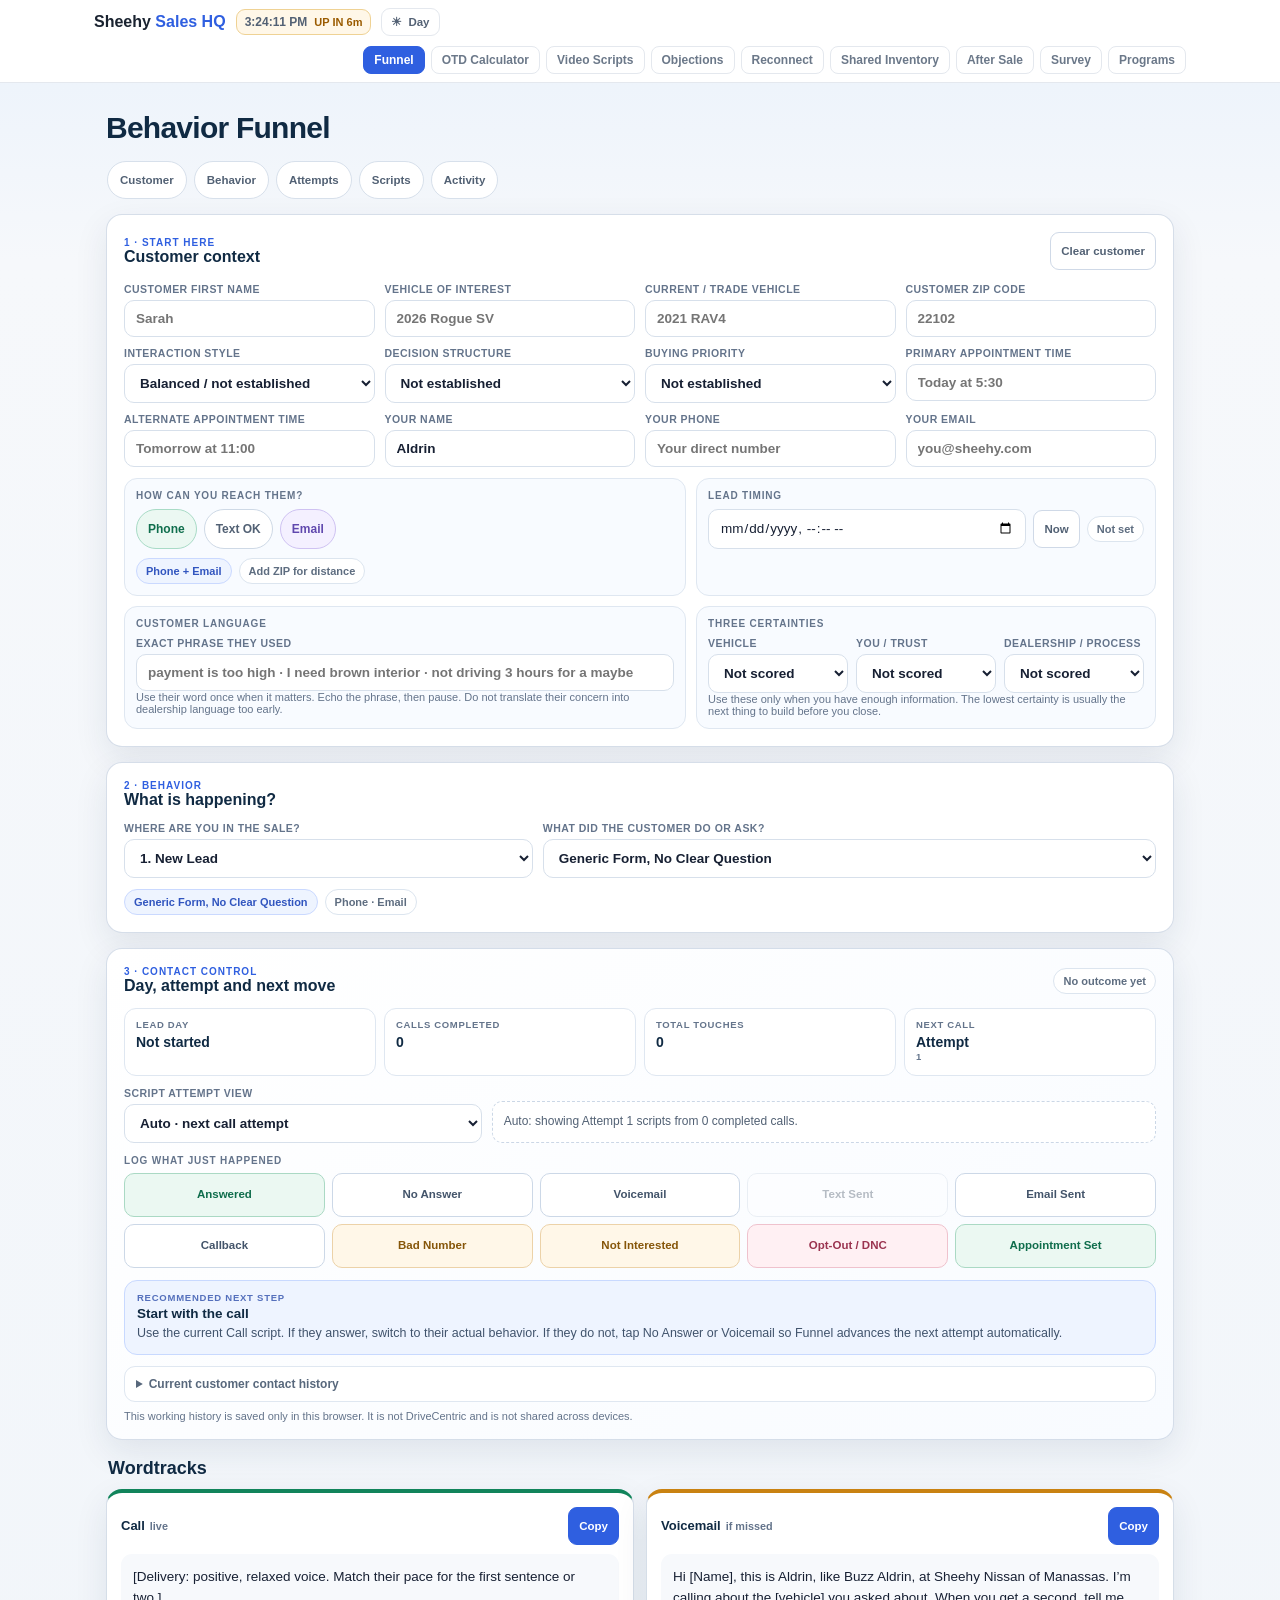
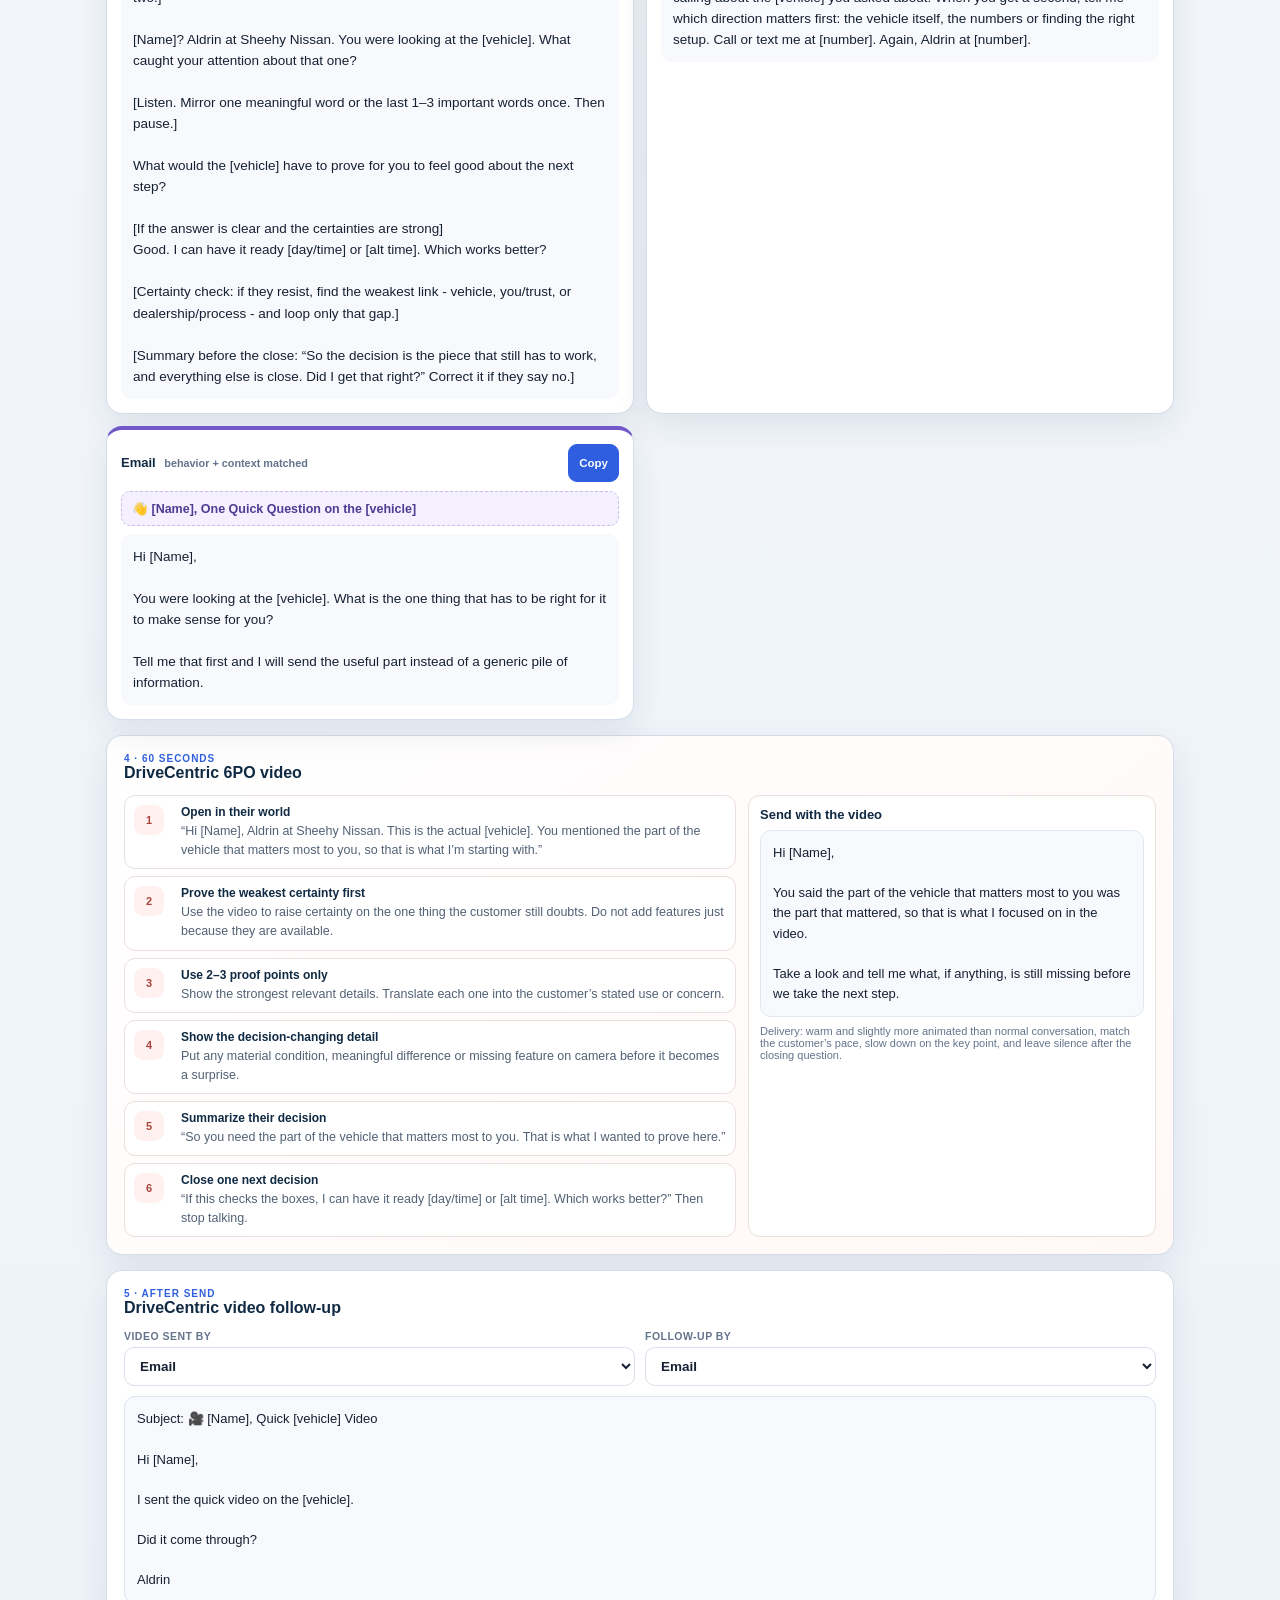
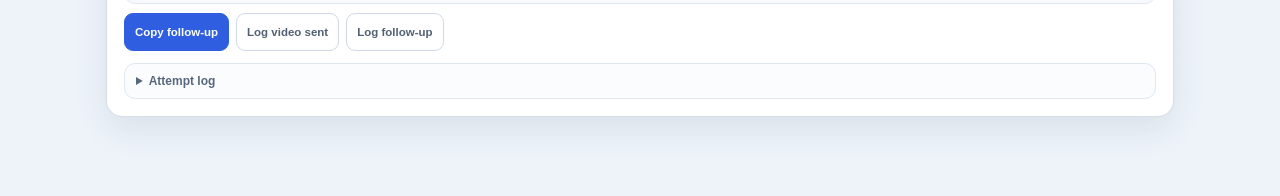
<file: index.html>
<!DOCTYPE html>
<html lang="en">
<head>
<meta charset="utf-8">
<meta name="viewport" content="width=device-width,initial-scale=1">
<title>Sheehy Sales HQ</title>
<meta http-equiv="refresh" content="0; url=funnel.html">
<script>location.replace('funnel.html');</script>
</head>
<body>
<p><a href="funnel.html">Open Funnel</a></p>
</body>
</html>
</file>
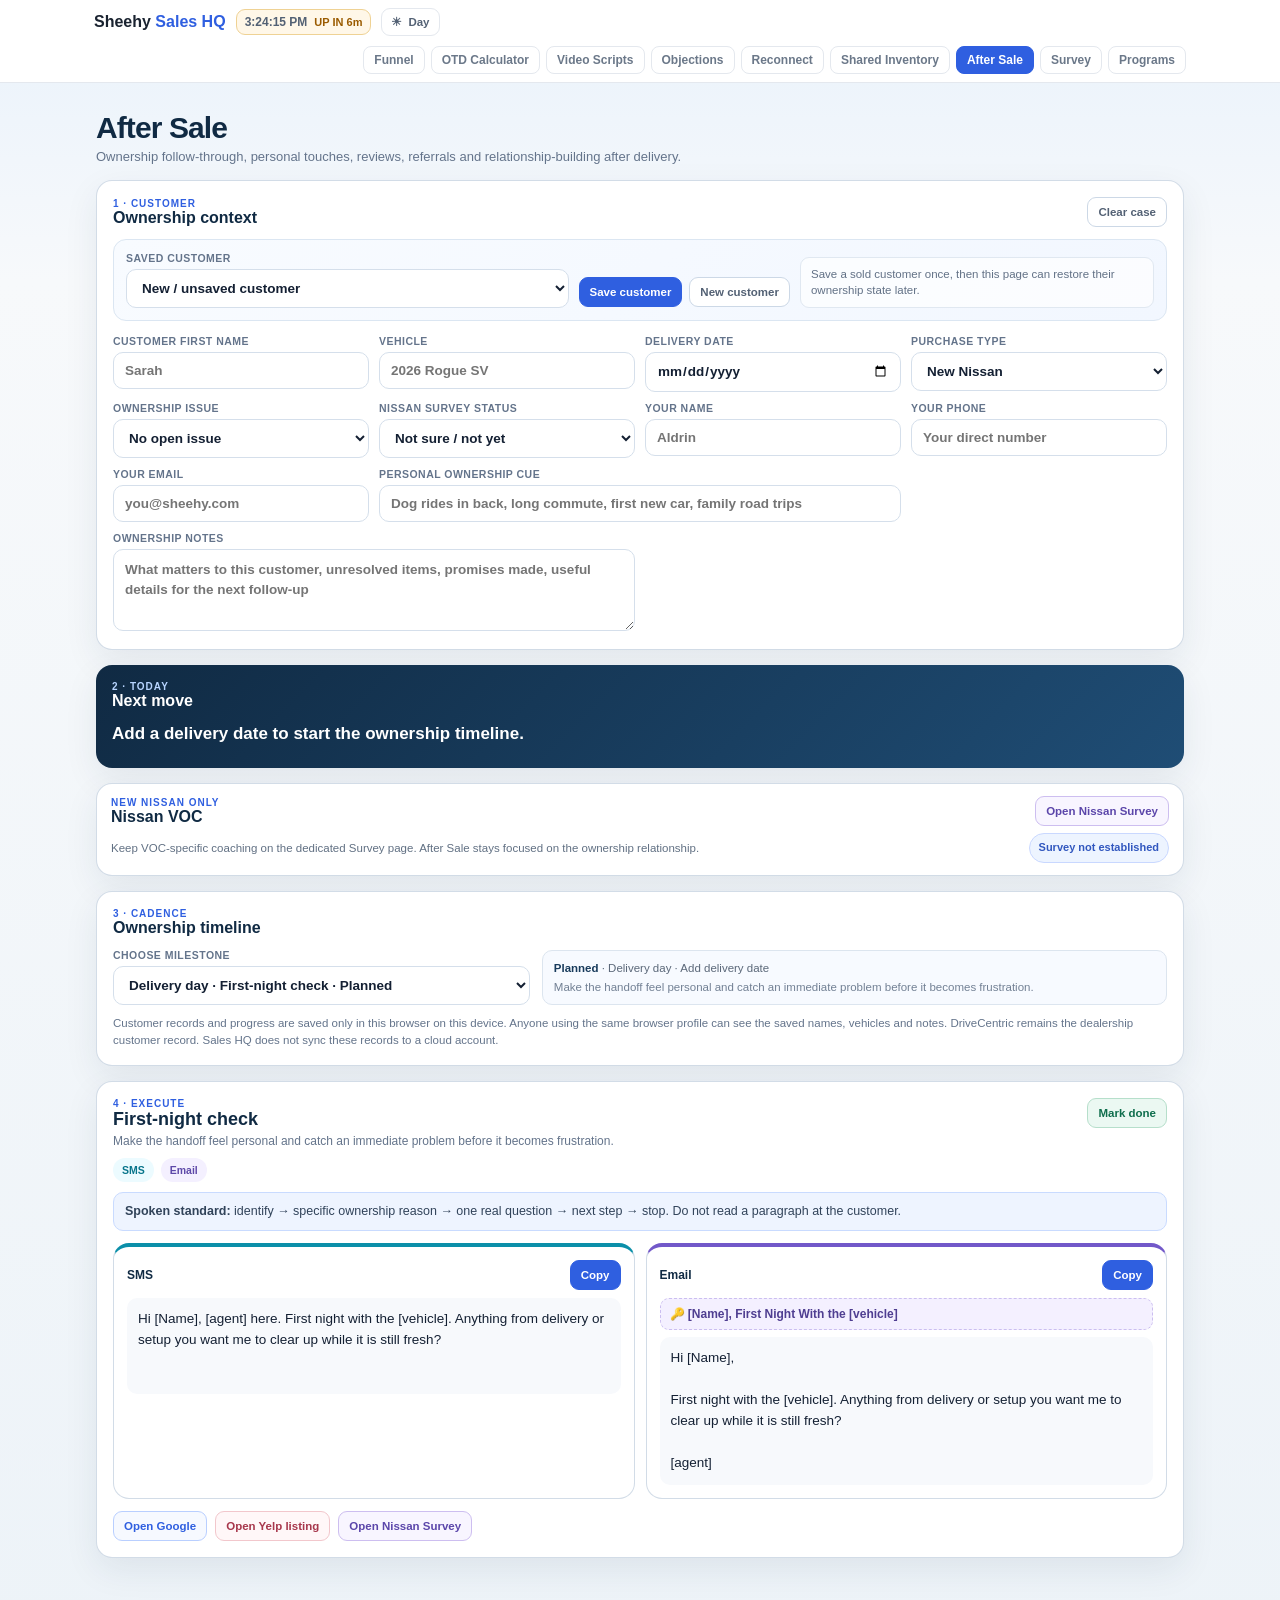
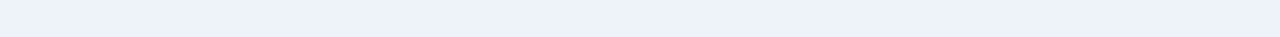
<file: after-sale.html>
<!DOCTYPE html>
<html lang="en">
<head>
<meta charset="utf-8">
<meta name="viewport" content="width=device-width,initial-scale=1">
<title>After Sale | Sheehy Sales HQ</title>
<link rel="stylesheet" href="./after-sale-ui.css">
<link rel="stylesheet" href="./after-sale-memory.css">
<script src="./nav.js" defer></script>
</head>
<body>
<div class="wrap">
  <h1>After Sale</h1>
  <p class="lede">Ownership follow-through, personal touches, reviews, referrals and relationship-building after delivery.</p>

  <section class="panel">
    <div class="panel-title"><div><div class="kicker">1 · Customer</div><h2>Ownership context</h2></div><button class="mini-btn" id="clearCase" type="button">Clear case</button></div>

    <div class="memory-bar">
      <label>Saved customer<select id="savedCustomer"><option value="">New / unsaved customer</option></select></label>
      <div class="memory-actions">
        <button class="mini-btn primary" id="saveCustomerRecord" type="button">Save customer</button>
        <button class="mini-btn" id="newCustomerRecord" type="button">New customer</button>
      </div>
      <div class="memory-status" id="memoryStatus">Save a sold customer once, then this page can restore their ownership state later.</div>
    </div>

    <div class="grid">
      <label>Customer first name<input data-f="name" autocomplete="off" placeholder="Sarah"></label>
      <label>Vehicle<input data-f="vehicle" autocomplete="off" placeholder="2026 Rogue SV"></label>
      <label>Delivery date<input type="date" id="deliveryDate"></label>
      <label>Purchase type<select id="purchaseType"><option value="new-nissan">New Nissan</option><option value="other">Used / non-Nissan</option></select></label>
      <label>Ownership issue<select id="issueState"><option value="clear">No open issue</option><option value="open">Open issue</option><option value="resolved">Issue resolved</option></select></label>
      <label>Nissan survey status<select id="surveyState"><option value="unknown">Not sure / not yet</option><option value="arrived">Survey received</option><option value="completed">Survey completed</option></select></label>
      <label>Your name<input data-f="agent" autocomplete="off" placeholder="Aldrin"></label>
      <label>Your phone<input data-f="number" autocomplete="off" placeholder="Your direct number"></label>
      <label>Your email<input data-f="email" autocomplete="off" placeholder="you@sheehy.com"></label>
      <label style="grid-column:span 2">Personal ownership cue<input id="personalCue" autocomplete="off" placeholder="Dog rides in back, long commute, first new car, family road trips"></label>
      <label style="grid-column:span 2">Ownership notes<textarea id="ownershipNotes" rows="3" placeholder="What matters to this customer, unresolved items, promises made, useful details for the next follow-up"></textarea></label>
    </div>
  </section>

  <section class="panel now-panel">
    <div class="panel-title"><div><div class="kicker">2 · Today</div><h2>Next move</h2></div></div>
    <div class="now-grid">
      <div><div class="now-copy" id="nextMove">Add a delivery date to start the ownership timeline.</div><div class="now-sub" id="nextSub"></div></div>
      <div class="now-meta" id="nowMeta"></div>
    </div>
  </section>

  <section class="panel voc-mini" id="kpiPanel">
    <div class="panel-title"><div><div class="kicker">New Nissan only</div><h2>Nissan VOC</h2></div><a class="link-btn survey" href="survey.html">Open Nissan Survey</a></div>
    <div class="voc-mini-row"><span>Keep VOC-specific coaching on the dedicated Survey page. After Sale stays focused on the ownership relationship.</span><span id="surveyBadge" class="pill blue">Survey not established</span></div>
  </section>

  <section class="panel">
    <div class="panel-title"><div><div class="kicker">3 · Cadence</div><h2>Ownership timeline</h2></div></div>
    <div class="issue-banner" id="issueBanner">There is an open ownership issue. Recovery stays ahead of referral and gift asks. Google review requests remain on the same neutral cadence and are never conditioned on resolution or rating.</div>
    <div class="timeline-select-wrap">
      <label>Choose milestone<select id="milestoneSelect"><option value="">Loading timeline…</option></select></label>
      <div class="timeline-meta" id="milestoneMeta">Add a delivery date to generate the cadence.</div>
    </div>
    <div class="timeline timeline-source" id="timeline" aria-hidden="true"></div>
    <div class="note">Customer records and progress are saved only in this browser on this device. Anyone using the same browser profile can see the saved names, vehicles and notes. DriveCentric remains the dealership customer record. Sales HQ does not sync these records to a cloud account.</div>
  </section>

  <section class="panel" id="workspace">
    <div class="workspace-title"><div><div class="kicker">4 · Execute</div><h2 id="workTitle">Select a milestone</h2><p id="workGoal"></p></div><button class="mini-btn done" id="markDone" type="button">Mark done</button></div>
    <div class="channel-row" id="channelRow"></div>
    <div class="scripts" id="scripts"></div>
    <div class="quick-links" id="quickLinks">
      <a class="link-btn google" href="https://maps.app.goo.gl/5cVXhw1VefmqZtwW6" target="_blank" rel="noopener">Open Google</a>
      <a class="link-btn yelp" href="https://www.yelp.com/biz/sheehy-nissan-of-manassas-manassas-2" target="_blank" rel="noopener">Open Yelp listing</a>
      <a class="link-btn survey" href="survey.html">Open Nissan Survey</a>
    </div>
  </section>
</div>
<script src="./after-sale.js"></script>
<script src="./after-sale-memory.js"></script>
</body>
</html>
</file>
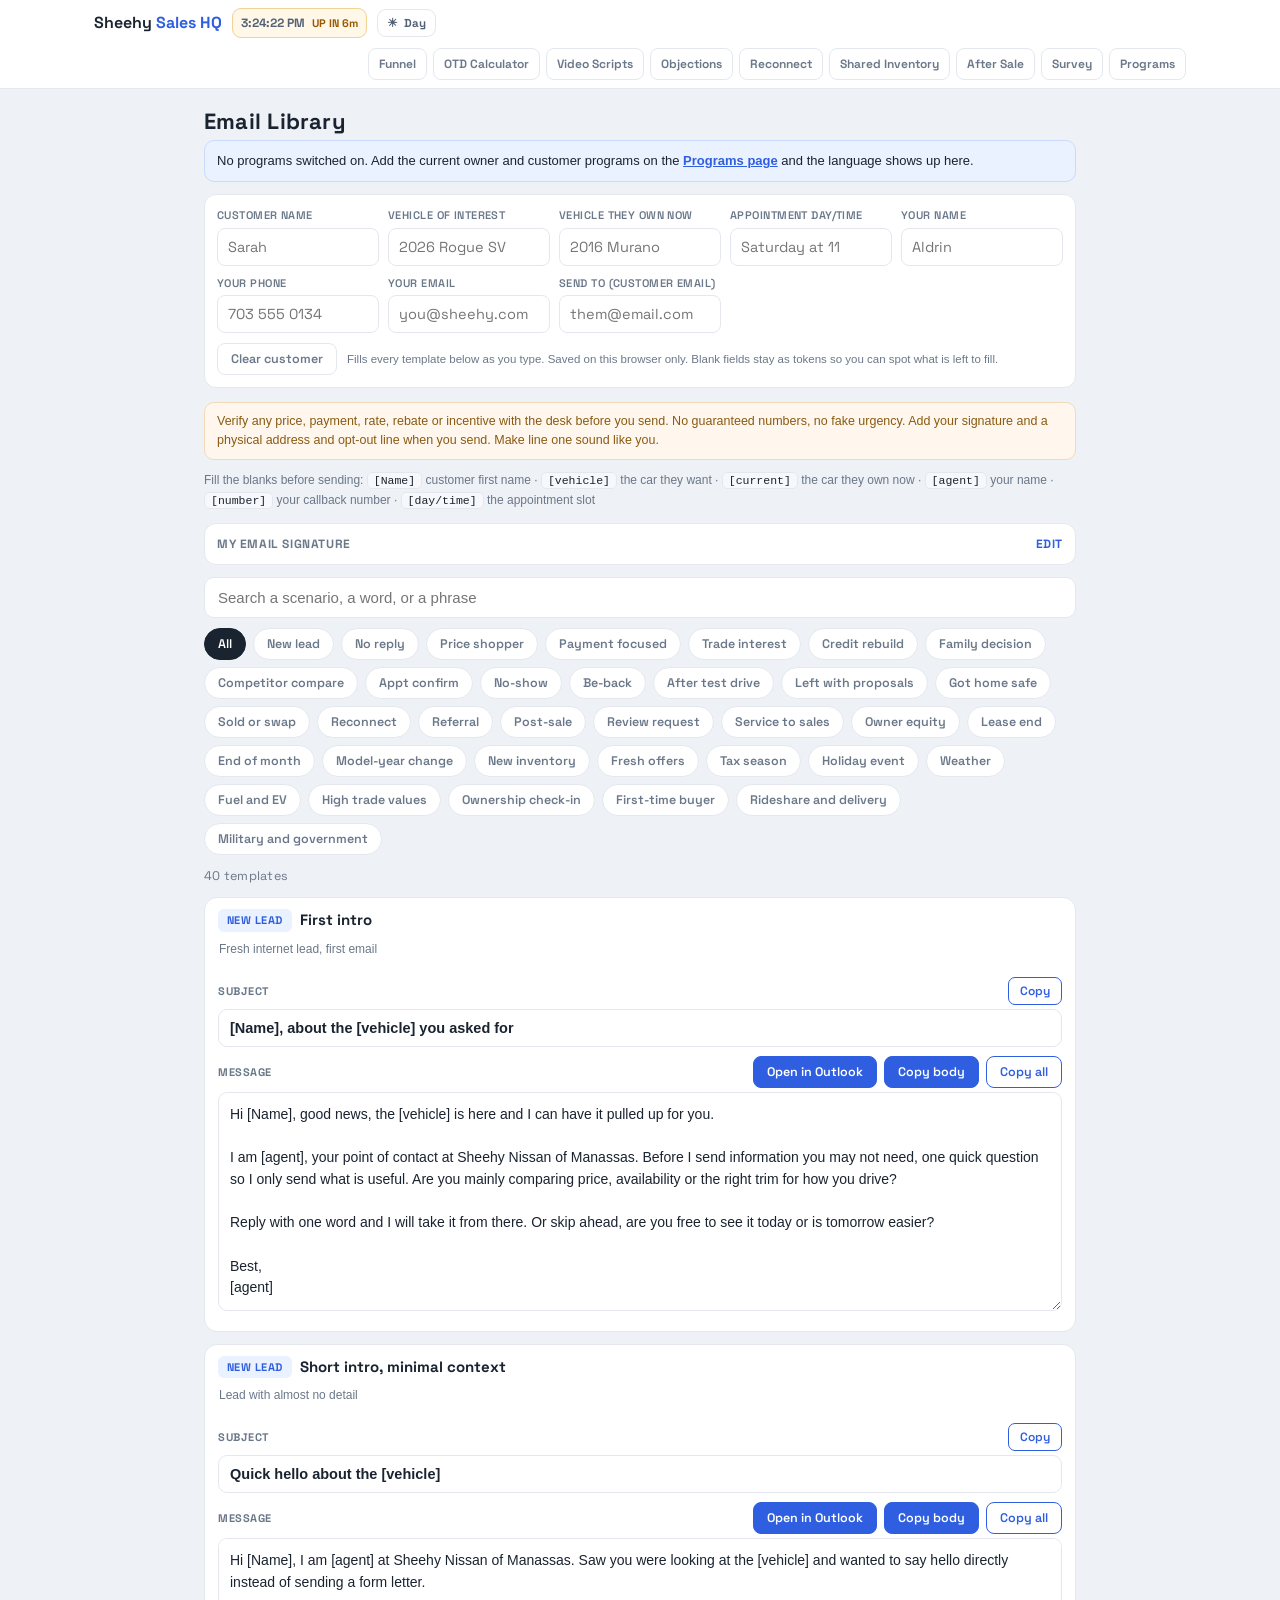
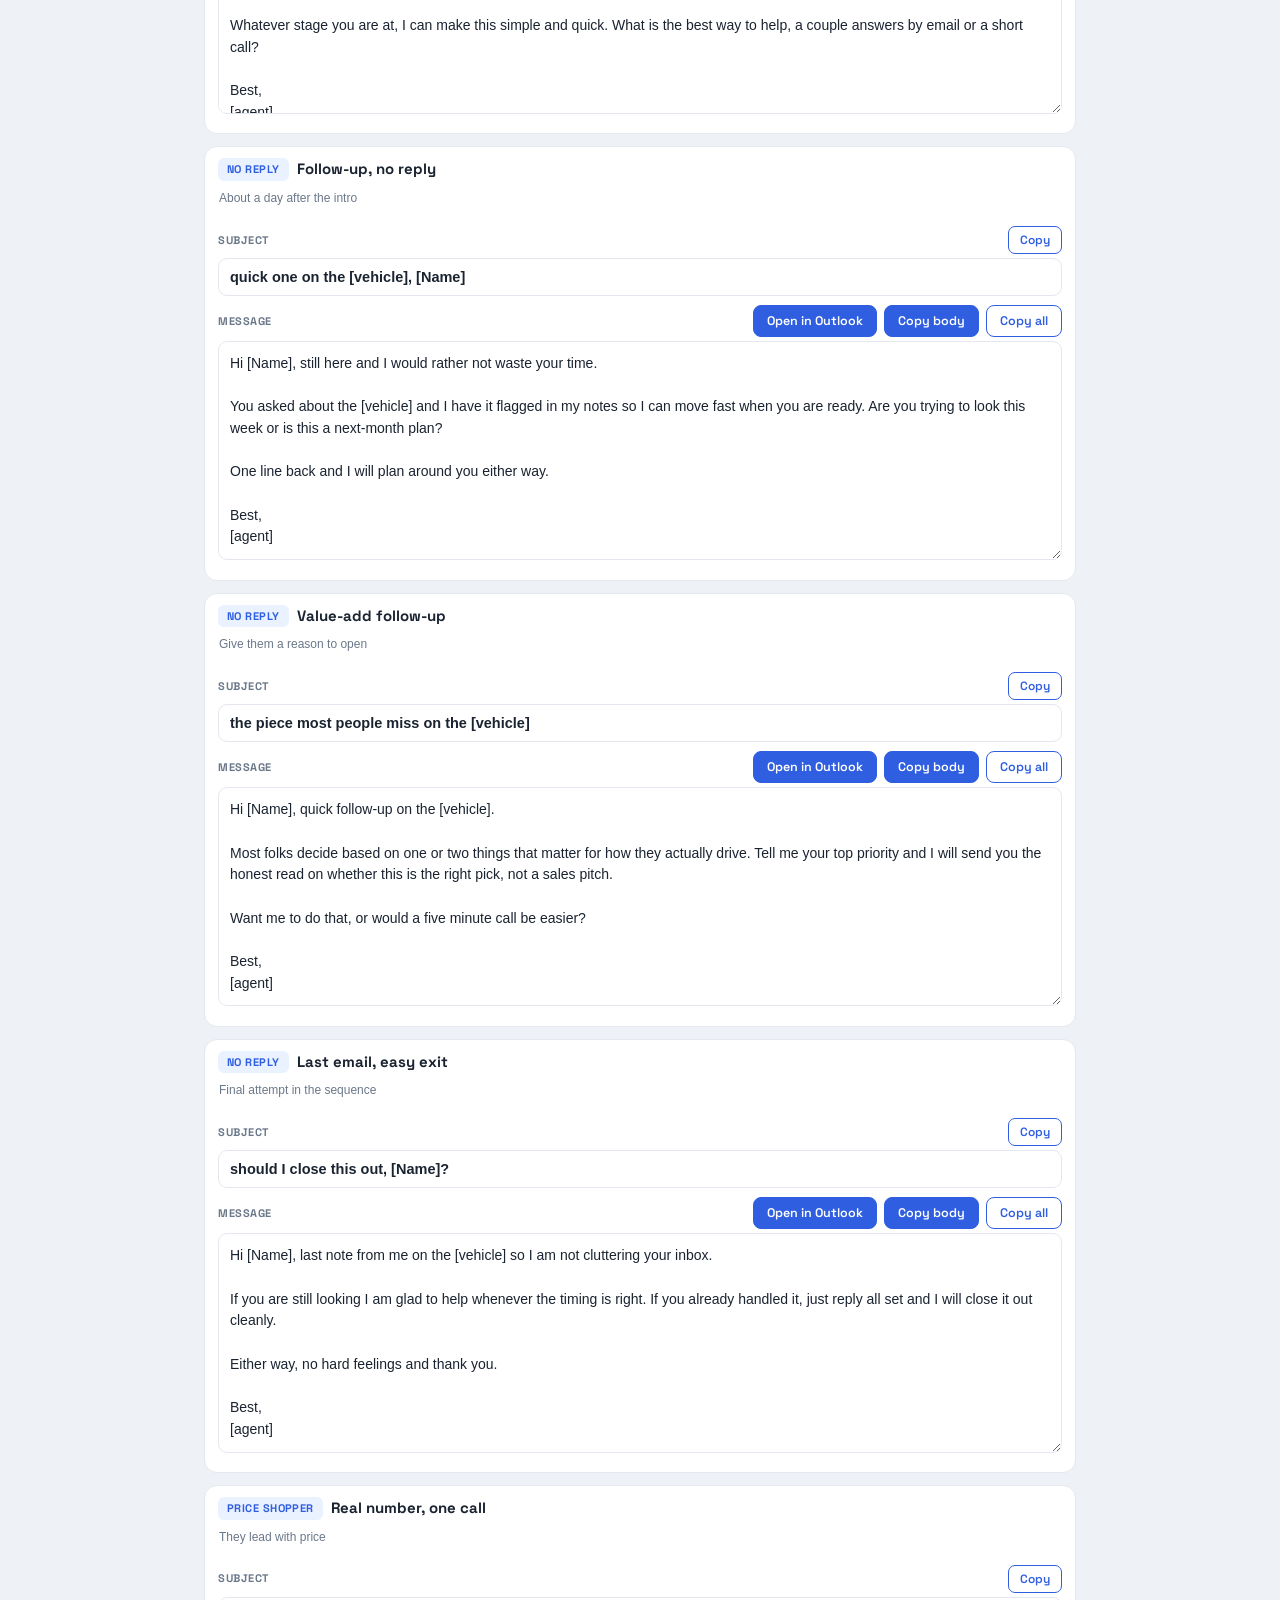
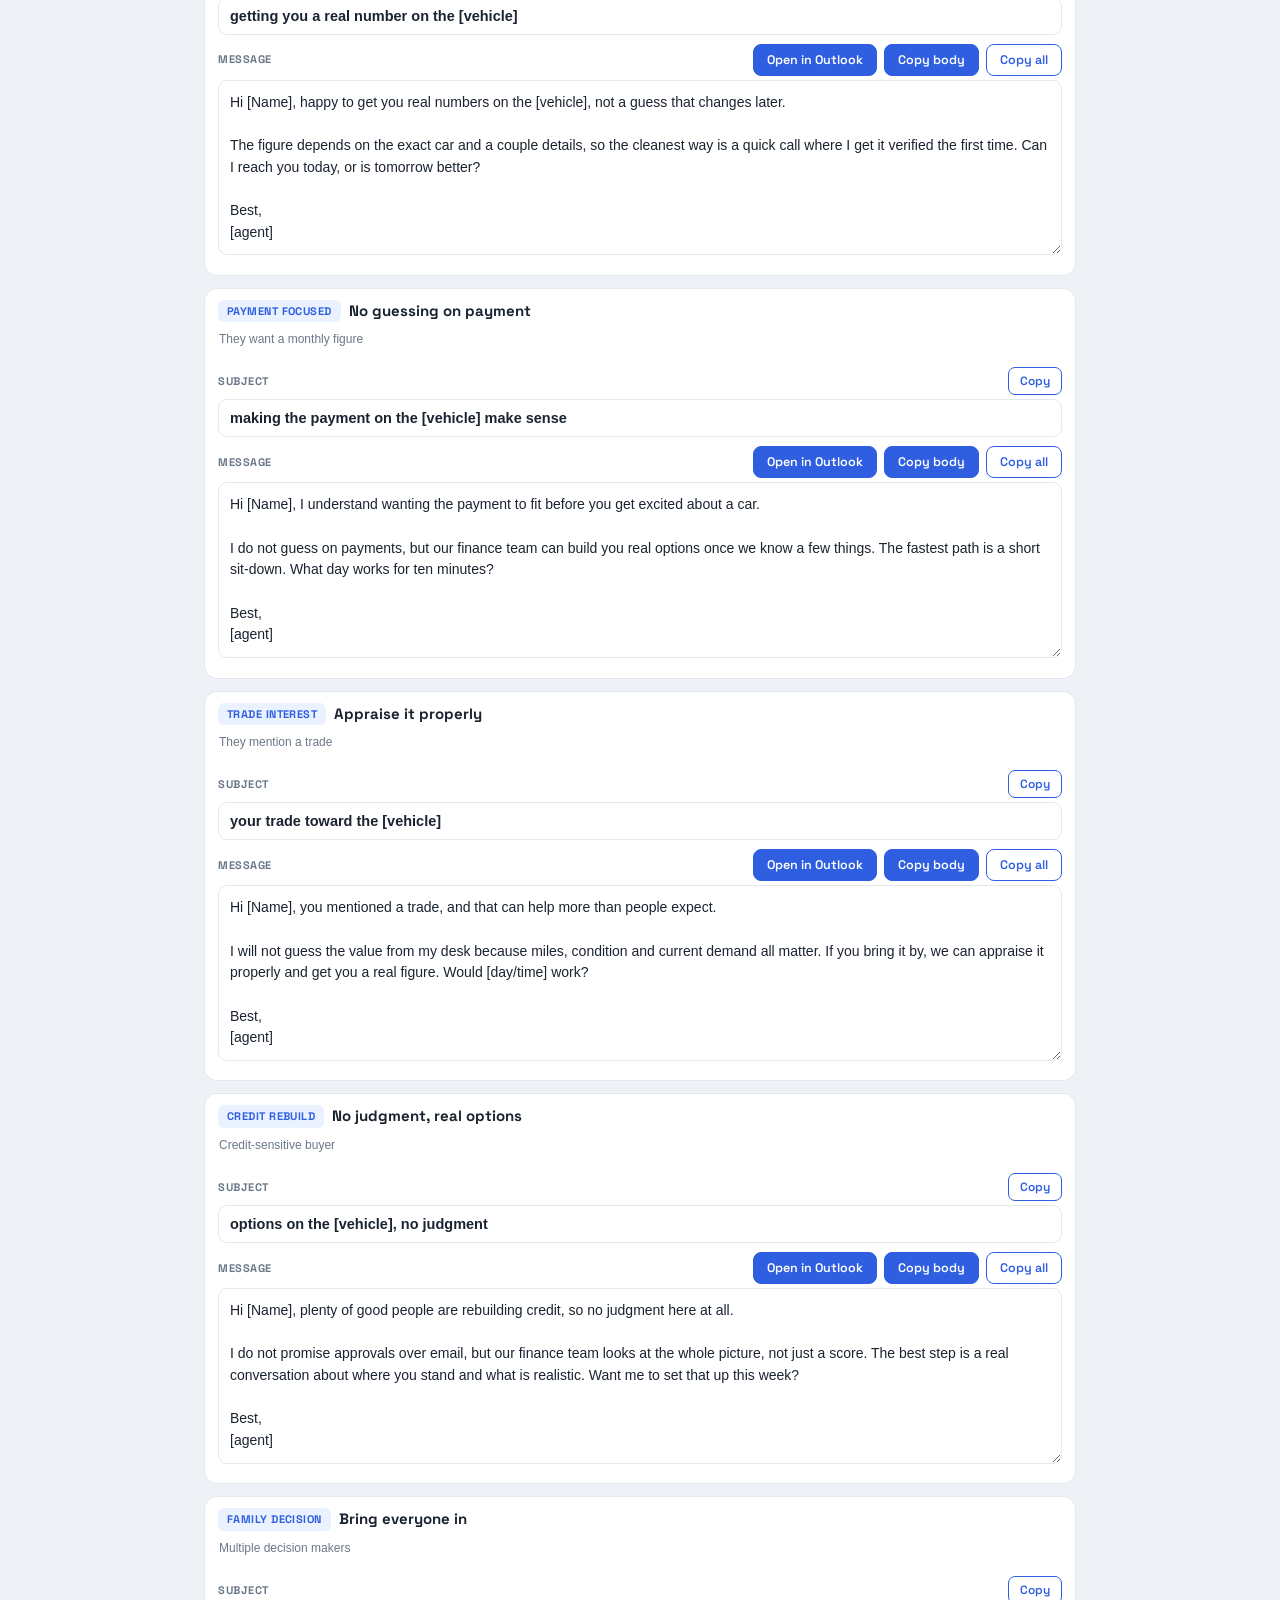
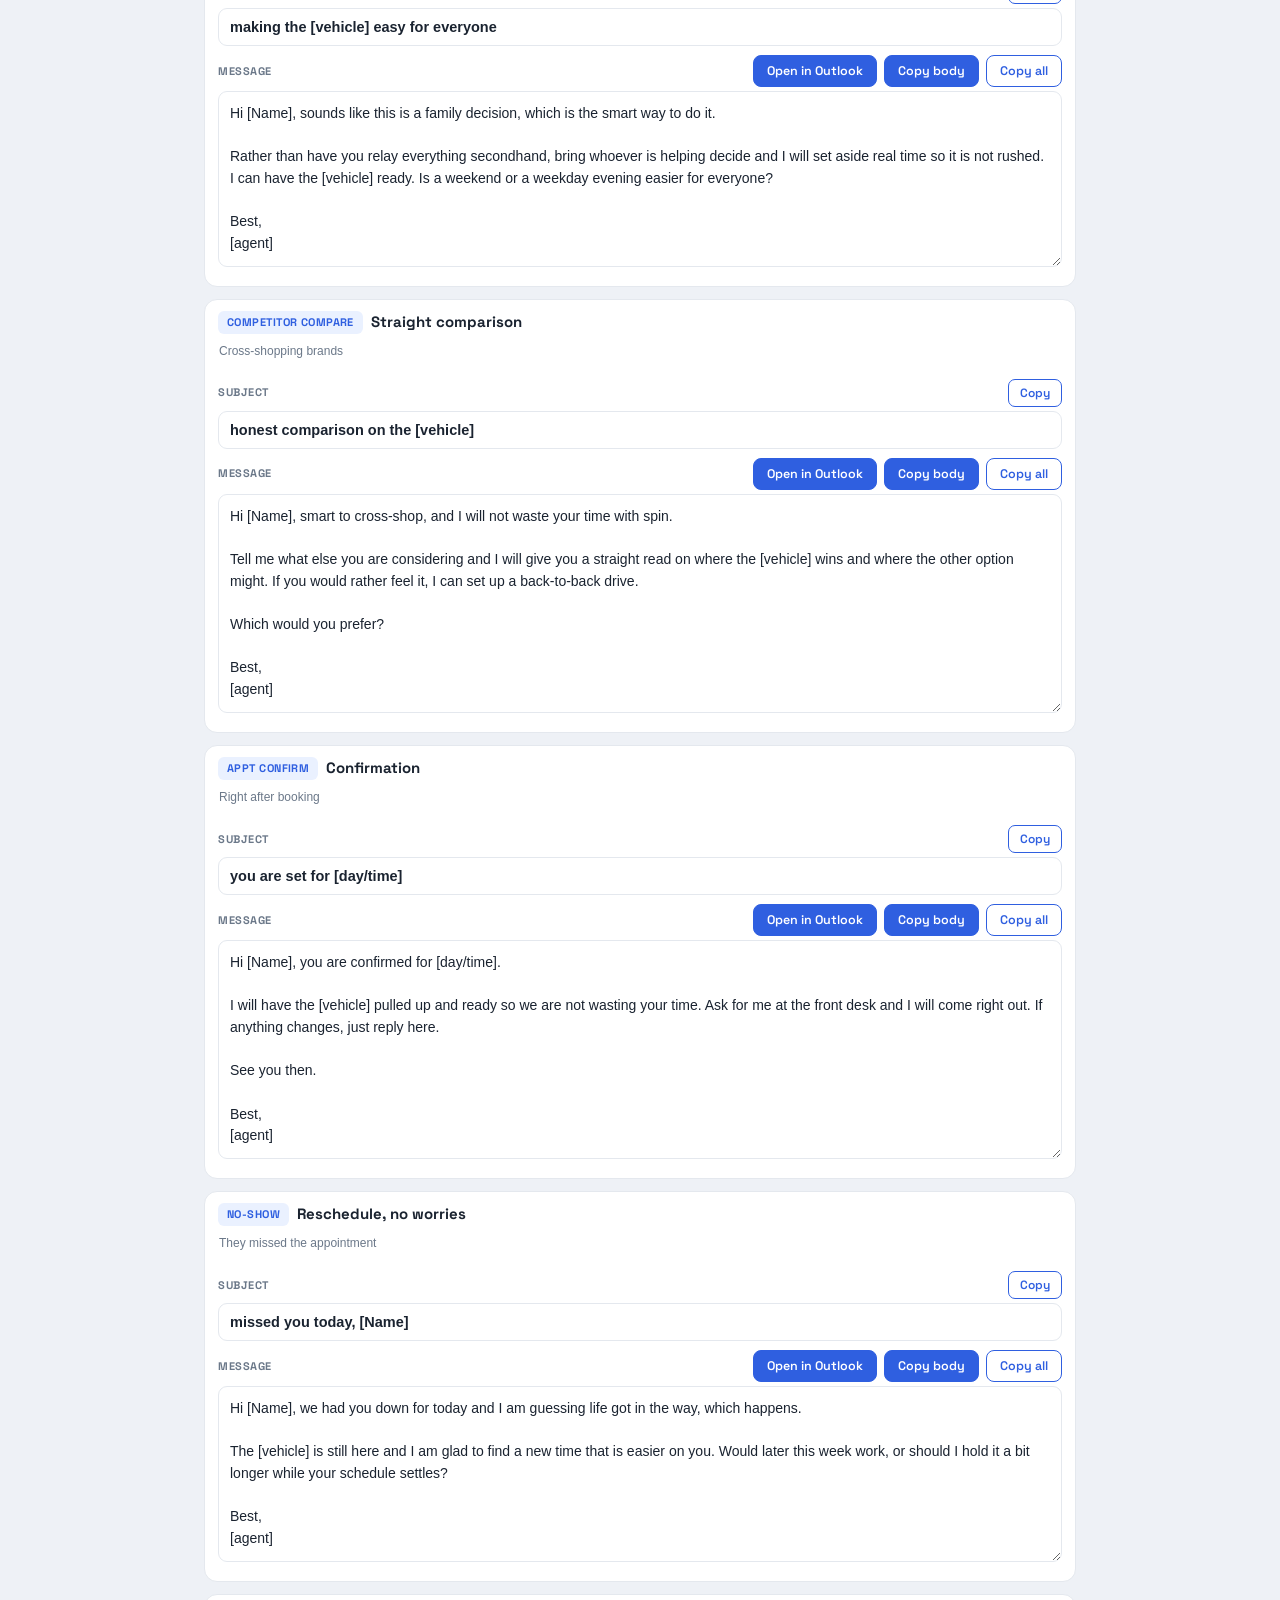
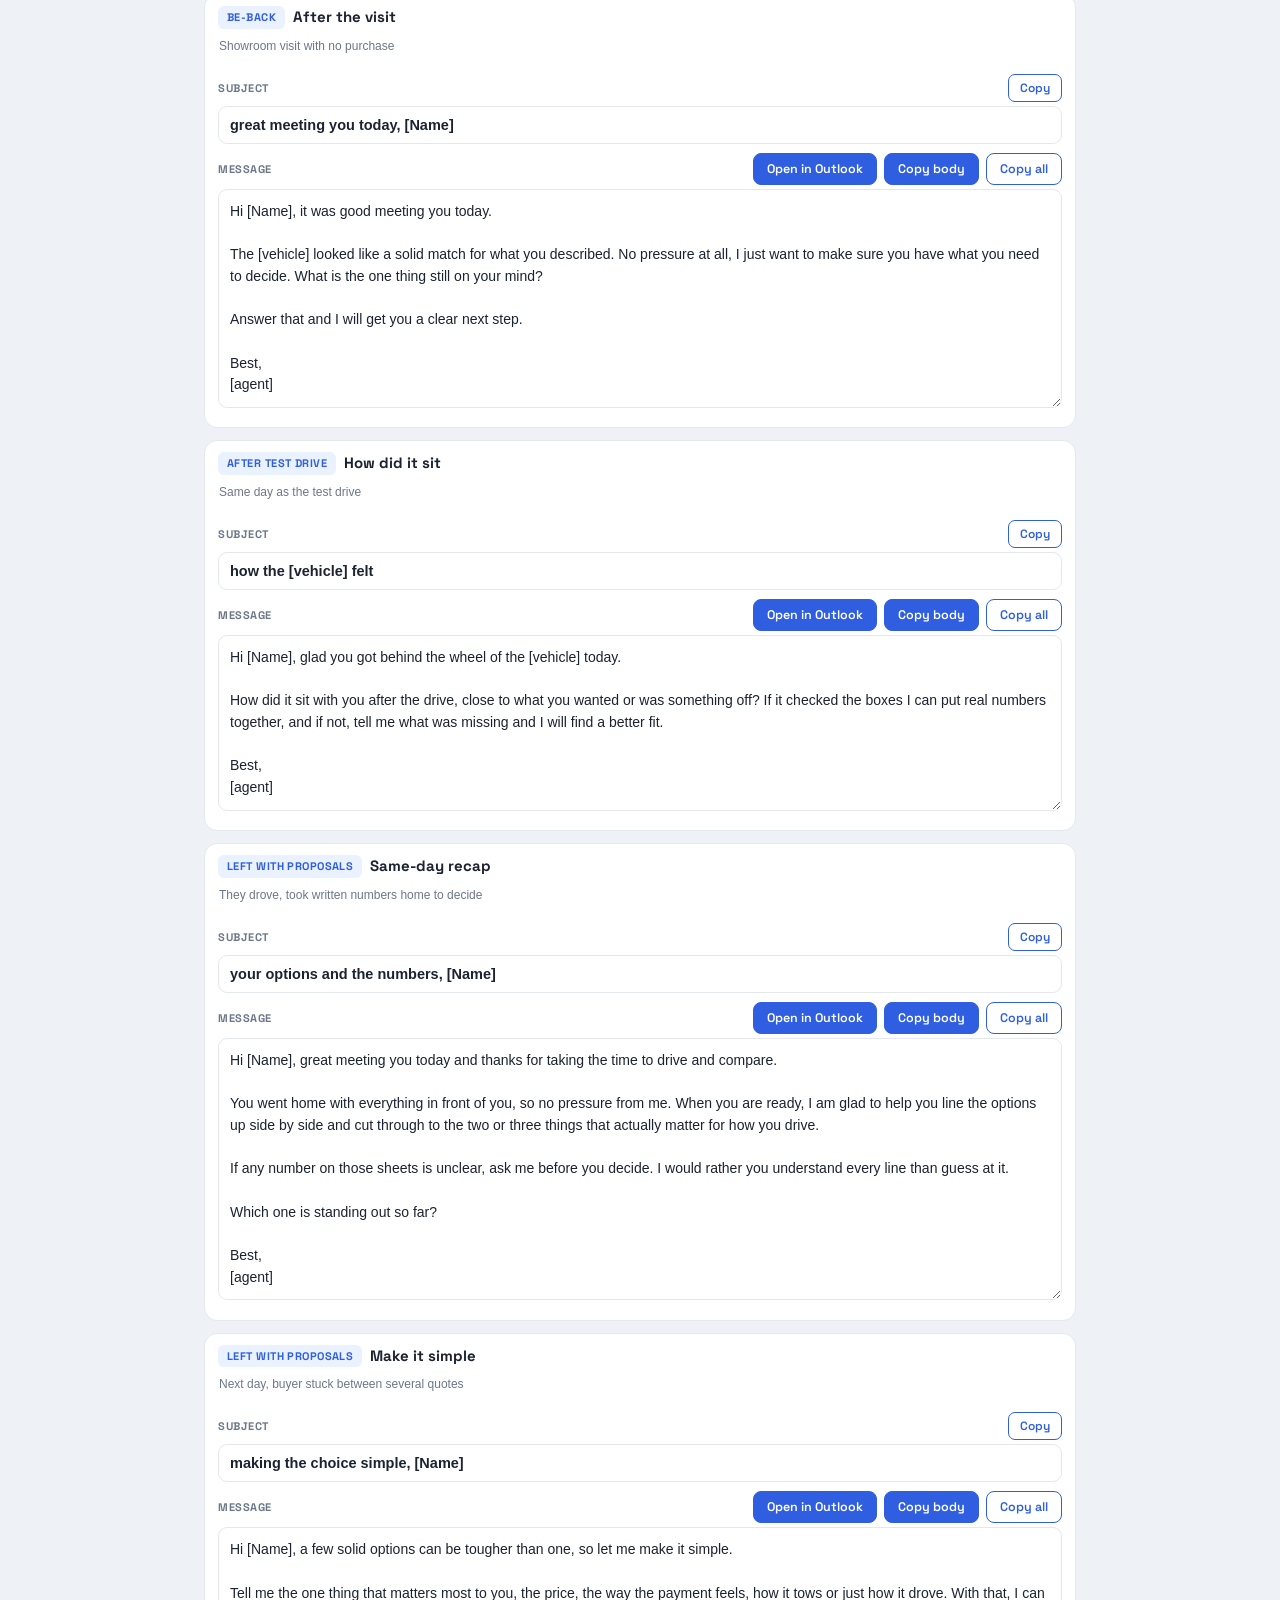
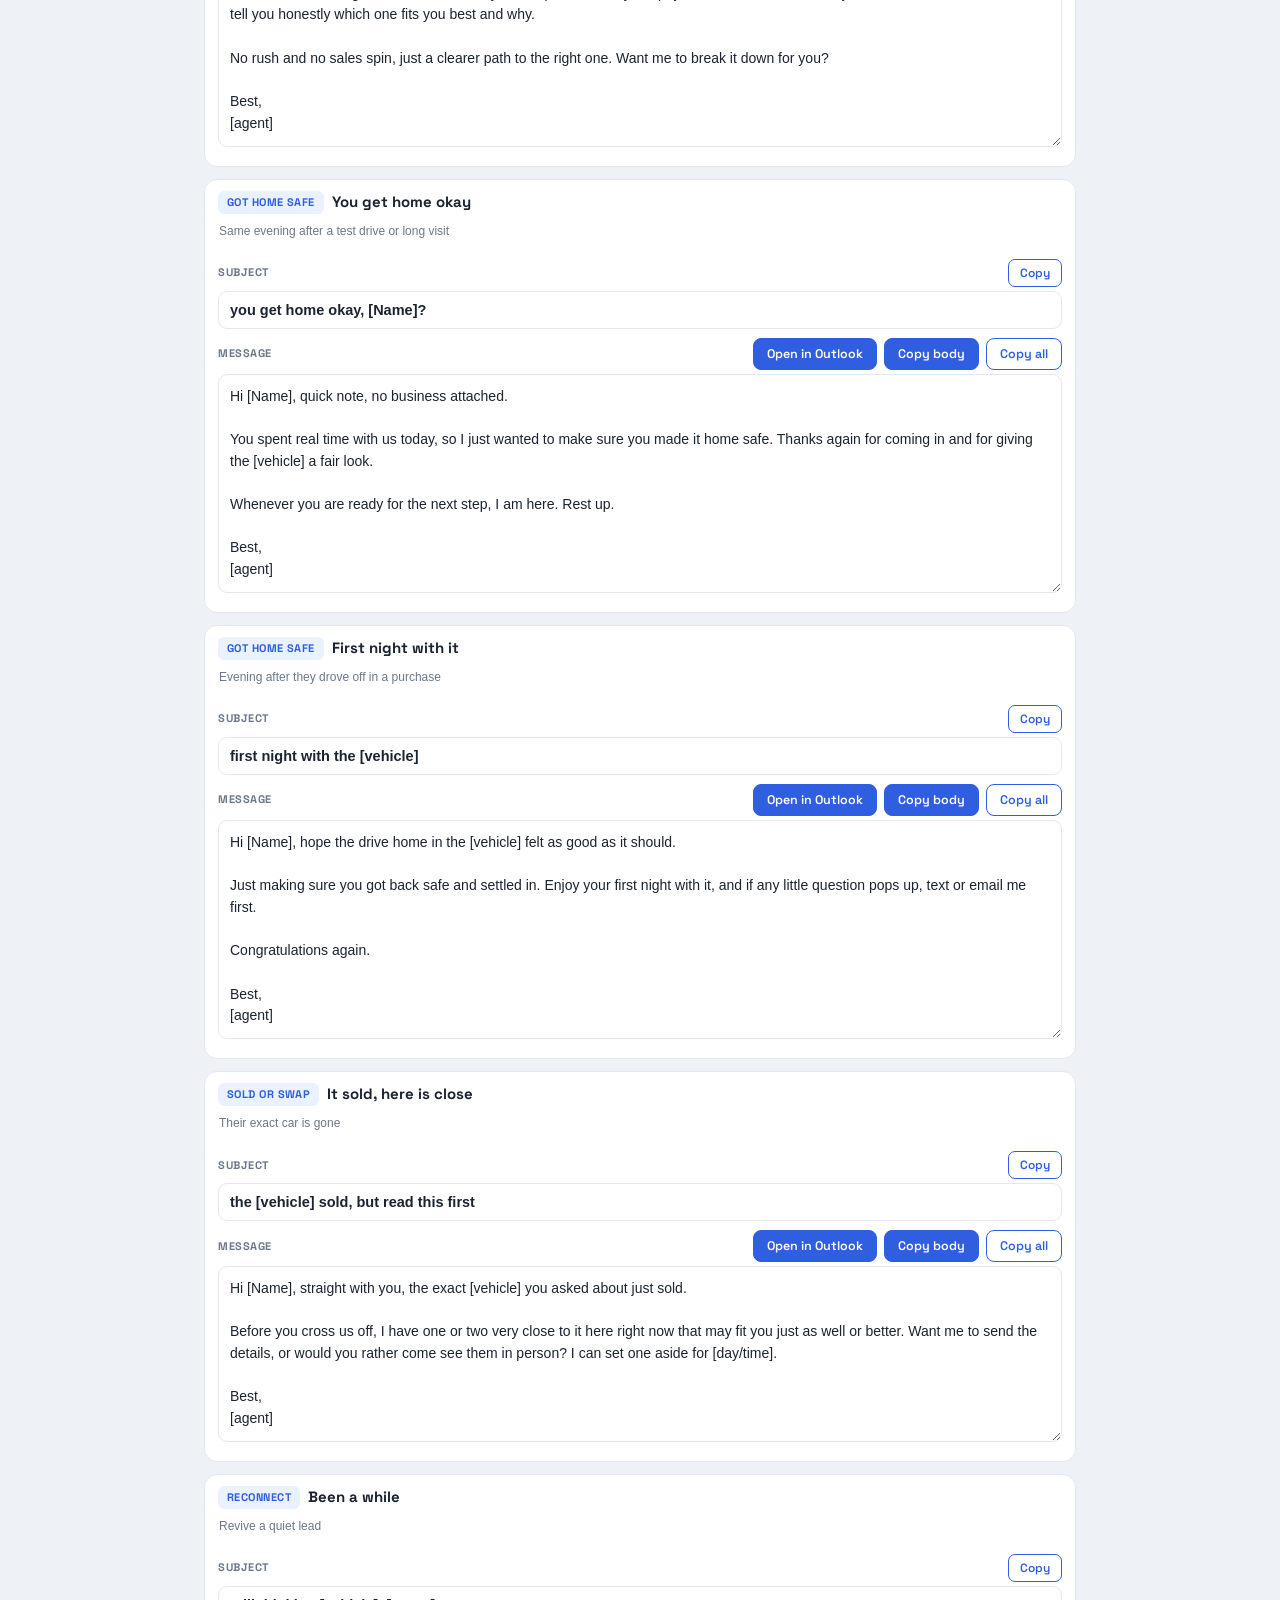
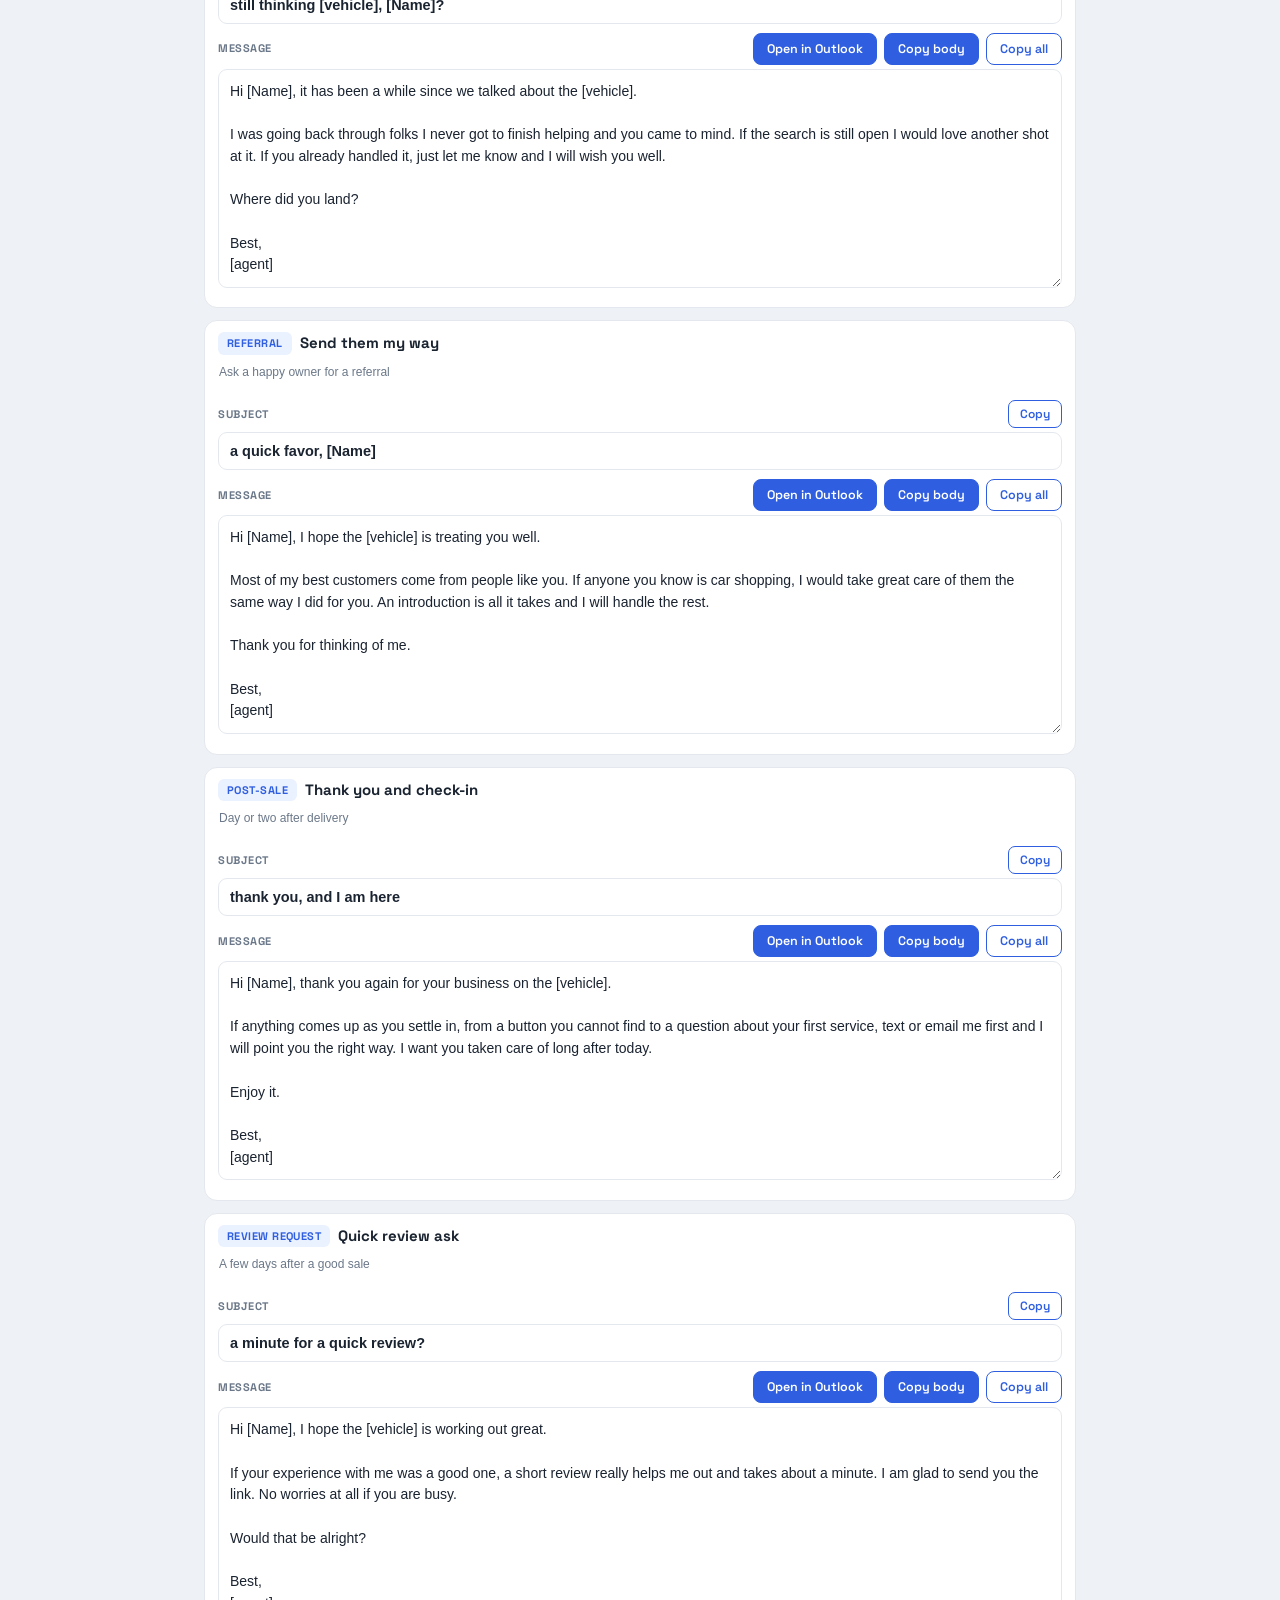
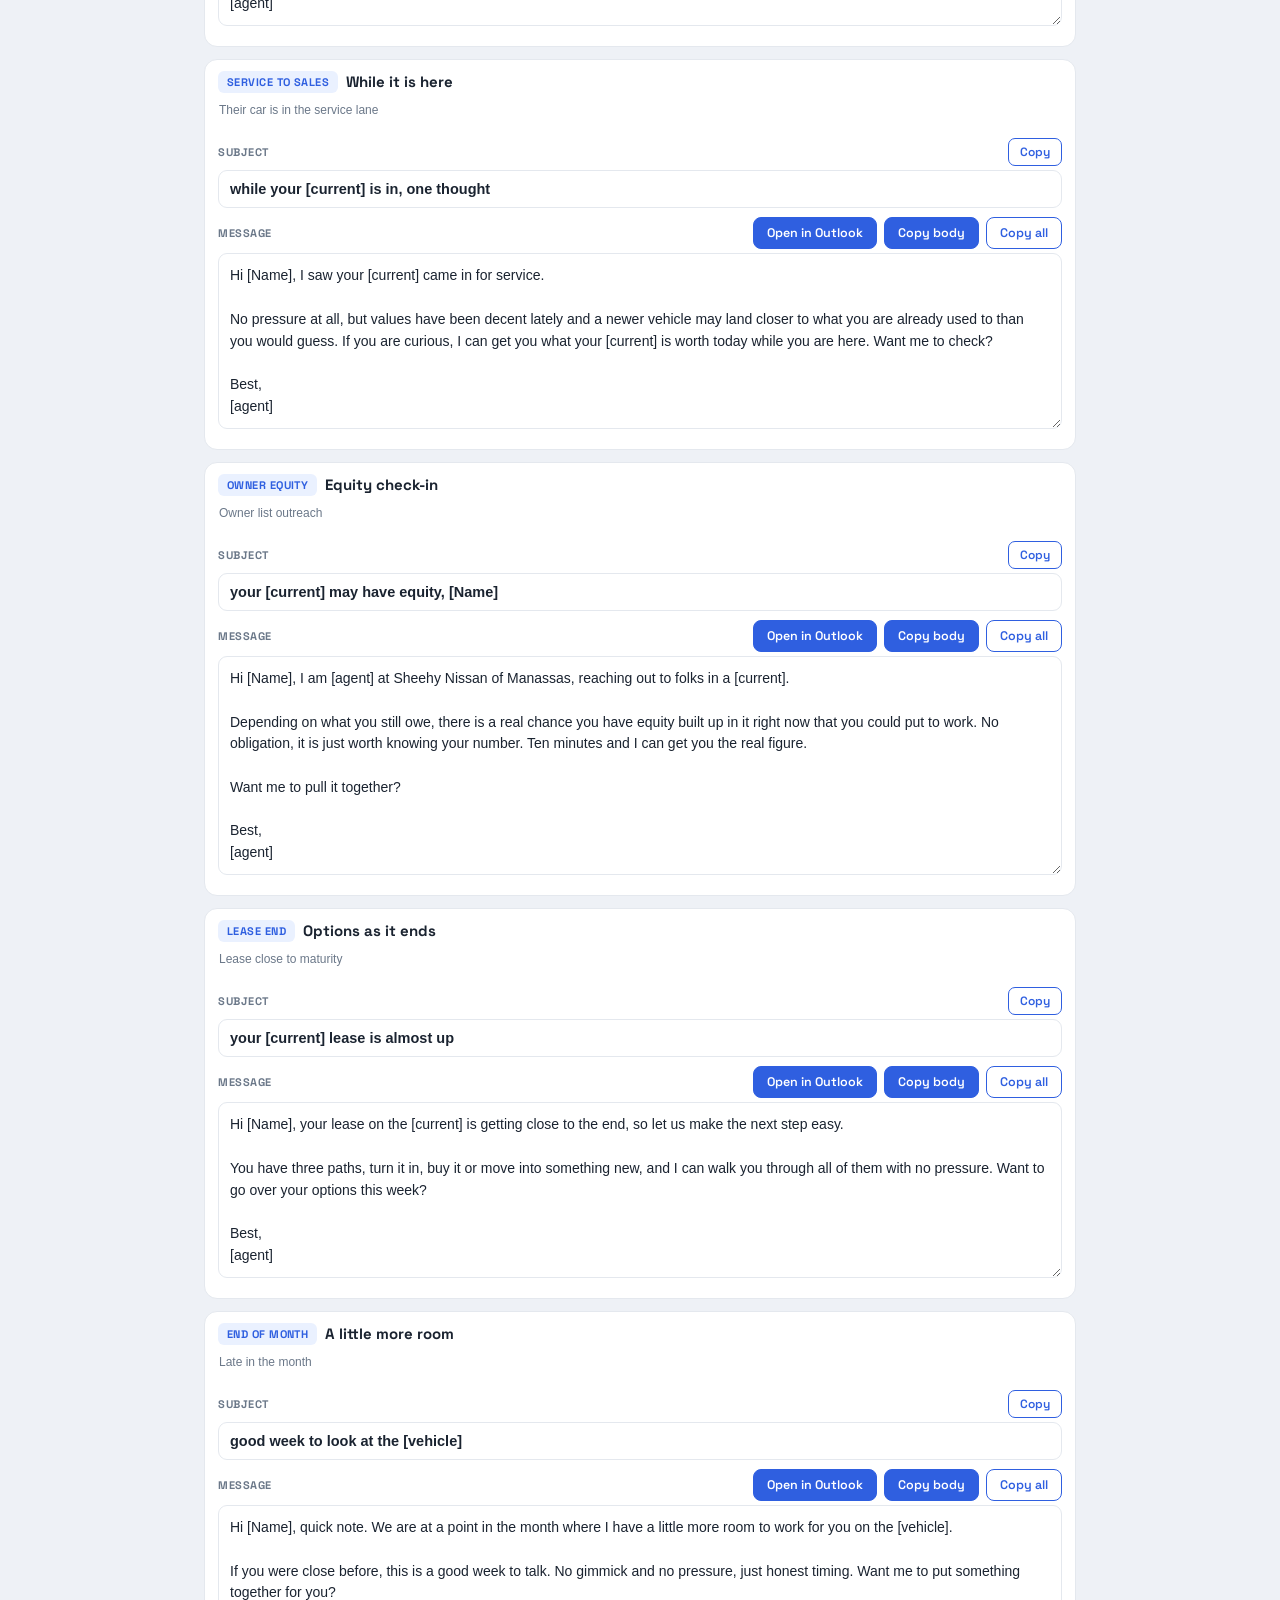
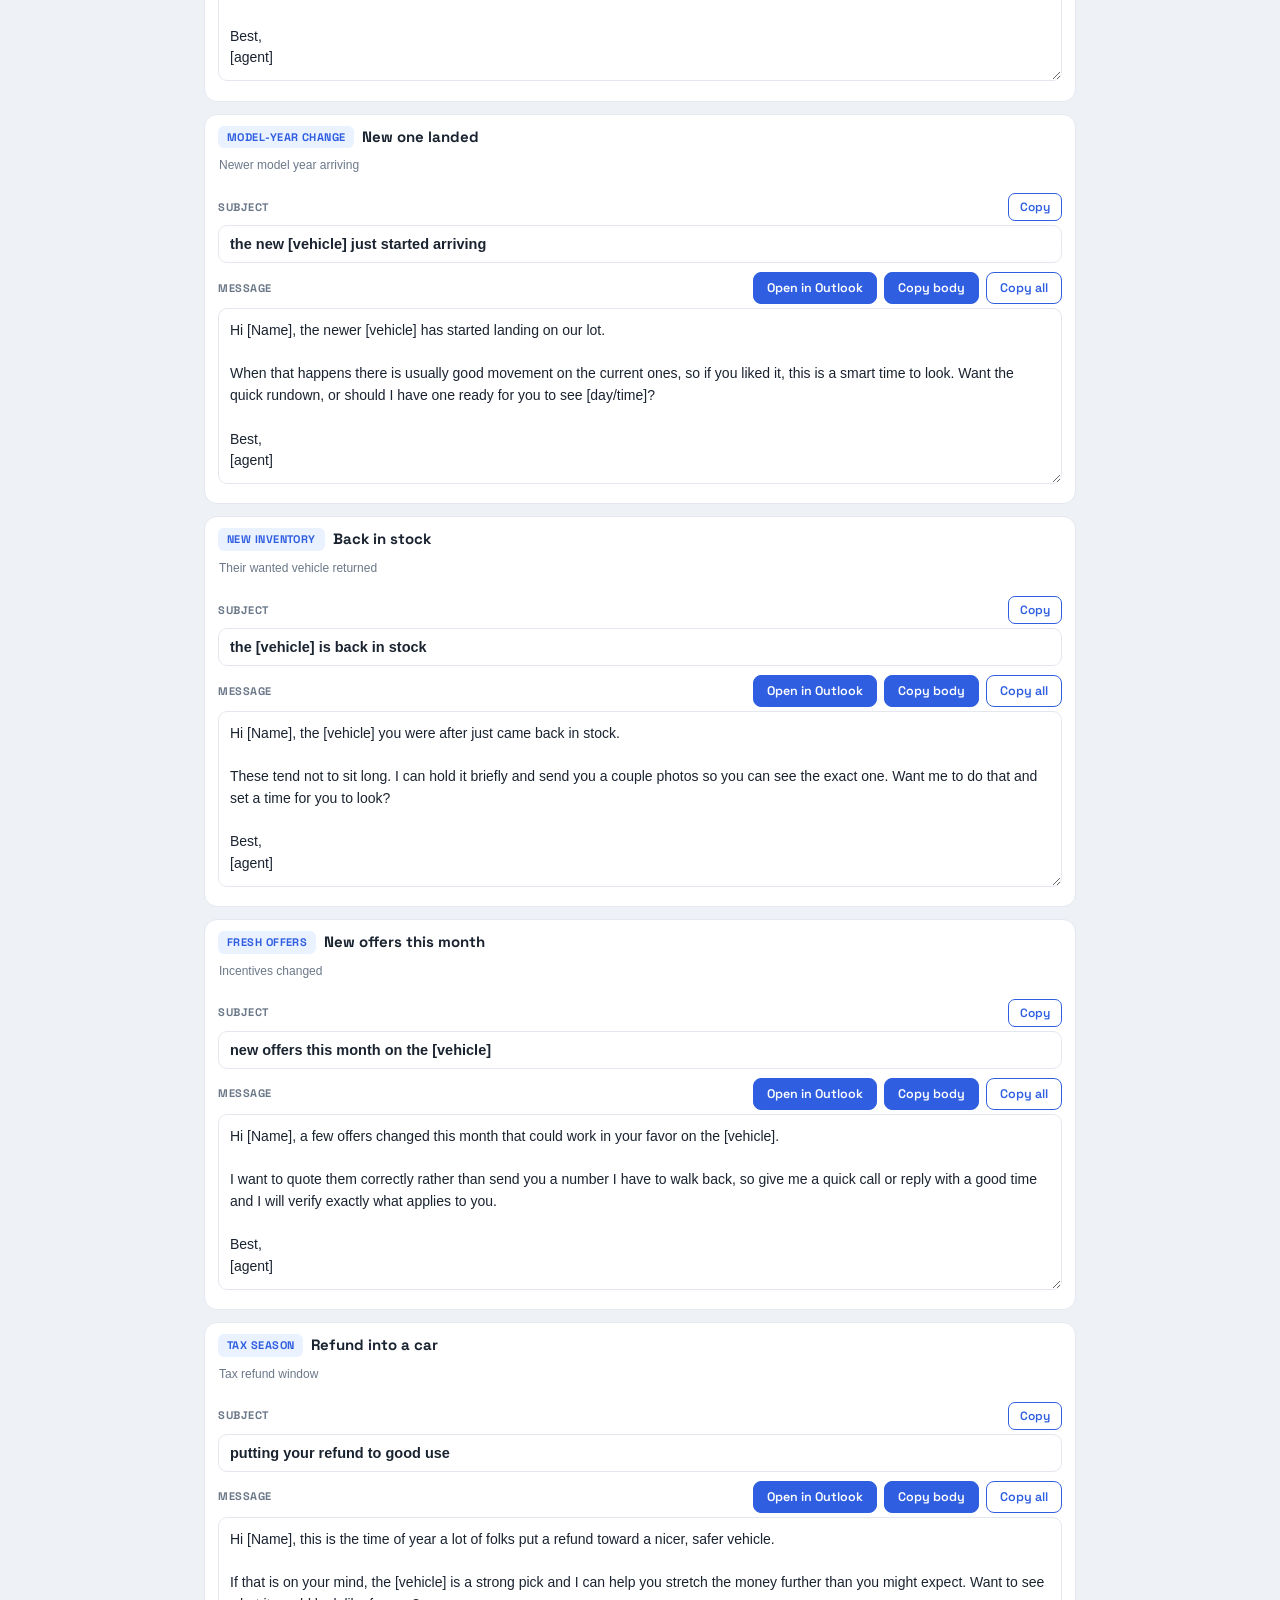
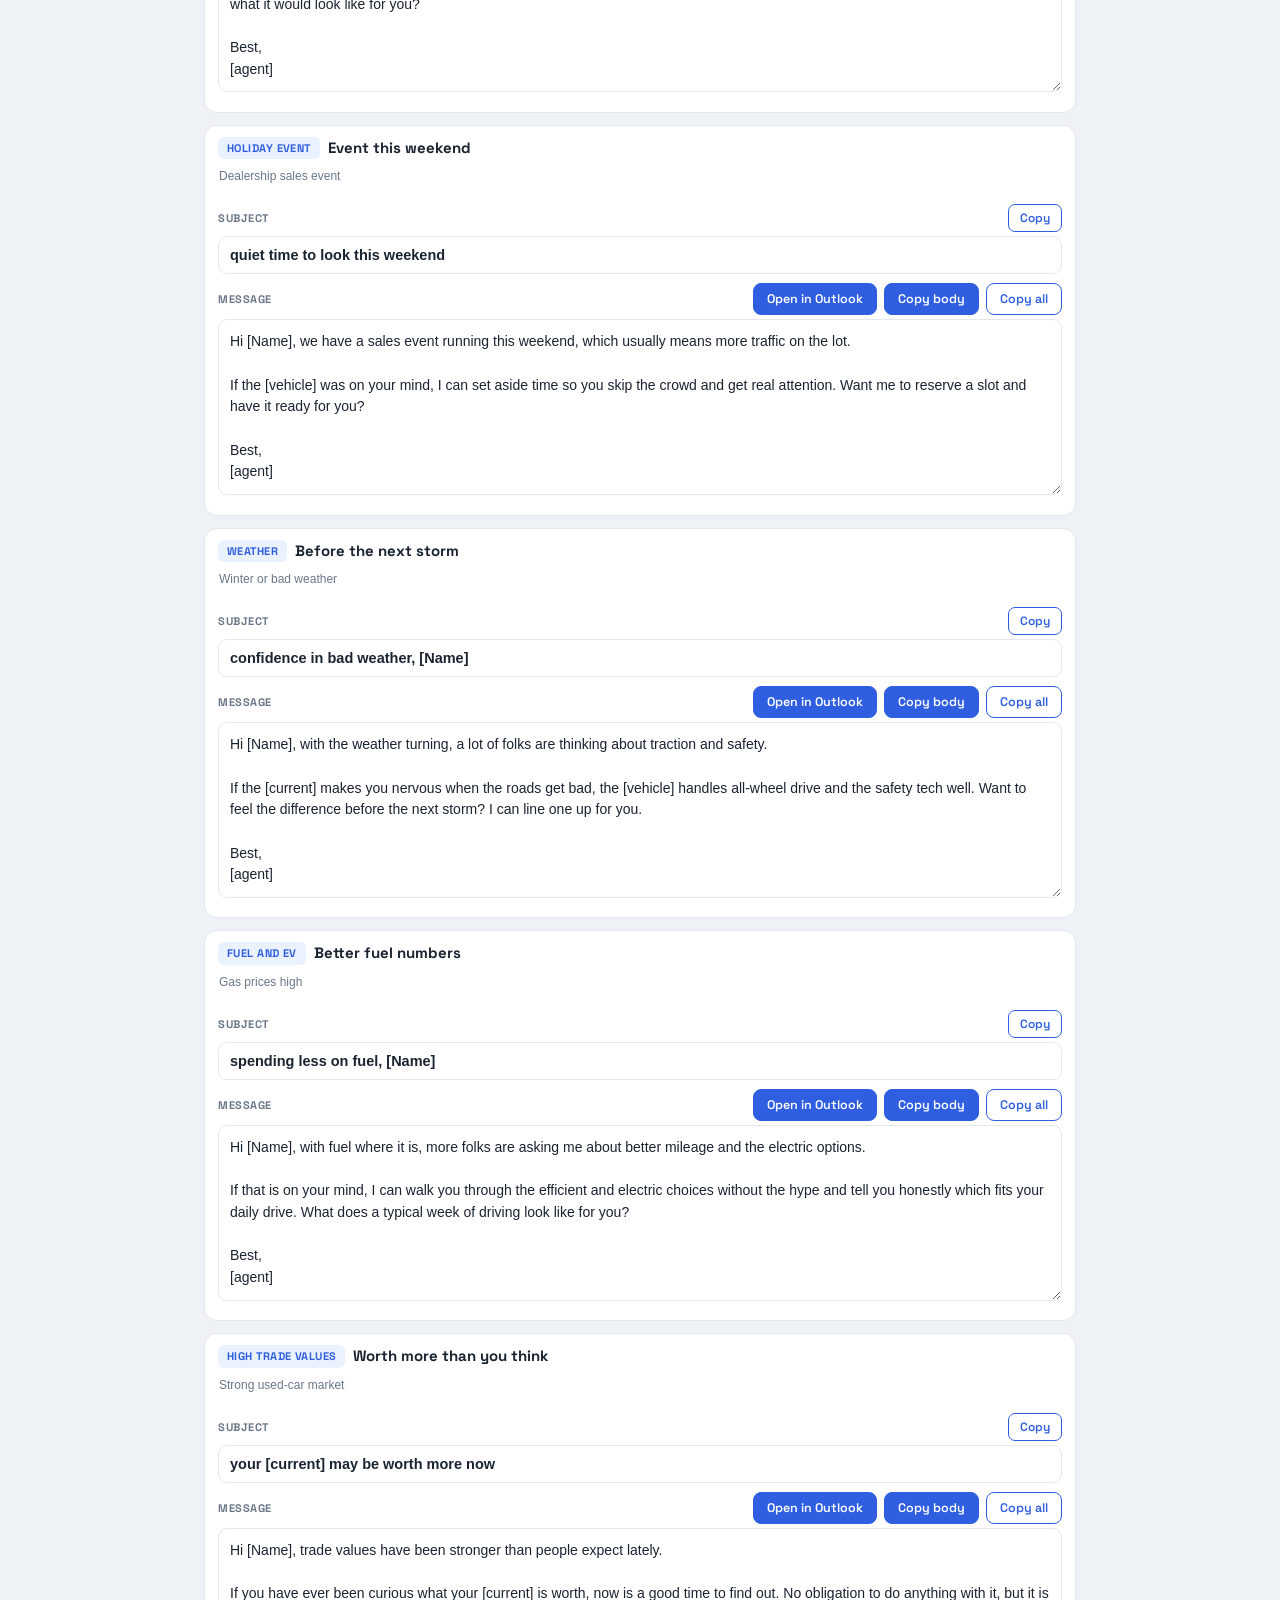
<file: email-library.html>
<!DOCTYPE html>
<html lang="en">
<head>
<meta charset="utf-8">
<meta name="viewport" content="width=device-width, initial-scale=1">
<title>Email Library · Sheehy Sales HQ</title>
<link rel="preconnect" href="https://fonts.googleapis.com">
<link rel="preconnect" href="https://fonts.gstatic.com" crossorigin>
<link href="https://fonts.googleapis.com/css2?family=Space+Grotesk:wght@500;600;700&display=swap" rel="stylesheet">
<style>
  :root{--ink:#1a2330;--muted:#6b7889;--line:#e4e8ee;--line-soft:#eef1f5;--paper:#fff;--card:#f6f8fb;--accent:#2f5fe0;--good:#0f8a4d;--bad:#c0334d;--bg:#eef1f6}
  *{box-sizing:border-box}
  body{margin:0;background:var(--bg);color:var(--ink);font-family:-apple-system,BlinkMacSystemFont,"Segoe UI",Roboto,Helvetica,Arial,sans-serif;font-size:15px;line-height:1.5}
  .wrap{max-width:900px;margin:0 auto;padding:0 14px 60px}
  .page-title{font-family:'Space Grotesk',sans-serif;font-size:22px;font-weight:700;letter-spacing:.01em;margin:16px 0 2px}
  .fillbar{background:var(--paper);border:1px solid var(--line);border-radius:12px;padding:12px;margin:8px 0 14px}
  .fill-grid{display:grid;grid-template-columns:repeat(auto-fit,minmax(150px,1fr));gap:9px}
  .fill-grid label{display:flex;flex-direction:column;gap:4px;font-family:'Space Grotesk',sans-serif;font-size:11px;font-weight:600;text-transform:uppercase;letter-spacing:.04em;color:var(--muted)}
  .fill-grid input{border:1px solid var(--line);border-radius:8px;padding:9px 10px;font-family:inherit;font-size:14.5px;background:#fff;color:var(--ink);text-transform:none;letter-spacing:normal;font-weight:400}
  .fill-actions{display:flex;align-items:center;gap:10px;margin-top:10px;flex-wrap:wrap}
  .clearcust{border:1px solid var(--line);background:transparent;border-radius:8px;padding:7px 13px;font-family:'Space Grotesk',sans-serif;font-size:12.5px;font-weight:600;color:var(--muted);cursor:pointer}
  .clearcust:hover{border-color:var(--bad);color:var(--bad)}
  .fill-note{font-size:11.5px;color:var(--muted);line-height:1.5}
  .sigwrap{background:var(--paper);border:1px solid var(--line);border-radius:12px;padding:0 12px;margin:0 0 12px}
  .sigwrap>summary{cursor:pointer;list-style:none;padding:11px 0;font-family:'Space Grotesk',sans-serif;font-size:12px;font-weight:700;text-transform:uppercase;letter-spacing:.05em;color:var(--muted)}
  .sigwrap>summary::-webkit-details-marker{display:none}
  .sigwrap>summary::after{content:'edit';float:right;color:var(--accent)}
  .sigwrap[open]>summary::after{content:'close'}
  .sigwrap textarea{width:100%;min-height:140px;border:1px solid var(--line);border-radius:8px;padding:10px;font-family:inherit;font-size:14px;line-height:1.5;resize:vertical}
  .sigrow{display:flex;gap:8px;margin:9px 0}
  .signote{font-size:11.5px;color:var(--muted);padding-bottom:11px;line-height:1.5}
  .progbar{background:#eaf1ff;border:1px solid #c9dbff;border-radius:10px;padding:10px 12px;margin:0 0 12px;font-size:13px;line-height:1.55;color:#1a2330}
  .progbar b{font-family:'Space Grotesk',sans-serif}
  .progbar .pl{position:relative;background:#fff;border:1px solid var(--line);border-radius:8px;padding:9px 40px 9px 10px;margin-top:7px;font-size:13.5px}
  .progbar .pc{position:absolute;top:6px;right:6px;border:1px solid var(--line);background:#fff;border-radius:6px;padding:3px 8px;font-family:'Space Grotesk',sans-serif;font-size:11px;font-weight:600;color:var(--muted);cursor:pointer}
  .progbar a{color:var(--accent);font-weight:600}

  header{background:var(--paper);border-bottom:1px solid var(--line);position:sticky;top:0;z-index:10}
  .hd{max-width:900px;margin:0 auto;padding:12px 14px}
  .brand{font-family:'Space Grotesk',sans-serif;font-weight:700;font-size:18px;letter-spacing:.01em}
  .brand small{display:block;font-size:12px;font-weight:500;color:var(--muted);letter-spacing:.02em;margin-top:1px}
  .topnav{display:flex;gap:7px;margin-top:11px;flex-wrap:wrap}
  .topnav a{text-decoration:none;font-family:'Space Grotesk',sans-serif;font-size:13px;font-weight:600;color:var(--muted);border:1px solid var(--line);border-radius:8px;padding:7px 12px;background:var(--paper)}
  .topnav a.on{color:#fff;background:var(--accent);border-color:var(--accent)}
  .banner{background:#fff7ed;border:1px solid #f2d9b8;color:#8a5a12;border-radius:10px;padding:9px 12px;font-size:12.5px;line-height:1.5;margin:14px 0 10px}
  .legend{font-size:12px;color:var(--muted);margin:0 0 12px;line-height:1.7}
  .legend code{background:var(--card);border:1px solid var(--line);border-radius:5px;padding:1px 6px;font-size:11.5px;color:var(--ink)}
  .search{width:100%;border:1px solid var(--line);border-radius:10px;padding:11px 13px;font-size:15px;font-family:inherit;background:var(--paper);margin-bottom:10px}
  .chips{display:flex;gap:7px;flex-wrap:wrap;margin-bottom:12px}
  .chip{border:1px solid var(--line);background:var(--paper);border-radius:20px;padding:7px 13px;font-family:'Space Grotesk',sans-serif;font-size:12.5px;font-weight:600;color:var(--muted);cursor:pointer;white-space:nowrap}
  .chip.on{color:#fff;background:var(--ink);border-color:var(--ink)}
  .count{font-size:12.5px;color:var(--muted);margin-bottom:12px;font-family:'Space Grotesk',sans-serif;letter-spacing:.02em}
  .card{background:var(--paper);border:1px solid var(--line);border-radius:13px;margin-bottom:12px;overflow:hidden}
  .card-head{display:flex;align-items:center;gap:8px;padding:11px 13px 0;flex-wrap:wrap}
  .tag{font-family:'Space Grotesk',sans-serif;font-size:11px;font-weight:700;text-transform:uppercase;letter-spacing:.04em;padding:3px 9px;border-radius:6px;background:#eaf1ff;color:var(--accent)}
  .card-title{font-family:'Space Grotesk',sans-serif;font-weight:700;font-size:15px}
  .use{font-size:12px;color:var(--muted);width:100%;padding:0 1px}
  .card-body{padding:10px 13px 13px}
  .line-label{display:flex;justify-content:space-between;align-items:center;margin:9px 0 4px}
  .line-label span{font-family:'Space Grotesk',sans-serif;font-size:11px;font-weight:700;text-transform:uppercase;letter-spacing:.05em;color:var(--muted)}
  .subject{width:100%;box-sizing:border-box;border:1px solid var(--line);border-radius:9px;padding:10px 11px;font-family:inherit;font-size:14.5px;background:#fff;color:var(--ink);font-weight:600}
  .body{width:100%;box-sizing:border-box;border:1px solid var(--line);border-radius:9px;padding:11px;font-family:inherit;font-size:14px;line-height:1.55;background:#fff;resize:vertical;min-height:150px;color:var(--ink)}
  .mini{border:1px solid var(--accent);background:transparent;color:var(--accent);border-radius:7px;padding:5px 11px;font-family:'Space Grotesk',sans-serif;font-size:12px;font-weight:600;cursor:pointer}
  .btns{display:flex;gap:7px}
  .copy{border:1px solid var(--accent);background:var(--accent);color:#fff;border-radius:8px;padding:7px 13px;font-family:'Space Grotesk',sans-serif;font-size:12.5px;font-weight:600;cursor:pointer}
  .copy.ghost{background:transparent;color:var(--accent)}
  .copy:active,.mini:active{transform:translateY(1px)}
  .empty{text-align:center;color:var(--muted);padding:40px 10px;font-size:14px}
  .foot{text-align:center;color:var(--muted);font-size:11.5px;margin-top:22px;line-height:1.6}
</style>
</head>
<body>
<script src="./nav.js" defer></script>
<script src="./programs.js"></script>

<div class="wrap">
  <h1 class="page-title">Email Library</h1>
  <div id="progBar"></div>
  <div class="fillbar">
    <div class="fill-grid">
      <label>Customer name<input data-f="name" autocomplete="off" placeholder="Sarah"></label>
      <label>Vehicle of interest<input data-f="vehicle" autocomplete="off" placeholder="2026 Rogue SV"></label>
      <label>Vehicle they own now<input data-f="current" autocomplete="off" placeholder="2016 Murano"></label>
      <label>Appointment day/time<input data-f="daytime" autocomplete="off" placeholder="Saturday at 11"></label>
      <label>Your name<input data-f="agent" autocomplete="off" placeholder="Aldrin"></label>
      <label>Your phone<input data-f="number" autocomplete="off" placeholder="703 555 0134"></label>
      <label>Your email<input data-f="email" autocomplete="off" placeholder="you@sheehy.com"></label>
      <label>Send to (customer email)<input data-f="email_to" autocomplete="off" placeholder="them@email.com"></label>
    </div>
    <div class="fill-actions"><button class="clearcust" type="button">Clear customer</button>
      <span class="fill-note">Fills every template below as you type. Saved on this browser only. Blank fields stay as tokens so you can spot what is left to fill.</span></div>
  </div>
  <div class="banner">Verify any price, payment, rate, rebate or incentive with the desk before you send. No guaranteed numbers, no fake urgency. Add your signature and a physical address and opt-out line when you send. Make line one sound like you.</div>
  <div class="legend">Fill the blanks before sending:
    <code>[Name]</code> customer first name ·
    <code>[vehicle]</code> the car they want ·
    <code>[current]</code> the car they own now ·
    <code>[agent]</code> your name ·
    <code>[number]</code> your callback number ·
    <code>[day/time]</code> the appointment slot
  </div>

  <details class="sigwrap"><summary>My email signature</summary>
    <textarea id="sigBox" spellcheck="true"></textarea>
    <div class="sigrow"><button class="copy" id="sigSave">Save signature</button>
      <button class="copy ghost" id="sigReset">Reset to default</button></div>
    <div class="signote">Added to the bottom of every email you open in Outlook. Saved on this browser only.</div>
  </details>

  <input class="search" id="search" placeholder="Search a scenario, a word, or a phrase" autocomplete="off">
  <div class="chips" id="chips"></div>
  <div class="count" id="count"></div>
  <div id="grid"></div>

  <div class="foot">Standalone page. Nothing here connects to or changes your main Sales HQ app.<br>Keep customer data inside dealership systems. This library holds templates only, no customer information.</div>
</div>

<script>
const EMAILS = [
  // ===== LEAD LIFECYCLE =====
  {cat:'New lead', title:'First intro', use:'Fresh internet lead, first email', subject:`[Name], about the [vehicle] you asked for`, body:`Hi [Name], good news, the [vehicle] is here and I can have it pulled up for you.

I am [agent], your point of contact at Sheehy Nissan of Manassas. Before I send information you may not need, one quick question so I only send what is useful. Are you mainly comparing price, availability or the right trim for how you drive?

Reply with one word and I will take it from there. Or skip ahead, are you free to see it today or is tomorrow easier?

Best,
[agent]`},
  {cat:'New lead', title:'Short intro, minimal context', use:'Lead with almost no detail', subject:`Quick hello about the [vehicle]`, body:`Hi [Name], I am [agent] at Sheehy Nissan of Manassas. Saw you were looking at the [vehicle] and wanted to say hello directly instead of sending a form letter.

Whatever stage you are at, I can make this simple and quick. What is the best way to help, a couple answers by email or a short call?

Best,
[agent]`},

  {cat:'No reply', title:'Follow-up, no reply', use:'About a day after the intro', subject:`quick one on the [vehicle], [Name]`, body:`Hi [Name], still here and I would rather not waste your time.

You asked about the [vehicle] and I have it flagged in my notes so I can move fast when you are ready. Are you trying to look this week or is this a next-month plan?

One line back and I will plan around you either way.

Best,
[agent]`},
  {cat:'No reply', title:'Value-add follow-up', use:'Give them a reason to open', subject:`the piece most people miss on the [vehicle]`, body:`Hi [Name], quick follow-up on the [vehicle].

Most folks decide based on one or two things that matter for how they actually drive. Tell me your top priority and I will send you the honest read on whether this is the right pick, not a sales pitch.

Want me to do that, or would a five minute call be easier?

Best,
[agent]`},
  {cat:'No reply', title:'Last email, easy exit', use:'Final attempt in the sequence', subject:`should I close this out, [Name]?`, body:`Hi [Name], last note from me on the [vehicle] so I am not cluttering your inbox.

If you are still looking I am glad to help whenever the timing is right. If you already handled it, just reply all set and I will close it out cleanly.

Either way, no hard feelings and thank you.

Best,
[agent]`},

  {cat:'Price shopper', title:'Real number, one call', use:'They lead with price', subject:`getting you a real number on the [vehicle]`, body:`Hi [Name], happy to get you real numbers on the [vehicle], not a guess that changes later.

The figure depends on the exact car and a couple details, so the cleanest way is a quick call where I get it verified the first time. Can I reach you today, or is tomorrow better?

Best,
[agent]`},

  {cat:'Payment focused', title:'No guessing on payment', use:'They want a monthly figure', subject:`making the payment on the [vehicle] make sense`, body:`Hi [Name], I understand wanting the payment to fit before you get excited about a car.

I do not guess on payments, but our finance team can build you real options once we know a few things. The fastest path is a short sit-down. What day works for ten minutes?

Best,
[agent]`},

  {cat:'Trade interest', title:'Appraise it properly', use:'They mention a trade', subject:`your trade toward the [vehicle]`, body:`Hi [Name], you mentioned a trade, and that can help more than people expect.

I will not guess the value from my desk because miles, condition and current demand all matter. If you bring it by, we can appraise it properly and get you a real figure. Would [day/time] work?

Best,
[agent]`},

  {cat:'Credit rebuild', title:'No judgment, real options', use:'Credit-sensitive buyer', subject:`options on the [vehicle], no judgment`, body:`Hi [Name], plenty of good people are rebuilding credit, so no judgment here at all.

I do not promise approvals over email, but our finance team looks at the whole picture, not just a score. The best step is a real conversation about where you stand and what is realistic. Want me to set that up this week?

Best,
[agent]`},

  {cat:'Family decision', title:'Bring everyone in', use:'Multiple decision makers', subject:`making the [vehicle] easy for everyone`, body:`Hi [Name], sounds like this is a family decision, which is the smart way to do it.

Rather than have you relay everything secondhand, bring whoever is helping decide and I will set aside real time so it is not rushed. I can have the [vehicle] ready. Is a weekend or a weekday evening easier for everyone?

Best,
[agent]`},

  {cat:'Competitor compare', title:'Straight comparison', use:'Cross-shopping brands', subject:`honest comparison on the [vehicle]`, body:`Hi [Name], smart to cross-shop, and I will not waste your time with spin.

Tell me what else you are considering and I will give you a straight read on where the [vehicle] wins and where the other option might. If you would rather feel it, I can set up a back-to-back drive.

Which would you prefer?

Best,
[agent]`},

  {cat:'Appt confirm', title:'Confirmation', use:'Right after booking', subject:`you are set for [day/time]`, body:`Hi [Name], you are confirmed for [day/time].

I will have the [vehicle] pulled up and ready so we are not wasting your time. Ask for me at the front desk and I will come right out. If anything changes, just reply here.

See you then.

Best,
[agent]`},

  {cat:'No-show', title:'Reschedule, no worries', use:'They missed the appointment', subject:`missed you today, [Name]`, body:`Hi [Name], we had you down for today and I am guessing life got in the way, which happens.

The [vehicle] is still here and I am glad to find a new time that is easier on you. Would later this week work, or should I hold it a bit longer while your schedule settles?

Best,
[agent]`},

  {cat:'Be-back', title:'After the visit', use:'Showroom visit with no purchase', subject:`great meeting you today, [Name]`, body:`Hi [Name], it was good meeting you today.

The [vehicle] looked like a solid match for what you described. No pressure at all, I just want to make sure you have what you need to decide. What is the one thing still on your mind?

Answer that and I will get you a clear next step.

Best,
[agent]`},

  {cat:'After test drive', title:'How did it sit', use:'Same day as the test drive', subject:`how the [vehicle] felt`, body:`Hi [Name], glad you got behind the wheel of the [vehicle] today.

How did it sit with you after the drive, close to what you wanted or was something off? If it checked the boxes I can put real numbers together, and if not, tell me what was missing and I will find a better fit.

Best,
[agent]`},

  {cat:'Left with proposals', title:'Same-day recap', use:'They drove, took written numbers home to decide', subject:`your options and the numbers, [Name]`, body:`Hi [Name], great meeting you today and thanks for taking the time to drive and compare.

You went home with everything in front of you, so no pressure from me. When you are ready, I am glad to help you line the options up side by side and cut through to the two or three things that actually matter for how you drive.

If any number on those sheets is unclear, ask me before you decide. I would rather you understand every line than guess at it.

Which one is standing out so far?

Best,
[agent]`},
  {cat:'Left with proposals', title:'Make it simple', use:'Next day, buyer stuck between several quotes', subject:`making the choice simple, [Name]`, body:`Hi [Name], a few solid options can be tougher than one, so let me make it simple.

Tell me the one thing that matters most to you, the price, the way the payment feels, how it tows or just how it drove. With that, I can tell you honestly which one fits you best and why.

No rush and no sales spin, just a clearer path to the right one. Want me to break it down for you?

Best,
[agent]`},

  {cat:'Got home safe', title:'You get home okay', use:'Same evening after a test drive or long visit', subject:`you get home okay, [Name]?`, body:`Hi [Name], quick note, no business attached.

You spent real time with us today, so I just wanted to make sure you made it home safe. Thanks again for coming in and for giving the [vehicle] a fair look.

Whenever you are ready for the next step, I am here. Rest up.

Best,
[agent]`},
  {cat:'Got home safe', title:'First night with it', use:'Evening after they drove off in a purchase', subject:`first night with the [vehicle]`, body:`Hi [Name], hope the drive home in the [vehicle] felt as good as it should.

Just making sure you got back safe and settled in. Enjoy your first night with it, and if any little question pops up, text or email me first.

Congratulations again.

Best,
[agent]`},

  {cat:'Sold or swap', title:'It sold, here is close', use:'Their exact car is gone', subject:`the [vehicle] sold, but read this first`, body:`Hi [Name], straight with you, the exact [vehicle] you asked about just sold.

Before you cross us off, I have one or two very close to it here right now that may fit you just as well or better. Want me to send the details, or would you rather come see them in person? I can set one aside for [day/time].

Best,
[agent]`},

  {cat:'Reconnect', title:'Been a while', use:'Revive a quiet lead', subject:`still thinking [vehicle], [Name]?`, body:`Hi [Name], it has been a while since we talked about the [vehicle].

I was going back through folks I never got to finish helping and you came to mind. If the search is still open I would love another shot at it. If you already handled it, just let me know and I will wish you well.

Where did you land?

Best,
[agent]`},

  {cat:'Referral', title:'Send them my way', use:'Ask a happy owner for a referral', subject:`a quick favor, [Name]`, body:`Hi [Name], I hope the [vehicle] is treating you well.

Most of my best customers come from people like you. If anyone you know is car shopping, I would take great care of them the same way I did for you. An introduction is all it takes and I will handle the rest.

Thank you for thinking of me.

Best,
[agent]`},

  {cat:'Post-sale', title:'Thank you and check-in', use:'Day or two after delivery', subject:`thank you, and I am here`, body:`Hi [Name], thank you again for your business on the [vehicle].

If anything comes up as you settle in, from a button you cannot find to a question about your first service, text or email me first and I will point you the right way. I want you taken care of long after today.

Enjoy it.

Best,
[agent]`},

  {cat:'Review request', title:'Quick review ask', use:'A few days after a good sale', subject:`a minute for a quick review?`, body:`Hi [Name], I hope the [vehicle] is working out great.

If your experience with me was a good one, a short review really helps me out and takes about a minute. I am glad to send you the link. No worries at all if you are busy.

Would that be alright?

Best,
[agent]`},

  {cat:'Service to sales', title:'While it is here', use:'Their car is in the service lane', subject:`while your [current] is in, one thought`, body:`Hi [Name], I saw your [current] came in for service.

No pressure at all, but values have been decent lately and a newer vehicle may land closer to what you are already used to than you would guess. If you are curious, I can get you what your [current] is worth today while you are here. Want me to check?

Best,
[agent]`},

  {cat:'Owner equity', title:'Equity check-in', use:'Owner list outreach', subject:`your [current] may have equity, [Name]`, body:`Hi [Name], I am [agent] at Sheehy Nissan of Manassas, reaching out to folks in a [current].

Depending on what you still owe, there is a real chance you have equity built up in it right now that you could put to work. No obligation, it is just worth knowing your number. Ten minutes and I can get you the real figure.

Want me to pull it together?

Best,
[agent]`},

  {cat:'Lease end', title:'Options as it ends', use:'Lease close to maturity', subject:`your [current] lease is almost up`, body:`Hi [Name], your lease on the [current] is getting close to the end, so let us make the next step easy.

You have three paths, turn it in, buy it or move into something new, and I can walk you through all of them with no pressure. Want to go over your options this week?

Best,
[agent]`},

  // ===== MARKET AND EVENT DRIVEN =====
  {cat:'End of month', title:'A little more room', use:'Late in the month', subject:`good week to look at the [vehicle]`, body:`Hi [Name], quick note. We are at a point in the month where I have a little more room to work for you on the [vehicle].

If you were close before, this is a good week to talk. No gimmick and no pressure, just honest timing. Want me to put something together for you?

Best,
[agent]`},

  {cat:'Model-year change', title:'New one landed', use:'Newer model year arriving', subject:`the new [vehicle] just started arriving`, body:`Hi [Name], the newer [vehicle] has started landing on our lot.

When that happens there is usually good movement on the current ones, so if you liked it, this is a smart time to look. Want the quick rundown, or should I have one ready for you to see [day/time]?

Best,
[agent]`},

  {cat:'New inventory', title:'Back in stock', use:'Their wanted vehicle returned', subject:`the [vehicle] is back in stock`, body:`Hi [Name], the [vehicle] you were after just came back in stock.

These tend not to sit long. I can hold it briefly and send you a couple photos so you can see the exact one. Want me to do that and set a time for you to look?

Best,
[agent]`},

  {cat:'Fresh offers', title:'New offers this month', use:'Incentives changed', subject:`new offers this month on the [vehicle]`, body:`Hi [Name], a few offers changed this month that could work in your favor on the [vehicle].

I want to quote them correctly rather than send you a number I have to walk back, so give me a quick call or reply with a good time and I will verify exactly what applies to you.

Best,
[agent]`},

  {cat:'Tax season', title:'Refund into a car', use:'Tax refund window', subject:`putting your refund to good use`, body:`Hi [Name], this is the time of year a lot of folks put a refund toward a nicer, safer vehicle.

If that is on your mind, the [vehicle] is a strong pick and I can help you stretch the money further than you might expect. Want to see what it would look like for you?

Best,
[agent]`},

  {cat:'Holiday event', title:'Event this weekend', use:'Dealership sales event', subject:`quiet time to look this weekend`, body:`Hi [Name], we have a sales event running this weekend, which usually means more traffic on the lot.

If the [vehicle] was on your mind, I can set aside time so you skip the crowd and get real attention. Want me to reserve a slot and have it ready for you?

Best,
[agent]`},

  {cat:'Weather', title:'Before the next storm', use:'Winter or bad weather', subject:`confidence in bad weather, [Name]`, body:`Hi [Name], with the weather turning, a lot of folks are thinking about traction and safety.

If the [current] makes you nervous when the roads get bad, the [vehicle] handles all-wheel drive and the safety tech well. Want to feel the difference before the next storm? I can line one up for you.

Best,
[agent]`},

  {cat:'Fuel and EV', title:'Better fuel numbers', use:'Gas prices high', subject:`spending less on fuel, [Name]`, body:`Hi [Name], with fuel where it is, more folks are asking me about better mileage and the electric options.

If that is on your mind, I can walk you through the efficient and electric choices without the hype and tell you honestly which fits your daily drive. What does a typical week of driving look like for you?

Best,
[agent]`},

  {cat:'High trade values', title:'Worth more than you think', use:'Strong used-car market', subject:`your [current] may be worth more now`, body:`Hi [Name], trade values have been stronger than people expect lately.

If you have ever been curious what your [current] is worth, now is a good time to find out. No obligation to do anything with it, but it is worth knowing where you stand. Want me to get you a real number?

Best,
[agent]`},

  {cat:'Ownership check-in', title:'One year in', use:'Anniversary of a past sale', subject:`checking in on your [current]`, body:`Hi [Name], hard to believe it has been about a year with the [current].

No pitch today, I just wanted to check in and make sure it is running the way you want and that you are taken care of. If anything ever comes up, you know where to find me.

Best,
[agent]`},

  // ===== LOCAL SEGMENTS =====
  {cat:'First-time buyer', title:'Make it simple', use:'Nervous first purchase', subject:`making your first car easy, [Name]`, body:`Hi [Name], a first car purchase is a big step, and I will make it simple and clear, not stressful.

The [vehicle] is a smart, safe place to start, and I will explain every part in plain language so nothing feels like a trick. Want me to walk you through it step by step, by email or in person?

Best,
[agent]`},

  {cat:'Rideshare and delivery', title:'Built for high miles', use:'Rideshare or delivery driver', subject:`a vehicle that pays for itself, [Name]`, body:`Hi [Name], if you are driving for rideshare or delivery, fuel economy and reliability are everything, since every mile is money.

The [vehicle] is built for the kind of miles you put on it. Tell me what you are running now and I will show you honestly whether switching pays off for your situation.

Best,
[agent]`},

  {cat:'Military and government', title:'Thank you for your service', use:'Military or government-adjacent', subject:`a quick note of thanks, [Name]`, body:`Hi [Name], thank you for your service. We work with a lot of military and government folks in the area, so I know time matters.

There may be a program that applies to you, and I would want to verify the current details before quoting anything. Want me to check what you qualify for and line up the [vehicle] around your schedule?

Best,
[agent]`}
];

/* ============ render engine ============ */

/* ---- active programs banner (fed by programs.html) ---- */
(function(){
  function renderProgBar(channel){
    var host=document.getElementById('progBar'); if(!host||!window.SHQPrograms) return;
    var P=window.SHQPrograms, act=P.active(), stale=P.stale();
    if(!act.length){
      host.innerHTML='<div class="progbar">No programs switched on. Add the current owner and customer programs on the <a href="programs.html">Programs page</a> and the language shows up here.</div>';
      return;
    }
    var names=act.map(function(p){return p.name;}).join(', ');
    var lineTxt=P.line(channel);
    var warn = stale.length ? '<div style="margin-top:6px;color:#8a5a12"><b>Verify first:</b> '+stale.map(function(p){return p.name;}).join(', ')+' is past its end date or has none set.</div>' : '';
    host.innerHTML='<div class="progbar"><b>Live programs:</b> '+names
      +'<div class="pl"><span id="progLineTxt"></span><button class="pc" id="progCopy">Copy</button></div>'+warn+'</div>';
    document.getElementById('progLineTxt').textContent=lineTxt;
    var b=document.getElementById('progCopy');
    b.onclick=function(){ if(navigator.clipboard&&navigator.clipboard.writeText){ navigator.clipboard.writeText(lineTxt).then(function(){ b.textContent='Copied'; setTimeout(function(){b.textContent='Copy';},1000); },function(){}); } };
  }
  window.renderProgBar=renderProgBar;
})();


/* ---- signature + Outlook compose (moved here from the main app) ---- */
const SIG_KEY='sheehy_email_sig_v1', Q_KEY='sheehy_followup_v1';
const DEFAULT_SIG=['Aldrin Malakar','Sales Consultant','Sheehy Nissan of Manassas',
  '9010 Liberia Ave, Manassas, VA 20110','Call or text 703-996-9877','aldrinmalakar@sheehy.com','',
  'If you would rather not hear from me just reply STOP and I will close it out.'].join('\n');
function getSig(){ try{ const v=localStorage.getItem(SIG_KEY); return v==null?DEFAULT_SIG:v; }catch(e){ return DEFAULT_SIG; } }
function setSig(v){ try{ localStorage.setItem(SIG_KEY,v); }catch(e){} }
function ymd(d){ d=d||new Date(); return d.getFullYear()+'-'+String(d.getMonth()+1).padStart(2,'0')+'-'+String(d.getDate()).padStart(2,'0'); }
function addDays(n){ const d=new Date(); d.setDate(d.getDate()+n); return ymd(d); }
function logEmail(email,name,vehicle){
  email=(email||'').trim().toLowerCase(); if(!email) return;
  let q={}; try{ q=JSON.parse(localStorage.getItem(Q_KEY)||'{}'); }catch(e){}
  const prev=q[email]||{};
  q[email]={ email:email, name:name||prev.name||'', vehicle:vehicle||prev.vehicle||'',
    emailedAt:ymd(), callDueAt:addDays(2), calledAt:'' };
  try{ localStorage.setItem(Q_KEY, JSON.stringify(q)); }catch(e){}
}
function openOutlookCompose(subject, body){
  const to=(F.email_to||'').trim();
  const full=(body||'')+'\n\n'+getSig();
  const url='https://outlook.office.com/mail/deeplink/compose?to='+encodeURIComponent(to)
    +'&subject='+encodeURIComponent(subject||'')
    +'&body='+encodeURIComponent(full);
  window.open(url,'_blank','noopener');
  if(to) logEmail(to, F.name, F.current||F.vehicle);
}

const $=id=>document.getElementById(id);
let activeCat='All', q='';

const FILL_KEY='shq_fill_v1';
let F=loadFill();
function loadFill(){ try{return JSON.parse(localStorage.getItem(FILL_KEY)||'{}');}catch(e){return {};} }
function saveFill(){ try{localStorage.setItem(FILL_KEY,JSON.stringify(F));}catch(e){} }
function fillText(s){
  return String(s)
    .replace(/\[Name\]/g, F.name||'[Name]')
    .replace(/\[vehicle\]/g, F.vehicle||'[vehicle]')
    .replace(/\[current\]/g, F.current||'[current]')
    .replace(/\[agent\]/g, F.agent||'[agent]')
    .replace(/\[number\]/g, F.number||'[number]')
    .replace(/\[day\/time\]/g, F.daytime||'[day/time]')
    .replace(/\[email\]/g, F.email||'[email]');
}

function cats(){ return ['All', ...Array.from(new Set(EMAILS.map(t=>t.cat)))]; }
function esc(s){ return String(s==null?'':s).replace(/[&<>"]/g,c=>({'&':'&amp;','<':'&lt;','>':'&gt;','"':'&quot;'}[c])); }

function renderChips(){
  const box=$('chips'); box.innerHTML='';
  cats().forEach(c=>{
    const b=document.createElement('button');
    b.className='chip'+(c===activeCat?' on':'');
    b.textContent=c;
    b.onclick=()=>{activeCat=c;render();};
    box.appendChild(b);
  });
}

function filtered(){
  const s=q.trim().toLowerCase();
  return EMAILS.filter(t=>{
    if(activeCat!=='All' && t.cat!==activeCat) return false;
    if(!s) return true;
    return (t.title+' '+t.use+' '+t.subject+' '+t.body+' '+t.cat).toLowerCase().includes(s);
  });
}

function copyText(text, btn){
  const done=()=>{ const t=btn.textContent; btn.textContent='Copied'; setTimeout(()=>btn.textContent=t,1100); };
  if(navigator.clipboard && navigator.clipboard.writeText){
    navigator.clipboard.writeText(text).then(done, ()=>fallback(text,done));
  } else fallback(text,done);
}
function fallback(text,done){
  const ta=document.createElement('textarea'); ta.value=text; ta.style.position='fixed'; ta.style.opacity='0';
  document.body.appendChild(ta); ta.select();
  try{ document.execCommand('copy'); done(); }catch(e){}
  document.body.removeChild(ta);
}

function render(){
  renderChips();
  const list=filtered();
  $('count').textContent=list.length+(list.length===1?' template':' templates');
  const grid=$('grid'); grid.innerHTML='';
  if(!list.length){ grid.innerHTML='<div class="empty">No templates match that. Try a different word or category.</div>'; return; }
  list.forEach(t=>{
    const card=document.createElement('div'); card.className='card';
    card.innerHTML=`<div class="card-head"><span class="tag">${esc(t.cat)}</span><span class="card-title">${esc(t.title)}</span><span class="use">${esc(t.use)}</span></div>`;
    const body=document.createElement('div'); body.className='card-body';

    const sLab=document.createElement('div'); sLab.className='line-label';
    const sSpan=document.createElement('span'); sSpan.textContent='Subject';
    const sMini=document.createElement('button'); sMini.className='mini'; sMini.textContent='Copy';
    sLab.appendChild(sSpan); sLab.appendChild(sMini);
    const sInput=document.createElement('input'); sInput.className='subject'; sInput.value=fillText(t.subject);
    sMini.onclick=()=>copyText(sInput.value,sMini);

    const bLab=document.createElement('div'); bLab.className='line-label';
    const bSpan=document.createElement('span'); bSpan.textContent='Message';
    const btns=document.createElement('div'); btns.className='btns';
    const bBody=document.createElement('button'); bBody.className='copy'; bBody.textContent='Copy body';
    const bAll=document.createElement('button'); bAll.className='copy ghost'; bAll.textContent='Copy all';
    const bOut=document.createElement('button'); bOut.className='copy'; bOut.textContent='Open in Outlook';
    btns.appendChild(bOut); btns.appendChild(bBody); btns.appendChild(bAll); bLab.appendChild(bSpan); bLab.appendChild(btns);
    const bText=document.createElement('textarea'); bText.className='body'; bText.value=fillText(t.body); bText.rows=Math.max(6,bText.value.split('\n').length+1);
    bBody.onclick=()=>copyText(bText.value,bBody);
    bAll.onclick=()=>copyText('Subject: '+sInput.value+'\n\n'+bText.value,bAll);
    bOut.onclick=()=>openOutlookCompose(sInput.value, bText.value);

    body.appendChild(sLab); body.appendChild(sInput); body.appendChild(bLab); body.appendChild(bText);
    card.appendChild(body); grid.appendChild(card);
  });
}

$('search').addEventListener('input',e=>{q=e.target.value;render();});
document.querySelectorAll('[data-f]').forEach(inp=>{
  if(F[inp.dataset.f]) inp.value=F[inp.dataset.f];
  inp.addEventListener('input',()=>{ F[inp.dataset.f]=inp.value.trim(); saveFill(); render(); });
});
const _cc=document.querySelector('.clearcust');
if(_cc) _cc.onclick=()=>{
  ['name','vehicle','current','daytime'].forEach(k=>F[k]='');
  saveFill();
  document.querySelectorAll('[data-f]').forEach(inp=>{ if(['name','vehicle','current','daytime'].indexOf(inp.dataset.f)>-1) inp.value=''; });
  render();
};
render();
renderProgBar('email');
const _sig=document.getElementById('sigBox');
if(_sig){ _sig.value=getSig();
  document.getElementById('sigSave').onclick=function(){ setSig(_sig.value); const b=this; const t=b.textContent; b.textContent='Saved'; setTimeout(()=>b.textContent=t,1100); };
  document.getElementById('sigReset').onclick=function(){ _sig.value=DEFAULT_SIG; setSig(DEFAULT_SIG); };
}
</script>
</body>
</html>
</file>
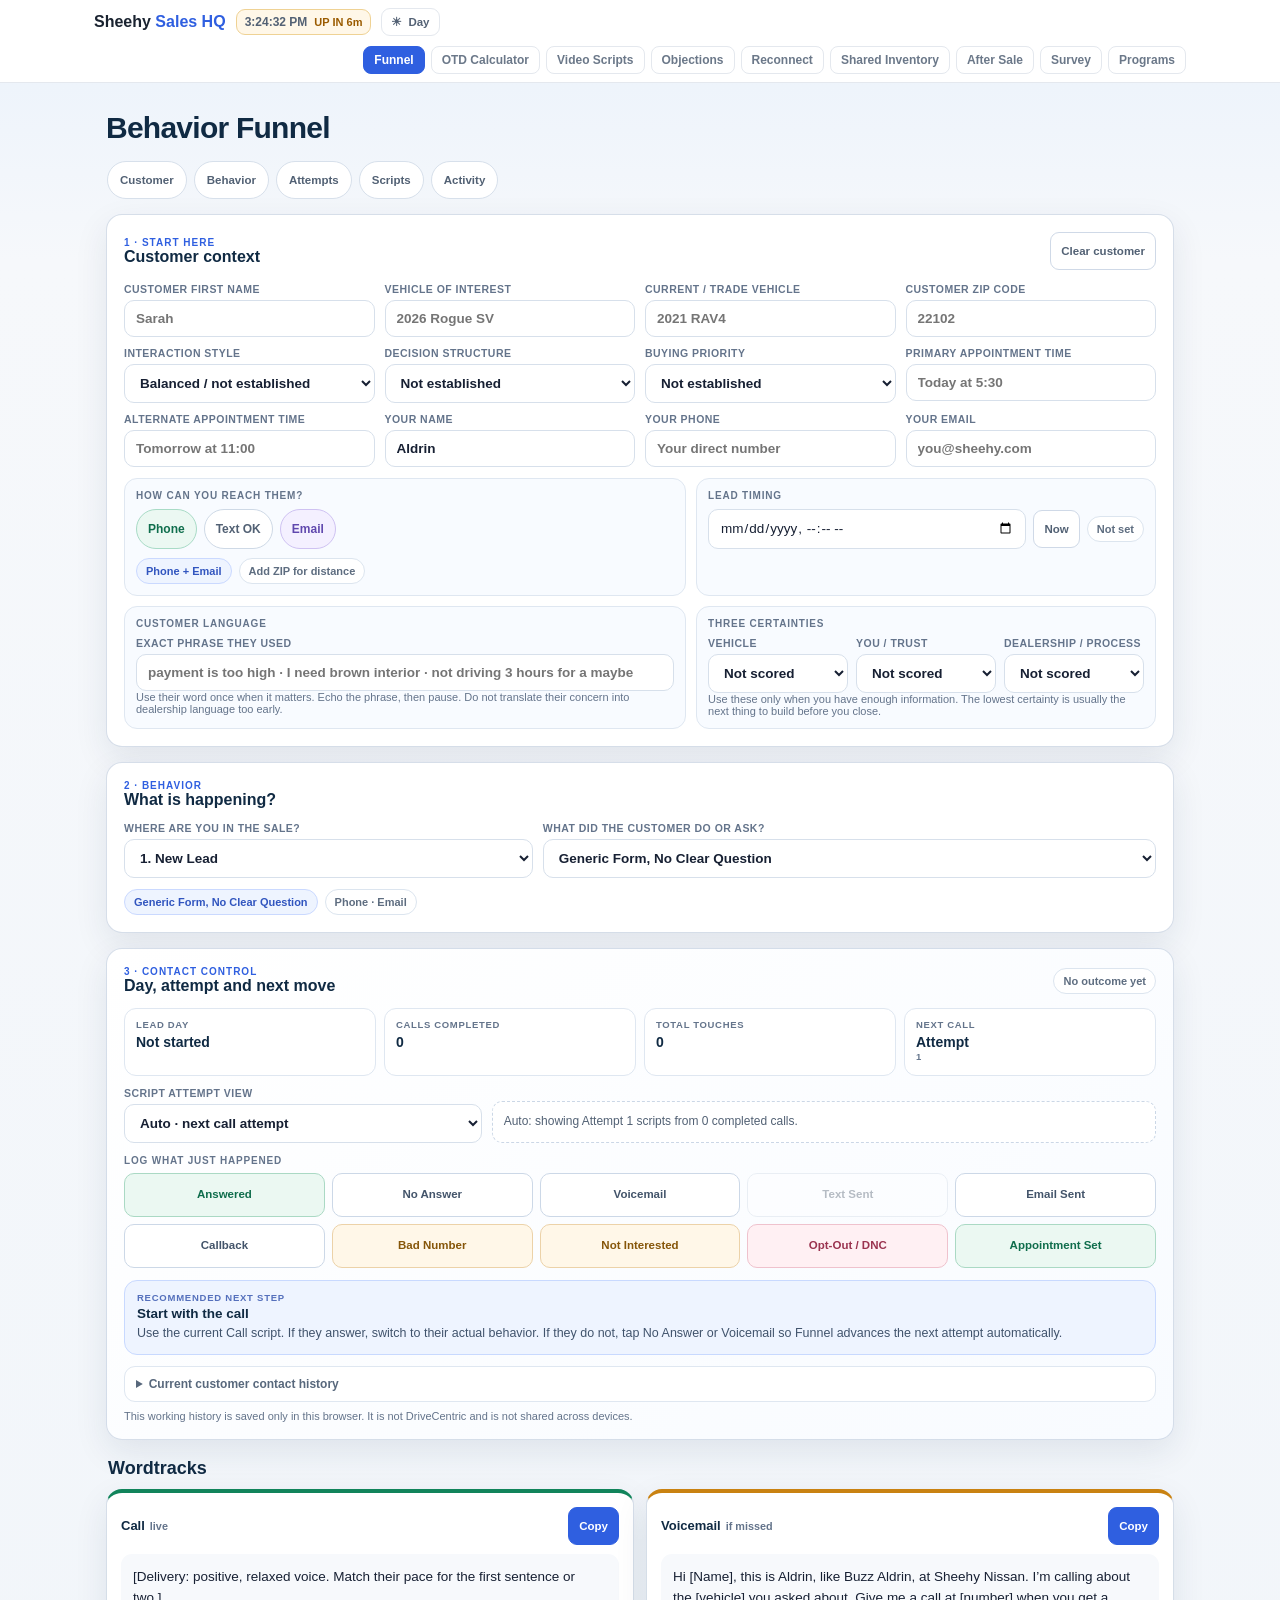
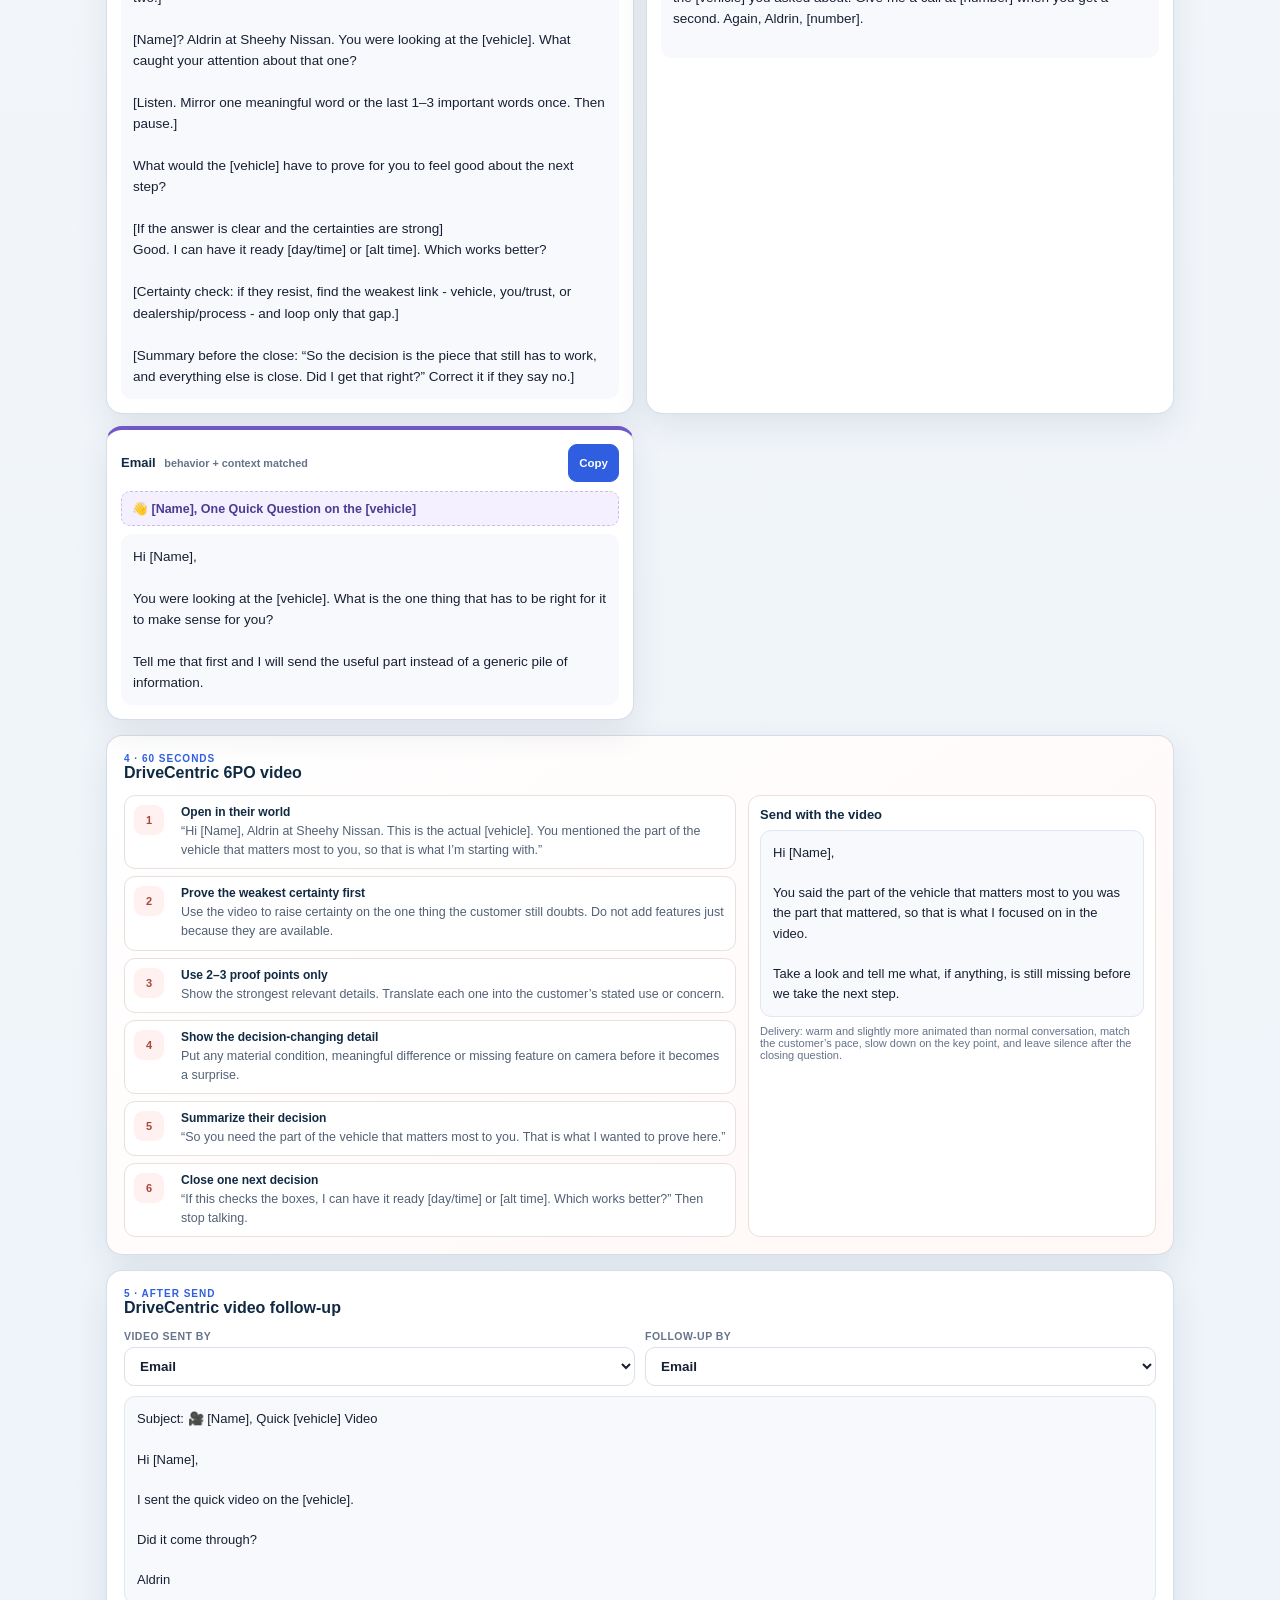
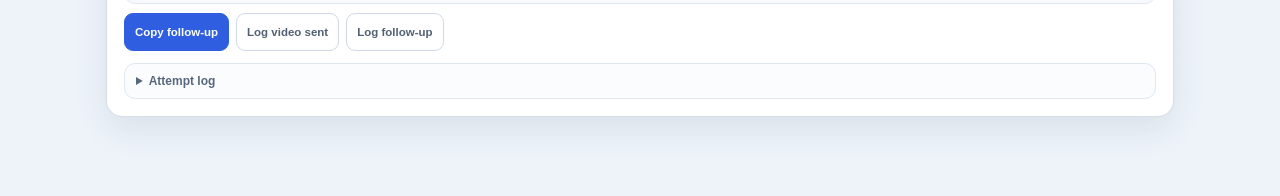
<file: funnel.html>
<!DOCTYPE html>
<html lang="en">
<head>
<meta charset="utf-8">
<meta name="viewport" content="width=device-width,initial-scale=1">
<title>Behavior Funnel | Sheehy Sales HQ</title>
<link rel="stylesheet" href="./funnel-ui.css">
<link rel="stylesheet" href="./funnel-unavailable-options.css">
<script src="./nav.js" defer></script>
<script src="./funnel-data.js"></script>
<script src="./funnel-lead-data.js"></script>
<script src="./funnel-behavior-variants.js"></script>
<script src="./funnel-confidence.js"></script>
<script src="./funnel-context.js"></script>
<script src="./funnel-remote-numbers.js"></script>
<script src="./funnel-unavailable-options.js"></script>
<script src="./funnel-warm-confidence.js"></script>
<script src="./funnel-outbound-programs.js"></script>
<script src="./funnel-contact-control.js"></script>
<script src="./funnel-lead-ops.js" defer></script>
<script src="./funnel-outbound-ui.js" defer></script>
</head>
<body>
<div class="wrap" id="funnelTop">
  <h1>Behavior Funnel</h1>

  <nav class="funnel-jump-nav" aria-label="Funnel sections">
    <a href="#customerContext">Customer</a>
    <a href="#behaviorPanel">Behavior</a>
    <a href="#contactControl">Attempts</a>
    <a href="#scriptsHeading">Scripts</a>
    <a href="#activityPanel">Activity</a>
  </nav>

  <section class="panel" id="customerContext">
    <div class="panel-title"><div><div class="kicker">1 · Start here</div><h2>Customer context</h2></div><button class="mini-btn" id="clearCustomer" type="button">Clear customer</button></div>
    <div class="context-grid">
      <label>Customer first name<input data-f="name" autocomplete="off" placeholder="Sarah"></label>
      <label>Vehicle of interest<input data-f="vehicle" autocomplete="off" placeholder="2026 Rogue SV"></label>
      <label>Current / trade vehicle<input data-f="current" autocomplete="off" placeholder="2021 RAV4"></label>
      <label>Customer ZIP code<input data-f="zipcode" id="customerZip" inputmode="numeric" maxlength="5" autocomplete="postal-code" placeholder="22102"></label>
      <label>Interaction style<select id="interactionStyle">
        <option value="neutral">Balanced / not established</option>
        <option value="direct">Direct / decisive</option>
        <option value="warm">Warm / relationship-first</option>
        <option value="formal">Formal / respectful</option>
        <option value="analytical">Analytical / detail-driven</option>
      </select></label>
      <label>Decision structure<select id="decisionStructure">
        <option value="unknown">Not established</option>
        <option value="solo">Solo decision</option>
        <option value="partner">Partner / spouse involved</option>
        <option value="family">Family / group involved</option>
        <option value="elder">Parent / elder involved</option>
      </select></label>
      <label>Buying priority<select id="buyingPriority">
        <option value="unknown">Not established</option>
        <option value="value">Price / value</option>
        <option value="comfort">Comfort</option>
        <option value="reliability">Reliability</option>
        <option value="safety">Safety</option>
        <option value="technology">Technology</option>
        <option value="space">Space / utility</option>
        <option value="ownership">Ownership cost</option>
      </select></label>
      <label>Primary appointment time<input data-f="daytime" autocomplete="off" placeholder="Today at 5:30"></label>
      <label>Alternate appointment time<input data-f="alttime" autocomplete="off" placeholder="Tomorrow at 11:00"></label>
      <label>Your name<input data-f="agent" autocomplete="off" placeholder="Aldrin"></label>
      <label>Your phone<input data-f="number" autocomplete="off" placeholder="Your direct number"></label>
      <label>Your email<input data-f="email" autocomplete="off" placeholder="you@sheehy.com"></label>
    </div>

    <div class="context-tools">
      <div class="context-box">
        <div class="box-title">How can you reach them?</div>
        <div class="channel-chips" id="channelChips"></div>
        <div class="context-status"><span class="status-pill blue" id="contactMode">Phone + Email</span><span class="status-pill" id="distanceStatus">Add ZIP for distance</span></div>
      </div>
      <div class="context-box" id="leadTimingBox">
        <div class="box-title">Lead timing</div>
        <div class="inline-row"><input type="datetime-local" id="leadAt"><button class="mini-btn" id="leadNow" type="button">Now</button><span class="status-pill" id="leadAge">Not set</span></div>
      </div>
    </div>
  </section>

  <section class="panel" id="behaviorPanel">
    <div class="panel-title"><div><div class="kicker">2 · Behavior</div><h2>What is happening?</h2></div></div>
    <div class="situation-grid">
      <label>Where are you in the sale?<select id="stageSelect"></select></label>
      <label>What did the customer do or ask?<select id="behavior"></select></label>
    </div>

    <div class="unavailable-options" id="unavailableOptions" hidden>
      <div class="unavailable-head">
        <div><b>Original vehicle unavailable</b><span>Name the real difference first. Do not turn one sold unit into a random-inventory dump.</span></div>
        <span class="replacement-summary" id="replacementSummary">Replacement path</span>
      </div>
      <div class="replacement-grid">
        <label>What verified direction do you have?<select id="replacementType">
          <option value="same-color">Same model / trim, different color</option>
          <option value="same-trim">Same model, different trim</option>
          <option value="same-year">Same model / trim, different year</option>
          <option value="same-multiple">Same model, multiple differences</option>
          <option value="similar-nissan">Similar Nissan model</option>
          <option value="new-used">New / used alternative</option>
          <option value="brand">Different-brand comparable</option>
          <option value="sister">Exact / near match at sister store</option>
          <option value="several">Several strong verified alternatives</option>
          <option value="none">Nothing strong enough yet</option>
        </select></label>
        <label id="alternative1Wrap">Best verified alternative<input id="alternativeVehicle" autocomplete="off" placeholder="2026 Rogue SV, Gun Metallic"></label>
        <label id="alternative2Wrap" hidden>Second verified alternative<input id="alternativeVehicle2" autocomplete="off" placeholder="2026 Rogue SL, Pearl White"></label>
        <label>What was the original must-have?<select id="originalMustHave">
          <option value="unknown">Not established, use Buying Priority</option>
          <option value="exact">Exact model / configuration</option>
          <option value="value">Price / value</option>
          <option value="equipment">Specific equipment / trim</option>
          <option value="color">Color</option>
          <option value="miles">Mileage / condition</option>
          <option value="comfort">Comfort / fit</option>
          <option value="reliability">Reliability / ownership confidence</option>
          <option value="safety">Safety equipment</option>
          <option value="technology">Technology</option>
          <option value="space">Space / utility</option>
          <option value="ownership">Ownership cost</option>
        </select></label>
        <div class="replacement-actions">
          <a class="link-btn" id="openSisterStore" href="sister-store.html" hidden>Open Sister Store Comparison</a>
        </div>
      </div>
      <div class="replacement-note">Only select an alternative after its current status is verified. Sister-store inventory is not secured until management confirms it. For long-distance customers, work the actual alternative, differences and verified purchase numbers remotely before asking them to travel.</div>
    </div>

    <div class="behavior-bar"><span class="status-pill blue" id="behaviorTag">Behavior</span><span class="status-pill" id="contextTag">Context</span></div>
  </section>

  <section class="panel contact-control" id="contactControl" aria-labelledby="contactControlTitle">
    <div class="panel-title">
      <div><div class="kicker">3 · Contact control</div><h2 id="contactControlTitle">Day, attempt and next move</h2></div>
      <span class="status-pill" id="contactState" aria-live="polite">No outcome yet</span>
    </div>

    <div class="contact-metrics" aria-label="Contact tracking summary">
      <div class="contact-metric"><span>Lead day</span><b id="metricDay">Not started</b></div>
      <div class="contact-metric"><span>Calls completed</span><b id="metricCalls">0</b></div>
      <div class="contact-metric"><span>Total touches</span><b id="metricTouches">0</b></div>
      <div class="contact-metric"><span>Next call</span><b>Attempt <span id="metricNextCall">1</span></b></div>
    </div>

    <div class="attempt-view-row">
      <label>Script attempt view<select id="attemptScriptView" aria-describedby="attemptScriptStatus">
        <option value="auto">Auto · next call attempt</option>
        <option value="1">Attempt 1</option>
        <option value="2">Attempt 2</option>
        <option value="3">Attempt 3</option>
        <option value="4">Attempt 4</option>
        <option value="5">Attempt 5+</option>
      </select></label>
      <div class="attempt-status" id="attemptScriptStatus" aria-live="polite">Auto: showing Attempt 1 scripts.</div>
    </div>

    <div class="outcome-label">Log what just happened</div>
    <div class="outcome-grid" role="group" aria-label="Quick contact outcomes">
      <button class="outcome-btn success" type="button" data-outcome="answered">Answered</button>
      <button class="outcome-btn" type="button" data-outcome="noanswer">No Answer</button>
      <button class="outcome-btn" type="button" data-outcome="voicemail">Voicemail</button>
      <button class="outcome-btn" type="button" data-outcome="text">Text Sent</button>
      <button class="outcome-btn" type="button" data-outcome="email">Email Sent</button>
      <button class="outcome-btn" type="button" data-outcome="callback">Callback</button>
      <button class="outcome-btn warn" type="button" data-outcome="badnumber">Bad Number</button>
      <button class="outcome-btn warn" type="button" data-outcome="notinterested">Not Interested</button>
      <button class="outcome-btn danger" type="button" data-outcome="optout">Opt-Out / DNC</button>
      <button class="outcome-btn success" type="button" data-outcome="appointment">Appointment Set</button>
    </div>

    <div class="next-action" aria-live="polite" aria-atomic="true">
      <span>Recommended next step</span>
      <b id="nextActionTitle">Start with the call</b>
      <p id="nextActionBody">Use the current Call script. If they answer, switch to their actual behavior.</p>
    </div>

    <details class="contact-history" id="contactHistoryDetails">
      <summary>Current customer contact history</summary>
      <div id="contactHistory"></div>
      <button class="mini-btn reset-tracking" id="resetContactTracking" type="button">Reset this customer tracking</button>
    </details>
    <div class="quiet contact-storage-note">This working history is saved only in this browser. It is not DriveCentric and is not shared across devices.</div>
  </section>

  <h2 class="scripts-title" id="scriptsHeading" tabindex="-1">Wordtracks</h2>
  <div class="scripts-grid" id="scripts"></div>

  <section class="panel video-panel" id="videoPanel" style="margin-top:15px">
    <div class="panel-title"><div><div class="kicker">4 · 60 seconds</div><h2>DriveCentric 6PO video</h2></div></div>
    <div class="video-grid">
      <div class="sixpo" id="sixpo"></div>
      <div class="companion" id="videoCompanion"></div>
    </div>
  </section>

  <section class="panel" id="activityPanel">
    <div class="panel-title"><div><div class="kicker">5 · After send</div><h2>DriveCentric video follow-up</h2></div></div>
    <div id="videoDeliveryControls"></div>
    <div class="notice" id="videoNotice"></div>
    <div class="delivery-actions"><button class="mini-btn primary" id="copyNotice" type="button">Copy follow-up</button><button class="mini-btn" id="logVideo" type="button">Log video sent</button><button class="mini-btn" id="logNotice" type="button">Log follow-up</button></div>
    <details class="attempts" id="attemptDetails"><summary id="attemptSummary">Attempt log</summary><div class="attempt-body"><div class="attempt-grid"><label>Activity<select id="logWhat"><option>Called, connected</option><option>Called, left voicemail</option><option>Called, no answer</option><option>Texted</option><option>Emailed</option><option>Sent video by email</option><option>Sent video by SMS</option><option>Video follow-up by email</option><option>Video follow-up by SMS</option></select></label><label>Result<select id="logResult"><option>No response yet</option><option>Replied</option><option>Appointment set</option><option>Callback scheduled</option><option>Not interested</option><option>Bad contact info</option></select></label><button class="mini-btn primary" id="logAdd" type="button">Log attempt</button></div><div id="leadLog"></div></div></details>
  </section>
</div>
<script src="./funnel-ui.js"></script>
</body>
</html>
</file>
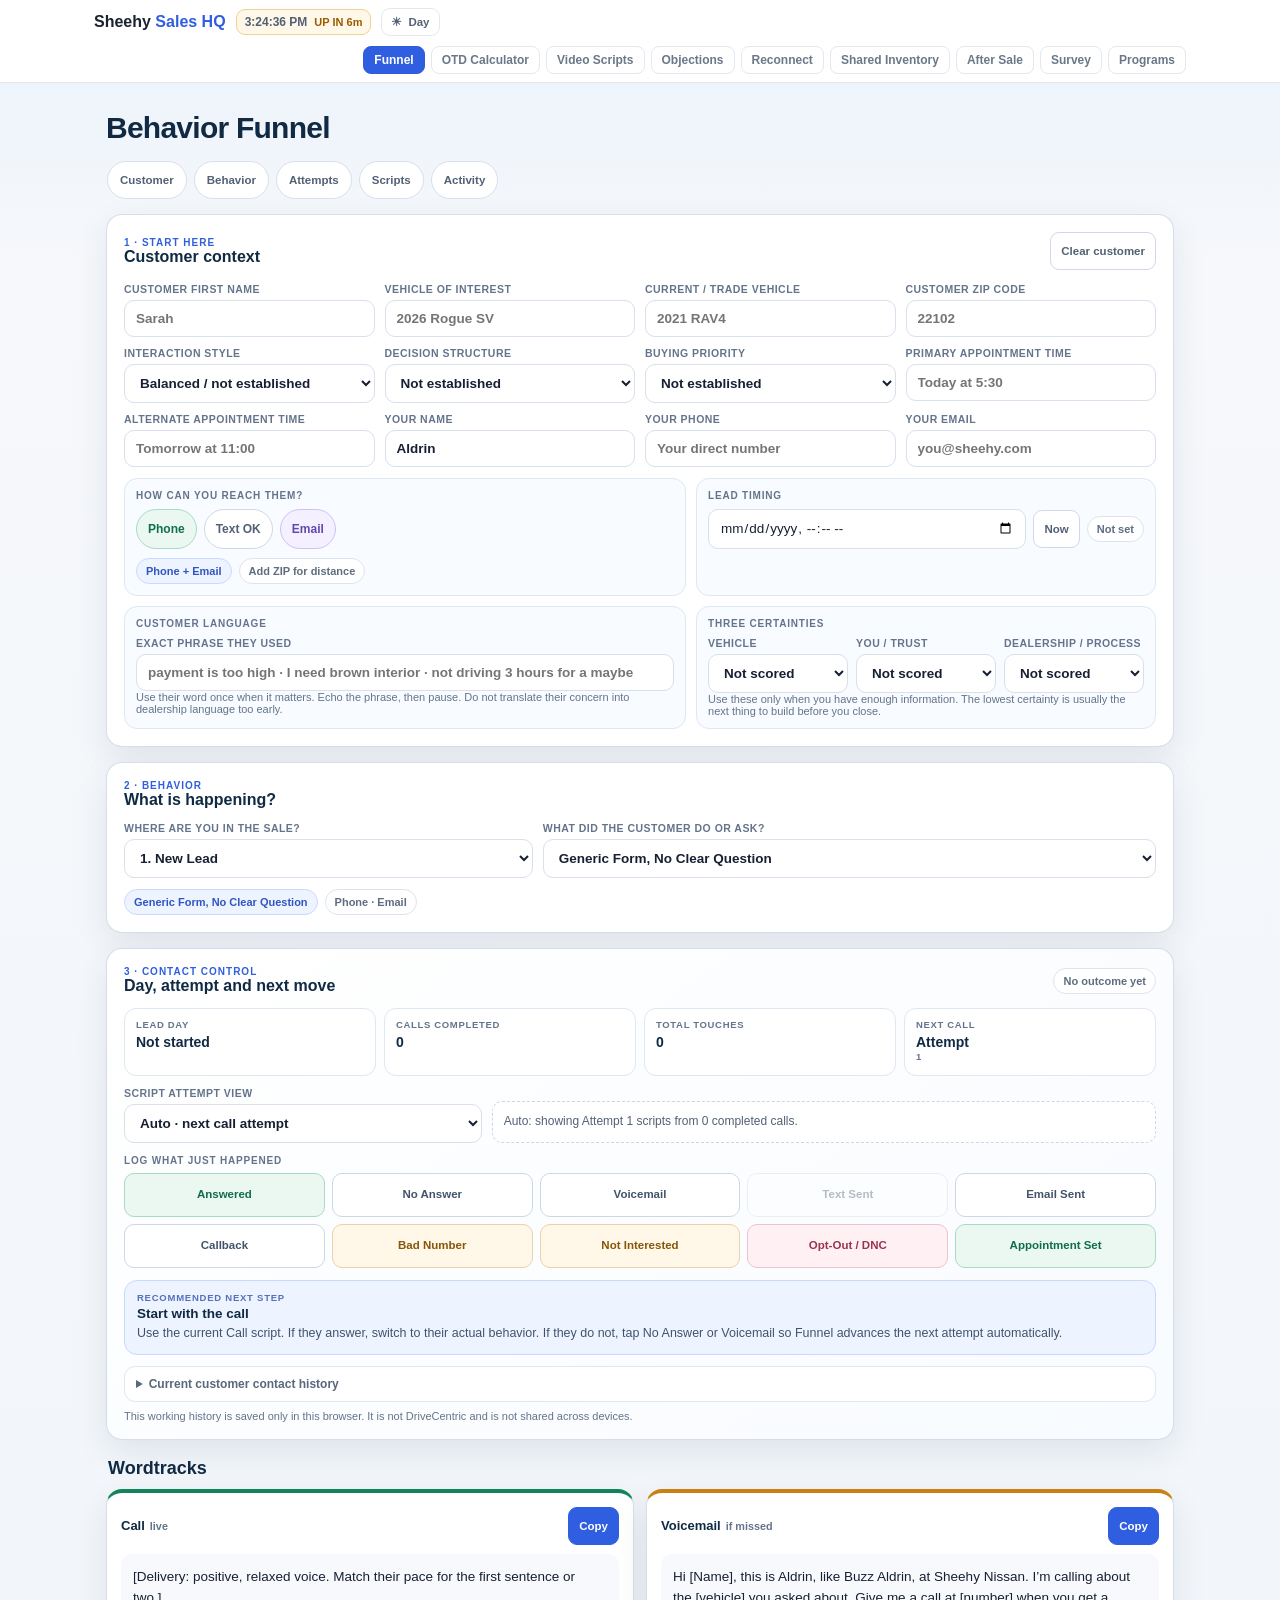
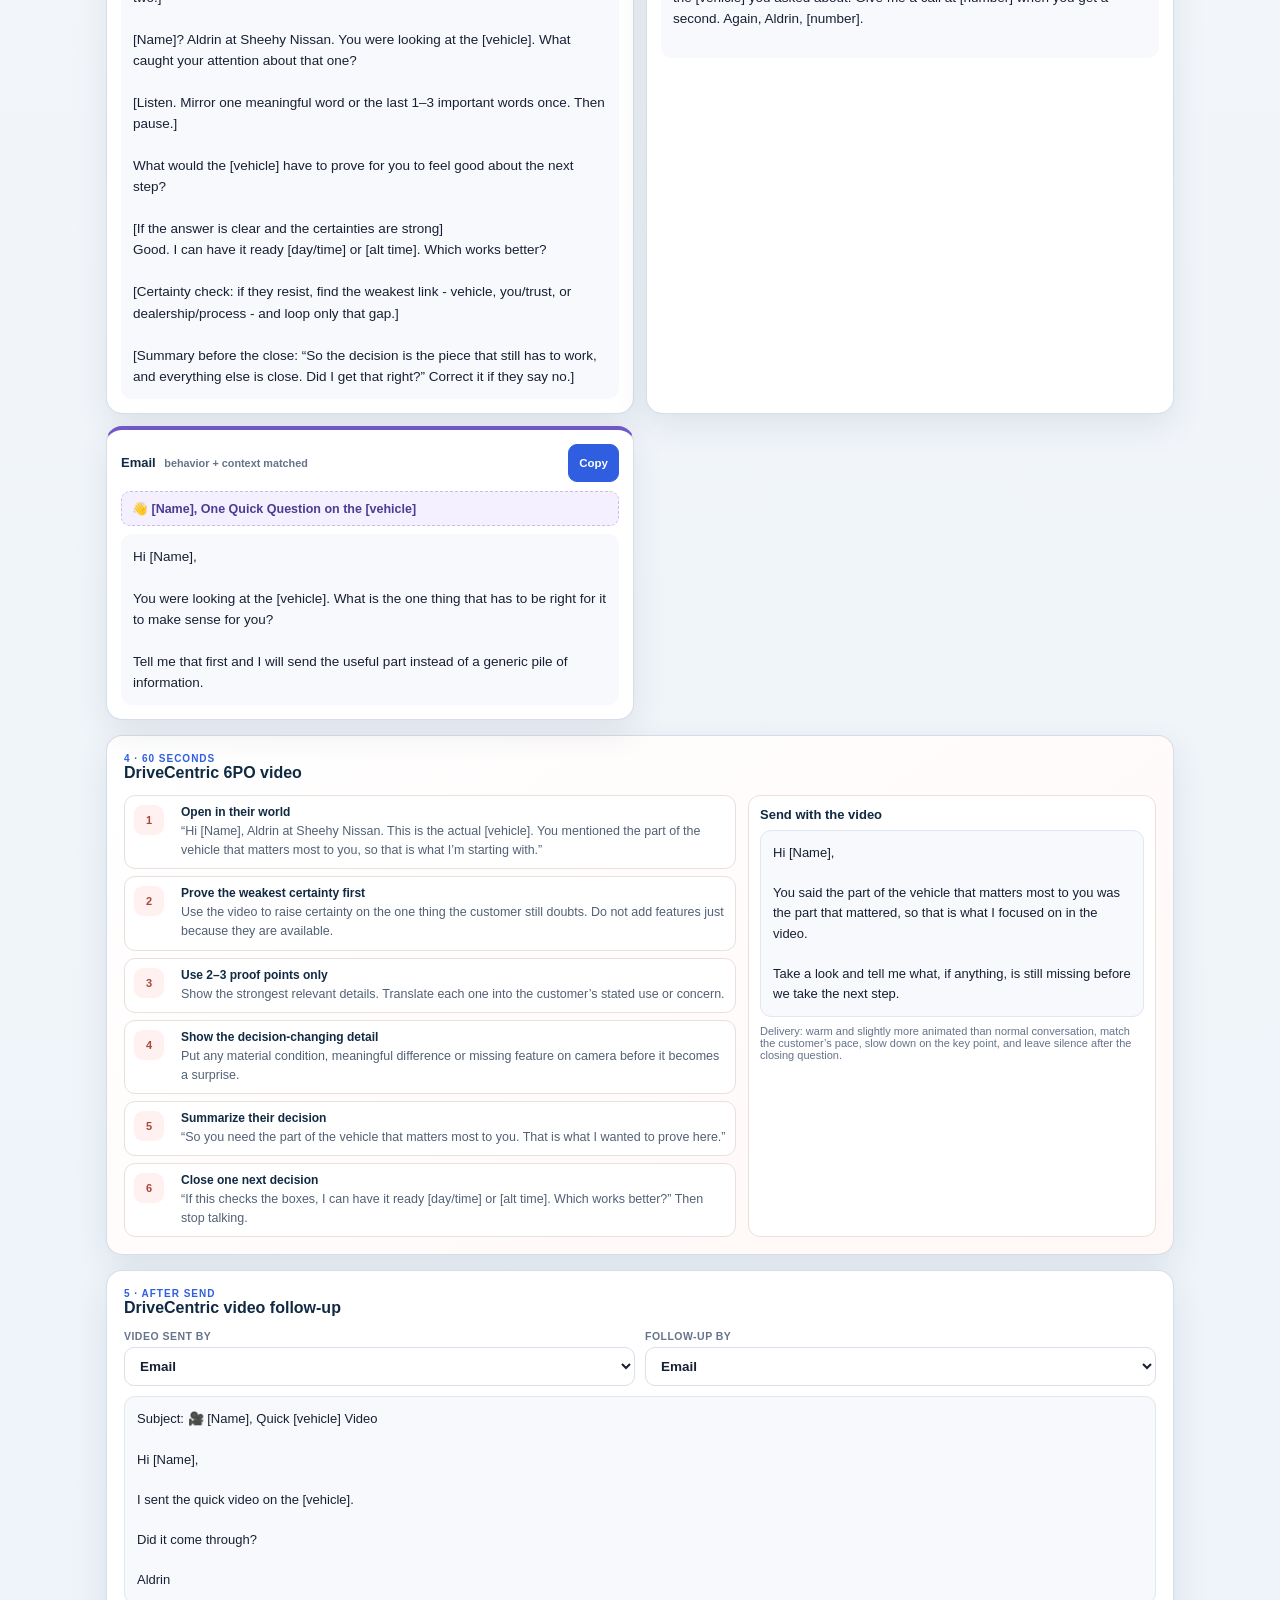
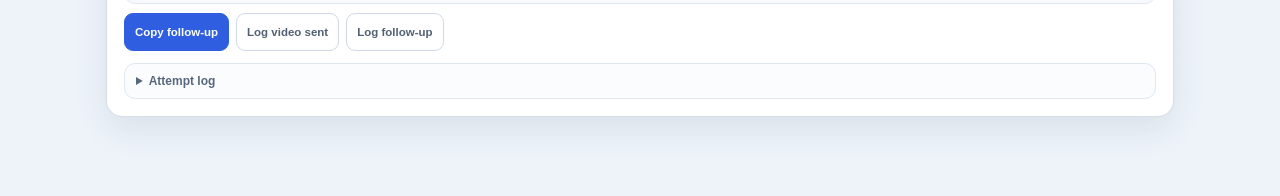
<file: leads.html>
<!DOCTYPE html>
<html lang="en">
<head>
<meta charset="utf-8">
<meta name="viewport" content="width=device-width,initial-scale=1">
<meta http-equiv="refresh" content="0;url=funnel.html?stage=new&scenario=fresh-standard">
<title>Leads Moved to Funnel | Sheehy Sales HQ</title>
<style>
body{margin:0;background:#f4f6f9;color:#1a2330;font-family:-apple-system,BlinkMacSystemFont,"Segoe UI",Roboto,Helvetica,Arial,sans-serif}.box{max-width:620px;margin:80px auto;padding:24px;background:#fff;border:1px solid #e4e8ee;border-radius:14px}h1{margin:0 0 8px;font-size:24px}p{color:#6b7889;line-height:1.55}a{display:inline-block;margin-top:8px;background:#2f5fe0;color:#fff;text-decoration:none;border-radius:9px;padding:9px 13px;font-weight:700}
</style>
<script>location.replace('funnel.html?stage=new&scenario=fresh-standard');</script>
</head>
<body>
<div class="box"><h1>Leads now live in Funnel</h1><p>The fresh-lead workflow, contact-channel controls, DriveCentric video delivery follow-up and attempt log have been consolidated into the Behavior Funnel.</p><a href="funnel.html?stage=new&scenario=fresh-standard">Open Funnel</a></div>
</body>
</html>
</file>
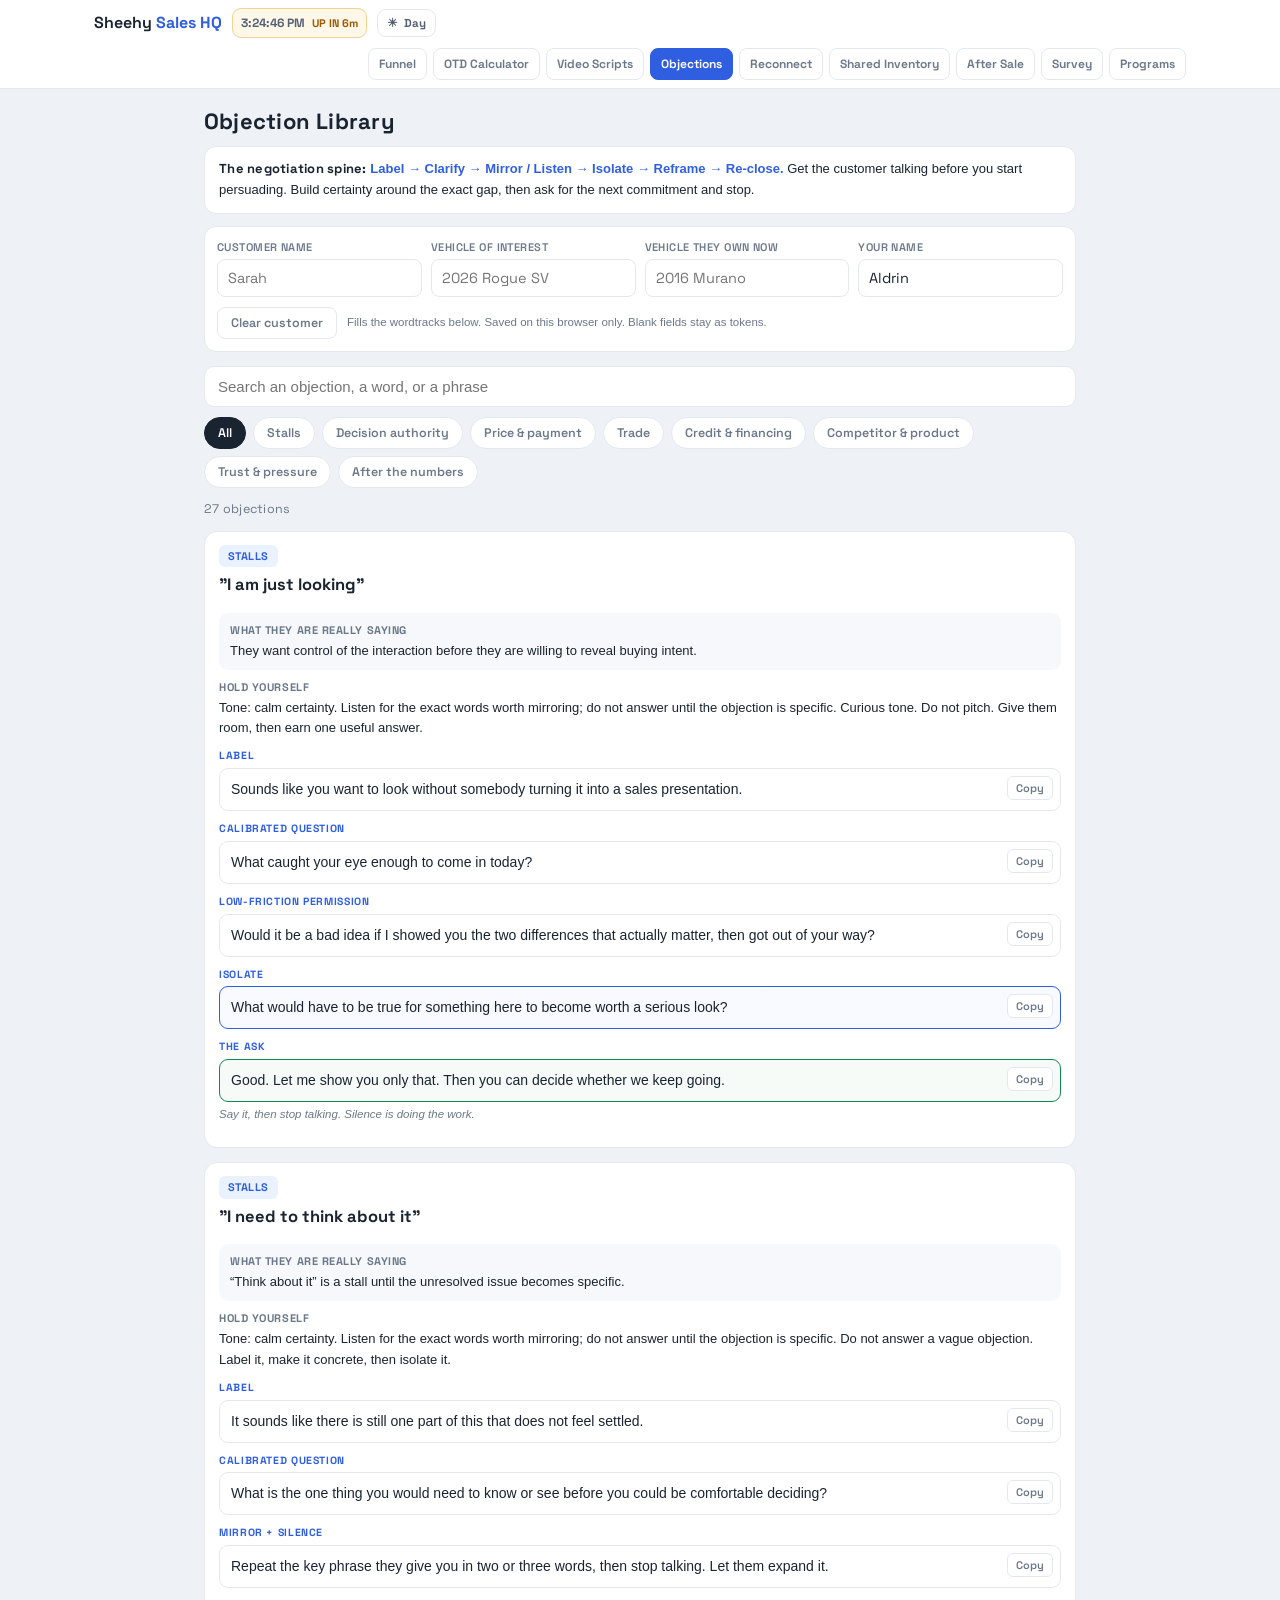
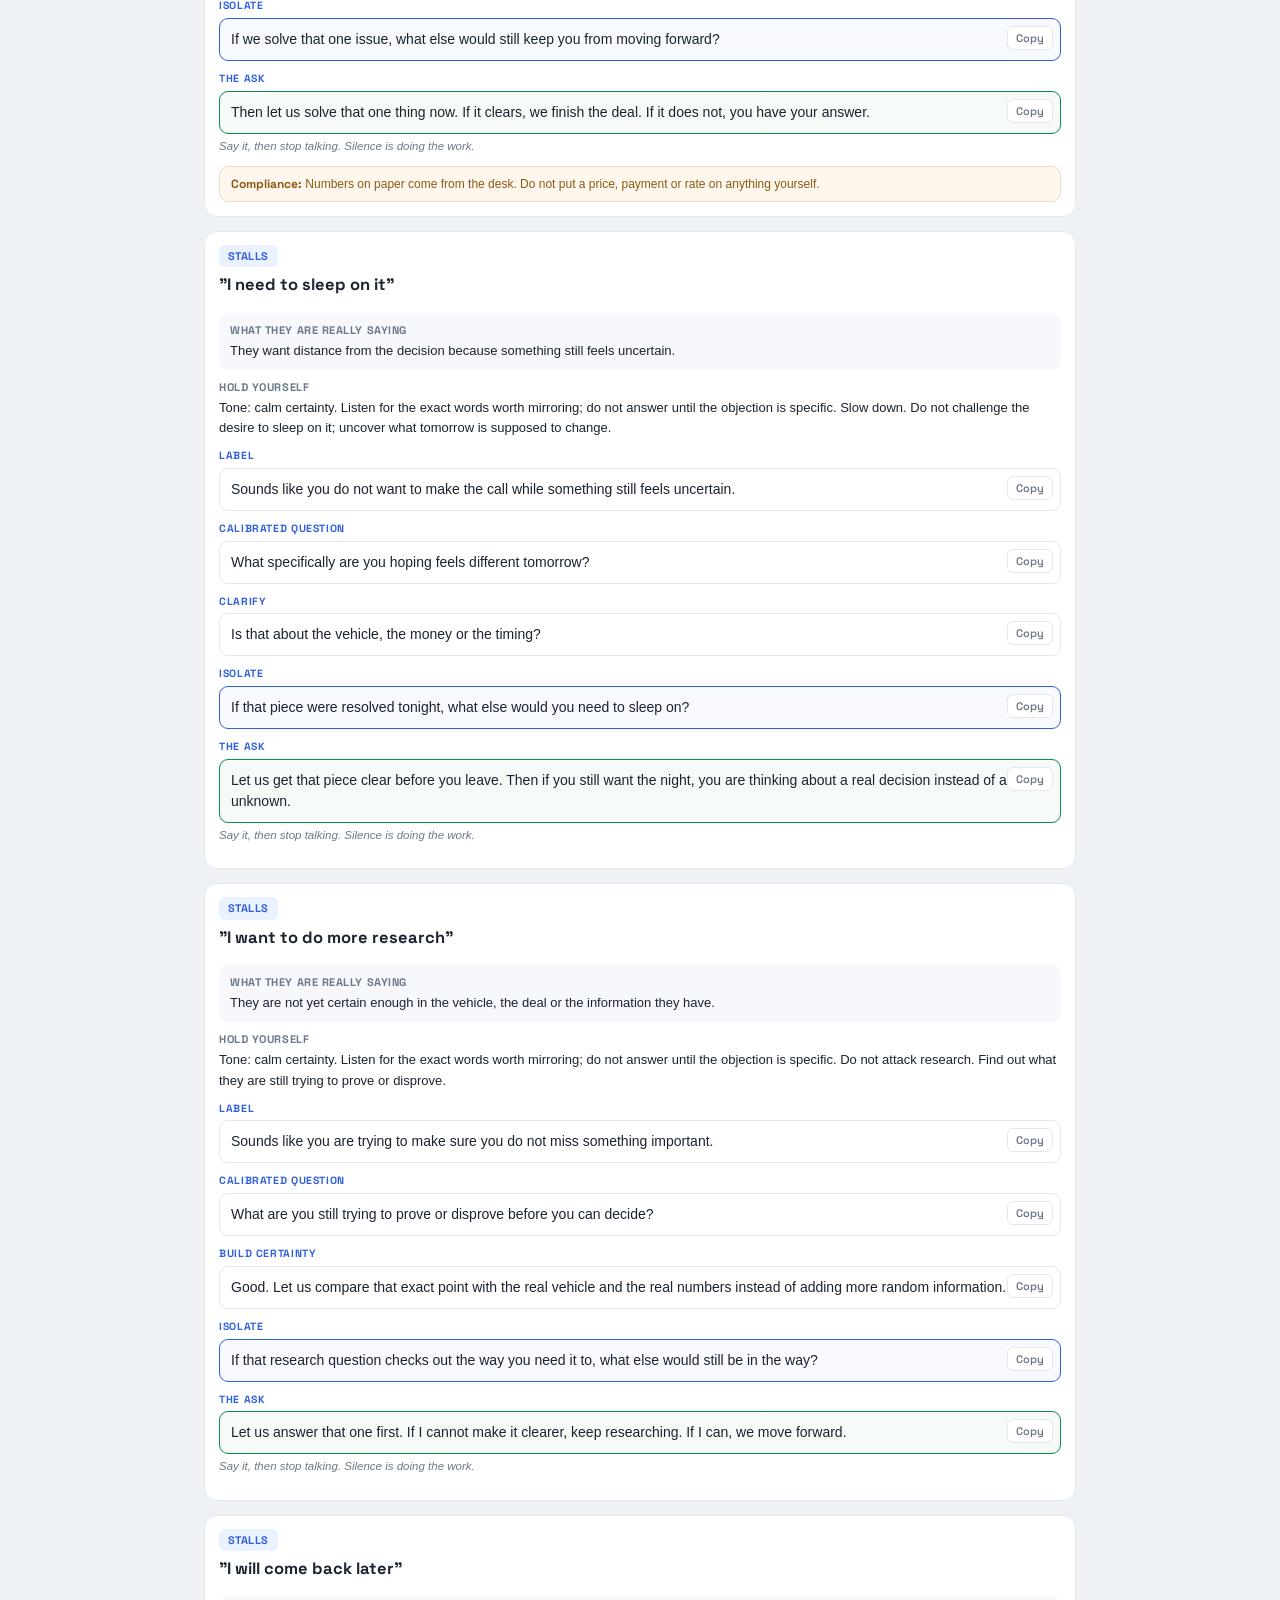
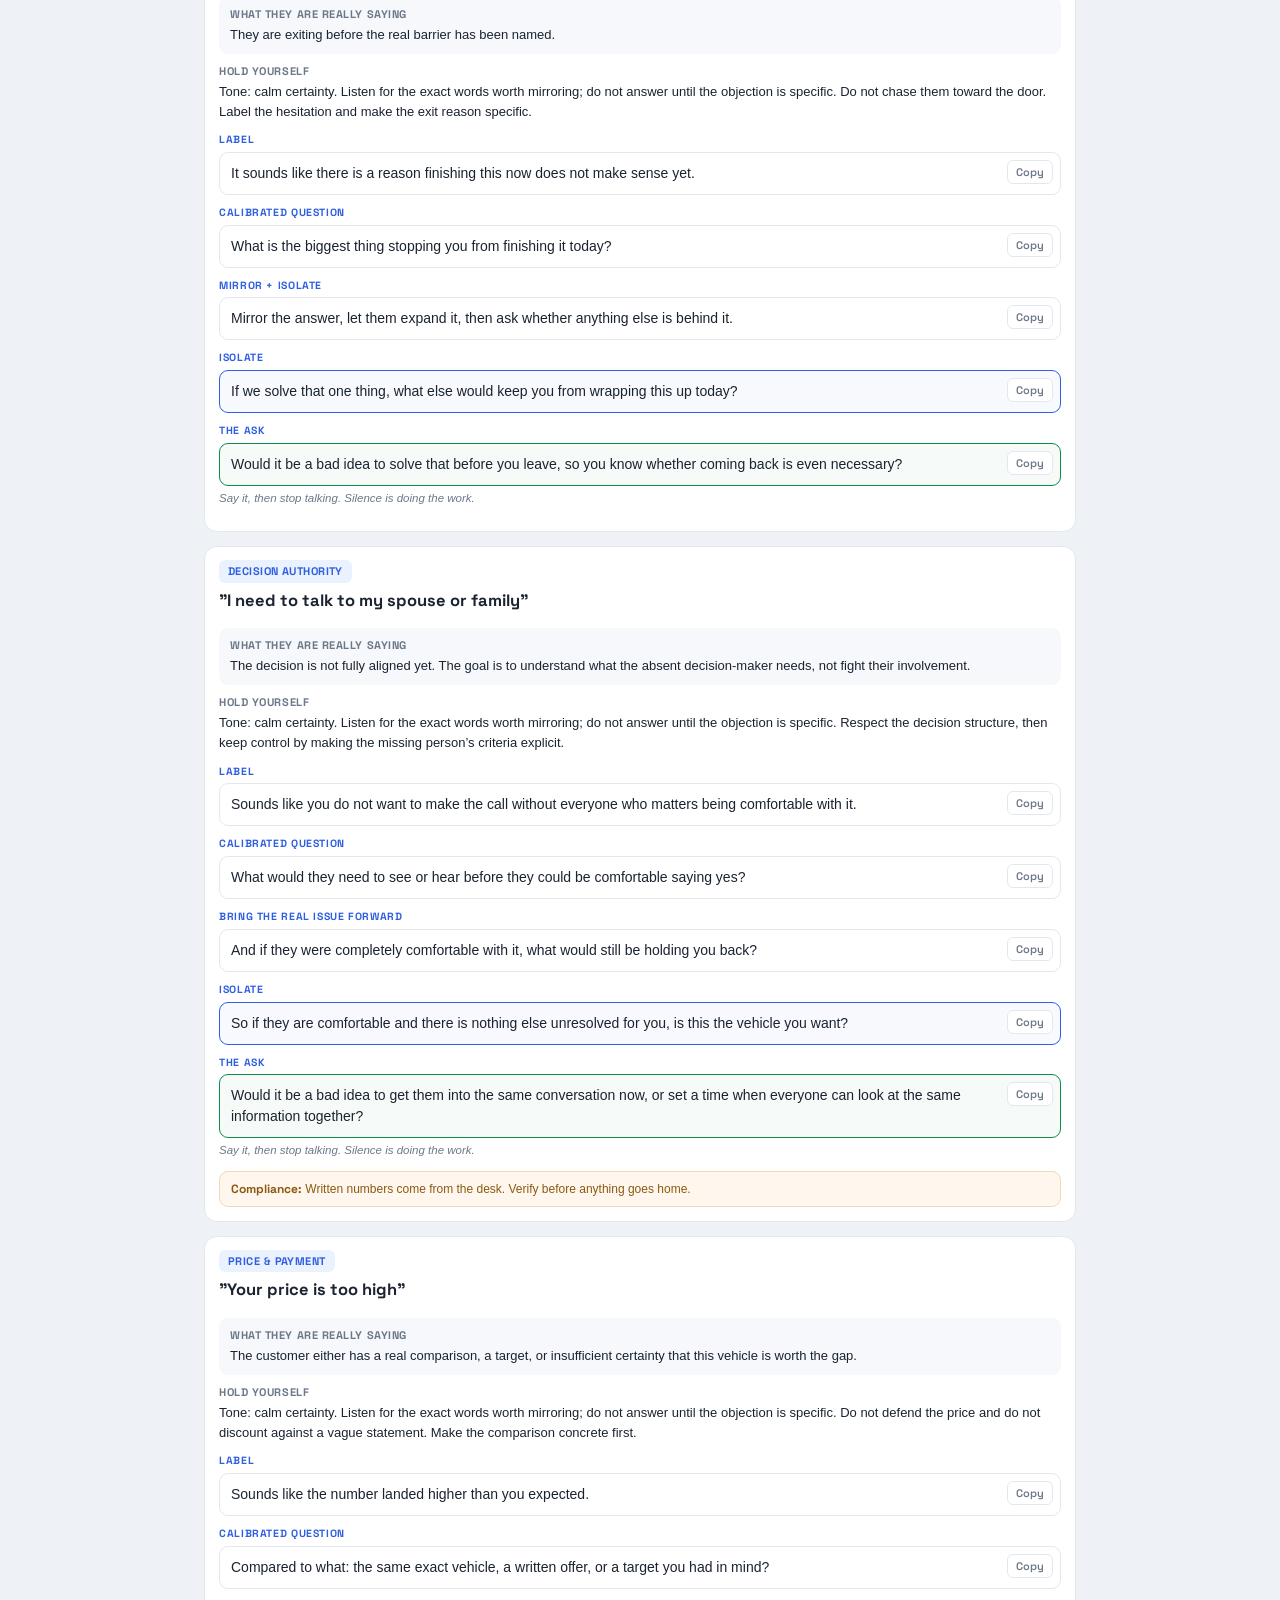
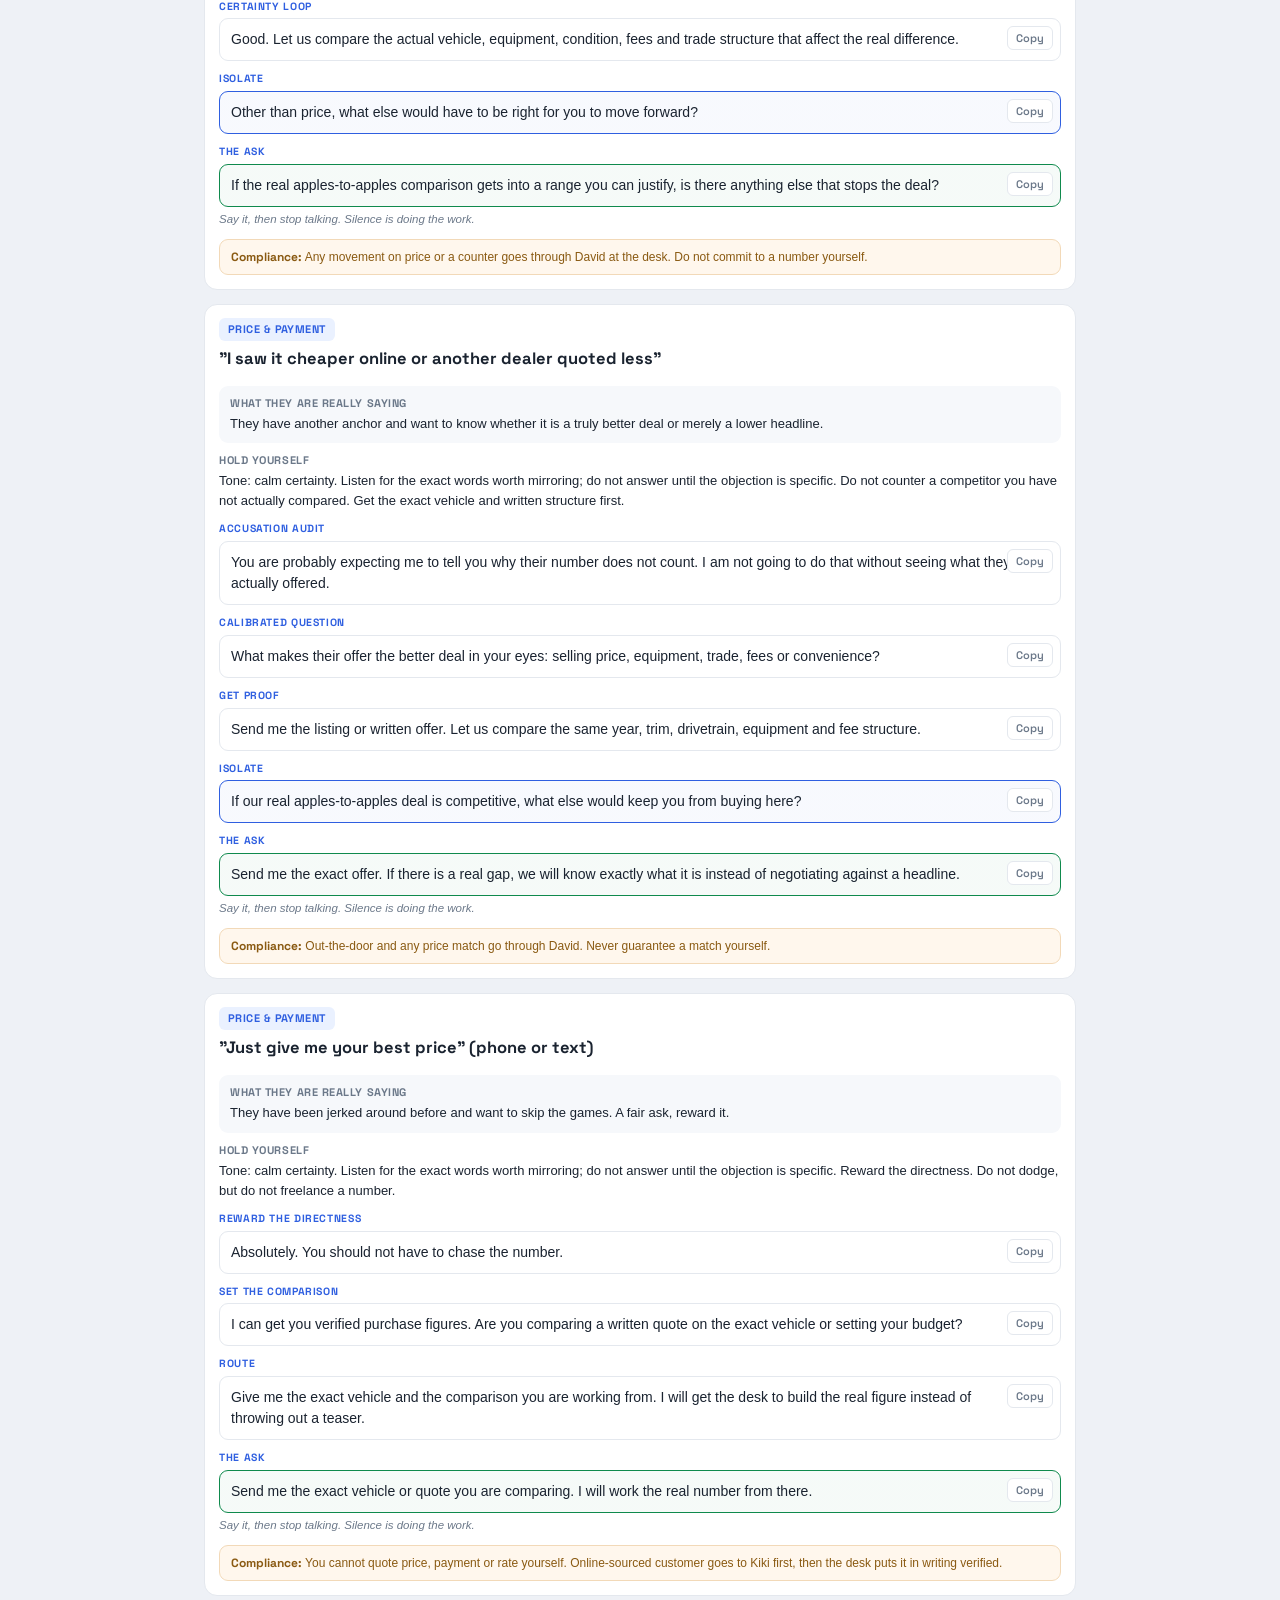
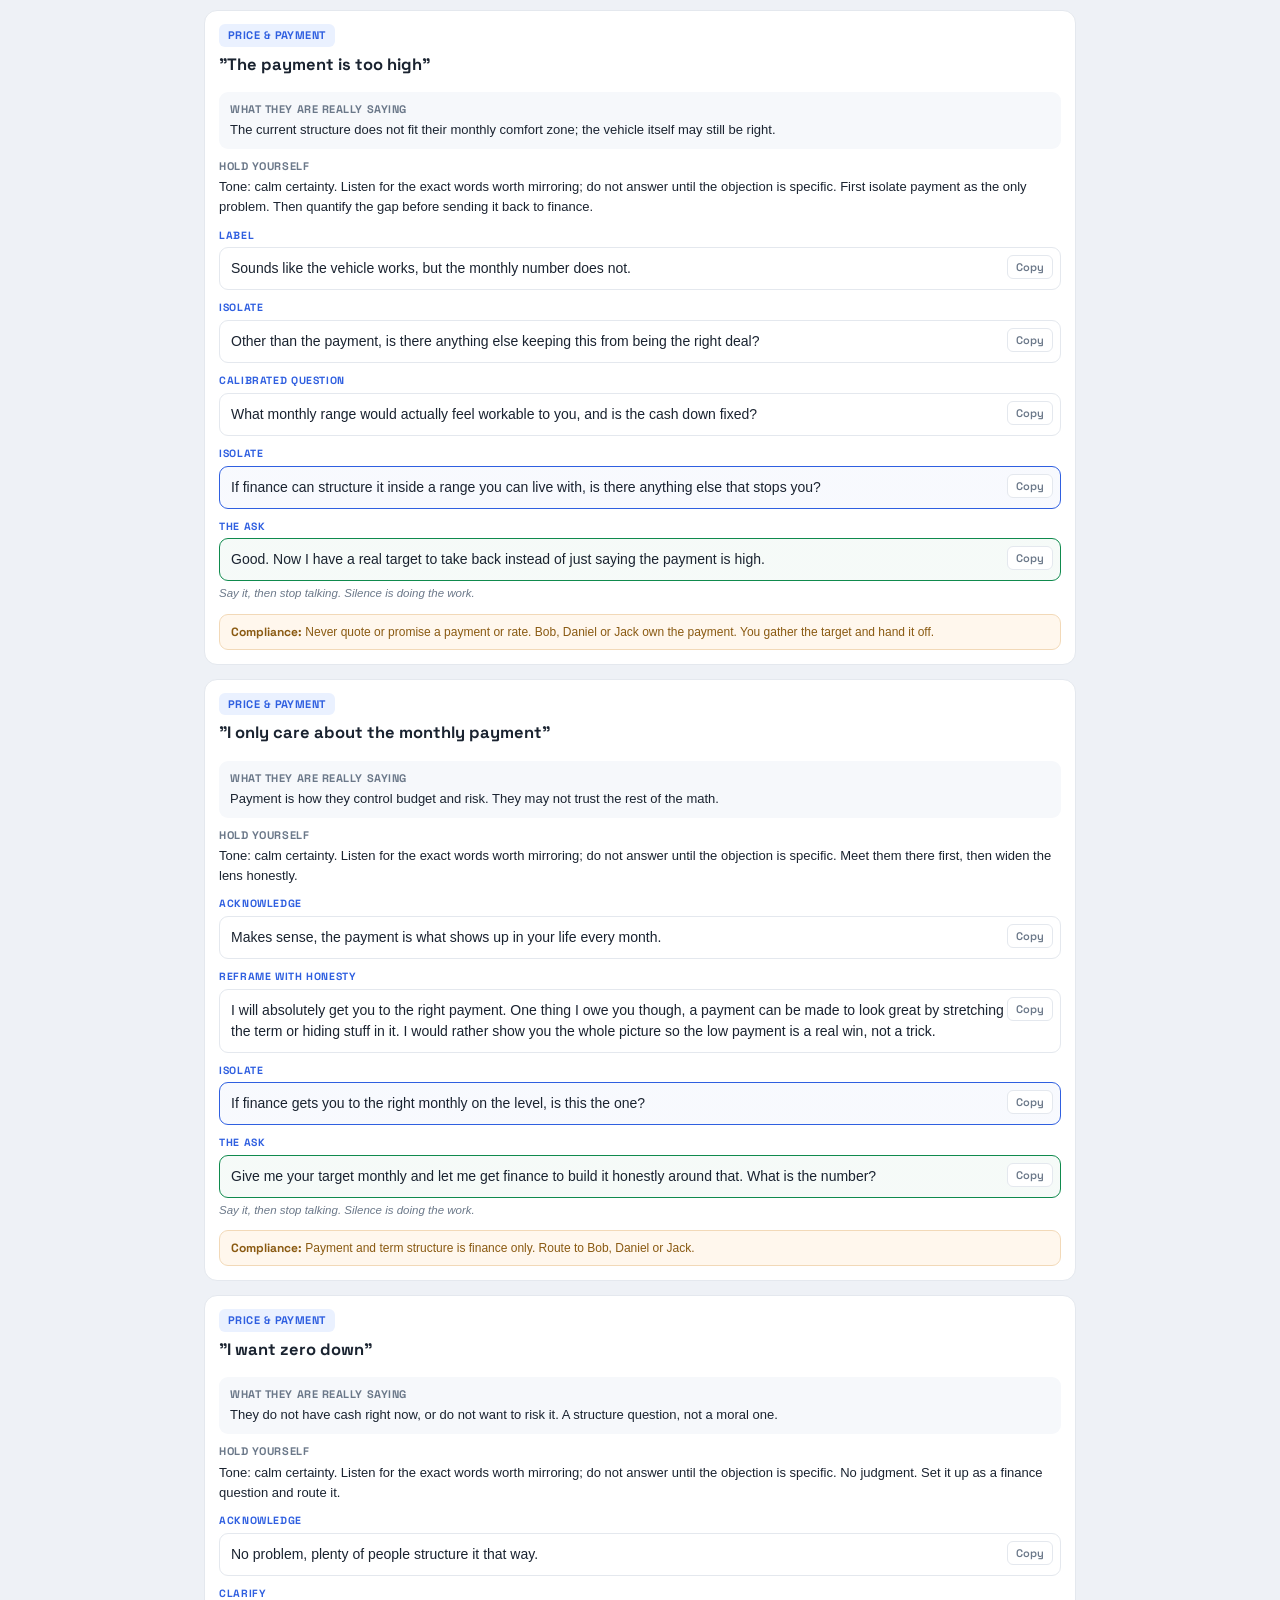
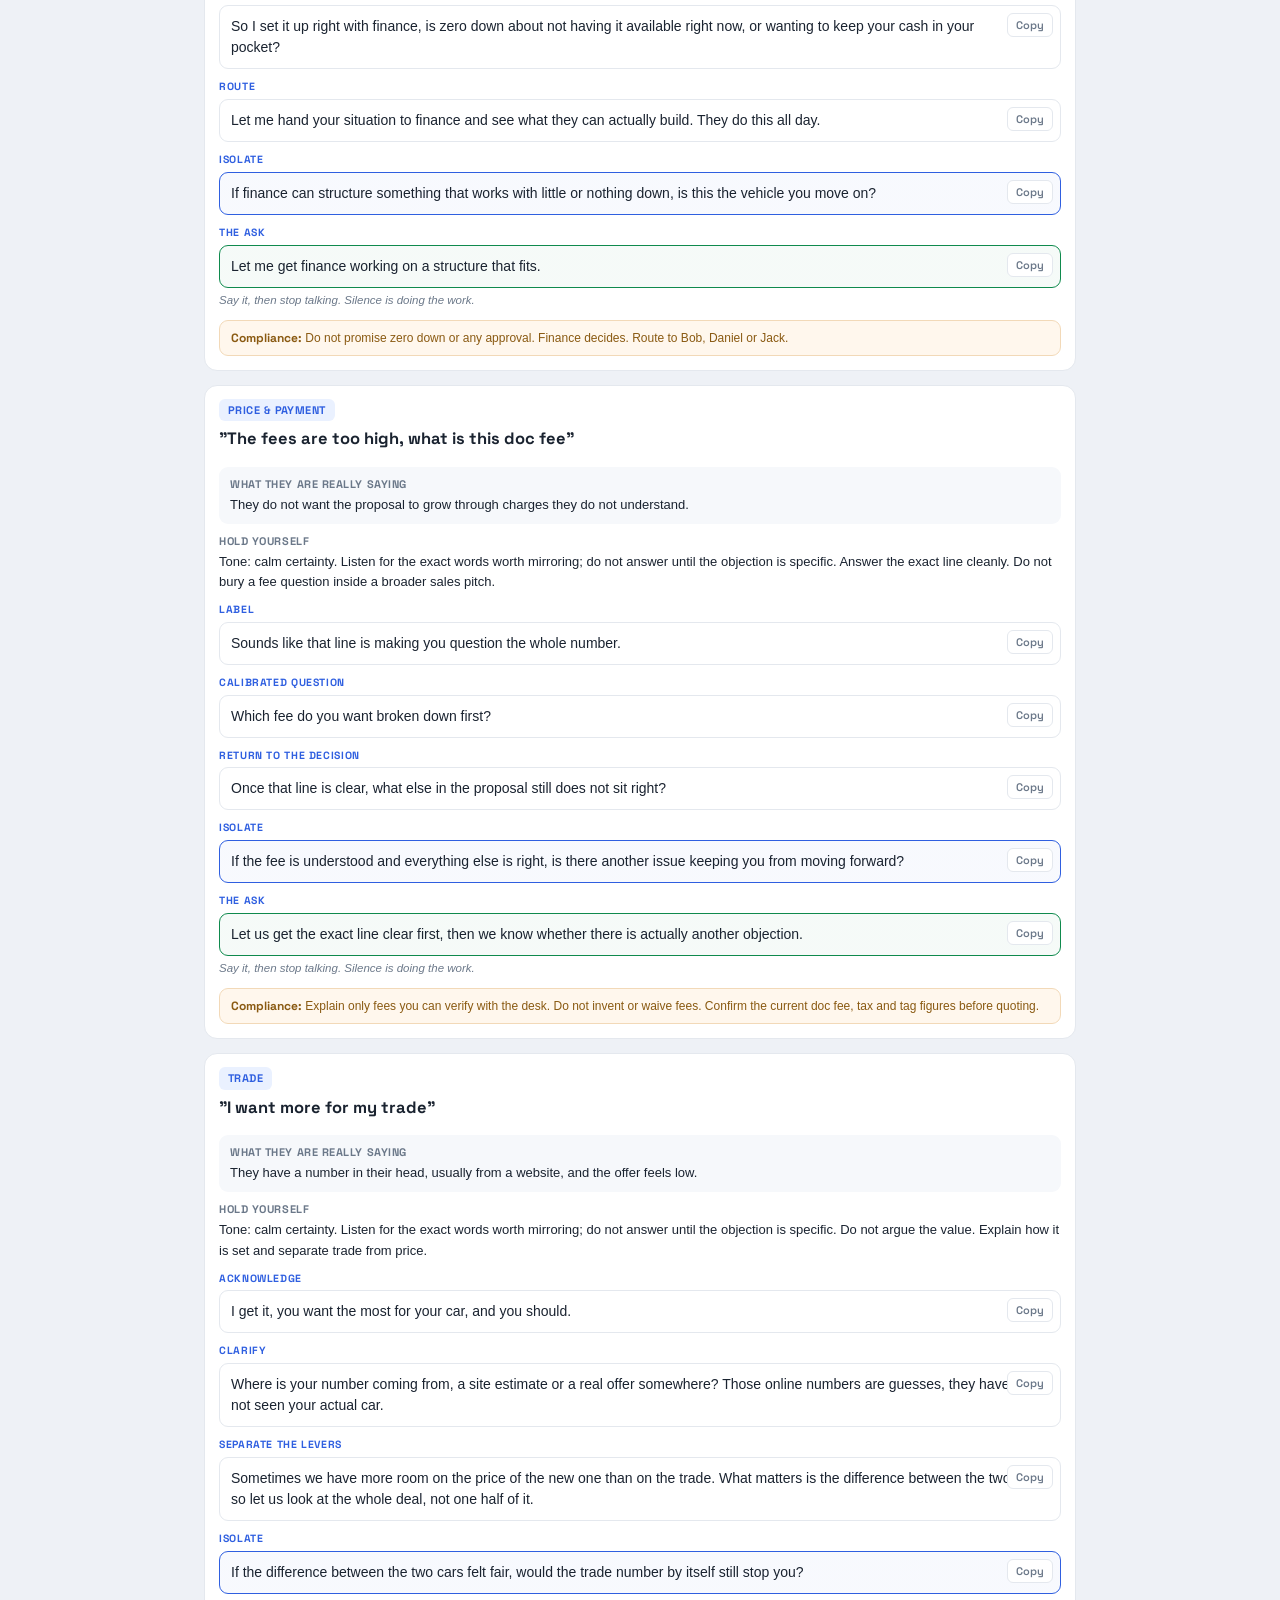
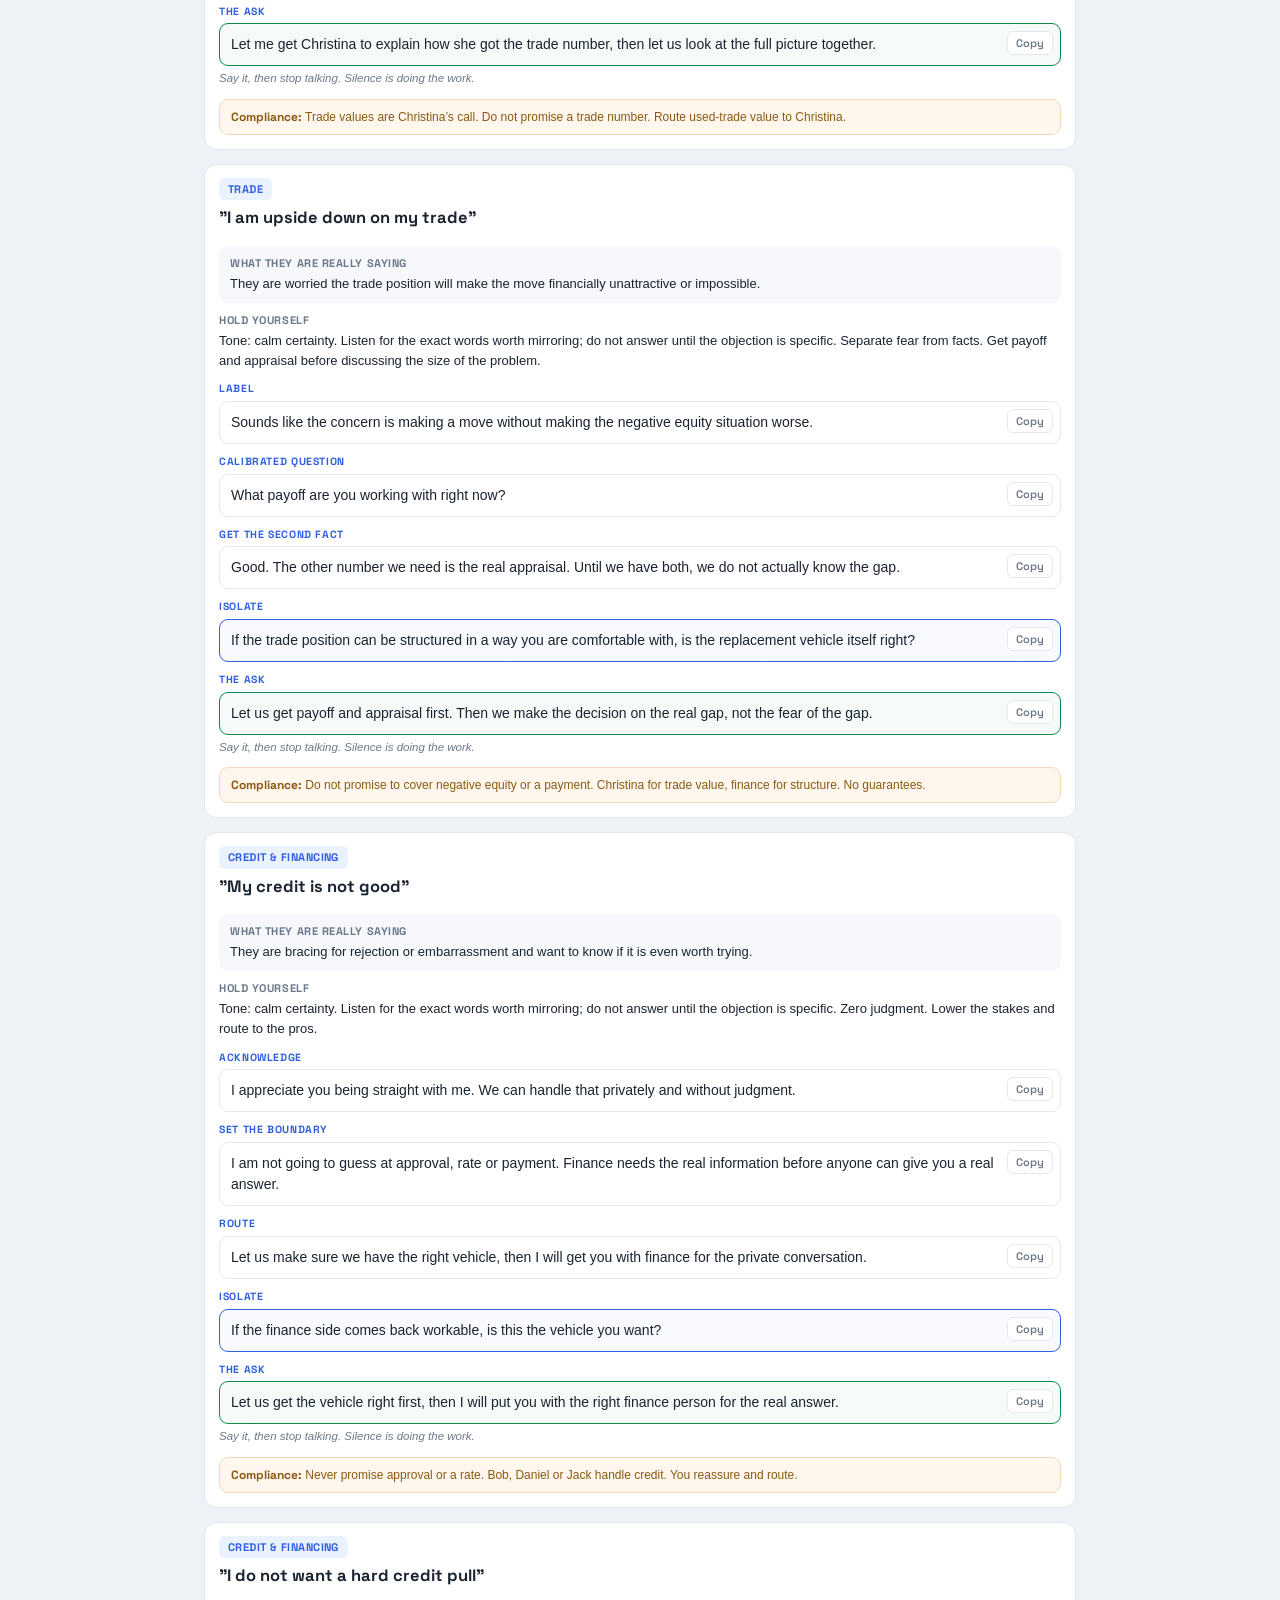
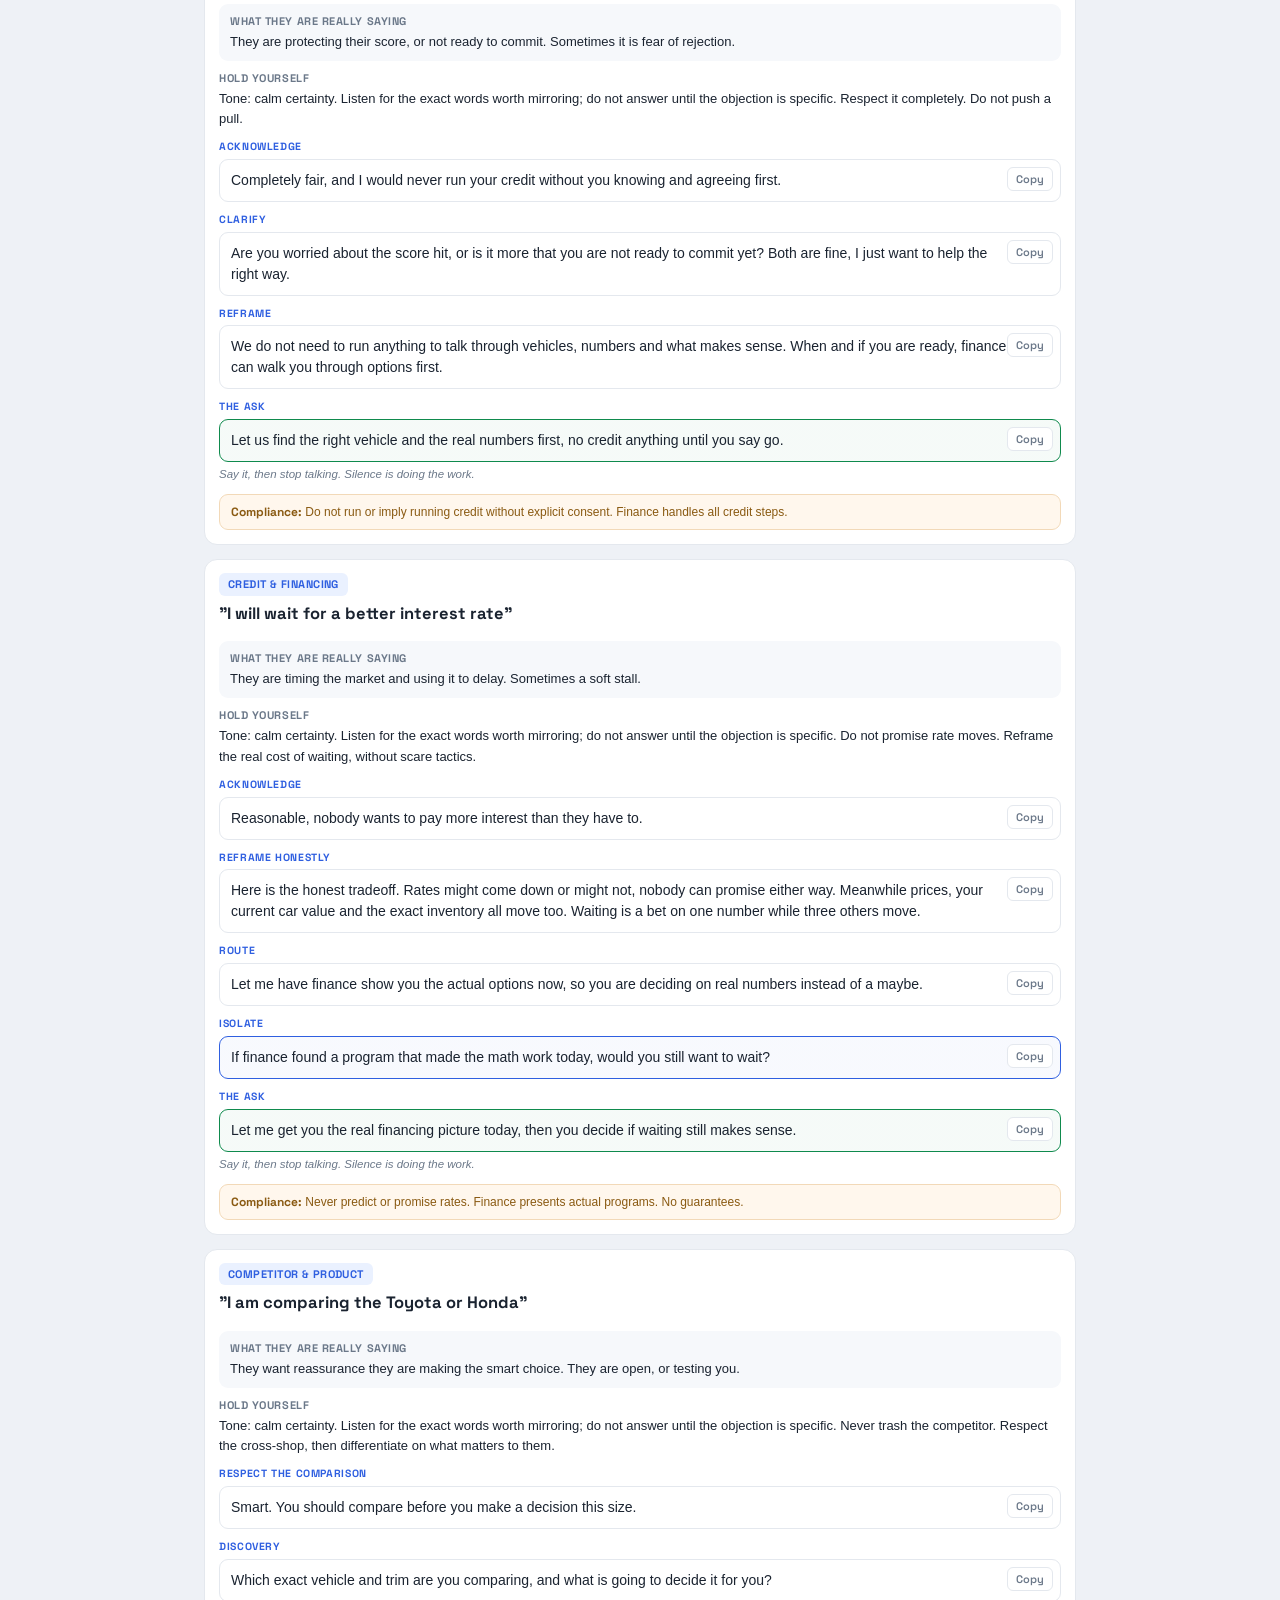
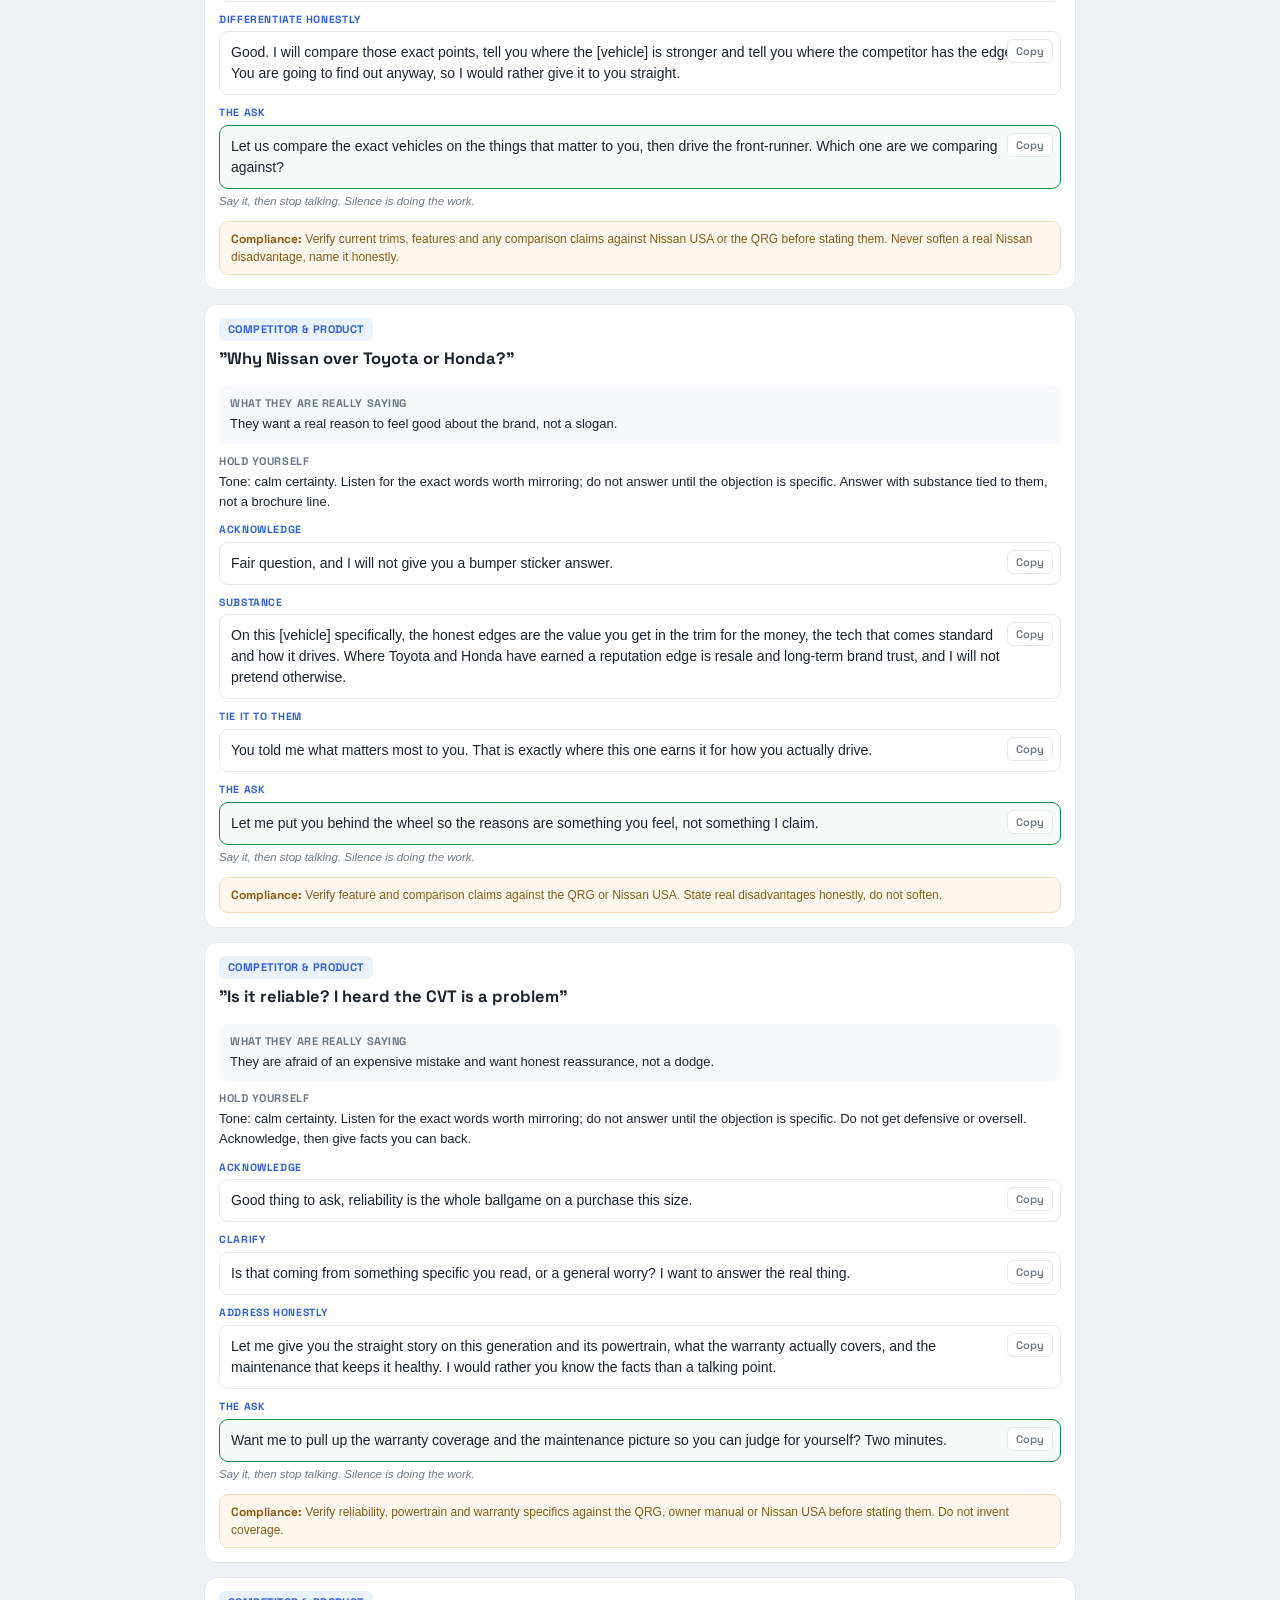
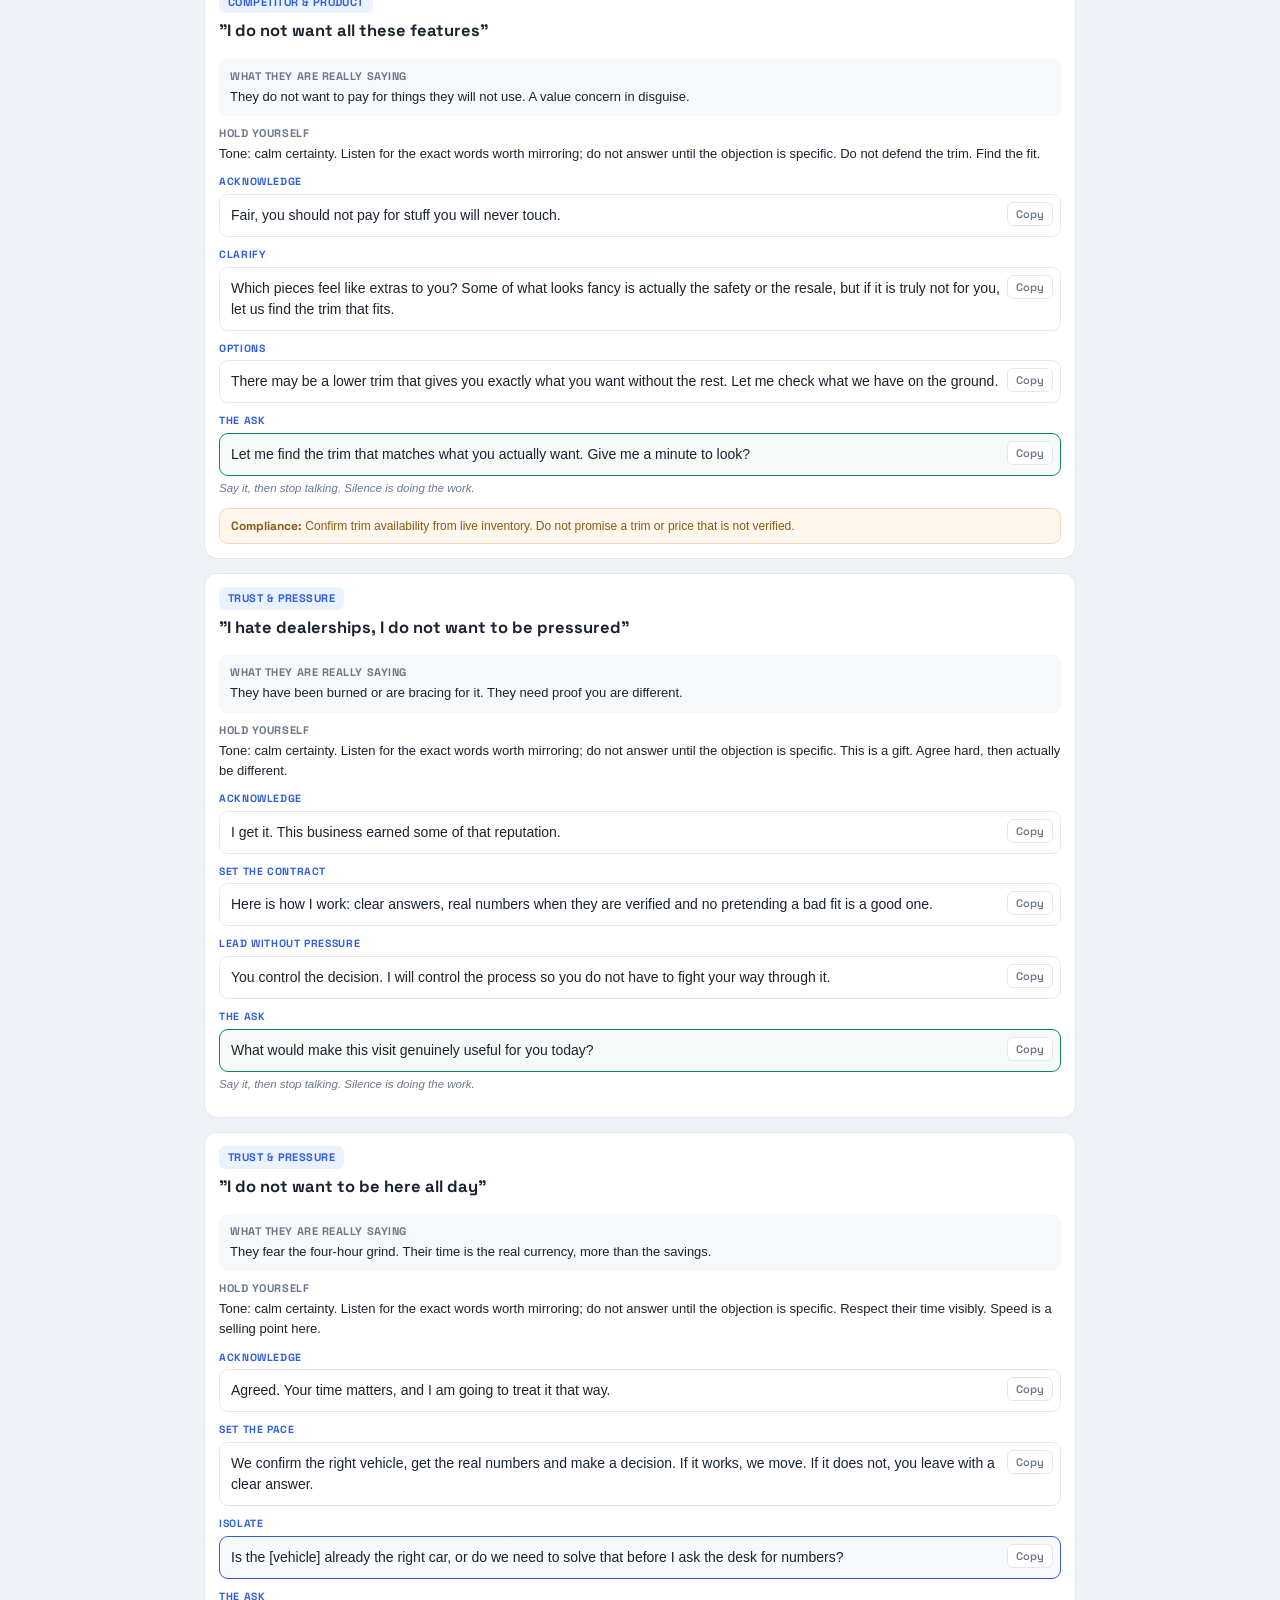
<file: objection-library.html>
<!DOCTYPE html>
<html lang="en">
<head>
<meta charset="utf-8">
<meta name="viewport" content="width=device-width, initial-scale=1">
<title>Objection Library · Sheehy Sales HQ</title>
<link rel="preconnect" href="https://fonts.googleapis.com">
<link rel="preconnect" href="https://fonts.gstatic.com" crossorigin>
<link href="https://fonts.googleapis.com/css2?family=Space+Grotesk:wght@500;600;700&display=swap" rel="stylesheet">
<style>
  :root{--ink:#1a2330;--muted:#6b7889;--line:#e4e8ee;--line-soft:#eef1f5;--paper:#fff;--card:#f6f8fb;--accent:#2f5fe0;--good:#0f8a4d;--bad:#c0334d;--bg:#eef1f6}
  *{box-sizing:border-box}
  body{margin:0;background:var(--bg);color:var(--ink);font-family:-apple-system,BlinkMacSystemFont,"Segoe UI",Roboto,Helvetica,Arial,sans-serif;font-size:15px;line-height:1.5}
  .wrap{max-width:900px;margin:0 auto;padding:0 14px 60px}
  .page-title{font-family:'Space Grotesk',sans-serif;font-size:22px;font-weight:700;letter-spacing:.01em;margin:16px 0 2px}
  .spine{background:var(--paper);border:1px solid var(--line);border-radius:12px;padding:12px 14px;margin:8px 0 12px;font-size:13px;line-height:1.6}
  .spine b{font-family:'Space Grotesk',sans-serif;letter-spacing:.02em}
  .spine .steps{color:var(--accent);font-weight:600}
  .fillbar{background:var(--paper);border:1px solid var(--line);border-radius:12px;padding:12px;margin:0 0 14px}
  .fill-grid{display:grid;grid-template-columns:repeat(auto-fit,minmax(150px,1fr));gap:9px}
  .fill-grid label{display:flex;flex-direction:column;gap:4px;font-family:'Space Grotesk',sans-serif;font-size:11px;font-weight:600;text-transform:uppercase;letter-spacing:.04em;color:var(--muted)}
  .fill-grid input{border:1px solid var(--line);border-radius:8px;padding:9px 10px;font-family:inherit;font-size:14.5px;background:#fff;color:var(--ink);text-transform:none;letter-spacing:normal;font-weight:400}
  .fill-actions{display:flex;align-items:center;gap:10px;margin-top:10px;flex-wrap:wrap}
  .clearcust{border:1px solid var(--line);background:transparent;border-radius:8px;padding:7px 13px;font-family:'Space Grotesk',sans-serif;font-size:12.5px;font-weight:600;color:var(--muted);cursor:pointer}
  .clearcust:hover{border-color:var(--bad);color:var(--bad)}
  .fill-note{font-size:11.5px;color:var(--muted);line-height:1.5}
  .search{width:100%;border:1px solid var(--line);border-radius:10px;padding:11px 13px;font-size:15px;font-family:inherit;background:var(--paper);margin-bottom:10px}
  .chips{display:flex;gap:7px;flex-wrap:wrap;margin-bottom:12px}
  .chip{border:1px solid var(--line);background:var(--paper);border-radius:20px;padding:7px 13px;font-family:'Space Grotesk',sans-serif;font-size:12.5px;font-weight:600;color:var(--muted);cursor:pointer;white-space:nowrap}
  .chip.on{color:#fff;background:var(--ink);border-color:var(--ink)}
  .count{font-size:12.5px;color:var(--muted);margin-bottom:12px;font-family:'Space Grotesk',sans-serif;letter-spacing:.02em}
  .card{background:var(--paper);border:1px solid var(--line);border-radius:13px;margin-bottom:14px;overflow:hidden}
  .card-head{padding:12px 14px 0}
  .tag{display:inline-block;font-family:'Space Grotesk',sans-serif;font-size:11px;font-weight:700;text-transform:uppercase;letter-spacing:.04em;padding:3px 9px;border-radius:6px;background:#eaf1ff;color:var(--accent);margin-bottom:7px}
  .obj{font-family:'Space Grotesk',sans-serif;font-weight:700;font-size:16.5px;line-height:1.3}
  .card-body{padding:8px 14px 14px}
  .meta{font-size:13px;line-height:1.55;margin:9px 0}
  .meta .k{font-family:'Space Grotesk',sans-serif;font-size:11px;font-weight:700;text-transform:uppercase;letter-spacing:.05em;color:var(--muted);display:block;margin-bottom:2px}
  .meta.real{background:var(--card);border-radius:9px;padding:9px 11px}
  .step{margin:10px 0}
  .step .lab{font-family:'Space Grotesk',sans-serif;font-size:10.5px;font-weight:700;text-transform:uppercase;letter-spacing:.06em;color:var(--accent);margin-bottom:4px}
  .line{position:relative;border:1px solid var(--line);border-radius:9px;padding:10px 42px 10px 11px;font-size:14px;line-height:1.5;background:#fff}
  .line.ask{border-color:var(--good);background:linear-gradient(0deg,rgba(15,138,77,.04),rgba(15,138,77,.04)),#fff}
  .line.iso{border-color:var(--accent);background:linear-gradient(0deg,rgba(47,95,224,.035),rgba(47,95,224,.035)),#fff}
  .cp{position:absolute;top:7px;right:7px;border:1px solid var(--line);background:#fff;border-radius:6px;padding:4px 8px;font-family:'Space Grotesk',sans-serif;font-size:11px;font-weight:600;color:var(--muted);cursor:pointer}
  .cp:active{transform:translateY(1px)}
  .hint{font-size:11.5px;color:var(--muted);margin-top:4px;font-style:italic}
  .flag{margin-top:11px;background:#fff7ed;border:1px solid #f2d9b8;color:#8a5a12;border-radius:9px;padding:8px 11px;font-size:12px;line-height:1.5}
  .flag b{font-family:'Space Grotesk',sans-serif}
  .empty{text-align:center;color:var(--muted);padding:40px 10px;font-size:14px}
  .foot{text-align:center;color:var(--muted);font-size:11.5px;margin-top:22px;line-height:1.6}
</style>
</head>
<body>
<script src="./nav.js" defer></script>

<div class="wrap">
  <h1 class="page-title">Objection Library</h1>
  <div class="spine">
    <b>The spine:</b> <span class="steps">Acknowledge, Clarify, Isolate, Reframe, Ask.</span> Three rules that separate you from average: isolate before you answer, argue the point never the person, and once you ask, stop talking. Built on transparency, precision, tactical empathy and humility. Every card gives you the words, but say them in your voice.
  </div>

  <div class="fillbar">
    <div class="fill-grid">
      <label>Customer name<input data-f="name" autocomplete="off" placeholder="Sarah"></label>
      <label>Vehicle of interest<input data-f="vehicle" autocomplete="off" placeholder="2026 Rogue SV"></label>
      <label>Vehicle they own now<input data-f="current" autocomplete="off" placeholder="2016 Murano"></label>
      <label>Your name<input data-f="agent" autocomplete="off" placeholder="Aldrin"></label>
    </div>
    <div class="fill-actions"><button class="clearcust" type="button">Clear customer</button>
      <span class="fill-note">Fills the wordtracks below. Saved on this browser only. Blank fields stay as tokens.</span></div>
  </div>

  <input class="search" id="search" placeholder="Search an objection, a word, or a phrase" autocomplete="off">
  <div class="chips" id="chips"></div>
  <div class="count" id="count"></div>
  <div id="grid"></div>

  <div class="foot">Standalone page. Nothing here connects to or changes your main Sales HQ app.<br>Wordtracks are starting points. Read the room, match the buyer, and never trade honesty for a close.</div>
</div>

<script>
const OBJ = [
  // ===== STALLS =====
  {cat:'Stalls', obj:'"I am just looking"',
    real:'Their guard is up. They are testing whether you will pounce or pressure. It is almost never a real no.',
    hold:'Relax your posture and lower the stakes. The calmer you are, the safer they feel.',
    steps:[
      {lab:'Acknowledge + permission', say:'Good. You should look. Honestly most people who say that just do not want to get pounced on, and I get it. I am not going to do that to you.'},
      {lab:'Reframe your role', say:'Think of me less as a salesperson and more as the guy who knows where everything is and what the real differences are. What pulled you in today, the [vehicle] or just starting to look around?'},
      {lab:'Low-stakes choice', say:'Want me to point you at the two most people cross-shop, or would you rather wander and I stay out of your hair until you wave me down?'}
    ],
    close:'Give me sixty seconds to show you one thing, then you decide if I am worth another minute. Fair?'},

  {cat:'Stalls', obj:'"I need to think about it"',
    real:'There is a specific unspoken question or fear. Most of the time it is money. Vague usually means money.',
    hold:'Do not panic and do not oversell. Agree first, then find the real thing.',
    steps:[
      {lab:'Acknowledge', say:'Of course. A car is a real decision and you should think about it.'},
      {lab:'Clarify + label', say:'It sounds like there is one thing in particular sitting on your mind. When people say think about it, it is usually the price, the payment or whether this is the right vehicle. Which one is it for you?'},
      {lab:'Give them something real to think about', say:'Here is what I do not want, for you to go home with nothing but a feeling. Give me five minutes to put the real numbers on paper so you actually have something to think about.'}
    ],
    isolate:'If that one thing were handled to your satisfaction, is this the one you would want?',
    close:'Let me get you the numbers in writing so you are deciding on facts, not guessing. Grab a seat.',
    flag:'Numbers on paper come from the desk. Do not put a price, payment or rate on anything yourself.'},

  {cat:'Stalls', obj:'"I need to sleep on it"',
    real:'Nervous about commitment, or an unspoken concern. They want to feel in control of the pace.',
    hold:'Hand the control back, then quietly uncover the real hesitation.',
    steps:[
      {lab:'Acknowledge', say:'Totally fair, this is your money and your call.'},
      {lab:'Clarify', say:'So I help the right way, is it the vehicle you are unsure about, or the money side?'},
      {lab:'Bridge', say:'Whatever you decide, I want you deciding on the full picture. Let me make sure you have every number and answer before tonight, so tomorrow is a clear yes or a clear no instead of a maybe.'}
    ],
    isolate:'If the money side felt right tonight, is it really the sleeping on it, or is it the car?',
    close:'Give me five minutes to get it all in front of you, then sleep on the real thing instead of the unknown. Sound fair?'},

  {cat:'Stalls', obj:'"I want to do more research"',
    real:'They do not trust they have the real story yet. A researched buyer is a good buyer, not a lost one.',
    hold:'Respect it, then become the research. Do not act threatened by it.',
    steps:[
      {lab:'Acknowledge', say:'Smart. This is a big buy and you should feel sure.'},
      {lab:'Reframe', say:'Here is the shortcut though. Most of what you find online is guesswork from people who never sat in this one. I can hand you the real numbers and the honest differences from the ones you are cross-shopping, straight, no spin.'}
    ],
    isolate:'What is the main thing you still want to nail down? Let me answer it right now so your research is faster, not slower.',
    close:'Let me be your research for ten minutes. If I cannot make it clearer than a search bar, you have lost nothing.'},

  {cat:'Stalls', obj:'"I will come back later"',
    real:'They are politely leaving. Something is unresolved and they did not say it out loud.',
    hold:'Do not guilt them. Find the real reason so coming back is not even necessary.',
    steps:[
      {lab:'Acknowledge', say:'No problem at all, no pressure from me.'},
      {lab:'Label', say:'It seems like something did not quite line up today. Be straight with me, was it the car, the money or just me? I can take it.'},
      {lab:'Value of now', say:'The only reason I ask is I can put real eyes on your trade and get you actual numbers while you are standing here. Later means starting over.'}
    ],
    isolate:'If we fixed that one thing right now, is there any reason we could not wrap this up today?',
    close:'Let me get you the real numbers before you go, so if you do come back you already know it is worth it. Fair?'},

  // ===== DECISION AUTHORITY =====
  {cat:'Decision authority', obj:'"I need to talk to my spouse or family"',
    real:'Either the real decider is not here, or it is a soft way to leave. You need to know which.',
    hold:'Never fight it. Enable the conversation, and find out if there is a hidden objection too.',
    steps:[
      {lab:'Acknowledge', say:'Absolutely, this is a family decision and it should be.'},
      {lab:'Enable the decider', say:'Rather than you relaying all this from memory, can we get them on the phone for two minutes, or set a time you both come in so nobody plays telephone? I would rather they hear it right.'},
      {lab:'Give them the tool', say:'Let me put the numbers and the key points in writing so when you talk tonight, you are working off facts, not a fuzzy memory.'}
    ],
    isolate:'If it were only up to you, would you do it? That tells me whether it is really them or whether something is still on your mind too.',
    close:'Want to call them now while it is fresh, or set a time tomorrow you both come see it?',
    flag:'Written numbers come from the desk. Verify before anything goes home.'},

  // ===== PRICE AND PAYMENT =====
  {cat:'Price & payment', obj:'"Your price is too high"',
    real:'They do not yet see enough value for the gap, or the payment does not fit. Rarely the sticker itself.',
    hold:'Do not get defensive and do not cave on the spot. Get specific first.',
    steps:[
      {lab:'Acknowledge', say:'I hear you, and I would never want you to overpay.'},
      {lab:'Clarify', say:'When you say too high, too high compared to what, another quote, a number in your head, or the payment it lands at?'},
      {lab:'Reframe with transparency', say:'Let me show you exactly what goes into this number so nothing is hidden, and then let us see what we can actually do. I would rather earn it straight than play games.'}
    ],
    isolate:'If the number worked, is this the vehicle you want, or is price a polite way of saying it is not the one?',
    close:'Tell me the piece that feels high and let me take it to my manager with a real reason. Deal?',
    flag:'Any movement on price or a counter goes through David at the desk. Do not commit to a number yourself.'},

  {cat:'Price & payment', obj:'"I saw it cheaper online or another dealer quoted less"',
    real:'They want to know they are not being taken. Often the other number is missing fees or a different trim.',
    hold:'Never trash the other store. Get transparent and compare the same thing.',
    steps:[
      {lab:'Acknowledge', say:'Good, you should shop, that is smart.'},
      {lab:'Clarify with transparency', say:'Two things make those numbers look different, fees they have not shown yet and whether it is the exact same trim and package. Do you have their out-the-door number in writing, or just the advertised price?'},
      {lab:'Reframe', say:'Send me what they gave you and I will read it line by line with you, no spin. If theirs is truly better on the same car out the door, I will tell you straight.'}
    ],
    isolate:'If we land at a fair out-the-door number on the same car, are we doing business?',
    close:'Let me get you our real out-the-door number so you are comparing the same thing. Then you decide with facts. Fair?',
    flag:'Out-the-door and any price match go through David. Never guarantee a match yourself.'},

  {cat:'Price & payment', obj:'"Just give me your best price" (phone or text)',
    real:'They have been jerked around before and want to skip the games. A fair ask, reward it.',
    hold:'Reward the directness. Do not dodge, but do not freelance a number.',
    steps:[
      {lab:'Acknowledge', say:'I respect that, and you should not have to pry it out of anyone.'},
      {lab:'Honest setup', say:'I will get you a real out-the-door number, not a teaser. To make it your actual number and not a generic one, I need the exact trim and whether you have a trade, because those move it.'},
      {lab:'Route', say:'Give me those two things and I will get the desk to put the real figure in writing for you today.'}
    ],
    close:'What trim are you set on, and are you trading anything? I will get you the real number, not a runaround.',
    flag:'You cannot quote price, payment or rate yourself. Online-sourced customer goes to Kiki first, then the desk puts it in writing verified.'},

  {cat:'Price & payment', obj:'"The payment is too high"',
    real:'The monthly does not fit their life, or the term and down are off. The car may still be right.',
    hold:'Stay calm. Payment is a math problem with several levers, and finance owns them.',
    steps:[
      {lab:'Acknowledge', say:'Fair, the payment has to fit your real life, not just look good today.'},
      {lab:'Clarify the target', say:'What number were you hoping to be at or under? Give me the honest one, not a lowball, so I bring finance something real to work with.'},
      {lab:'Route', say:'There are a few levers on a payment and our finance team can work them the right way. Let me get them your target and see what is actually possible.'}
    ],
    isolate:'If finance gets the payment into a range that feels comfortable, is this the vehicle you want?',
    close:'Tell me your comfortable monthly and let me put it in front of finance. What is that number?',
    flag:'Never quote or promise a payment or rate. Bob, Daniel or Jack own the payment. You gather the target and hand it off.'},

  {cat:'Price & payment', obj:'"I only care about the monthly payment"',
    real:'Payment is how they control budget and risk. They may not trust the rest of the math.',
    hold:'Meet them there first, then widen the lens honestly.',
    steps:[
      {lab:'Acknowledge', say:'Makes sense, the payment is what shows up in your life every month.'},
      {lab:'Reframe with honesty', say:'I will absolutely get you to the right payment. One thing I owe you though, a payment can be made to look great by stretching the term or hiding stuff in it. I would rather show you the whole picture so the low payment is a real win, not a trick.'}
    ],
    isolate:'If finance gets you to the right monthly on the level, is this the one?',
    close:'Give me your target monthly and let me get finance to build it honestly around that. What is the number?',
    flag:'Payment and term structure is finance only. Route to Bob, Daniel or Jack.'},

  {cat:'Price & payment', obj:'"I want zero down"',
    real:'They do not have cash right now, or do not want to risk it. A structure question, not a moral one.',
    hold:'No judgment. Set it up as a finance question and route it.',
    steps:[
      {lab:'Acknowledge', say:'No problem, plenty of people structure it that way.'},
      {lab:'Clarify', say:'So I set it up right with finance, is zero down about not having it available right now, or wanting to keep your cash in your pocket?'},
      {lab:'Route', say:'Let me hand your situation to finance and see what they can actually build. They do this all day.'}
    ],
    isolate:'If finance can structure something that works with little or nothing down, is this the vehicle you move on?',
    close:'Let me get finance working on a structure that fits. Sound good?',
    flag:'Do not promise zero down or any approval. Finance decides. Route to Bob, Daniel or Jack.'},

  {cat:'Price & payment', obj:'"The fees are too high, what is this doc fee"',
    real:'They are watching for the classic add-on game. They want to know they are not being padded.',
    hold:'This is where honesty wins big. Do not get squirmy or vague.',
    steps:[
      {lab:'Acknowledge', say:'Good, you should ask about every line, and I will not dodge it.'},
      {lab:'Explain straight', say:'The doc fee and the taxes and tags are real line items, not something I invented on the spot. Let me walk you through each one so you see exactly where every dollar goes.'},
      {lab:'Reframe trust', say:'A dealer that hides these is the one to worry about. I would rather show you all of it than sneak anything.'}
    ],
    close:'Let me go through the sheet line by line with you so nothing is a surprise. Ready?',
    flag:'Explain only fees you can verify with the desk. Do not invent or waive fees. Confirm the current doc fee, tax and tag figures before quoting.'},

  // ===== TRADE =====
  {cat:'Trade', obj:'"I want more for my trade"',
    real:'They have a number in their head, usually from a website, and the offer feels low.',
    hold:'Do not argue the value. Explain how it is set and separate trade from price.',
    steps:[
      {lab:'Acknowledge', say:'I get it, you want the most for your car, and you should.'},
      {lab:'Clarify', say:'Where is your number coming from, a site estimate or a real offer somewhere? Those online numbers are guesses, they have not seen your actual car.'},
      {lab:'Separate the levers', say:'Sometimes we have more room on the price of the new one than on the trade. What matters is the difference between the two, so let us look at the whole deal, not one half of it.'}
    ],
    isolate:'If the difference between the two cars felt fair, would the trade number by itself still stop you?',
    close:'Let me get Christina to explain how she got the trade number, then let us look at the full picture together. Fair?',
    flag:'Trade values are Christina\u2019s call. Do not promise a trade number. Route used-trade value to Christina.'},

  {cat:'Trade', obj:'"I am upside down on my trade"',
    real:'They are scared this makes a deal impossible or embarrassing. They need reassurance and a real plan.',
    hold:'No shame, ever. This is extremely common and solvable.',
    steps:[
      {lab:'Acknowledge', say:'That is more common than you think, and it is not a dealbreaker. No worries at all.'},
      {lab:'Reframe', say:'Being upside down just means we look at the whole structure, not that the door is closed. People in your spot move into a new vehicle all the time.'},
      {lab:'Route honestly', say:'Let me get you a real trade number from our used manager and let finance look at the full structure. I will not blow smoke, I will get you the honest picture.'}
    ],
    close:'Let me have Christina appraise it for real and get finance looking at the whole thing. That work?',
    flag:'Do not promise to cover negative equity or a payment. Christina for trade value, finance for structure. No guarantees.'},

  // ===== CREDIT AND FINANCING =====
  {cat:'Credit & financing', obj:'"My credit is not good"',
    real:'They are bracing for rejection or embarrassment and want to know if it is even worth trying.',
    hold:'Zero judgment. Lower the stakes and route to the pros.',
    steps:[
      {lab:'Acknowledge', say:'No judgment here at all. A lot of good people are in the same spot and drive home in something great.'},
      {lab:'Reframe', say:'Credit is one piece and it is fixable over time. Our finance team looks at the whole picture, not just a number, and they work with a lot of different lenders.'},
      {lab:'Route', say:'Let me get you with finance so you know exactly where you stand instead of guessing. Knowing beats worrying.'}
    ],
    isolate:'If the finance side comes back workable, is this the vehicle you would want?',
    close:'Let me introduce you to our finance team and get you real answers. Sound okay?',
    flag:'Never promise approval or a rate. Bob, Daniel or Jack handle credit. You reassure and route.'},

  {cat:'Credit & financing', obj:'"I do not want a hard credit pull"',
    real:'They are protecting their score, or not ready to commit. Sometimes it is fear of rejection.',
    hold:'Respect it completely. Do not push a pull.',
    steps:[
      {lab:'Acknowledge', say:'Completely fair, and I would never run your credit without you knowing and agreeing first.'},
      {lab:'Clarify', say:'Are you worried about the score hit, or is it more that you are not ready to commit yet? Both are fine, I just want to help the right way.'},
      {lab:'Reframe', say:'We do not need to run anything to talk through vehicles, numbers and what makes sense. When and if you are ready, finance can walk you through options first.'}
    ],
    close:'Let us find the right vehicle and the real numbers first, no credit anything until you say go. Fair?',
    flag:'Do not run or imply running credit without explicit consent. Finance handles all credit steps.'},

  {cat:'Credit & financing', obj:'"I will wait for a better interest rate"',
    real:'They are timing the market and using it to delay. Sometimes a soft stall.',
    hold:'Do not promise rate moves. Reframe the real cost of waiting, without scare tactics.',
    steps:[
      {lab:'Acknowledge', say:'Reasonable, nobody wants to pay more interest than they have to.'},
      {lab:'Reframe honestly', say:'Here is the honest tradeoff. Rates might come down or might not, nobody can promise either way. Meanwhile prices, your current car value and the exact inventory all move too. Waiting is a bet on one number while three others move.'},
      {lab:'Route', say:'Let me have finance show you the actual options now, so you are deciding on real numbers instead of a maybe.'}
    ],
    isolate:'If finance found a program that made the math work today, would you still want to wait?',
    close:'Let me get you the real financing picture today, then you decide if waiting still makes sense. Fair?',
    flag:'Never predict or promise rates. Finance presents actual programs. No guarantees.'},

  // ===== COMPETITOR AND PRODUCT =====
  {cat:'Competitor & product', obj:'"I am comparing the Toyota or Honda"',
    real:'They want reassurance they are making the smart choice. They are open, or testing you.',
    hold:'Never trash the competitor. Respect the cross-shop, then differentiate on what matters to them.',
    steps:[
      {lab:'Acknowledge', say:'Smart, those are the exact two people cross-shop the [vehicle] against, and they are good vehicles. I will give it to you straight, not sell against them blindly.'},
      {lab:'Discovery', say:'What matters most to you in the daily drive, so I compare on what actually affects you and not a spec sheet nobody feels?'},
      {lab:'Differentiate honestly', say:'On the things you just named, here is where the [vehicle] genuinely wins, and I will also tell you where the other one has an edge, because you will find out anyway and I would rather you hear it from me.'}
    ],
    close:'Want to drive them back to back so you feel the difference instead of taking my word for it? I will set it up.',
    flag:'Verify current trims, features and any comparison claims against Nissan USA or the QRG before stating them. Never soften a real Nissan disadvantage, name it honestly.'},

  {cat:'Competitor & product', obj:'"Why Nissan over Toyota or Honda?"',
    real:'They want a real reason to feel good about the brand, not a slogan.',
    hold:'Answer with substance tied to them, not a brochure line.',
    steps:[
      {lab:'Acknowledge', say:'Fair question, and I will not give you a bumper sticker answer.'},
      {lab:'Substance', say:'On this [vehicle] specifically, the honest edges are the value you get in the trim for the money, the tech that comes standard and how it drives. Where Toyota and Honda have earned a reputation edge is resale and long-term brand trust, and I will not pretend otherwise.'},
      {lab:'Tie it to them', say:'You told me what matters most to you. That is exactly where this one earns it for how you actually drive.'}
    ],
    close:'Let me put you behind the wheel so the reasons are something you feel, not something I claim. Fair?',
    flag:'Verify feature and comparison claims against the QRG or Nissan USA. State real disadvantages honestly, do not soften.'},

  {cat:'Competitor & product', obj:'"Is it reliable? I heard the CVT is a problem"',
    real:'They are afraid of an expensive mistake and want honest reassurance, not a dodge.',
    hold:'Do not get defensive or oversell. Acknowledge, then give facts you can back.',
    steps:[
      {lab:'Acknowledge', say:'Good thing to ask, reliability is the whole ballgame on a purchase this size.'},
      {lab:'Clarify', say:'Is that coming from something specific you read, or a general worry? I want to answer the real thing.'},
      {lab:'Address honestly', say:'Let me give you the straight story on this generation and its powertrain, what the warranty actually covers, and the maintenance that keeps it healthy. I would rather you know the facts than a talking point.'}
    ],
    close:'Want me to pull up the warranty coverage and the maintenance picture so you can judge for yourself? Two minutes.',
    flag:'Verify reliability, powertrain and warranty specifics against the QRG, owner manual or Nissan USA before stating them. Do not invent coverage.'},

  {cat:'Competitor & product', obj:'"I do not want all these features"',
    real:'They do not want to pay for things they will not use. A value concern in disguise.',
    hold:'Do not defend the trim. Find the fit.',
    steps:[
      {lab:'Acknowledge', say:'Fair, you should not pay for stuff you will never touch.'},
      {lab:'Clarify', say:'Which pieces feel like extras to you? Some of what looks fancy is actually the safety or the resale, but if it is truly not for you, let us find the trim that fits.'},
      {lab:'Options', say:'There may be a lower trim that gives you exactly what you want without the rest. Let me check what we have on the ground.'}
    ],
    close:'Let me find the trim that matches what you actually want. Give me a minute to look?',
    flag:'Confirm trim availability from live inventory. Do not promise a trim or price that is not verified.'},

  // ===== TRUST AND PRESSURE =====
  {cat:'Trust & pressure', obj:'"I hate dealerships, I do not want to be pressured"',
    real:'They have been burned or are bracing for it. They need proof you are different.',
    hold:'This is a gift. Agree hard, then actually be different.',
    steps:[
      {lab:'Accusation audit', say:'You are probably expecting me to be pushy, to rush you and to play the let me talk to my manager game. If I do any of that, call me on it.'},
      {lab:'Agree and reframe', say:'I do not blame you, the old way earned that reputation. I work differently. Straight numbers and no games. If this is not right for you I will tell you.'},
      {lab:'Give control', say:'You set the pace. If at any point you want space, say the word and you get it. Deal?'}
    ],
    close:'So with that out of the way, what would make today actually useful for you?'},

  {cat:'Trust & pressure', obj:'"I do not want to be here all day"',
    real:'They fear the four-hour grind. Their time is the real currency, more than the savings.',
    hold:'Respect their time visibly. Speed is a selling point here.',
    steps:[
      {lab:'Acknowledge', say:'I hear that, nobody should lose a whole day to buy a car, and I will not do that to you.'},
      {lab:'Set the pace', say:'Here is how I keep it tight. We confirm the right vehicle, I get you real numbers fast, and if it works we move. If it does not, you are out the door quick with no hard feelings.'}
    ],
    isolate:'If I can get you a clear yes or no in the next little while, that works for you?',
    close:'Let me move fast then. Is the [vehicle] the one you want me to get numbers on, or do we nail that first?'},

  {cat:'Trust & pressure', obj:'"I had a bad experience before"',
    real:'They are carrying a wound from another store and testing whether you will repeat it.',
    hold:'Let them vent, validate, then quietly prove the opposite.',
    steps:[
      {lab:'Label', say:'It sounds like someone burned you, and now you are waiting to see if I do the same.'},
      {lab:'Validate', say:'I am sorry that happened, it gives all of us a bad name. You do not have to trust me on words, watch how I do it.'},
      {lab:'Reframe', say:'Straight answers, real numbers and your pace. If I slip, you hold me to it.'}
    ],
    close:'Let us start simple and let me earn it one step at a time. What matters most to you today?'},

  // ===== AFTER THE NUMBERS =====
  {cat:'After the numbers', obj:'"Let me think about it" (after seeing the proposal)',
    real:'This late it is almost always one number that spooked them, or plain fear of commitment. The deal is close.',
    hold:'Stay calm and do not re-sell the whole car. Find the one thing.',
    steps:[
      {lab:'Acknowledge', say:'Of course. You have the real numbers now, so this is the right time to think.'},
      {lab:'Isolate hard', say:'Be straight with me, is it the vehicle, the trade number or the monthly? One of those is the thing. Which one?'},
      {lab:'Handle the one thing', say:'Okay, that one I can work with. Let me take it to the desk, because if that is the only thing, we are closer than you think.'}
    ],
    isolate:'If we get that one piece right, are you good to move today?',
    close:'If we get that piece right, are you good to move today?  [then stop talking and let them answer]',
    flag:'Any change to price, trade or payment goes through the desk or finance. Do not adjust numbers yourself.'},

  {cat:'After the numbers', obj:'"I will wait for a sale or end of year"',
    real:'They believe a magic discount is coming, or they are stalling. Often soft.',
    hold:'Do not invent a sale or fake urgency. Reframe honestly.',
    steps:[
      {lab:'Acknowledge', say:'I get it, everyone wants to buy at the perfect moment.'},
      {lab:'Reframe with honesty', say:'Here is the honest part. I am not going to make up a countdown to scare you. What I can tell you is the exact car, your current car value and the current programs all move over time, with no guarantee they move in your favor. The best real deal is usually the right car at a fair number that you actually get to drive.'}
    ],
    isolate:'If today\u2019s numbers were genuinely fair, is there a reason waiting would beat driving it now?',
    close:'Let me get you today\u2019s real numbers so you are comparing something solid to a maybe. Fair?',
    flag:'Never fabricate a sale, deadline or scarcity. Verify any actual current programs with the desk. No guarantees on future pricing.'}
];

/* ============ fill + render engine ============ */
const $=id=>document.getElementById(id);
let activeCat='All', q='';

const FILL_KEY='shq_fill_v1';
let F=loadFill();
function loadFill(){ try{return JSON.parse(localStorage.getItem(FILL_KEY)||'{}');}catch(e){return {};} }
function saveFill(){ try{localStorage.setItem(FILL_KEY,JSON.stringify(F));}catch(e){} }
function fillText(s){
  return String(s)
    .replace(/\[Name\]/g, F.name||'[Name]')
    .replace(/\[vehicle\]/g, F.vehicle||'[vehicle]')
    .replace(/\[current\]/g, F.current||'[current]')
    .replace(/\[agent\]/g, F.agent||'[agent]')
    .replace(/\[number\]/g, F.number||'[number]')
    .replace(/\[day\/time\]/g, F.daytime||'[day/time]')
    .replace(/\[email\]/g, F.email||'[email]');
}
function esc(s){ return String(s==null?'':s).replace(/[&<>"]/g,c=>({'&':'&amp;','<':'&lt;','>':'&gt;','"':'&quot;'}[c])); }

function cats(){ return ['All', ...Array.from(new Set(OBJ.map(t=>t.cat)))]; }

function renderChips(){
  const box=$('chips'); box.innerHTML='';
  cats().forEach(c=>{
    const b=document.createElement('button');
    b.className='chip'+(c===activeCat?' on':'');
    b.textContent=c;
    b.onclick=()=>{activeCat=c;render();};
    box.appendChild(b);
  });
}
function searchText(t){ return (t.obj+' '+t.real+' '+t.hold+' '+t.cat+' '+t.steps.map(s=>s.say).join(' ')+' '+(t.isolate||'')+' '+(t.close||'')).toLowerCase(); }
function filtered(){
  const s=q.trim().toLowerCase();
  return OBJ.filter(t=>{
    if(activeCat!=='All' && t.cat!==activeCat) return false;
    if(!s) return true;
    return searchText(t).includes(s);
  });
}
function copyText(text, btn){
  const done=()=>{ const t=btn.textContent; btn.textContent='Copied'; setTimeout(()=>btn.textContent=t,1000); };
  if(navigator.clipboard && navigator.clipboard.writeText){ navigator.clipboard.writeText(text).then(done, ()=>fb(text,done)); }
  else fb(text,done);
}
function fb(text,done){ const ta=document.createElement('textarea'); ta.value=text; ta.style.position='fixed'; ta.style.opacity='0'; document.body.appendChild(ta); ta.select(); try{document.execCommand('copy');done();}catch(e){} document.body.removeChild(ta); }

function lineEl(text, cls){
  const wrap=document.createElement('div'); wrap.className='line'+(cls?(' '+cls):'');
  const filled=fillText(text);
  wrap.appendChild(document.createTextNode(filled));
  const cp=document.createElement('button'); cp.className='cp'; cp.textContent='Copy';
  cp.onclick=()=>copyText(filled,cp);
  wrap.appendChild(cp);
  return wrap;
}

function render(){
  renderChips();
  const list=filtered();
  $('count').textContent=list.length+(list.length===1?' objection':' objections');
  const grid=$('grid'); grid.innerHTML='';
  if(!list.length){ grid.innerHTML='<div class="empty">No objections match that. Try a different word or category.</div>'; return; }
  list.forEach(t=>{
    const card=document.createElement('div'); card.className='card';
    const head=document.createElement('div'); head.className='card-head';
    head.innerHTML='<span class="tag">'+esc(t.cat)+'</span><div class="obj">'+esc(t.obj)+'</div>';
    const body=document.createElement('div'); body.className='card-body';

    const real=document.createElement('div'); real.className='meta real';
    real.innerHTML='<span class="k">What they are really saying</span>'+esc(t.real);
    body.appendChild(real);

    const hold=document.createElement('div'); hold.className='meta';
    hold.innerHTML='<span class="k">Hold yourself</span>'+esc(t.hold);
    body.appendChild(hold);

    t.steps.forEach(s=>{
      const st=document.createElement('div'); st.className='step';
      const lab=document.createElement('div'); lab.className='lab'; lab.textContent=s.lab;
      st.appendChild(lab); st.appendChild(lineEl(s.say));
      body.appendChild(st);
    });

    if(t.isolate){
      const st=document.createElement('div'); st.className='step';
      const lab=document.createElement('div'); lab.className='lab'; lab.textContent='Isolate';
      st.appendChild(lab); st.appendChild(lineEl(t.isolate,'iso'));
      body.appendChild(st);
    }

    const ca=document.createElement('div'); ca.className='step';
    const cl=document.createElement('div'); cl.className='lab'; cl.textContent='The ask';
    ca.appendChild(cl); ca.appendChild(lineEl(t.close,'ask'));
    const hint=document.createElement('div'); hint.className='hint'; hint.textContent='Say it, then stop talking. Silence is doing the work.';
    ca.appendChild(hint);
    body.appendChild(ca);

    if(t.flag){
      const fl=document.createElement('div'); fl.className='flag';
      fl.innerHTML='<b>Compliance:</b> '+esc(t.flag);
      body.appendChild(fl);
    }

    card.appendChild(head); card.appendChild(body); grid.appendChild(card);
  });
}

$('search').addEventListener('input',e=>{q=e.target.value;render();});
document.querySelectorAll('[data-f]').forEach(inp=>{
  if(F[inp.dataset.f]) inp.value=F[inp.dataset.f];
  inp.addEventListener('input',()=>{ F[inp.dataset.f]=inp.value.trim(); saveFill(); render(); });
});
const _cc=document.querySelector('.clearcust');
if(_cc) _cc.onclick=()=>{
  ['name','vehicle','current','daytime'].forEach(k=>F[k]='');
  saveFill();
  document.querySelectorAll('[data-f]').forEach(inp=>{ if(['name','vehicle','current','daytime'].indexOf(inp.dataset.f)>-1) inp.value=''; });
  render();
};
render();
</script>
</body>
</html>
</file>
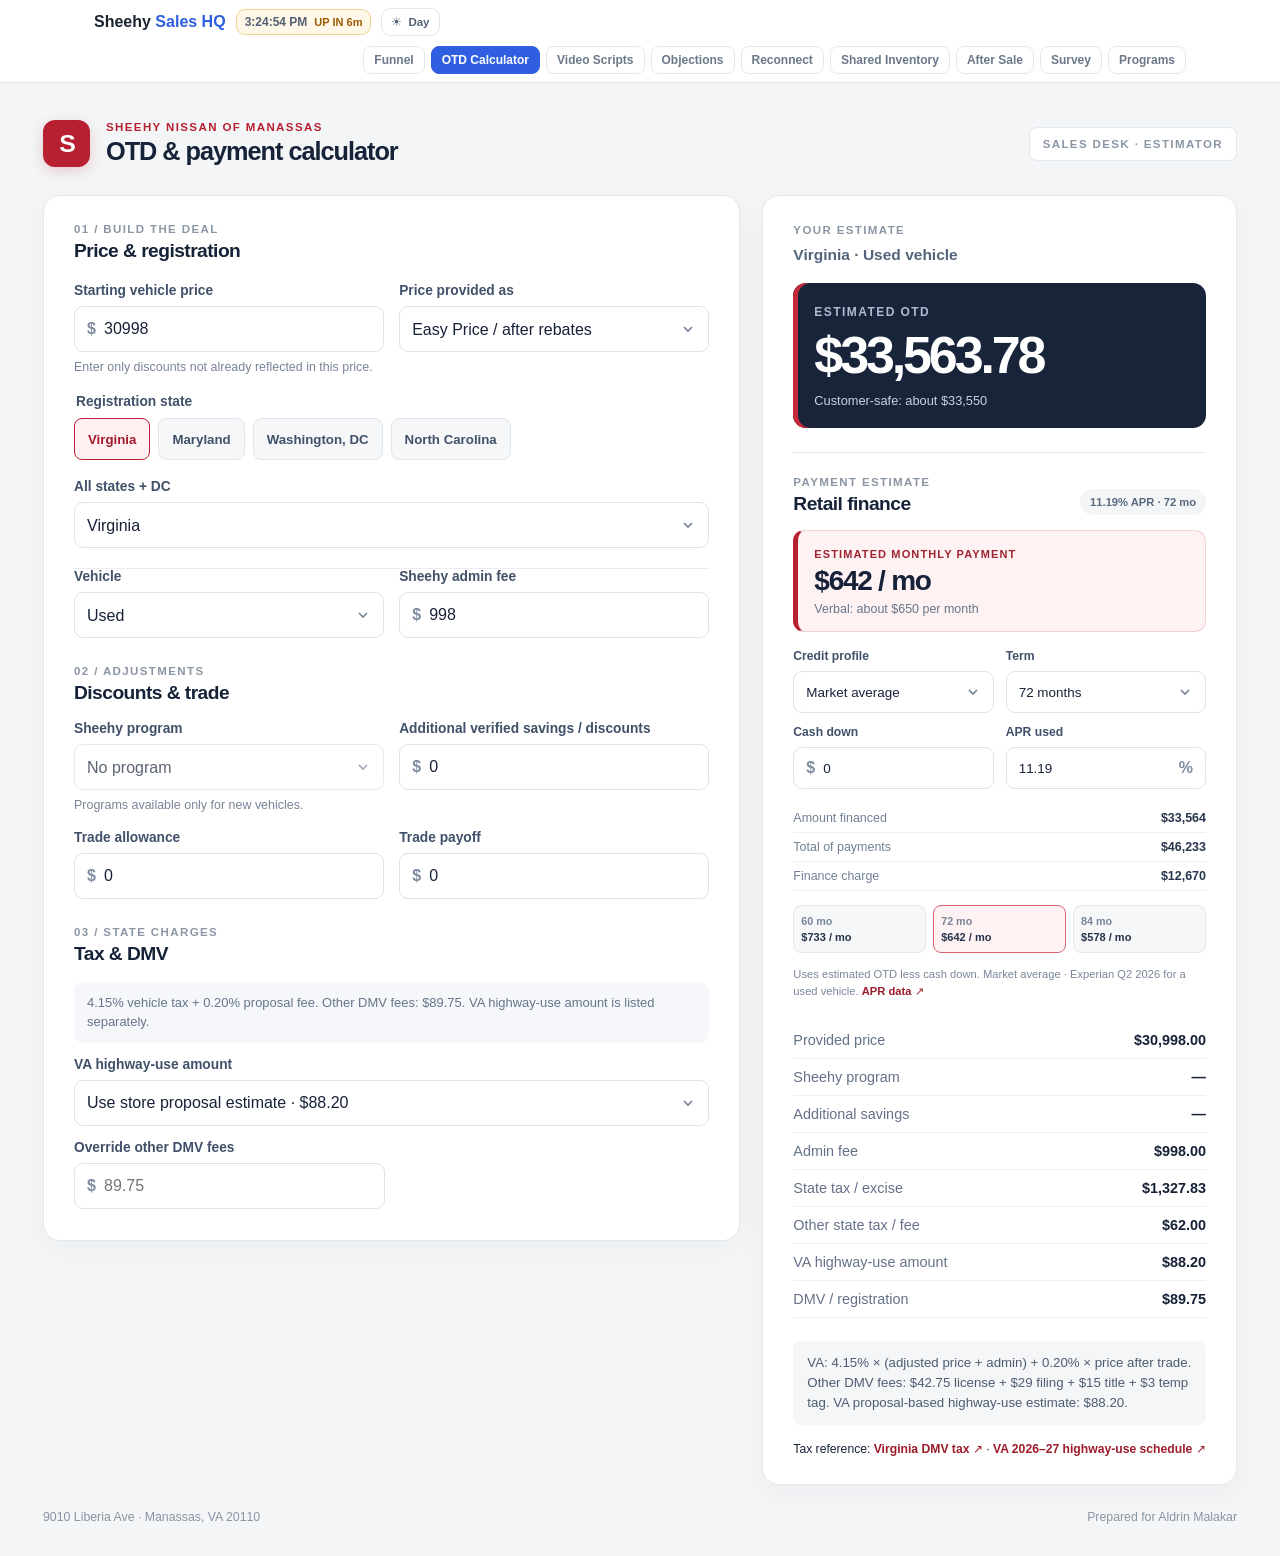
<file: otd-calculator.html>
<!doctype html>
<html lang="en">
<head>
  <meta charset="utf-8">
  <meta name="viewport" content="width=device-width,initial-scale=1">
  <meta name="theme-color" content="#162238">
  <meta name="description" content="Sheehy Nissan of Manassas out-the-door price and estimated payment calculator.">
  <title>OTD &amp; Payment Calculator | Sheehy Nissan of Manassas</title>
  <link rel="icon" type="image/svg+xml" href="data:image/svg+xml,%3Csvg xmlns='http://www.w3.org/2000/svg' viewBox='0 0 64 64'%3E%3Crect width='64' height='64' rx='14' fill='%23162238'/%3E%3Cpath d='M12 42h40M18 36l6-14h16l6 14M23 36h18' fill='none' stroke='%23e23b48' stroke-width='5' stroke-linecap='round' stroke-linejoin='round'/%3E%3C/svg%3E">
  <link rel="stylesheet" href="otd-calculator/styles.css?v=20260918-2">
  <script src="./nav.js" defer></script>
  <script src="otd-calculator/app-v2.js?v=20260915-1" type="module"></script>
</head>
<body>
  <main class="shell">
    <header class="masthead">
      <div class="identity"><span class="mark" aria-hidden="true">S</span><div><span class="eyebrow">SHEEHY NISSAN OF MANASSAS</span><h1>OTD &amp; payment calculator</h1></div></div>
      <span class="desk-tag">SALES DESK · ESTIMATOR</span>
    </header>

    <div class="workspace">
      <section class="card inputs" aria-labelledby="deal-title">
        <div class="section-head"><div><span class="section-number">01 / BUILD THE DEAL</span><h2 id="deal-title">Price &amp; registration</h2></div></div>
        <div class="field-grid">
          <label class="field"><span>Starting vehicle price</span><span class="input-wrap leading"><span aria-hidden="true">$</span><input id="price" type="number" inputmode="decimal" min="0" step="0.01" value="30998" aria-label="Starting vehicle price in dollars"></span></label>
          <label class="field"><span>Price provided as</span><select id="priceBasis"><option value="rebated">Easy Price / after rebates</option><option value="msrp">MSRP / before savings</option></select></label>
        </div>
        <p class="hint" id="priceHint" style="margin:8px 0 20px">Enter only discounts not already reflected in this price.</p>

        <fieldset class="region-picks"><legend>Registration state</legend><div class="chips" role="group" aria-label="DMV area quick selections"><button class="chip selected" type="button" data-state="VA" aria-pressed="true">Virginia</button><button class="chip" type="button" data-state="MD" aria-pressed="false">Maryland</button><button class="chip" type="button" data-state="DC" aria-pressed="false">Washington, DC</button><button class="chip" type="button" data-state="NC" aria-pressed="false">North Carolina</button></div></fieldset>
        <label class="field full"><span>All states + DC</span><select id="state" aria-label="Registration state"></select></label>

        <div class="divider"></div>
        <div class="field-grid">
          <label class="field"><span>Vehicle</span><select id="vehicle"><option value="new">New</option><option value="used" selected>Used</option></select></label>
          <label class="field"><span>Sheehy admin fee</span><span class="input-wrap leading"><span aria-hidden="true">$</span><input id="admin" type="number" inputmode="decimal" min="0" step="0.01" value="998" aria-label="Sheehy admin fee in dollars"></span></label>
        </div>

        <div class="section-head secondary"><div><span class="section-number">02 / ADJUSTMENTS</span><h2>Discounts &amp; trade</h2></div></div>
        <div class="field-grid">
          <label class="field"><span>Sheehy program</span><select id="program"><option value="none">No program</option><option value="military">Military − $500</option><option value="college">College graduate − $500</option></select></label>
          <label class="field"><span>Additional verified savings / discounts</span><span class="input-wrap leading"><span aria-hidden="true">$</span><input id="discount" type="number" inputmode="decimal" min="0" step="0.01" value="0" aria-label="Verified savings not included in starting price in dollars"></span></label>
        </div>
        <p class="hint" id="programHint">New vehicles only · Select one program.</p>
        <div class="field-grid trade-grid">
          <label class="field"><span>Trade allowance</span><span class="input-wrap leading"><span aria-hidden="true">$</span><input id="trade" type="number" inputmode="decimal" min="0" step="0.01" value="0" aria-label="Trade allowance in dollars"></span></label>
          <label class="field"><span>Trade payoff</span><span class="input-wrap leading"><span aria-hidden="true">$</span><input id="payoff" type="number" inputmode="decimal" min="0" step="0.01" value="0" aria-label="Trade payoff in dollars"></span></label>
        </div>

        <div class="section-head secondary"><div><span class="section-number">03 / STATE CHARGES</span><h2>Tax &amp; DMV</h2></div></div>
        <div id="stateFields" class="state-fields"></div>
      </section>

      <aside class="card result" aria-live="polite" aria-label="Estimated out the door and payment result">
        <span class="section-number">YOUR ESTIMATE</span>
        <p class="result-caption" id="resultCaption">Virginia · Used vehicle</p>
        <div class="total-block"><span class="total-label" id="totalLabel">ESTIMATED OTD</span><strong id="total">$0.00</strong><span id="rounding" class="rounding"></span></div>
        <section class="payment-panel" aria-labelledby="paymentTitle">
          <div class="payment-head">
            <div><span class="section-number">PAYMENT ESTIMATE</span><h2 id="paymentTitle">Retail finance</h2></div>
            <span class="apr-badge" id="paymentAprBadge">11.19% APR · 72 mo</span>
          </div>
          <div class="payment-total">
            <span>ESTIMATED MONTHLY PAYMENT</span>
            <strong id="monthlyPayment">$0 / mo</strong>
            <small id="paymentVerbal">Verbal: about $0 per month</small>
          </div>
          <div class="payment-controls">
            <label class="field"><span>Credit profile</span><select id="creditTier">
              <option value="market">Market average</option>
              <option value="superprime">Super prime · 781–850</option>
              <option value="prime">Prime · 661–780</option>
              <option value="nearprime">Near prime · 601–660</option>
              <option value="subprime">Subprime · 501–600</option>
              <option value="deep">Deep subprime · 300–500</option>
              <option value="custom">Custom APR</option>
            </select></label>
            <label class="field"><span>Term</span><select id="term"><option value="36">36 months</option><option value="48">48 months</option><option value="60">60 months</option><option value="72" selected>72 months</option><option value="84">84 months</option></select></label>
            <label class="field"><span>Cash down</span><span class="input-wrap leading"><span aria-hidden="true">$</span><input id="cashDown" type="number" inputmode="decimal" min="0" step="100" value="0" aria-label="Cash down in dollars"></span></label>
            <label class="field"><span>APR used</span><span class="input-wrap trailing"><input id="apr" type="number" inputmode="decimal" min="0" max="40" step="0.01" value="11.19" aria-label="Annual percentage rate"><span aria-hidden="true">%</span></span></label>
          </div>
          <div class="payment-rows">
            <div><span>Amount financed</span><strong id="amountFinanced">$0.00</strong></div>
            <div><span>Total of payments</span><strong id="totalPayments">$0.00</strong></div>
            <div><span>Finance charge</span><strong id="financeCharge">$0.00</strong></div>
          </div>
          <div class="term-strip" aria-label="Common term comparison">
            <button type="button" id="term60" data-payment-term="60"><span>60 mo</span><strong id="pay60">$0 / mo</strong></button>
            <button type="button" id="term72" data-payment-term="72" class="selected"><span>72 mo</span><strong id="pay72">$0 / mo</strong></button>
            <button type="button" id="term84" data-payment-term="84"><span>84 mo</span><strong id="pay84">$0 / mo</strong></button>
          </div>
          <p class="payment-basis" id="paymentBasis">Uses estimated OTD less cash down.</p>
        </section>
        <div class="result-rows">
          <div><span id="rowPriceLabel">Provided price</span><strong id="rowPrice">$0.00</strong></div>
          <div><span>Sheehy program</span><strong id="rowProgram">$0.00</strong></div>
          <div><span>Additional savings</span><strong id="rowDiscount">$0.00</strong></div>
          <div><span>Admin fee</span><strong id="rowAdmin">$998.00</strong></div>
          <div><span>State tax / excise</span><strong id="rowTax">$0.00</strong></div>
          <div id="extraTaxRow"><span>Other state tax / fee</span><strong id="rowExtraTax">$0.00</strong></div>
          <div id="highwayFeeRow"><span>VA highway-use amount</span><strong id="rowHighwayFee">$88.20</strong></div>
          <div><span>DMV / registration</span><strong id="rowDmv">$0.00</strong></div>
          <div id="tradeRow"><span>Trade allowance / payoff</span><strong id="rowTrade">$0.00</strong></div>
        </div>
        <div class="formula" id="formula"></div>
        <div class="source-link" id="sourceLink"></div>
      </aside>
    </div>
    <footer>9010 Liberia Ave · Manassas, VA 20110 <span>Prepared for Aldrin Malakar</span></footer>
  </main>
</body>
</html>
</file>
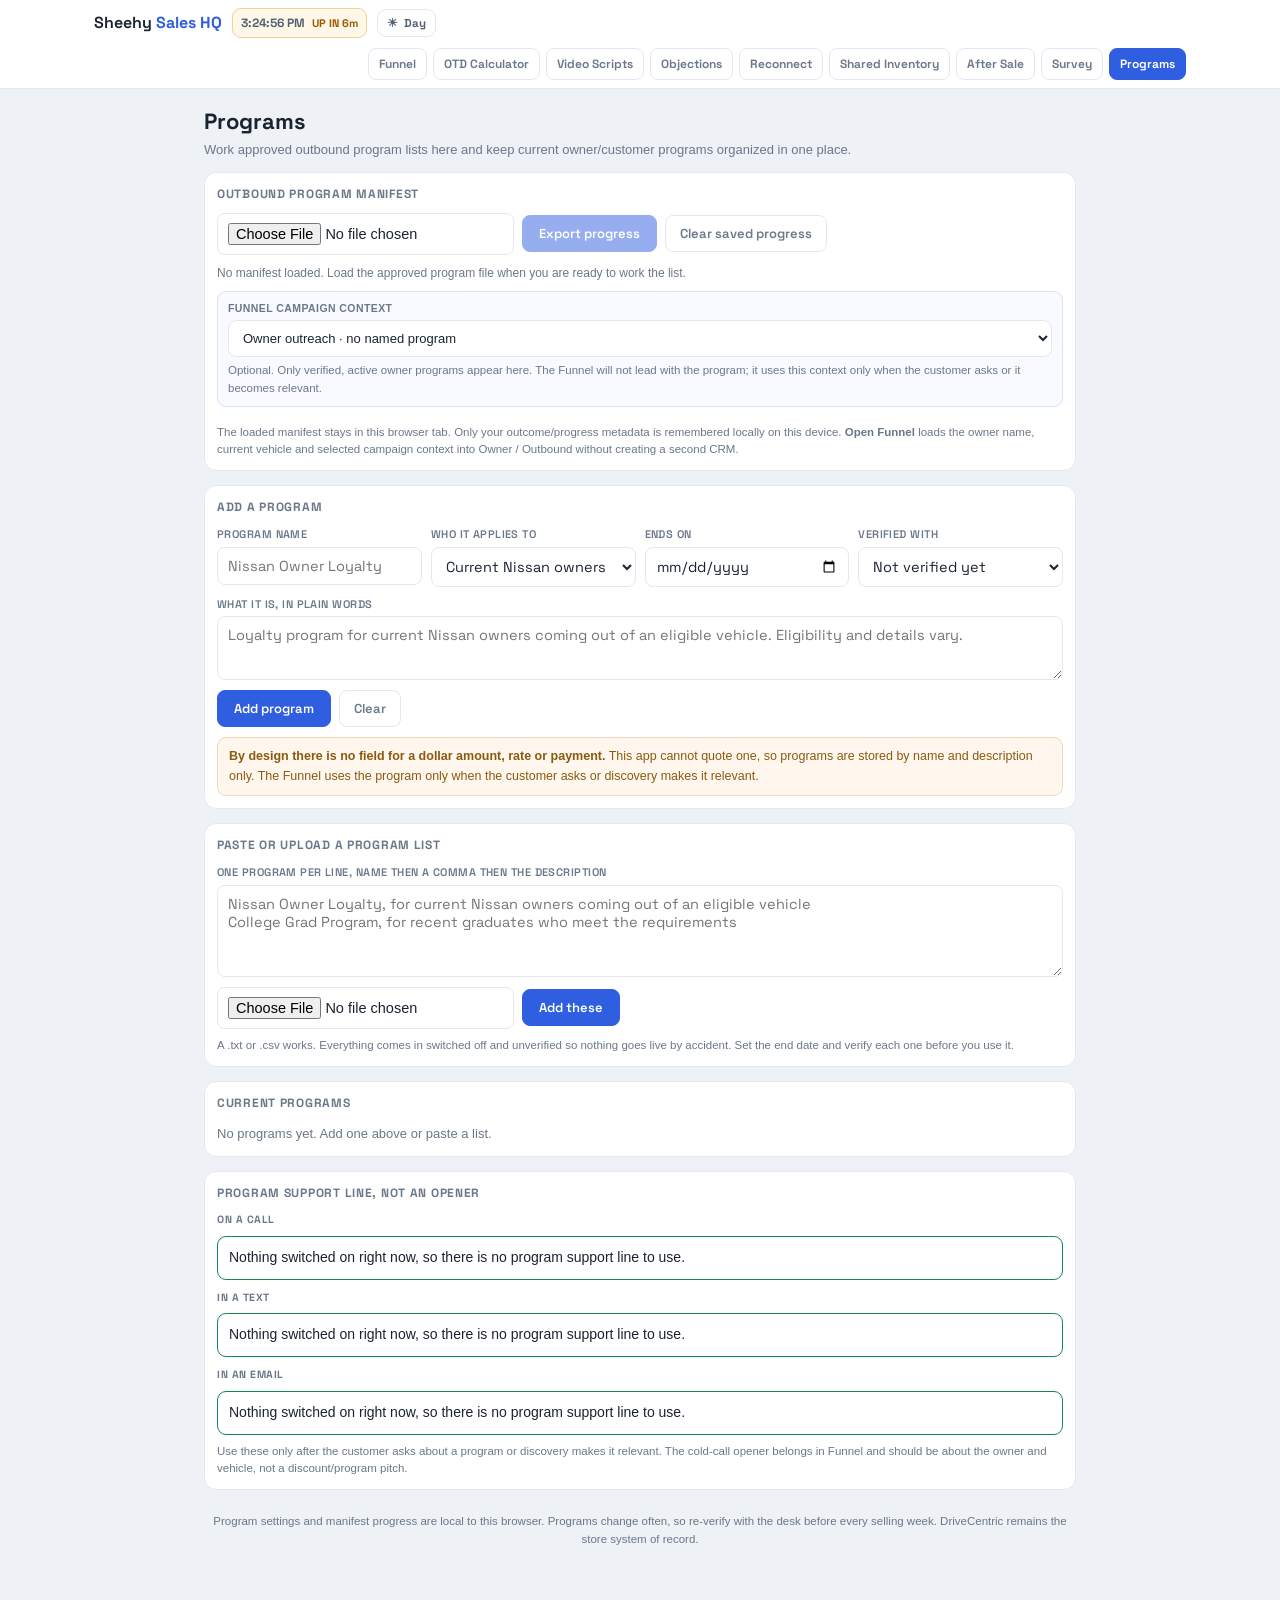
<file: programs.html>
<!DOCTYPE html>
<html lang="en">
<head>
<meta charset="utf-8">
<meta name="viewport" content="width=device-width, initial-scale=1">
<title>Programs · Sheehy Sales HQ</title>
<link rel="preconnect" href="https://fonts.googleapis.com">
<link rel="preconnect" href="https://fonts.gstatic.com" crossorigin>
<link href="https://fonts.googleapis.com/css2?family=Space+Grotesk:wght@500;600;700&display=swap" rel="stylesheet">
<script src="https://cdn.sheetjs.com/xlsx-0.20.3/package/dist/xlsx.full.min.js"></script>
<script src="./manifest-tool.js" defer></script>
<style>
  :root{--ink:#1a2330;--muted:#6b7889;--line:#e4e8ee;--paper:#fff;--card:#f6f8fb;--accent:#2f5fe0;--good:#0f8a4d;--bad:#c0334d;--warn:#8a5a12;--bg:#eef1f6}
  *{box-sizing:border-box}
  body{margin:0;background:var(--bg);color:var(--ink);font-family:-apple-system,BlinkMacSystemFont,"Segoe UI",Roboto,Helvetica,Arial,sans-serif;font-size:15px;line-height:1.5}
  .wrap{max-width:900px;margin:0 auto;padding:0 14px 60px}
  .page-title{font-family:'Space Grotesk',sans-serif;font-size:22px;font-weight:700;margin:16px 0 2px}
  .sub{font-size:13px;color:var(--muted);margin:0 0 12px}
  .panel{background:var(--paper);border:1px solid var(--line);border-radius:12px;padding:12px;margin:0 0 14px}
  .panel h2{font-family:'Space Grotesk',sans-serif;font-size:12px;font-weight:700;text-transform:uppercase;letter-spacing:.06em;color:var(--muted);margin:0 0 10px}
  .grid{display:grid;grid-template-columns:repeat(auto-fit,minmax(160px,1fr));gap:9px}
  .grid label,.full label{display:flex;flex-direction:column;gap:4px;font-family:'Space Grotesk',sans-serif;font-size:11px;font-weight:600;text-transform:uppercase;letter-spacing:.04em;color:var(--muted)}
  input,select,textarea{border:1px solid var(--line);border-radius:8px;padding:9px 10px;font-family:inherit;font-size:14.5px;background:#fff;color:var(--ink);text-transform:none;letter-spacing:normal;font-weight:400}
  .full{margin-top:9px}.full textarea{width:100%;resize:vertical;min-height:64px}
  .rowbtns{display:flex;gap:8px;margin-top:10px;flex-wrap:wrap;align-items:center}
  .primary{border:1px solid var(--accent);background:var(--accent);color:#fff;border-radius:8px;padding:9px 16px;font-family:'Space Grotesk',sans-serif;font-size:13px;font-weight:600;cursor:pointer}.primary:disabled{opacity:.5;cursor:not-allowed}
  .ghostb{border:1px solid var(--line);background:transparent;color:var(--muted);border-radius:8px;padding:9px 14px;font-family:'Space Grotesk',sans-serif;font-size:13px;font-weight:600;cursor:pointer}
  .item{border:1px solid var(--line);border-radius:10px;padding:11px;margin-bottom:9px;background:#fff}.item.off{opacity:.55}.item.expired{border-color:#f2c9b8;background:#fff8f5}
  .ihead{display:flex;justify-content:space-between;gap:10px;align-items:flex-start}.iname{font-family:'Space Grotesk',sans-serif;font-weight:700;font-size:15px}.idesc{font-size:13.5px;color:var(--ink);margin-top:4px;line-height:1.5}.imeta{font-size:11.5px;color:var(--muted);margin-top:5px}
  .badge{display:inline-block;font-family:'Space Grotesk',sans-serif;font-size:10.5px;font-weight:700;text-transform:uppercase;letter-spacing:.04em;padding:2px 8px;border-radius:5px;margin-right:5px}.b-own{background:#eaf1ff;color:var(--accent)}.b-cust{background:#eafaf0;color:var(--good)}.b-both{background:#f0ecfd;color:#5b3fd6}.b-exp{background:#fdeceb;color:var(--bad)}
  .iacts{display:flex;gap:6px;flex-shrink:0}.qbtn{border:1px solid var(--line);background:transparent;border-radius:7px;padding:5px 10px;font-family:'Space Grotesk',sans-serif;font-size:12px;font-weight:600;color:var(--muted);cursor:pointer;white-space:nowrap}.qbtn.on{border-color:var(--good);color:var(--good)}.qbtn.rm:hover{border-color:var(--bad);color:var(--bad)}
  .preview{border:1px solid var(--good);border-radius:9px;background:#fff;padding:10px 11px;font-size:14px;line-height:1.55;margin-top:8px}.plab{font-family:'Space Grotesk',sans-serif;font-size:10.5px;font-weight:700;text-transform:uppercase;letter-spacing:.05em;color:var(--muted);margin-bottom:4px}
  .flag{background:#fff7ed;border:1px solid #f2d9b8;color:var(--warn);border-radius:9px;padding:9px 11px;font-size:12.5px;line-height:1.55;margin-top:10px}.warnbox{background:#fdeceb;border:1px solid #f3c4c4;color:#8a2230;border-radius:9px;padding:9px 11px;font-size:12.5px;line-height:1.55;margin-bottom:12px}
  .empty{font-size:13px;color:var(--muted)}.note{font-size:11.5px;color:var(--muted);line-height:1.5;margin-top:8px}.foot{text-align:center;color:var(--muted);font-size:11.5px;margin-top:22px;line-height:1.6}
</style>
</head>
<body>
<script src="./nav.js" defer></script>
<script src="./programs.js"></script>

<div class="wrap">
  <h1 class="page-title">Programs</h1>
  <p class="sub">Work approved outbound program lists here and keep current owner/customer programs organized in one place.</p>

  <div id="warnArea"></div>
  <div id="manifestMount"></div>

  <div class="panel">
    <h2>Add a program</h2>
    <div class="grid">
      <label>Program name<input id="pName" placeholder="Nissan Owner Loyalty" autocomplete="off"></label>
      <label>Who it applies to<select id="pAud"><option value="owner">Current Nissan owners</option><option value="customer">Any customer</option><option value="both">Both</option></select></label>
      <label>Ends on<input type="date" id="pEnds"></label>
      <label>Verified with<select id="pVerified"><option value="">Not verified yet</option><option value="David">David (desk)</option><option value="Kiki">Kiki (internet)</option><option value="AJ">AJ</option><option value="Finance">Bob, Daniel or Jack</option></select></label>
    </div>
    <div class="full"><label>What it is, in plain words<textarea id="pDesc" placeholder="Loyalty program for current Nissan owners coming out of an eligible vehicle. Eligibility and details vary."></textarea></label></div>
    <div class="rowbtns"><button class="primary" id="addBtn">Add program</button><button class="ghostb" id="clearForm">Clear</button></div>
    <div class="flag"><b>By design there is no field for a dollar amount, rate or payment.</b> This app cannot quote one, so programs are stored by name and description only. The Funnel uses the program only when the customer asks or discovery makes it relevant.</div>
  </div>

  <div class="panel">
    <h2>Paste or upload a program list</h2>
    <div class="full"><label>One program per line, name then a comma then the description<textarea id="bulk" rows="4" placeholder="Nissan Owner Loyalty, for current Nissan owners coming out of an eligible vehicle&#10;College Grad Program, for recent graduates who meet the requirements"></textarea></label></div>
    <div class="rowbtns"><input type="file" id="fileIn" accept=".txt,.csv"><button class="primary" id="bulkBtn">Add these</button></div>
    <div class="note">A .txt or .csv works. Everything comes in switched off and unverified so nothing goes live by accident. Set the end date and verify each one before you use it.</div>
  </div>

  <div class="panel"><h2>Current programs</h2><div id="list"></div></div>

  <div class="panel">
    <h2>Program support line, not an opener</h2>
    <div class="plab">On a call</div><div class="preview" id="prevCall"></div>
    <div class="plab" style="margin-top:10px">In a text</div><div class="preview" id="prevSms"></div>
    <div class="plab" style="margin-top:10px">In an email</div><div class="preview" id="prevEmail"></div>
    <div class="note">Use these only after the customer asks about a program or discovery makes it relevant. The cold-call opener belongs in Funnel and should be about the owner and vehicle, not a discount/program pitch.</div>
  </div>

  <div class="foot">Program settings and manifest progress are local to this browser. Programs change often, so re-verify with the desk before every selling week. DriveCentric remains the store system of record.</div>
</div>

<script>
const $=id=>document.getElementById(id);
const P=window.SHQPrograms;
function esc(s){return String(s==null?'':s).replace(/[&<>"]/g,c=>({'&':'&amp;','<':'&lt;','>':'&gt;','"':'&quot;'}[c]));}
function changed(){try{window.dispatchEvent(new CustomEvent('shq:programs-changed'));}catch(e){}}
function addItem(name,desc,aud,ends,verified){if(!name||!name.trim())return;const v=P.load();v.items.push({id:'p'+Date.now()+Math.floor(Math.random()*999),name:name.trim(),desc:(desc||'').trim(),audience:aud||'both',ends:ends||'',verified:verified||'',verifiedOn:verified?P.todayYMD():'',on:false});P.save(v);renderAll();}
$('addBtn').onclick=()=>{addItem($('pName').value,$('pDesc').value,$('pAud').value,$('pEnds').value,$('pVerified').value);$('pName').value='';$('pDesc').value='';$('pEnds').value='';$('pVerified').value='';};
$('clearForm').onclick=()=>{$('pName').value='';$('pDesc').value='';$('pEnds').value='';$('pVerified').value='';};
function ingest(text){(text||'').split(/\r?\n/).forEach(function(row){const line=row.trim();if(!line)return;const i=line.indexOf(',');const name=i>-1?line.slice(0,i):line;const desc=i>-1?line.slice(i+1):'';addItem(name,desc,'both','','');});}
$('bulkBtn').onclick=()=>{ingest($('bulk').value);$('bulk').value='';};
$('fileIn').onchange=e=>{const f=e.target.files&&e.target.files[0];if(!f)return;const r=new FileReader();r.onload=()=>{ingest(String(r.result));$('fileIn').value='';};r.readAsText(f);};
function renderList(){const v=P.load(),box=$('list');if(!v.items.length){box.innerHTML='<span class="empty">No programs yet. Add one above or paste a list.</span>';return;}box.innerHTML='';v.items.forEach(function(p){const exp=P.isExpired(p);const el=document.createElement('div');el.className='item'+(p.on?'':' off')+(exp?' expired':'');const badge=p.audience==='owner'?'<span class="badge b-own">Owners</span>':p.audience==='customer'?'<span class="badge b-cust">Customers</span>':'<span class="badge b-both">Everyone</span>';const expB=exp?'<span class="badge b-exp">Expired</span>':'';const meta=[];meta.push(p.ends?('Ends '+p.ends):'No end date set');meta.push(p.verified?('Verified with '+p.verified+(p.verifiedOn?' on '+p.verifiedOn:'')):'Not verified');const left=document.createElement('div');left.innerHTML='<div class="iname">'+badge+expB+esc(p.name)+'</div>'+(p.desc?'<div class="idesc">'+esc(p.desc)+'</div>':'')+'<div class="imeta">'+esc(meta.join(' · '))+'</div>';const acts=document.createElement('div');acts.className='iacts';const t=document.createElement('button');t.className='qbtn'+(p.on?' on':'');t.textContent=p.on?'On':'Off';t.onclick=()=>{const vv=P.load();const it=vv.items.find(x=>x.id===p.id);if(it)it.on=!it.on;P.save(vv);renderAll();};const rm=document.createElement('button');rm.className='qbtn rm';rm.textContent='Remove';rm.onclick=()=>{const vv=P.load();vv.items=vv.items.filter(x=>x.id!==p.id);P.save(vv);renderAll();};acts.appendChild(t);acts.appendChild(rm);const head=document.createElement('div');head.className='ihead';head.appendChild(left);head.appendChild(acts);el.appendChild(head);box.appendChild(el);});}
function renderWarn(){const s=P.stale(),box=$('warnArea');if(!s.length){box.innerHTML='';return;}const names=s.map(p=>p.name).join(', ');box.innerHTML='<div class="warnbox"><b>Check these before you use them:</b> '+esc(names)+'. They are switched on but either past their end date or have no end date set. Programs change monthly, so confirm with the desk before you mention them to a customer.</div>';}
function renderPreview(){const c=P.line('call'),s=P.line('sms'),e=P.line('email');const none='Nothing switched on right now, so there is no program support line to use.';$('prevCall').textContent=c||none;$('prevSms').textContent=s||none;$('prevEmail').textContent=e||none;}
function renderAll(){renderList();renderWarn();renderPreview();changed();}
renderAll();
</script>
</body>
</html>
</file>
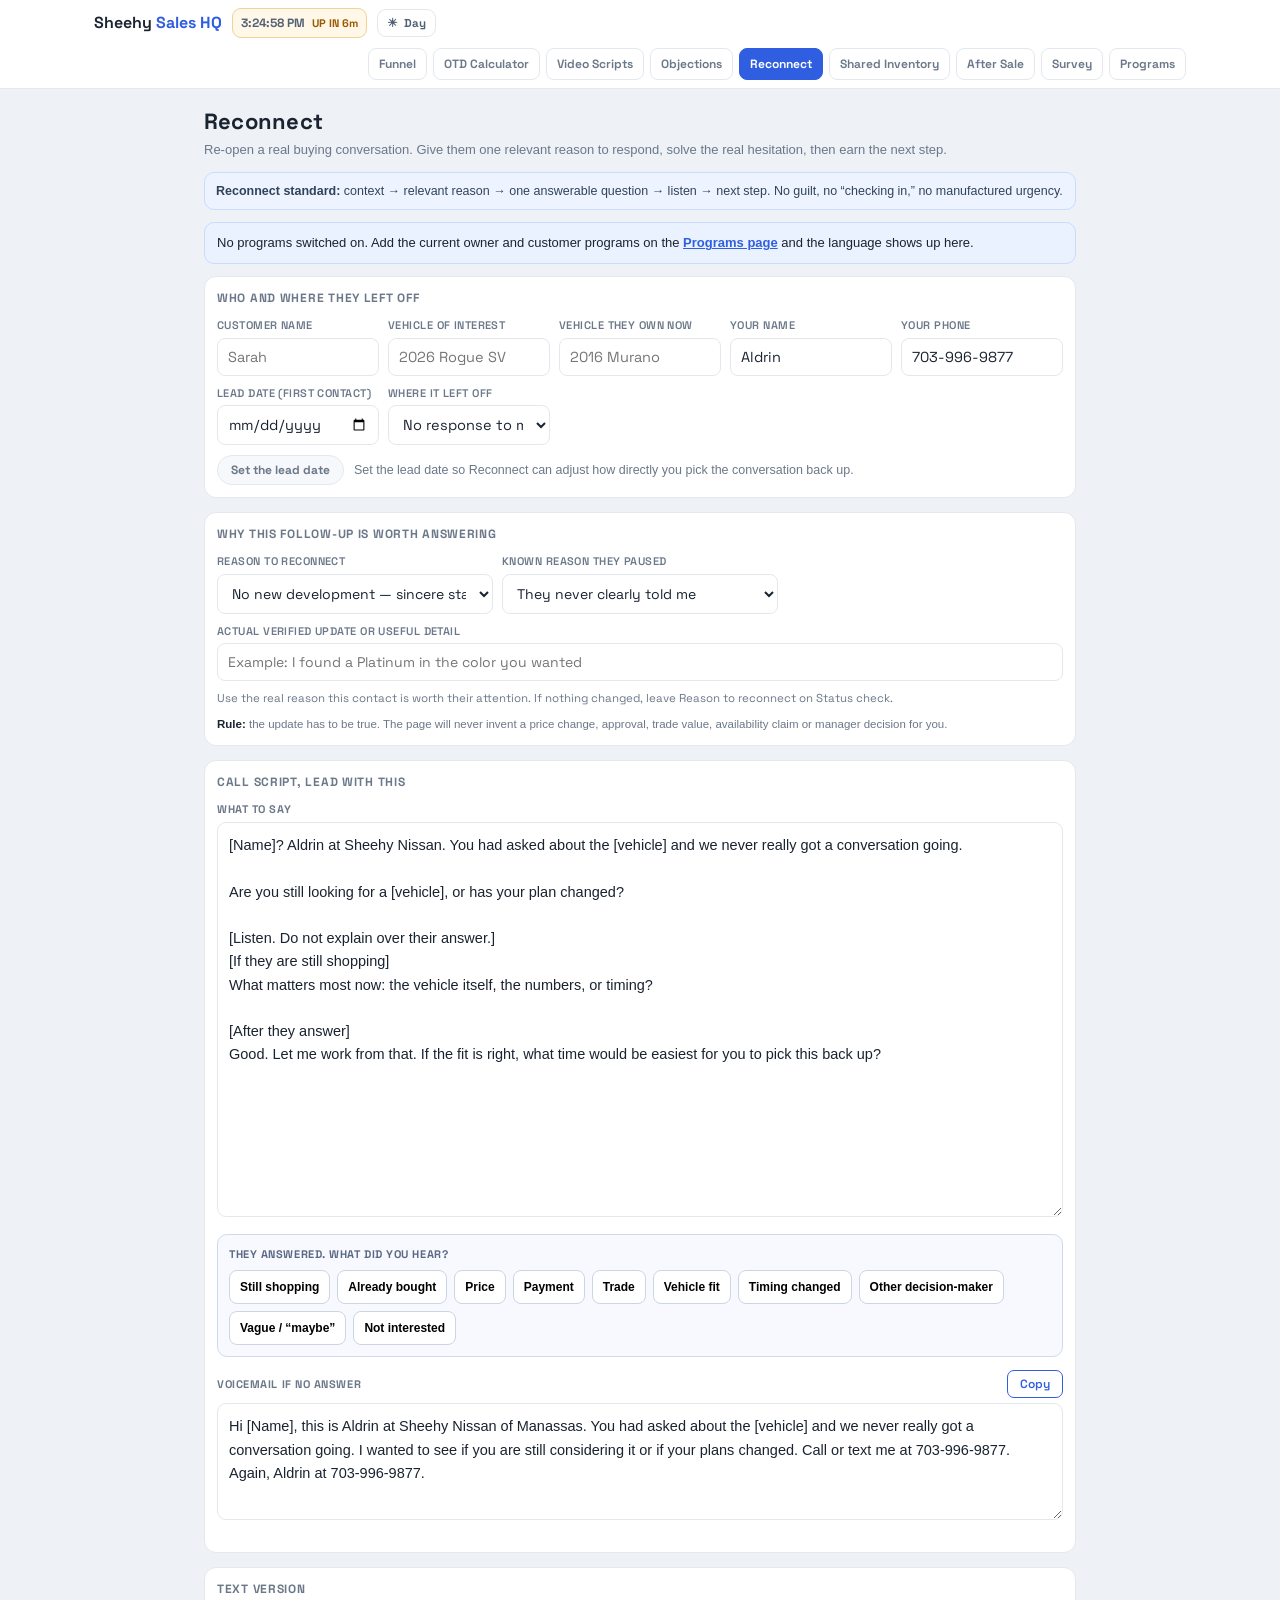
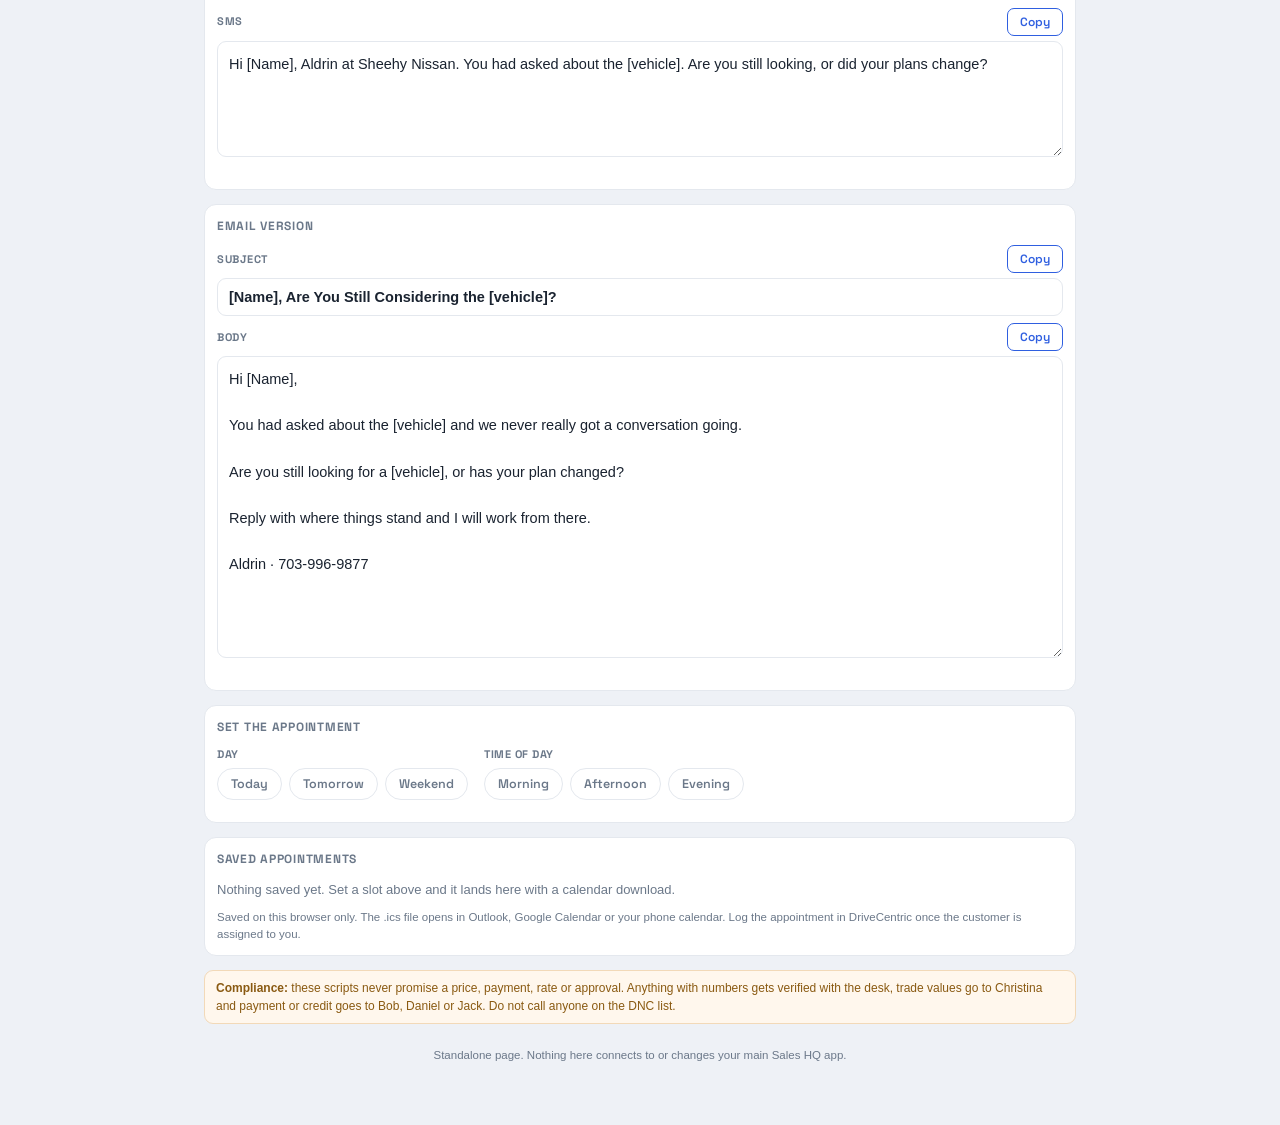
<file: reconnect.html>
<!DOCTYPE html>
<html lang="en">
<head>
<meta charset="utf-8">
<meta name="viewport" content="width=device-width, initial-scale=1">
<title>Reconnect · Sheehy Sales HQ</title>
<link rel="preconnect" href="https://fonts.googleapis.com">
<link rel="preconnect" href="https://fonts.gstatic.com" crossorigin>
<link href="https://fonts.googleapis.com/css2?family=Space+Grotesk:wght@500;600;700&display=swap" rel="stylesheet">
<style>
  :root{--ink:#1a2330;--muted:#6b7889;--line:#e4e8ee;--line-soft:#eef1f5;--paper:#fff;--card:#f6f8fb;--accent:#2f5fe0;--good:#0f8a4d;--bad:#c0334d;--warn:#8a5a12;--bg:#eef1f6}
  *{box-sizing:border-box}
  body{margin:0;background:var(--bg);color:var(--ink);font-family:-apple-system,BlinkMacSystemFont,"Segoe UI",Roboto,Helvetica,Arial,sans-serif;font-size:15px;line-height:1.5}
  .wrap{max-width:900px;margin:0 auto;padding:0 14px 60px}
  .page-title{font-family:'Space Grotesk',sans-serif;font-size:22px;font-weight:700;letter-spacing:.01em;margin:16px 0 2px}
  .sub{font-size:13px;color:var(--muted);margin:0 0 12px}
  .panel{background:var(--paper);border:1px solid var(--line);border-radius:12px;padding:12px;margin:0 0 14px}
  .panel h2{font-family:'Space Grotesk',sans-serif;font-size:12px;font-weight:700;text-transform:uppercase;letter-spacing:.06em;color:var(--muted);margin:0 0 10px}
  .grid{display:grid;grid-template-columns:repeat(auto-fit,minmax(160px,1fr));gap:9px}
  .grid label{display:flex;flex-direction:column;gap:4px;font-family:'Space Grotesk',sans-serif;font-size:11px;font-weight:600;text-transform:uppercase;letter-spacing:.04em;color:var(--muted)}
  .grid input,.grid select{border:1px solid var(--line);border-radius:8px;padding:9px 10px;font-family:inherit;font-size:14.5px;background:#fff;color:var(--ink);text-transform:none;letter-spacing:normal;font-weight:400}
  .agebar{display:flex;align-items:center;gap:10px;margin-top:10px;flex-wrap:wrap}
  .agepill{font-family:'Space Grotesk',sans-serif;font-size:12px;font-weight:700;border-radius:20px;padding:5px 13px;border:1px solid var(--line);background:var(--card);color:var(--muted)}
  .agepill.fresh{border-color:var(--good);color:var(--good);background:rgba(15,138,77,.06)}
  .agepill.warm{border-color:var(--accent);color:var(--accent);background:rgba(47,95,224,.06)}
  .agepill.cooling{border-color:#b07816;color:#b07816;background:rgba(176,120,22,.07)}
  .agepill.cold{border-color:var(--bad);color:var(--bad);background:rgba(192,51,77,.06)}
  .agehint{font-size:12.5px;color:var(--muted);line-height:1.5;flex:1;min-width:220px}
  .chips{display:flex;gap:7px;flex-wrap:wrap}
  .chip{border:1px solid var(--line);background:var(--paper);border-radius:20px;padding:7px 13px;font-family:'Space Grotesk',sans-serif;font-size:12.5px;font-weight:600;color:var(--muted);cursor:pointer;white-space:nowrap}
  .chip.on{color:#fff;background:var(--ink);border-color:var(--ink)}
  .chip.slot.on{background:var(--accent);border-color:var(--accent)}
  .out{margin-top:6px}
  .block{margin:0 0 13px}
  .block .bh{display:flex;justify-content:space-between;align-items:center;margin-bottom:5px}
  .block .bh span{font-family:'Space Grotesk',sans-serif;font-size:11px;font-weight:700;text-transform:uppercase;letter-spacing:.05em;color:var(--muted)}
  .cpy{border:1px solid var(--accent);background:transparent;color:var(--accent);border-radius:7px;padding:5px 12px;font-family:'Space Grotesk',sans-serif;font-size:12px;font-weight:600;cursor:pointer}
  .cpy.solid{background:var(--accent);color:#fff}
  .cpy:active{transform:translateY(1px)}
  textarea.script{width:100%;border:1px solid var(--line);border-radius:9px;padding:11px;font-family:inherit;font-size:14.5px;line-height:1.6;background:#fff;resize:vertical;color:var(--ink)}
  input.subj{width:100%;border:1px solid var(--line);border-radius:9px;padding:10px 11px;font-family:inherit;font-size:14.5px;font-weight:600;background:#fff;color:var(--ink);margin-bottom:7px}
  .cue{display:block;font-size:11.5px;color:var(--muted);font-style:italic;margin:2px 0 6px}
  .slotrow{display:flex;gap:16px;flex-wrap:wrap;margin-bottom:10px}
  .slotcol{display:flex;flex-direction:column;gap:6px}
  .slotcol .lab{font-family:'Space Grotesk',sans-serif;font-size:11px;font-weight:700;text-transform:uppercase;letter-spacing:.05em;color:var(--muted)}
  .confirmbox{border:1px solid var(--line);border-radius:10px;background:var(--card);padding:11px 12px;margin-top:8px}
  .confirmbox .when{font-family:'Space Grotesk',sans-serif;font-weight:700;font-size:15px;margin-bottom:6px}
  .confline{position:relative;border:1px solid var(--good);border-radius:9px;background:#fff;padding:10px 42px 10px 11px;font-size:14px;line-height:1.55}
  .confline .cp{position:absolute;top:7px;right:7px;border:1px solid var(--line);background:#fff;border-radius:6px;padding:4px 8px;font-family:'Space Grotesk',sans-serif;font-size:11px;font-weight:600;color:var(--muted);cursor:pointer}
  .rowbtns{display:flex;gap:8px;margin-top:10px;flex-wrap:wrap}
  .primary{border:1px solid var(--good);background:var(--good);color:#fff;border-radius:8px;padding:9px 16px;font-family:'Space Grotesk',sans-serif;font-size:13px;font-weight:600;cursor:pointer}
  .ghostb{border:1px solid var(--line);background:transparent;color:var(--muted);border-radius:8px;padding:9px 14px;font-family:'Space Grotesk',sans-serif;font-size:13px;font-weight:600;cursor:pointer}
  .appt{display:flex;justify-content:space-between;align-items:flex-start;gap:10px;border:1px solid var(--line);border-radius:9px;padding:9px 11px;margin-bottom:7px;background:#fff}
  .appt .who{font-weight:600}
  .appt .meta{font-size:12px;color:var(--muted);margin-top:2px}
  .appt .acts{display:flex;gap:6px;flex-shrink:0}
  .qbtn{border:1px solid var(--line);background:transparent;border-radius:7px;padding:5px 10px;font-family:'Space Grotesk',sans-serif;font-size:12px;font-weight:600;color:var(--muted);cursor:pointer;white-space:nowrap}
  .qbtn.dl{border-color:var(--good);color:var(--good)}
  .qbtn.rm:hover{border-color:var(--bad);color:var(--bad)}
  .note{font-size:11.5px;color:var(--muted);line-height:1.5;margin-top:8px}
  .flag{background:#fff7ed;border:1px solid #f2d9b8;color:var(--warn);border-radius:9px;padding:8px 11px;font-size:12px;line-height:1.5;margin-top:10px}
  .empty{font-size:13px;color:var(--muted)}
  .progbar{background:#eaf1ff;border:1px solid #c9dbff;border-radius:10px;padding:10px 12px;margin:0 0 12px;font-size:13px;line-height:1.55;color:#1a2330}
  .progbar b{font-family:'Space Grotesk',sans-serif}
  .progbar .pl{position:relative;background:#fff;border:1px solid var(--line);border-radius:8px;padding:9px 40px 9px 10px;margin-top:7px;font-size:13.5px}
  .progbar .pc{position:absolute;top:6px;right:6px;border:1px solid var(--line);background:#fff;border-radius:6px;padding:3px 8px;font-family:'Space Grotesk',sans-serif;font-size:11px;font-weight:600;color:var(--muted);cursor:pointer}
  .progbar a{color:var(--accent);font-weight:600}

  .foot{text-align:center;color:var(--muted);font-size:11.5px;margin-top:22px;line-height:1.6}
</style>
</head>
<body>
<script src="./nav.js" defer></script>
<script src="./programs.js"></script>

<div class="wrap">
  <h1 class="page-title">Reconnect</h1>
  <p class="sub">For people you already touched who have not bought yet. One goal, sell the appointment and get them in the store.</p>
  <div id="progBar"></div>

  <div class="panel">
    <h2>Who and where they left off</h2>
    <div class="grid">
      <label>Customer name<input data-f="name" autocomplete="off" placeholder="Sarah"></label>
      <label>Vehicle of interest<input data-f="vehicle" autocomplete="off" placeholder="2026 Rogue SV"></label>
      <label>Vehicle they own now<input data-f="current" autocomplete="off" placeholder="2016 Murano"></label>
      <label>Your name<input data-f="agent" autocomplete="off" placeholder="Aldrin"></label>
      <label>Your phone<input data-f="number" autocomplete="off" placeholder="703 555 0134"></label>
      <label>Lead date (first contact)<input type="date" id="leadDate"></label>
      <label>Where it left off<select id="scenario">
        <option value="noresponse">No response to my text or email</option>
        <option value="novm">No response to my call or voicemail</option>
        <option value="video">Sent a video, no reply</option>
        <option value="visit">Visited the store, no test drive</option>
        <option value="testdrive">Test drove, then left</option>
        <option value="pencil">Saw numbers (first pencil), then left</option>
        <option value="quiet">We talked a few times, then went quiet</option>
      </select></label>
    </div>
    <div class="agebar">
      <span class="agepill" id="agePill">Set the lead date</span>
      <span class="agehint" id="ageHint">Enter the date of first contact and every script below adapts to how much time has passed.</span>
    </div>
  </div>

  <div class="panel">
    <h2>Call script, lead with this</h2>
    <div class="out">
      <div class="block">
        <div class="bh"><span>What to say</span><button class="cpy" id="cpCall">Copy</button></div>
        <textarea class="script" id="callOut" rows="16"></textarea>
      </div>
      <div class="block">
        <div class="bh"><span>Voicemail if no answer</span><button class="cpy" id="cpVM">Copy</button></div>
        <textarea class="script" id="vmOut" rows="4"></textarea>
      </div>
    </div>
  </div>

  <div class="panel">
    <h2>Text version</h2>
    <div class="block">
      <div class="bh"><span>SMS</span><button class="cpy" id="cpSMS">Copy</button></div>
      <textarea class="script" id="smsOut" rows="4"></textarea>
    </div>
  </div>

  <div class="panel">
    <h2>Email version</h2>
    <div class="block">
      <div class="bh"><span>Subject</span><button class="cpy" id="cpSubj">Copy</button></div>
      <input class="subj" id="subjOut">
      <div class="bh"><span>Body</span><button class="cpy" id="cpBody">Copy</button></div>
      <textarea class="script" id="bodyOut" rows="12"></textarea>
    </div>
  </div>

  <div class="panel">
    <h2>Set the appointment</h2>
    <div class="slotrow">
      <div class="slotcol"><span class="lab">Day</span>
        <div class="chips" id="dayChips"></div></div>
      <div class="slotcol"><span class="lab">Time of day</span>
        <div class="chips" id="todChips"></div></div>
    </div>
    <div id="confirmArea" class="confirmbox" style="display:none">
      <div class="when" id="whenLine"></div>
      <div class="grid" style="margin-bottom:9px">
        <label>Exact date<select id="dateSel"></select></label>
        <label>Exact time<select id="timeSel"></select></label>
      </div>
      <div class="bh" style="display:flex;justify-content:space-between;align-items:center;margin-bottom:5px"><span style="font-family:'Space Grotesk',sans-serif;font-size:11px;font-weight:700;text-transform:uppercase;letter-spacing:.05em;color:var(--muted)">Confirm it out loud</span></div>
      <div class="confline" id="confLine"><span id="confText"></span><button class="cp" id="cpConf">Copy</button></div>
      <div class="rowbtns">
        <button class="primary" id="saveAppt">Save appointment</button>
        <button class="ghostb" id="clearSlot">Clear</button>
      </div>
      <div class="note">Weekend offers Saturday and Sunday. Confirm store hours before you lock a Sunday slot.</div>
    </div>
  </div>

  <div class="panel">
    <h2>Saved appointments</h2>
    <div id="apptList"><span class="empty">Nothing saved yet. Set a slot above and it lands here with a calendar download.</span></div>
    <div class="note">Saved on this browser only. The .ics file opens in Outlook, Google Calendar or your phone calendar. Log the appointment in DriveCentric once the customer is assigned to you.</div>
  </div>

  <div class="flag"><b>Compliance:</b> these scripts never promise a price, payment, rate or approval. Anything with numbers gets verified with the desk, trade values go to Christina and payment or credit goes to Bob, Daniel or Jack. Do not call anyone on the DNC list.</div>

  <div class="foot">Standalone page. Nothing here connects to or changes your main Sales HQ app.</div>
</div>

<script>

/* ---- active programs banner (fed by programs.html) ---- */
(function(){
  function renderProgBar(channel){
    var host=document.getElementById('progBar'); if(!host||!window.SHQPrograms) return;
    var P=window.SHQPrograms, act=P.active(), stale=P.stale();
    if(!act.length){
      host.innerHTML='<div class="progbar">No programs switched on. Add the current owner and customer programs on the <a href="programs.html">Programs page</a> and the language shows up here.</div>';
      return;
    }
    var names=act.map(function(p){return p.name;}).join(', ');
    var lineTxt=P.line(channel);
    var warn = stale.length ? '<div style="margin-top:6px;color:#8a5a12"><b>Verify first:</b> '+stale.map(function(p){return p.name;}).join(', ')+' is past its end date or has none set.</div>' : '';
    host.innerHTML='<div class="progbar"><b>Live programs:</b> '+names
      +'<div class="pl"><span id="progLineTxt"></span><button class="pc" id="progCopy">Copy</button></div>'+warn+'</div>';
    document.getElementById('progLineTxt').textContent=lineTxt;
    var b=document.getElementById('progCopy');
    b.onclick=function(){ if(navigator.clipboard&&navigator.clipboard.writeText){ navigator.clipboard.writeText(lineTxt).then(function(){ b.textContent='Copied'; setTimeout(function(){b.textContent='Copy';},1000); },function(){}); } };
  }
  window.renderProgBar=renderProgBar;
})();

const $=id=>document.getElementById(id);

/* ---------- shared fill profile ---------- */
const FILL_KEY='shq_fill_v1';
let F=loadFill();
function loadFill(){ try{return JSON.parse(localStorage.getItem(FILL_KEY)||'{}');}catch(e){return {};} }
function saveFill(){ try{localStorage.setItem(FILL_KEY,JSON.stringify(F));}catch(e){} }
function tok(k,fb){ return (F[k]&&F[k].trim())||fb; }

/* ---------- lead age ---------- */
function daysAgo(){
  const v=$('leadDate').value; if(!v) return null;
  const d=new Date(v+'T12:00:00'); if(isNaN(d)) return null;
  return Math.max(0, Math.floor((Date.now()-d.getTime())/86400000));
}
function tierOf(n){
  if(n==null) return null;
  if(n<=7) return 'fresh';
  if(n<=30) return 'warm';
  if(n<=90) return 'cooling';
  return 'cold';
}
const TIER_META={
  fresh:{label:'Fresh, under a week', hint:'They still remember you. Pick up mid-conversation, be confident and go straight to the two-choice appointment ask.'},
  warm:{label:'Warm, 1 to 4 weeks', hint:'Light touch on the gap, re-anchor why they were interested, then a confident ask. Do not apologize for existing.'},
  cooling:{label:'Cooling, 1 to 3 months', hint:'Acknowledge the time honestly and check status before you push. Ask for the appointment, but give them an easy exit. The exit is what earns the yes.'},
  cold:{label:'Cold, 3 months or more', hint:'Lead with humility, assume things changed and ask permission. Your soft close is a fresh-look invitation or an honest close-the-file question. No pressure moves at all.'}
};

/* ---------- script fragments ---------- */
function nm(){ return tok('name','[Name]'); }
function veh(){ return tok('vehicle','[vehicle]'); }
function ag(){ return tok('agent','[agent]'); }
function num(){ return tok('number','[number]'); }

function openLine(t){
  const base='"Hey '+nm()+', it is '+ag()+' over at Sheehy Nissan in Manassas. How have you been?"\n[cue]Stop and let them answer. Mean the question.\n\n';
  if(t==='fresh') return base+'"Good, glad I caught you. I will keep this quick."\n\n';
  if(t==='warm') return base+'"Glad I caught you. It has been a couple weeks since we talked and I did not want to let it go cold without a real conversation."\n\n';
  if(t==='cooling') return base+'"I know it has been a while since we talked, and honestly that is on me, I should have reached back sooner."\n\n';
  return base+'"I know it has been a good while, so I will keep this easy and low key."\n\n';
}

function bridgeLine(sc,t){
  const V=veh();
  if(sc==='noresponse'){
    if(t==='cold') return '"A while back you were looking at the '+V+' and we never really connected. Life moves, plans change and that is completely fine. I am not calling to rewind, just to see where you actually landed."\n\n';
    return '"I reached out about the '+V+' and I know how it goes, life gets loud and a message from a car guy is easy to skip. No guilt at all. I just did not want to give up on you without one real conversation."\n\n';
  }
  if(sc==='novm'){
    if(t==='cold') return '"I tried you a while back about the '+V+' and we kept missing each other. That happens. I figured one more honest try beats wondering."\n\n';
    return '"We kept missing each other on the phone about the '+V+'. Phone tag is nobody\'s favorite game, so I wanted to catch you live once and see where your head is at."\n\n';
  }
  if(sc==='video'){
    if(t==='cold') return '"A while ago I sent you a quick video of the '+V+'. Whether you watched it or it got buried, no worries either way. I figured a real hello beats another clip in your inbox."\n\n';
    return '"I sent you a quick video walk of the '+V+' recently. Whether you got to it or not, totally fine. I would rather just talk like people and answer whatever you are actually wondering."\n\n';
  }
  if(sc==='visit'){
    if(t==='cold') return '"You came by to see the '+V+' a while back and we never even got you behind the wheel. If the search is still alive at all, that drive is the thing that actually answers your questions."\n\n';
    return '"You came in and looked at the '+V+' but we never got you behind the wheel, and honestly that bugs me, because the drive is the part that answers the real questions. Everything before that is just talk."\n\n';
  }
  if(sc==='testdrive'){
    if(t==='cold') return '"A while back you drove the '+V+' and I remember you liked how it felt. When someone likes the drive and life still gets in the way, the door usually is not closed, it is just paused. So I wanted to check honestly, paused or closed?"\n\n';
    return '"You drove the '+V+' and I could tell you liked how it felt. Usually when somebody likes the drive and still walks out, it is not the car, it is something around the deal, and that something is usually fixable. What was it for you?"\n[cue]Let them talk. Whatever they name is the real objection.\n\n';
  }
  if(sc==='pencil'){
    if(t==='cold') return '"We got all the way to numbers on the '+V+' a while back and then it went quiet. Numbers change, situations change and inventory changes. I am not calling to rehash old paper, just to see if it is worth a fresh look with fresh eyes."\n\n';
    return '"We got all the way to real numbers on the '+V+' and you took them home, which is exactly what a smart buyer does. Now that you have sat with them, tell me straight, which piece did not sit right, the price, the trade or the monthly?"\n[cue]Let them name it. Do not defend the old sheet.\n\n';
  }
  return (t==='cold')
    ? '"We talked a few times about the '+V+' and then it went quiet, which after this long usually means the timing moved or it stopped being a priority. Both are completely fine. I would just rather know than guess."\n\n'
    : '"We talked a few times about the '+V+' and then it went quiet on me. That usually means the timing moved or something did not sit right, and either one is fine. Give it to me straight so I stop guessing and can actually help."\n[cue]Whatever they say, thank them for the honesty first.\n\n';
}

function valueLine(sc,t){
  const V=veh();
  if(sc==='pencil') return '"Here is what I can do. Come back in, and I will have the desk take a fresh look at the whole picture with the current programs, no rehashing the old sheet. If it works now great, and if it does not, I will tell you straight."\n\n';
  if(sc==='visit') return '"Come take the drive. Fifteen minutes behind the wheel of the '+V+' will tell you more than every website you have read, and I will have it pulled up and ready so you are not waiting around."\n\n';
  if(sc==='testdrive') return '"You already know how it drives, so the visit is short. We sit down, get the real numbers in front of you and you leave with a clear yes or a clear no instead of a maybe."\n\n';
  if(t==='cold') return '"If it is still on your mind at all, a lot has moved since we talked, the inventory, the programs and what your current car is worth. Twenty minutes gets you the real picture today, not the old one."\n\n';
  return '"Come see it in person. I will have the '+V+' pulled up front, we keep it tight and you get real answers and real numbers instead of guesses."\n\n';
}

function askLine(t, slotTxt, altTxt){
  const a=slotTxt||'today', b=altTxt||'tomorrow';
  if(t==='cooling') return '[cue]Soft ask, with a real exit\n"Would it be worth a fresh look this week? I can do '+a+' or '+b+', and if the timing is truly wrong, tell me and I will back off. Which is closer to right?"\n[cue]Then stop talking. Silence does the work.';
  if(t==='cold') return '[cue]Permission ask, easy exit\n"So no pressure at all. If I set aside twenty minutes, would '+a+' be worth your time, or should I close your file for now and leave you be? Either answer is fine, I just want a real one."\n[cue]Then stop talking. The exit is what makes the yes real.';
  return '[cue]Two-choice ask, then silence\n"Let us just put a time on it. What is easier for you, '+a+' or '+b+'?"\n[cue]Then stop talking. First one to speak loses the slot.';
}

function vmScript(sc,t){
  const V=veh();
  let mid;
  if(sc==='pencil') mid='We got to numbers on the '+V+' a bit back, and rather than let old paper sit, I would love to take a fresh look with you.';
  else if(sc==='testdrive') mid='You drove the '+V+' and I know you liked it. I would love to finish the conversation properly.';
  else if(sc==='visit') mid='You came by about the '+V+' and we never got you the drive. That fifteen minutes is worth it.';
  else if(t==='cold') mid='It has been a while since we talked about the '+V+', and no pressure, I just wanted to see where you landed.';
  else mid='Just following up on the '+V+' for you.';
  return 'Hey '+nm()+', it is '+ag()+' at Sheehy Nissan in Manassas. '+mid+' Call or text me at '+num()+'. That is '+num()+'. Talk soon '+nm()+'.';
}

function smsScript(sc,t,slotTxt,altTxt){
  const V=veh(), a=slotTxt||'today', b=altTxt||'tomorrow';
  if(t==='cold'){
    return 'Hi '+nm()+', '+ag()+' at Sheehy Nissan. It has been a while since we talked about the '+V+', and no pressure at all. Still on your mind, or did life take it another way? If it is still alive I would love to get you a fresh look. Either answer helps me help you.';
  }
  if(sc==='pencil') return 'Hi '+nm()+', '+ag()+' at Sheehy Nissan. You took the numbers on the '+V+' home to think it over. Fair. Now that you have sat with them, what is the one piece not sitting right? Tell me that and I will have the desk take a fresh look. Could you do '+a+' or '+b+'?';
  if(sc==='testdrive') return 'Hi '+nm()+', '+ag()+' here at Sheehy Nissan. You drove the '+V+' and liked how it felt, so let us finish the job. Quick sit down, real numbers, clear answer. Easier '+a+' or '+b+'?';
  if(sc==='visit') return 'Hi '+nm()+', '+ag()+' at Sheehy Nissan. You saw the '+V+' but never drove it, and the drive is the part that answers everything. I will have it ready so it is quick. '+a+' or '+b+'?';
  if(sc==='quiet') return 'Hi '+nm()+', '+ag()+' at Sheehy Nissan. It went quiet on the '+V+' and that is okay, I just want the truth so I stop guessing. Still looking, or timing moved? If still looking, I can do '+a+' or '+b+'.';
  return 'Hi '+nm()+', '+ag()+' at Sheehy Nissan. I reached out about the '+V+' a bit ago, and no guilt, life gets busy. Still interested? I can make it easy, '+a+' or '+b+', short and useful. Which works?';
}

function emailSubj(sc,t){
  const V=veh();
  if(t==='cold') return 'is the '+V+' still on your mind, '+nm()+'?';
  if(sc==='pencil') return 'a fresh look at your '+V+' numbers';
  if(sc==='testdrive') return 'finishing what the test drive started';
  if(sc==='visit') return 'you never got the drive, '+nm();
  if(sc==='quiet') return 'give it to me straight, '+nm();
  return 'picking the '+V+' back up, '+nm();
}
function emailBody(sc,t,slotTxt,altTxt){
  const V=veh(), a=slotTxt||'today', b=altTxt||'tomorrow';
  let open, mid, ask;
  if(t==='cold'){
    open='Hi '+nm()+', it has been a good while since we talked about the '+V+', so no pressure in this note at all.';
    mid='Plans change and that is fine. If the search went another way, tell me and I will close your file cleanly. If it is still alive, a lot has moved since then, the inventory, the programs and what your current car is worth, so a fresh twenty minute look would give you the real picture instead of the old one.';
    ask='Worth a fresh look, or should I leave you be? Either answer is a good answer.';
  } else if(sc==='pencil'){
    open='Hi '+nm()+', you took the numbers on the '+V+' home to think them over, which is exactly what a smart buyer does.';
    mid='Now that you have sat with them, there is usually one piece that did not sit right, the price, the trade or the monthly. Tell me which one and I will have the desk take a fresh honest look at the whole picture, no rehashing the old sheet.';
    ask='Could you come by '+a+' or '+b+'? I will keep it short and make it worth the trip.';
  } else if(sc==='testdrive'){
    open='Hi '+nm()+', you drove the '+V+' and I could tell it felt right.';
    mid='When somebody likes the drive and still walks out, it is almost never the car, it is something around the deal, and that is usually fixable. The visit is short now, we sit down, get real numbers in front of you and you leave with a clear yes or a clear no.';
    ask='What is easier, '+a+' or '+b+'?';
  } else if(sc==='visit'){
    open='Hi '+nm()+', you came in and saw the '+V+' but we never got you behind the wheel.';
    mid='Honestly that bugs me, because the drive is the part that answers the real questions. Everything before it is just talk. I will have it pulled up and ready so the whole thing takes fifteen minutes.';
    ask='Can you make '+a+' or '+b+' work?';
  } else if(sc==='quiet'){
    open='Hi '+nm()+', we talked a few times about the '+V+' and then it went quiet on me.';
    mid='That usually means the timing moved or something did not sit right, and either one is completely fine. I would just rather know than guess, so give it to me straight and I will either help or get out of your way.';
    ask='If it is still on, I can do '+a+' or '+b+'. If not, one line back and I will close it out cleanly.';
  } else {
    open='Hi '+nm()+', I reached out about the '+V+' a little while back and I know how it goes, life gets loud.';
    mid='No guilt at all. I just did not want to give up on you without one real try, because if you are still in the market I can make this quick and genuinely useful, real answers and real numbers, no runaround.';
    ask='What is easier for you, '+a+' or '+b+'?';
  }
  return open+'\n\n'+mid+'\n\n'+ask+'\n\nBest,\n'+ag();
}

/* ---------- slot machine ---------- */
let slotDay=null, slotTod=null, chosenDateIdx=0;
const TODS={Morning:[9,11.5], Afternoon:[12,16.5], Evening:[17,19.5]};

function fmtDate(d){ return d.toLocaleDateString('en-US',{weekday:'long',month:'long',day:'numeric'}); }
function shortDate(d){ return d.toLocaleDateString('en-US',{weekday:'short',month:'short',day:'numeric'}); }
function ymdOf(d){ return d.getFullYear()+'-'+String(d.getMonth()+1).padStart(2,'0')+'-'+String(d.getDate()).padStart(2,'0'); }

function candDates(){
  const now=new Date();
  if(slotDay==='Today') return [new Date(now)];
  if(slotDay==='Tomorrow'){ const t=new Date(now); t.setDate(t.getDate()+1); return [t]; }
  // Weekend: next Saturday and Sunday on or after today
  const sat=new Date(now); sat.setDate(sat.getDate()+((6-sat.getDay()+7)%7));
  const sun=new Date(sat); sun.setDate(sat.getDate()+1);
  if(now.getDay()===0){ // today is Sunday
    const todaySun=new Date(now);
    return [todaySun, sat];
  }
  return [sat,sun];
}
function timeOpts(){
  if(!slotTod) return [];
  const [a,b]=TODS[slotTod]; const out=[];
  for(let h=a; h<=b+0.001; h+=0.5){
    const hh=Math.floor(h), mm=(h%1)?'30':'00';
    const d=new Date(); d.setHours(hh,parseInt(mm,10),0,0);
    const label=d.toLocaleTimeString('en-US',{hour:'numeric',minute:'2-digit'});
    out.push({h:hh,m:parseInt(mm,10),label});
  }
  return out;
}
function slotPhrase(){
  if(!slotDay||!slotTod) return null;
  const d=slotDay==='Weekend'?'this weekend':slotDay.toLowerCase();
  return d+' '+slotTod.toLowerCase();
}
function altPhrase(){
  if(!slotDay||!slotTod) return null;
  if(slotDay==='Today') return 'tomorrow '+slotTod.toLowerCase();
  if(slotDay==='Tomorrow') return slotTod==='Evening'?'tomorrow afternoon':'tomorrow evening';
  return slotTod==='Morning'?'the weekend afternoon':'the weekend morning';
}

function renderSlots(){
  const dc=$('dayChips'); dc.innerHTML='';
  ['Today','Tomorrow','Weekend'].forEach(d=>{
    const b=document.createElement('button'); b.className='chip slot'+(slotDay===d?' on':''); b.textContent=d;
    b.onclick=()=>{ slotDay=(slotDay===d?null:d); chosenDateIdx=0; renderSlots(); renderAll(); };
    dc.appendChild(b);
  });
  const tc=$('todChips'); tc.innerHTML='';
  ['Morning','Afternoon','Evening'].forEach(t=>{
    const b=document.createElement('button'); b.className='chip slot'+(slotTod===t?' on':''); b.textContent=t;
    b.onclick=()=>{ slotTod=(slotTod===t?null:t); renderSlots(); renderAll(); };
    tc.appendChild(b);
  });
  const area=$('confirmArea');
  if(slotDay&&slotTod){
    area.style.display='';
    $('whenLine').textContent=slotDay+' '+slotTod.toLowerCase();
    const ds=$('dateSel'); ds.innerHTML='';
    candDates().forEach((d,i)=>{ const o=document.createElement('option'); o.value=i; o.textContent=fmtDate(d); if(i===chosenDateIdx) o.selected=true; ds.appendChild(o); });
    ds.onchange=()=>{ chosenDateIdx=parseInt(ds.value,10)||0; renderConfirm(); };
    const ts=$('timeSel'); ts.innerHTML='';
    timeOpts().forEach((t,i)=>{ const o=document.createElement('option'); o.value=i; o.textContent=t.label; ts.appendChild(o); });
    ts.onchange=renderConfirm;
    renderConfirm();
  } else area.style.display='none';
}
function chosenDateTime(){
  const dates=candDates(); const d=new Date(dates[Math.min(chosenDateIdx,dates.length-1)]);
  const opts=timeOpts(); const ti=parseInt(($('timeSel').value||'0'),10)||0;
  const t=opts[Math.min(ti,opts.length-1)]||{h:10,m:0,label:'10:00 AM'};
  d.setHours(t.h,t.m,0,0);
  return {d, label:t.label};
}
function renderConfirm(){
  if(!slotDay||!slotTod) return;
  const {d,label}=chosenDateTime();
  $('confText').textContent='"Perfect, '+nm()+'. I have you down for '+fmtDate(d)+' at '+label+'. I will have the '+veh()+' pulled up front and ready, and I will block that time off just for you. If anything changes, call or text me at '+num()+'. See you then."';
}

/* ---------- saved appointments + ics ---------- */
const A_KEY='shq_reconnect_appts_v1';
function loadA(){ try{return JSON.parse(localStorage.getItem(A_KEY)||'[]');}catch(e){return [];} }
function saveA(a){ try{localStorage.setItem(A_KEY,JSON.stringify(a));}catch(e){} }

function icsEscape(s){ return String(s).replace(/\\/g,'\\\\').replace(/;/g,'\\;').replace(/,/g,'\\,').replace(/\n/g,'\\n'); }
function icsStamp(d){ return d.getFullYear()+String(d.getMonth()+1).padStart(2,'0')+String(d.getDate()).padStart(2,'0')+'T'+String(d.getHours()).padStart(2,'0')+String(d.getMinutes()).padStart(2,'0')+'00'; }
function buildICS(ap){
  const start=new Date(ap.iso);
  const end=new Date(start.getTime()+45*60000);
  const now=new Date();
  return ['BEGIN:VCALENDAR','VERSION:2.0','PRODID:-//Sheehy Sales HQ//Reconnect//EN','CALSCALE:GREGORIAN','BEGIN:VEVENT',
    'UID:'+ap.id+'@sheehysaleshq',
    'DTSTAMP:'+icsStamp(now),
    'DTSTART:'+icsStamp(start),
    'DTEND:'+icsStamp(end),
    'SUMMARY:'+icsEscape('Sheehy Nissan appt: '+ap.name+' ('+ap.vehicle+')'),
    'LOCATION:'+icsEscape('Sheehy Nissan of Manassas, 9010 Liberia Ave, Manassas, VA 20110'),
    'DESCRIPTION:'+icsEscape('Customer: '+ap.name+'\nVehicle: '+ap.vehicle+'\nSet by: '+ap.agent+'\nCallback: '+ap.number),
    'BEGIN:VALARM','TRIGGER:-PT60M','ACTION:DISPLAY','DESCRIPTION:'+icsEscape('Appointment with '+ap.name),'END:VALARM',
    'END:VEVENT','END:VCALENDAR'].join('\r\n');
}
function downloadICS(ap){
  const blob=new Blob([buildICS(ap)],{type:'text/calendar'});
  const a=document.createElement('a');
  a.href=URL.createObjectURL(blob);
  a.download=('appt-'+(ap.name||'customer')+'-'+ap.iso.slice(0,10)).replace(/[^a-z0-9\-]+/gi,'-').toLowerCase()+'.ics';
  document.body.appendChild(a); a.click();
  setTimeout(()=>{URL.revokeObjectURL(a.href); a.remove();},400);
}
function renderAppts(){
  const list=loadA(); const box=$('apptList');
  if(!list.length){ box.innerHTML='<span class="empty">Nothing saved yet. Set a slot above and it lands here with a calendar download.</span>'; return; }
  box.innerHTML='';
  list.sort((x,y)=>x.iso<y.iso?-1:1).forEach(ap=>{
    const d=new Date(ap.iso);
    const el=document.createElement('div'); el.className='appt';
    const left=document.createElement('div');
    left.innerHTML='<div class="who">'+esch(ap.name||'Customer')+' \u00b7 '+esch(ap.vehicle||'')+'</div><div class="meta">'+shortDate(d)+' at '+d.toLocaleTimeString('en-US',{hour:'numeric',minute:'2-digit'})+'</div>';
    const acts=document.createElement('div'); acts.className='acts';
    const dl=document.createElement('button'); dl.className='qbtn dl'; dl.textContent='Download .ics'; dl.onclick=()=>downloadICS(ap);
    const rm=document.createElement('button'); rm.className='qbtn rm'; rm.textContent='Remove'; rm.onclick=()=>{ saveA(loadA().filter(x=>x.id!==ap.id)); renderAppts(); };
    acts.appendChild(dl); acts.appendChild(rm);
    el.appendChild(left); el.appendChild(acts); box.appendChild(el);
  });
}
function esch(s){ return String(s==null?'':s).replace(/[&<>"]/g,c=>({'&':'&amp;','<':'&lt;','>':'&gt;','"':'&quot;'}[c])); }

/* ---------- master render ---------- */
function renderAll(){
  const n=daysAgo(), t=tierOf(n)||'warm';
  const pill=$('agePill');
  if(n==null){ pill.className='agepill'; pill.textContent='Set the lead date'; $('ageHint').textContent='Enter the date of first contact and every script below adapts to how much time has passed.'; }
  else { pill.className='agepill '+t; pill.textContent=n+' day'+(n===1?'':'s')+' ago \u00b7 '+TIER_META[t].label; $('ageHint').textContent=TIER_META[t].hint; }
  const sc=$('scenario').value;
  const sp=slotPhrase(), ap=altPhrase();
  $('callOut').value=openLine(t)+bridgeLine(sc,t)+valueLine(sc,t)+askLine(t,sp,ap);
  $('vmOut').value=vmScript(sc,t);
  $('smsOut').value=smsScript(sc,t,sp,ap);
  $('subjOut').value=emailSubj(sc,t);
  $('bodyOut').value=emailBody(sc,t,sp,ap);
  renderConfirm();
}

/* ---------- wiring ---------- */
function copyBtn(btnId, getVal){
  $(btnId).onclick=()=>{ const b=$(btnId); const text=getVal();
    const done=()=>{ const o=b.textContent; b.textContent='Copied'; setTimeout(()=>b.textContent=o,1000); };
    if(navigator.clipboard&&navigator.clipboard.writeText) navigator.clipboard.writeText(text).then(done,()=>{});
  };
}
copyBtn('cpCall',()=>$('callOut').value.replace(/\[cue\][^\n]*\n?/g,''));
copyBtn('cpVM',()=>$('vmOut').value);
copyBtn('cpSMS',()=>$('smsOut').value);
copyBtn('cpSubj',()=>$('subjOut').value);
copyBtn('cpBody',()=>$('bodyOut').value);
$('cpConf').onclick=()=>{ const b=$('cpConf'); const txt=$('confText').textContent;
  if(navigator.clipboard&&navigator.clipboard.writeText) navigator.clipboard.writeText(txt).then(()=>{ b.textContent='Copied'; setTimeout(()=>b.textContent='Copy',1000); },()=>{});
};

document.querySelectorAll('[data-f]').forEach(inp=>{
  if(F[inp.dataset.f]) inp.value=F[inp.dataset.f];
  inp.addEventListener('input',()=>{ F[inp.dataset.f]=inp.value.trim(); saveFill(); renderAll(); });
});
$('leadDate').addEventListener('input',renderAll);
$('scenario').addEventListener('change',renderAll);

$('saveAppt').onclick=()=>{
  if(!slotDay||!slotTod) return;
  const {d}=chosenDateTime();
  const ap={ id:'a'+Date.now(), name:nm()==='[Name]'?'':nm(), vehicle:veh()==='[vehicle]'?'':veh(),
    agent:ag()==='[agent]'?'':ag(), number:num()==='[number]'?'':num(), iso:d.toISOString() };
  const list=loadA(); list.push(ap); saveA(list); renderAppts();
  const b=$('saveAppt'); const o=b.textContent; b.textContent='Saved'; setTimeout(()=>b.textContent=o,1100);
};
$('clearSlot').onclick=()=>{ slotDay=null; slotTod=null; chosenDateIdx=0; renderSlots(); renderAll(); };

renderSlots();
renderAppts();
renderAll();
renderProgBar('call');
</script>
</body>
</html>
</file>
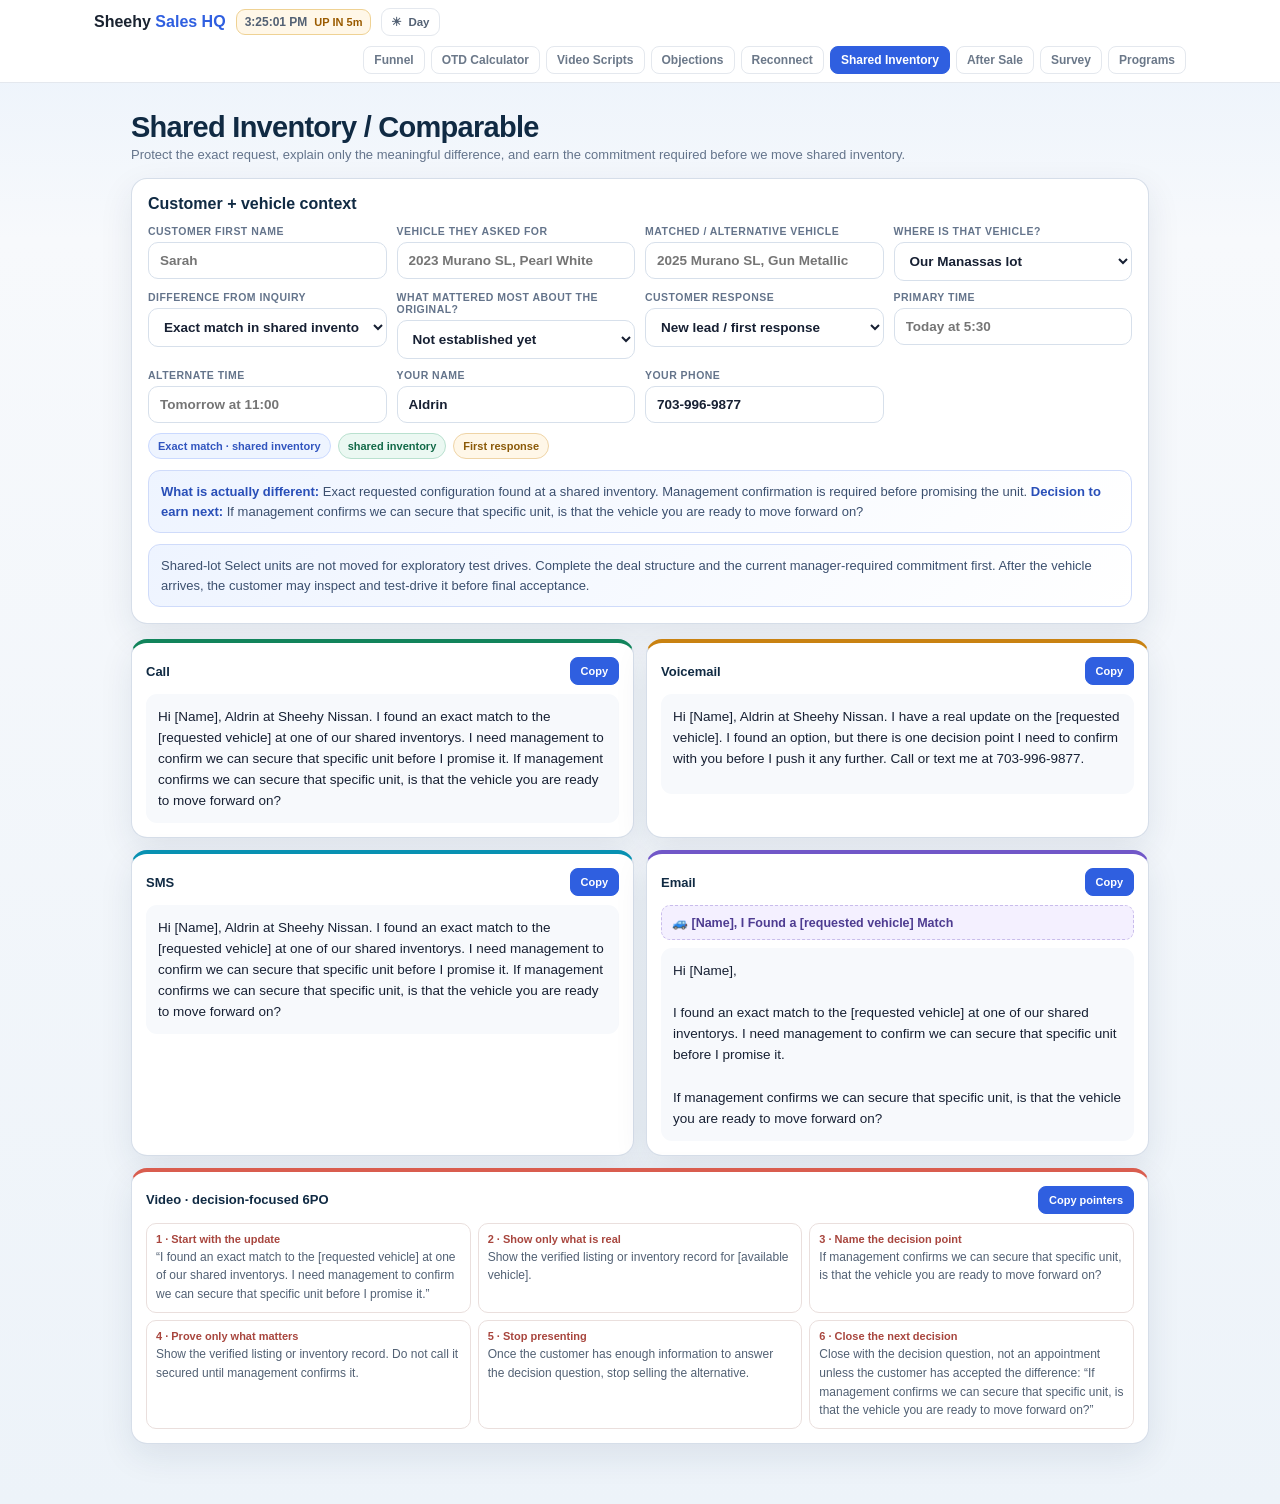
<file: sister-store.html>
<!DOCTYPE html>
<html lang="en">
<head>
<meta charset="utf-8">
<meta name="viewport" content="width=device-width,initial-scale=1">
<title>Shared Inventory / Comparable | Sheehy Sales HQ</title>
<link rel="stylesheet" href="./sister-store-ui.css">
<script src="./nav.js" defer></script>
<script src="./programs.js"></script>
</head>
<body>
<div class="wrap">
  <h1>Shared Inventory / Comparable</h1>
  <p class="sub">Protect the exact request, explain only the meaningful difference, and earn the commitment required before we move shared inventory.</p>

  <section class="panel">
    <h2>Customer + vehicle context</h2>
    <div class="grid">
      <label>Customer first name<input data-f="name" autocomplete="off" placeholder="Sarah"></label>
      <label>Vehicle they asked for<input data-f="vehicle" autocomplete="off" placeholder="2023 Murano SL, Pearl White"></label>
      <label>Matched / alternative vehicle<input id="availableVeh" autocomplete="off" placeholder="2025 Murano SL, Gun Metallic"></label>
      <label>Where is that vehicle?<select id="location"><option value="our">Our Manassas lot</option><option value="sister">Shared group inventory</option></select></label>
      <label>Difference from inquiry<select id="difference">
        <option value="exact-sister">Exact match in shared inventory</option>
        <option value="color">Same year / model / trim, different color</option>
        <option value="trim">Same year / model, different trim</option>
        <option value="year">Same model / trim, different year</option>
        <option value="trim-color">Different trim + color</option>
        <option value="year-trim">Different year + trim</option>
        <option value="year-color">Different year + color</option>
        <option value="all">Different year + trim + color</option>
        <option value="brand">Different brand, comparable vehicle</option>
      </select></label>
      <label>What mattered most about the original?<select id="priority">
        <option value="unknown">Not established yet</option>
        <option value="exact">Exact model / configuration</option>
        <option value="value">Price / value</option>
        <option value="equipment">Trim / equipment</option>
        <option value="color">Color</option>
        <option value="miles">Mileage / condition</option>
        <option value="comfort">Comfort / fit</option>
        <option value="reliability">Reliability / ownership confidence</option>
        <option value="safety">Safety equipment</option>
        <option value="technology">Technology</option>
        <option value="space">Space / utility</option>
        <option value="ownership">Ownership cost</option>
      </select></label>
      <label>Customer response<select id="response">
        <option value="first">New lead / first response</option>
        <option value="pushback">“That is not what I asked for”</option>
        <option value="open">Open to the alternative</option>
        <option value="pending">Manager checking shared vehicle</option>
        <option value="secured">Manager approved shared vehicle</option>
        <option value="failed">Shared vehicle could not be secured</option>
      </select></label>
      <label>Primary time<input data-f="daytime" autocomplete="off" placeholder="Today at 5:30"></label>
      <label>Alternate time<input data-f="alttime" autocomplete="off" placeholder="Tomorrow at 11:00"></label>
      <label>Your name<input data-f="agent" autocomplete="off" placeholder="Aldrin"></label>
      <label>Your phone<input data-f="number" autocomplete="off" placeholder="Your direct number"></label>
    </div>
    <div class="tagbar"><span class="tag blue" id="differenceTag"></span><span class="tag" id="locationTag"></span><span class="tag alt" id="responseTag"></span></div>
    <div class="match" id="matchSummary"></div>
    <div class="match">Shared-lot Select units are not moved for exploratory test drives. Complete the deal structure and the current manager-required commitment first. After the vehicle arrives, the customer may inspect and test-drive it before final acceptance.</div>
  </section>

  <div class="scripts" id="scripts"></div>
</div>
<script src="./sister-store-ui.js"></script>
<script src="./sister-store-prefill.js"></script>
<script src="./sister-store-negotiation-voice.js"></script>
<script src="./sister-store-negotiation-copy.js"></script>
</body>
</html>
</file>
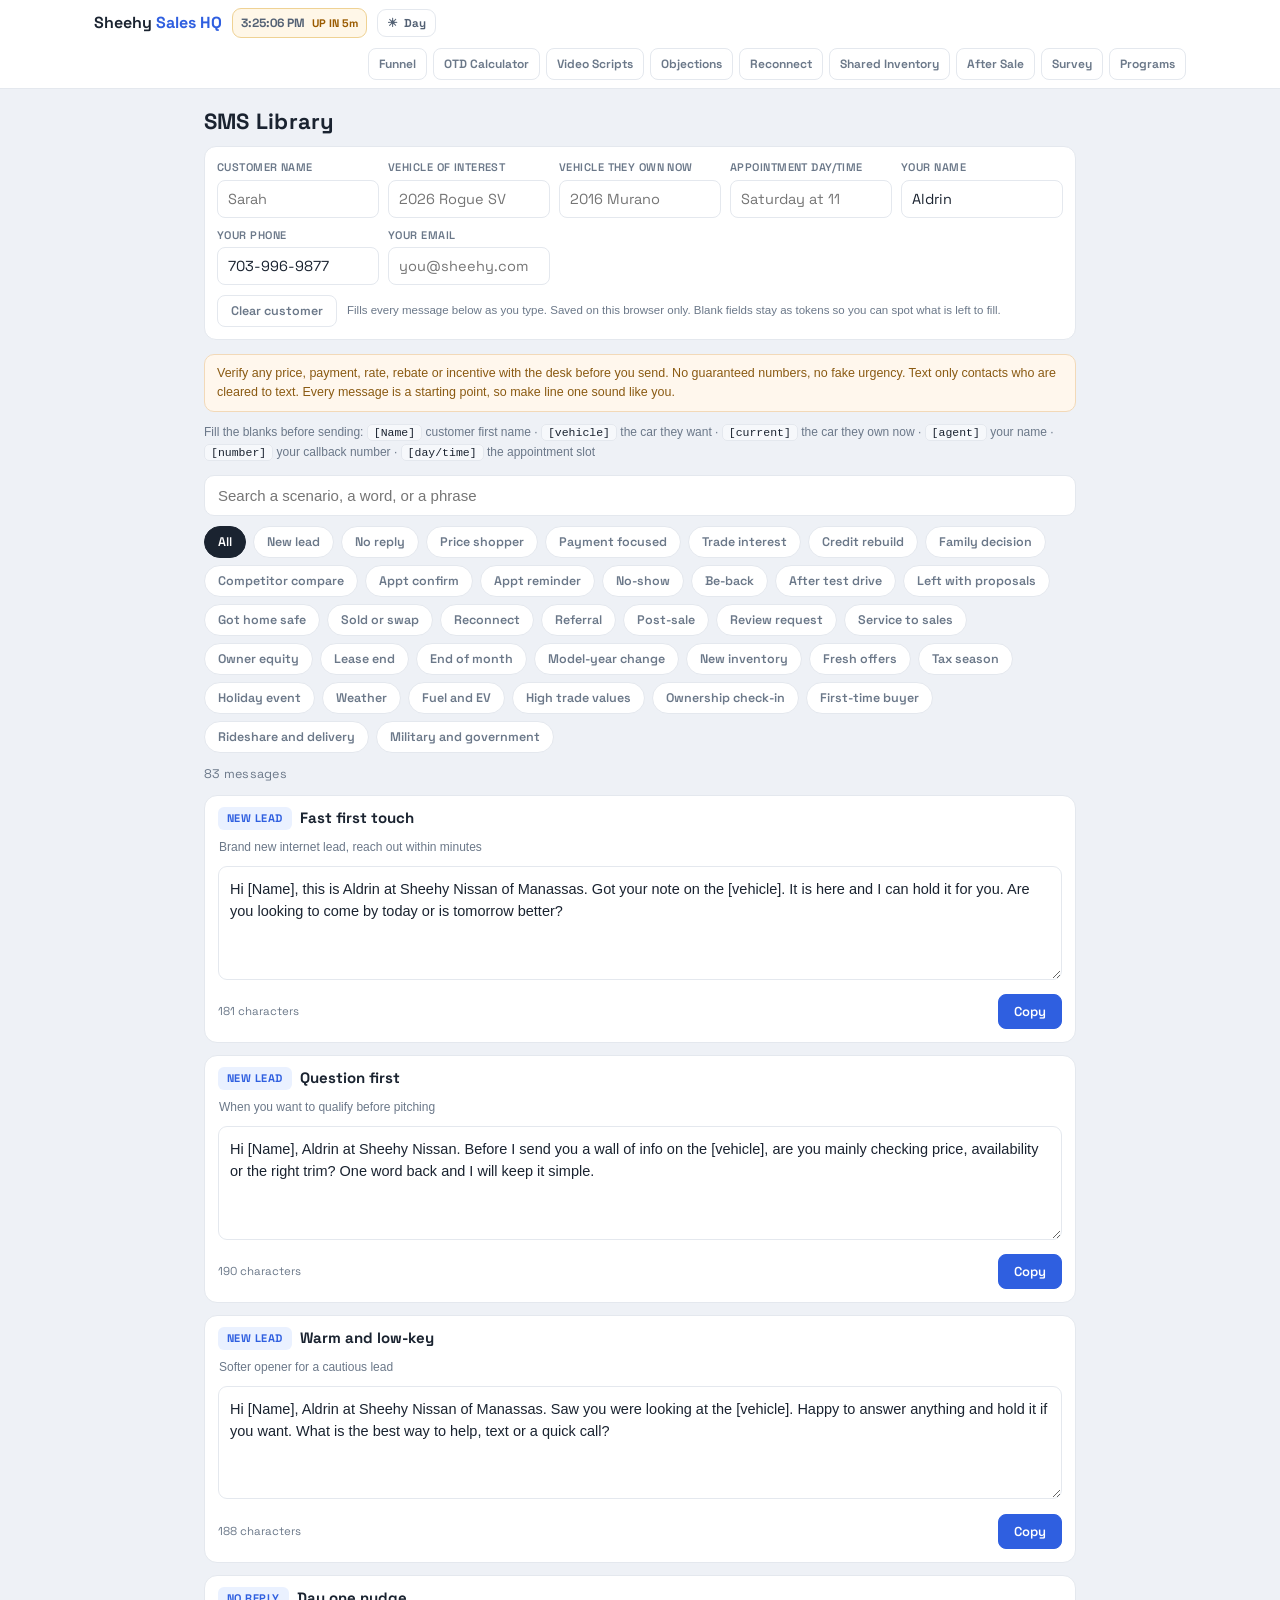
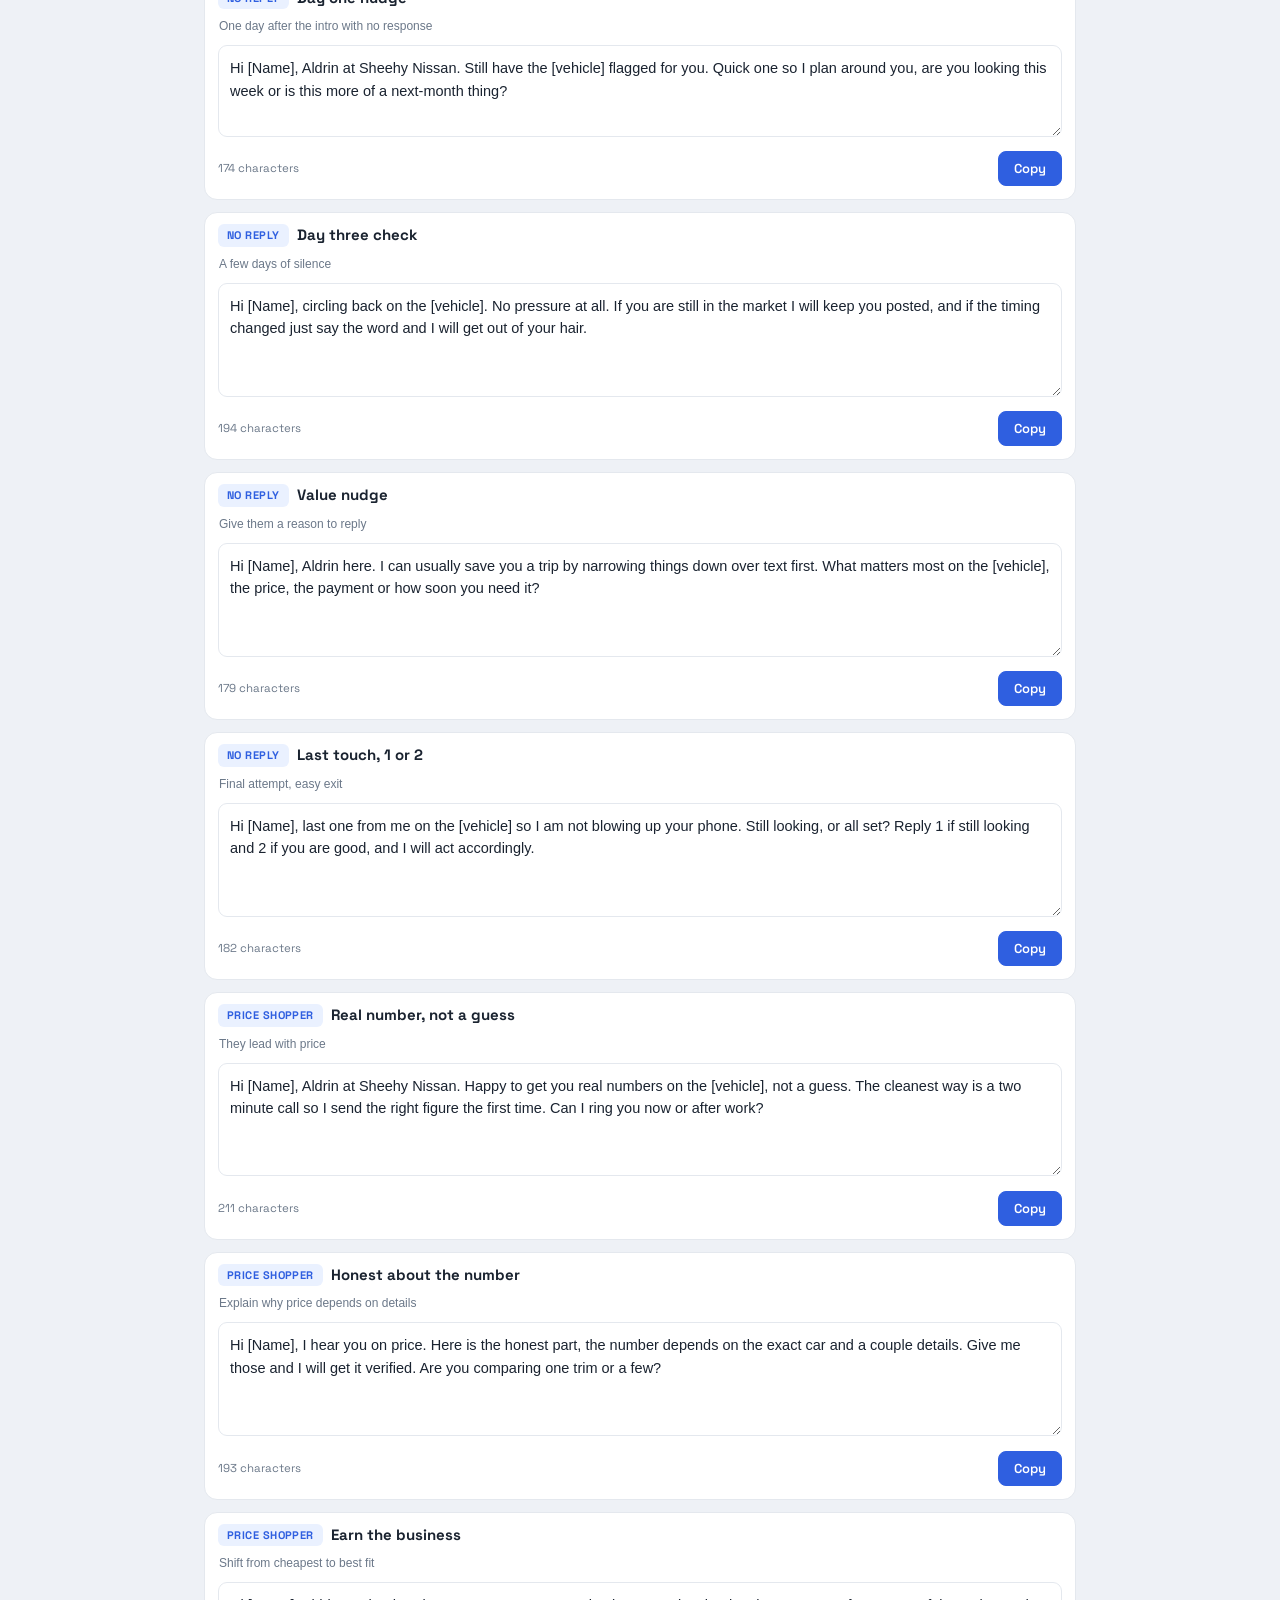
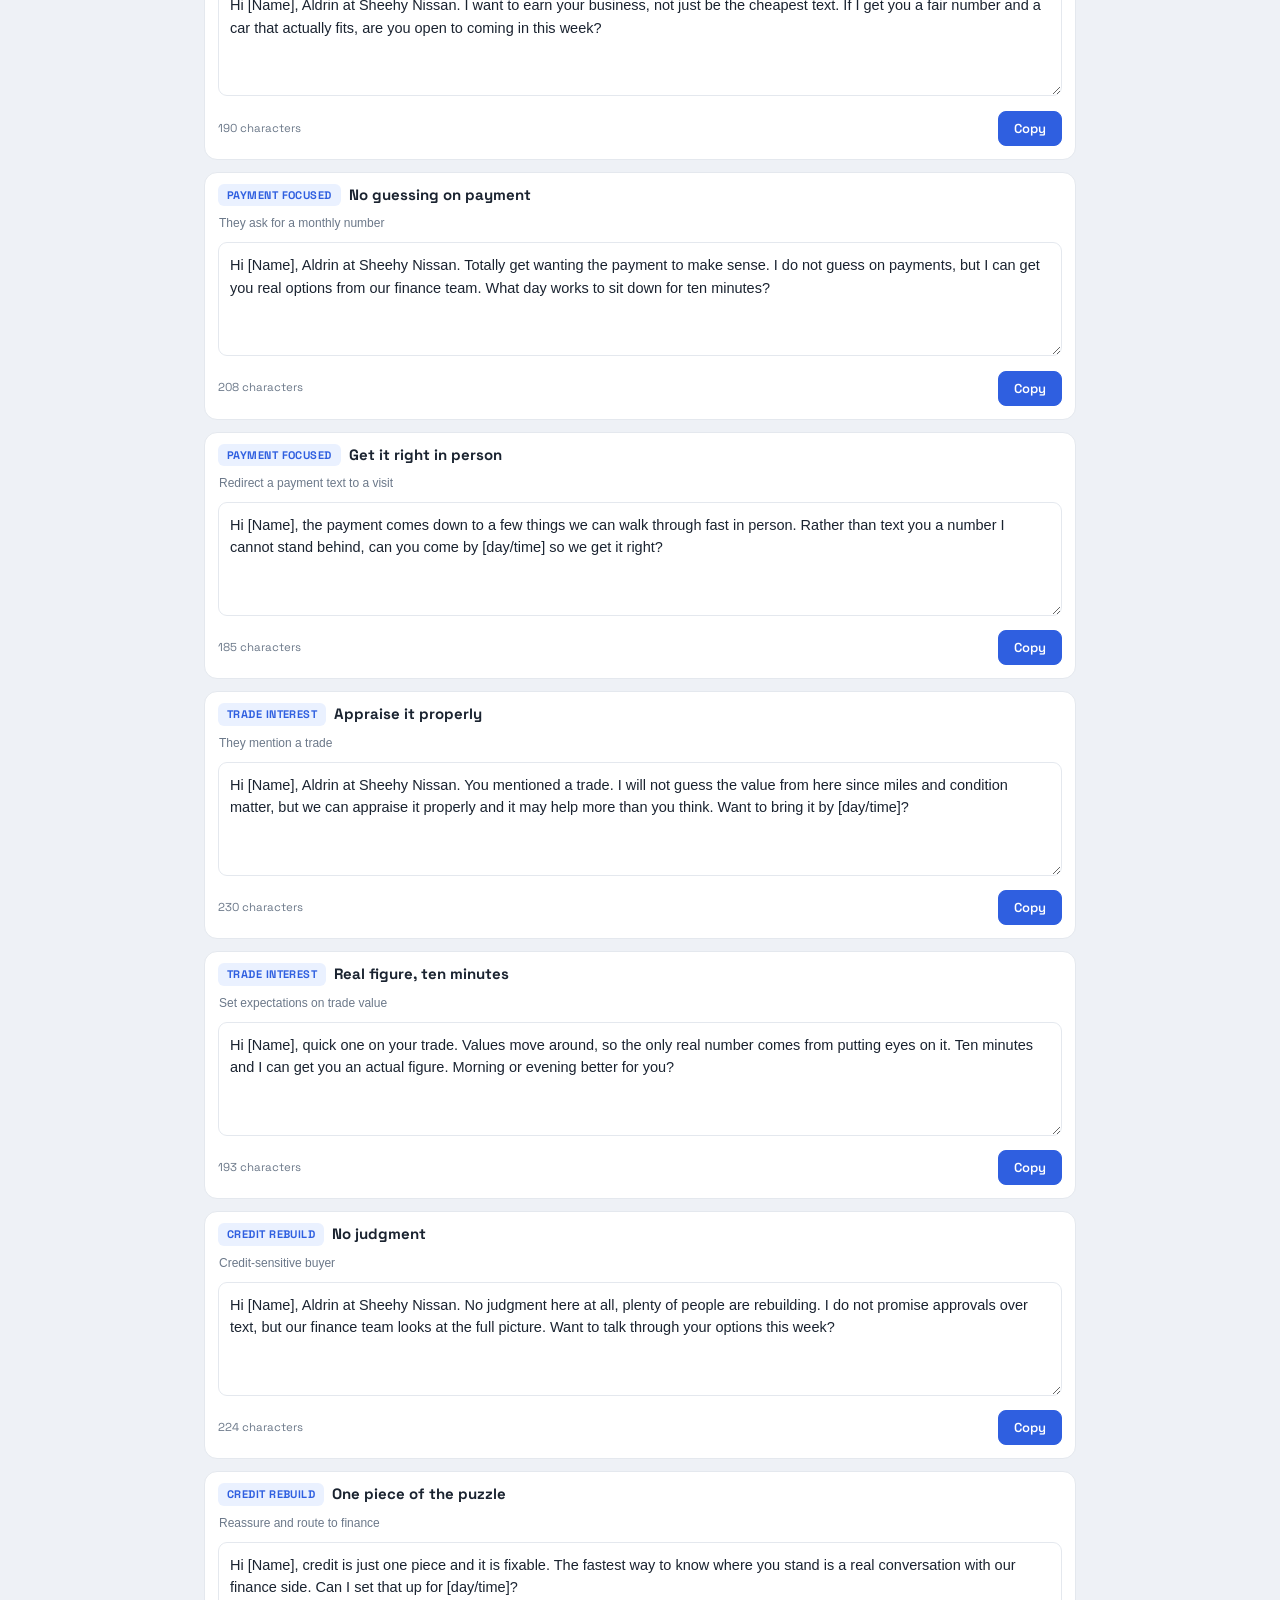
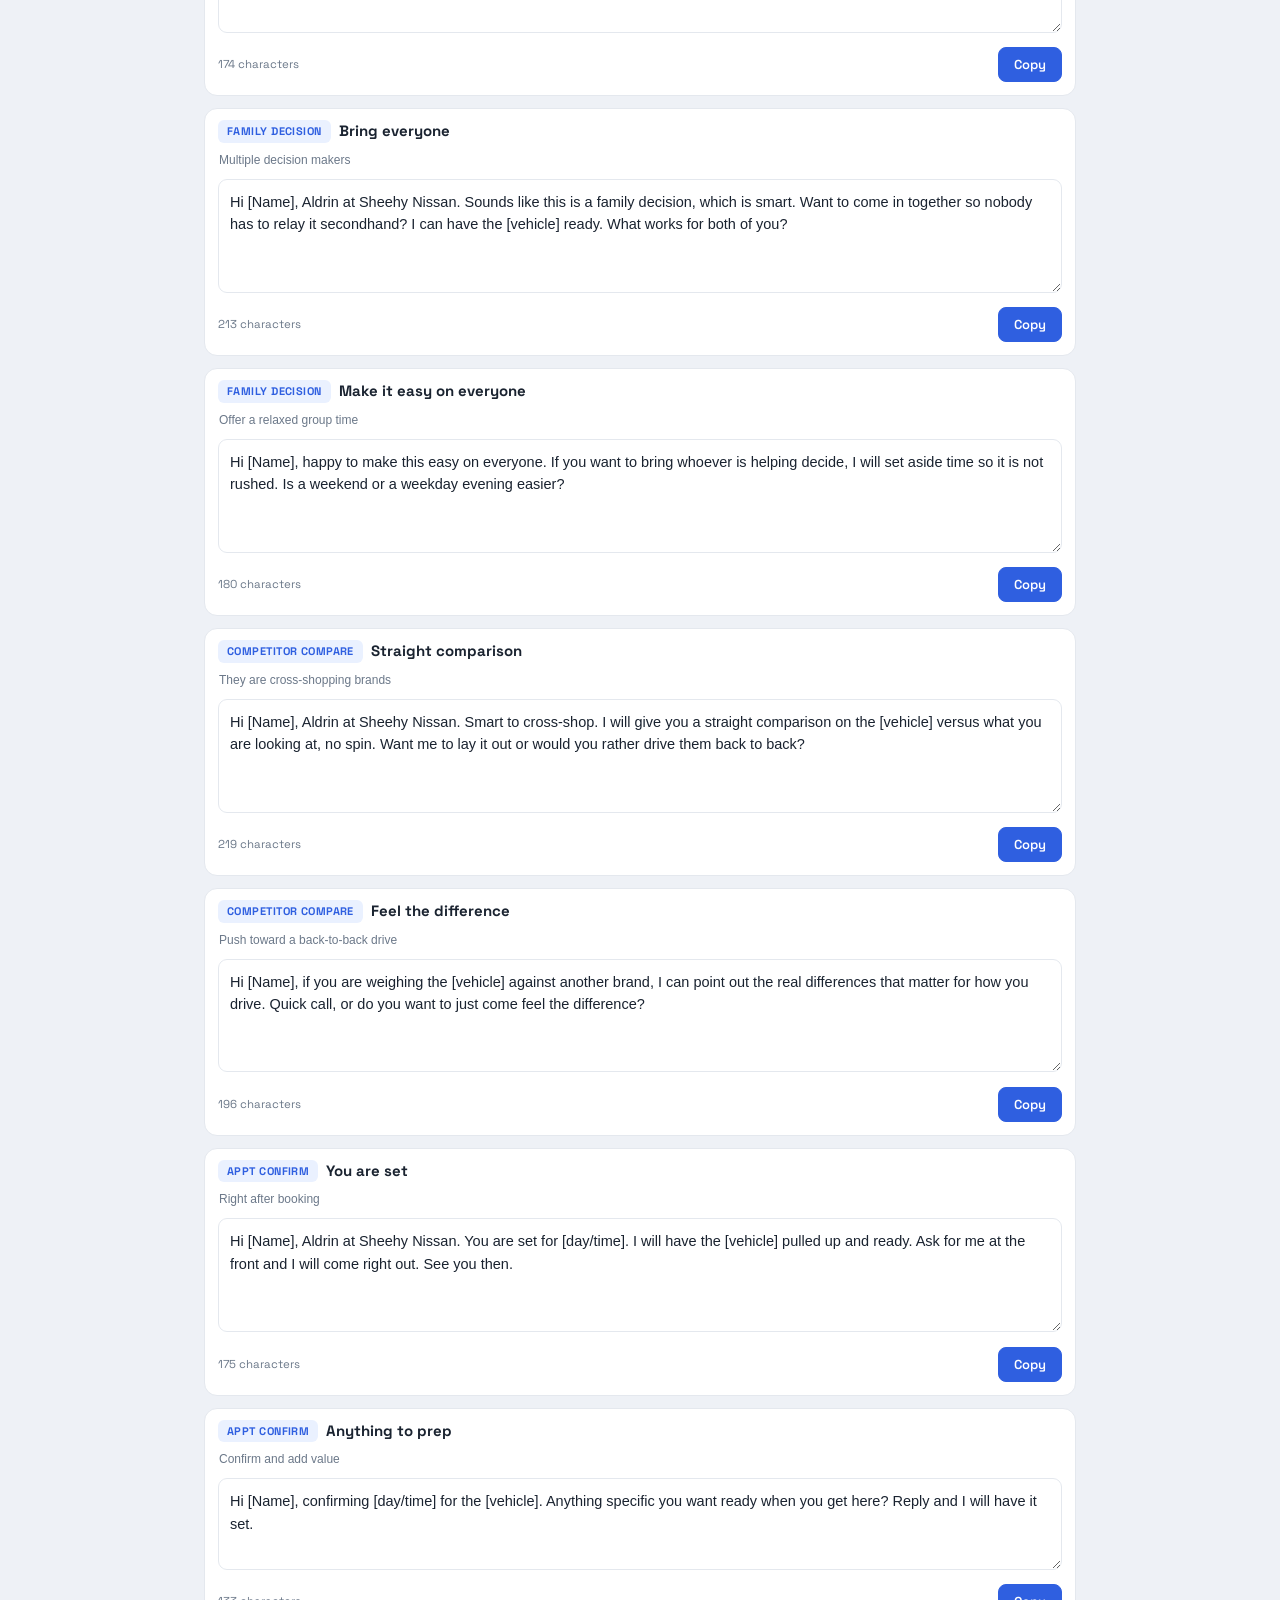
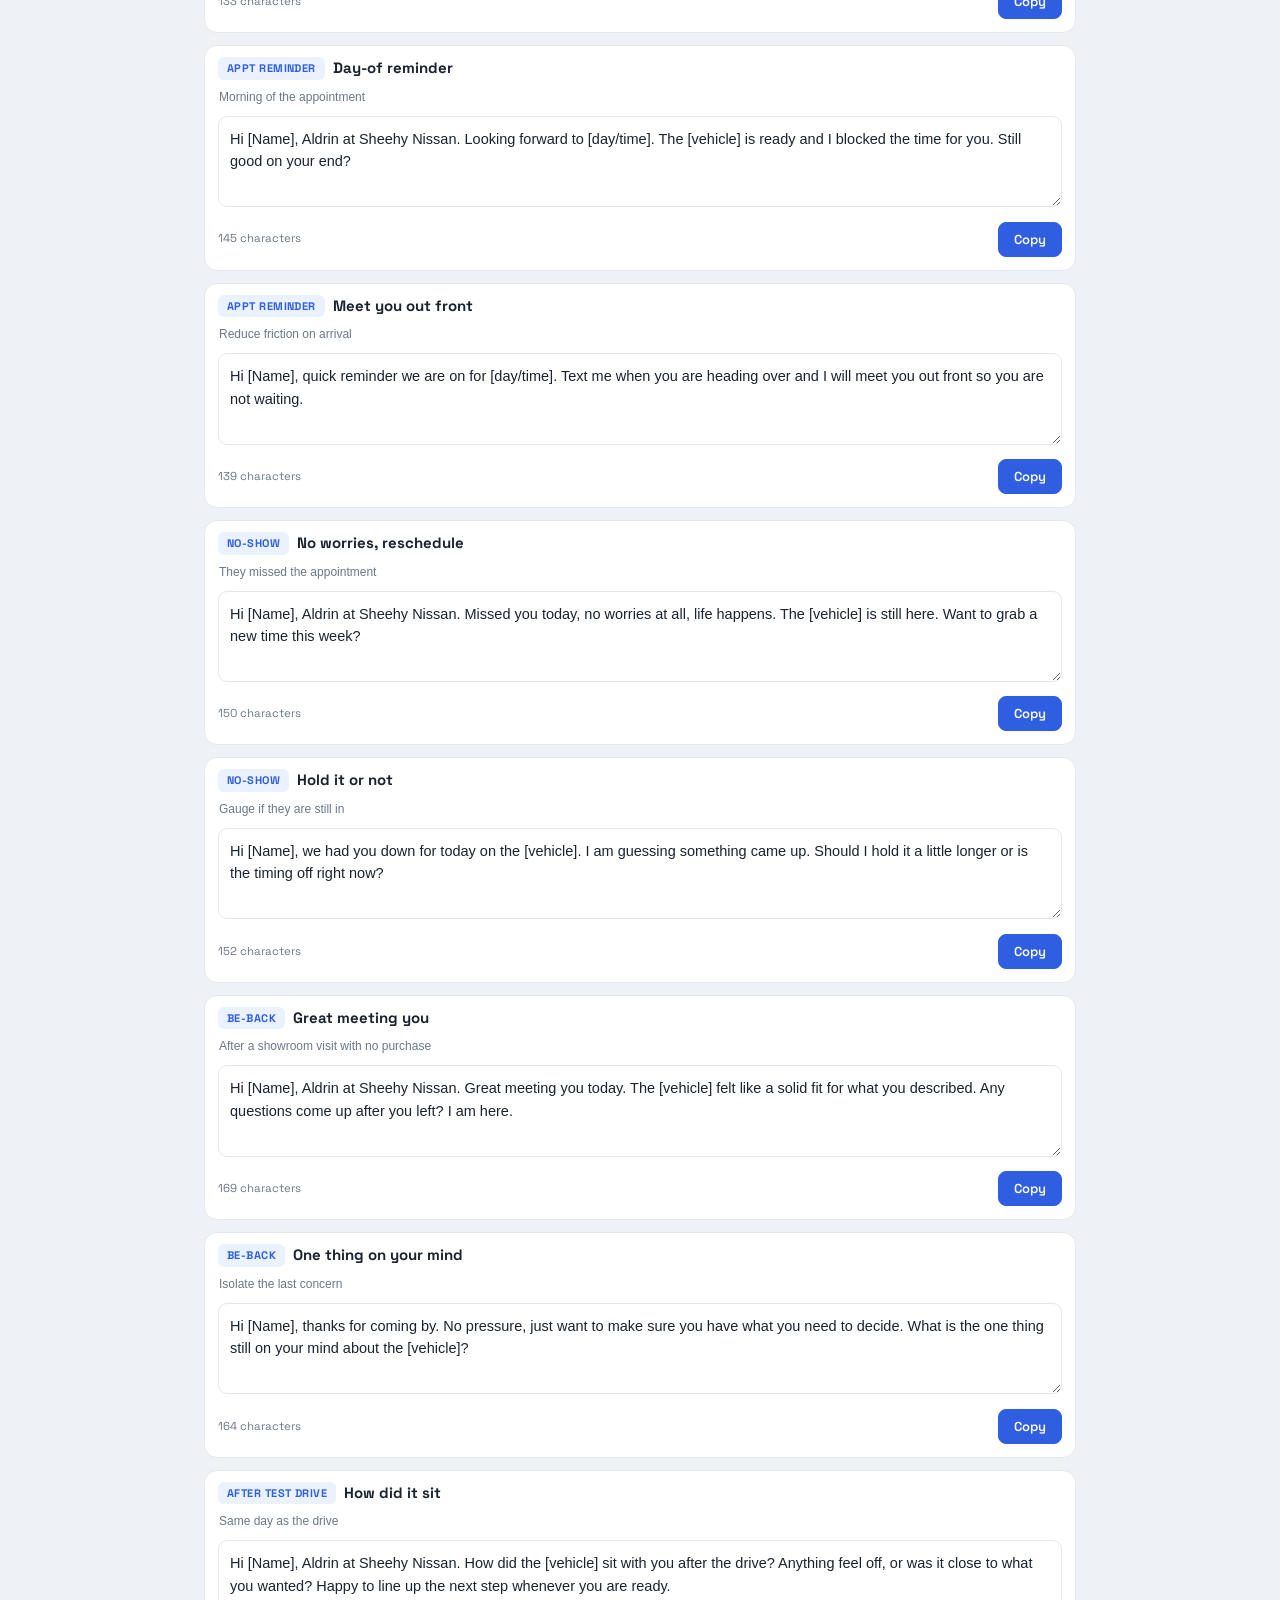
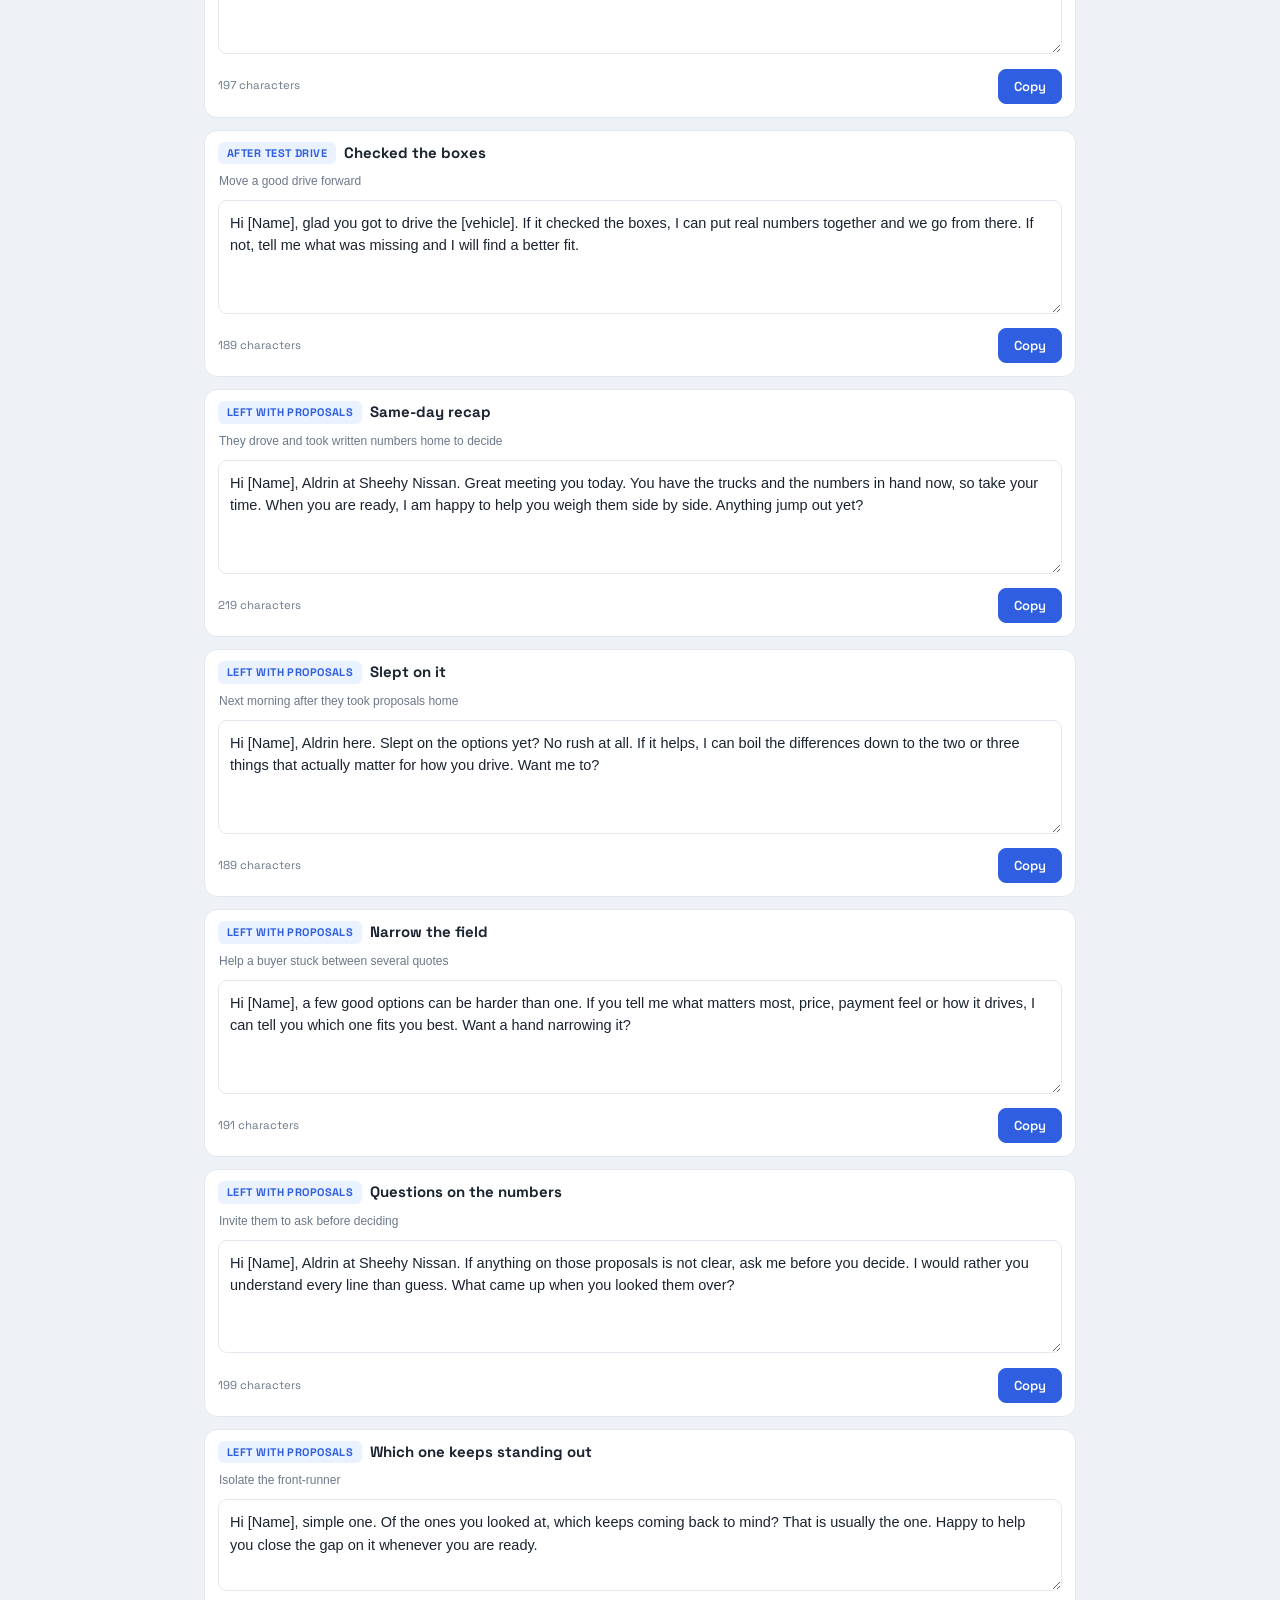
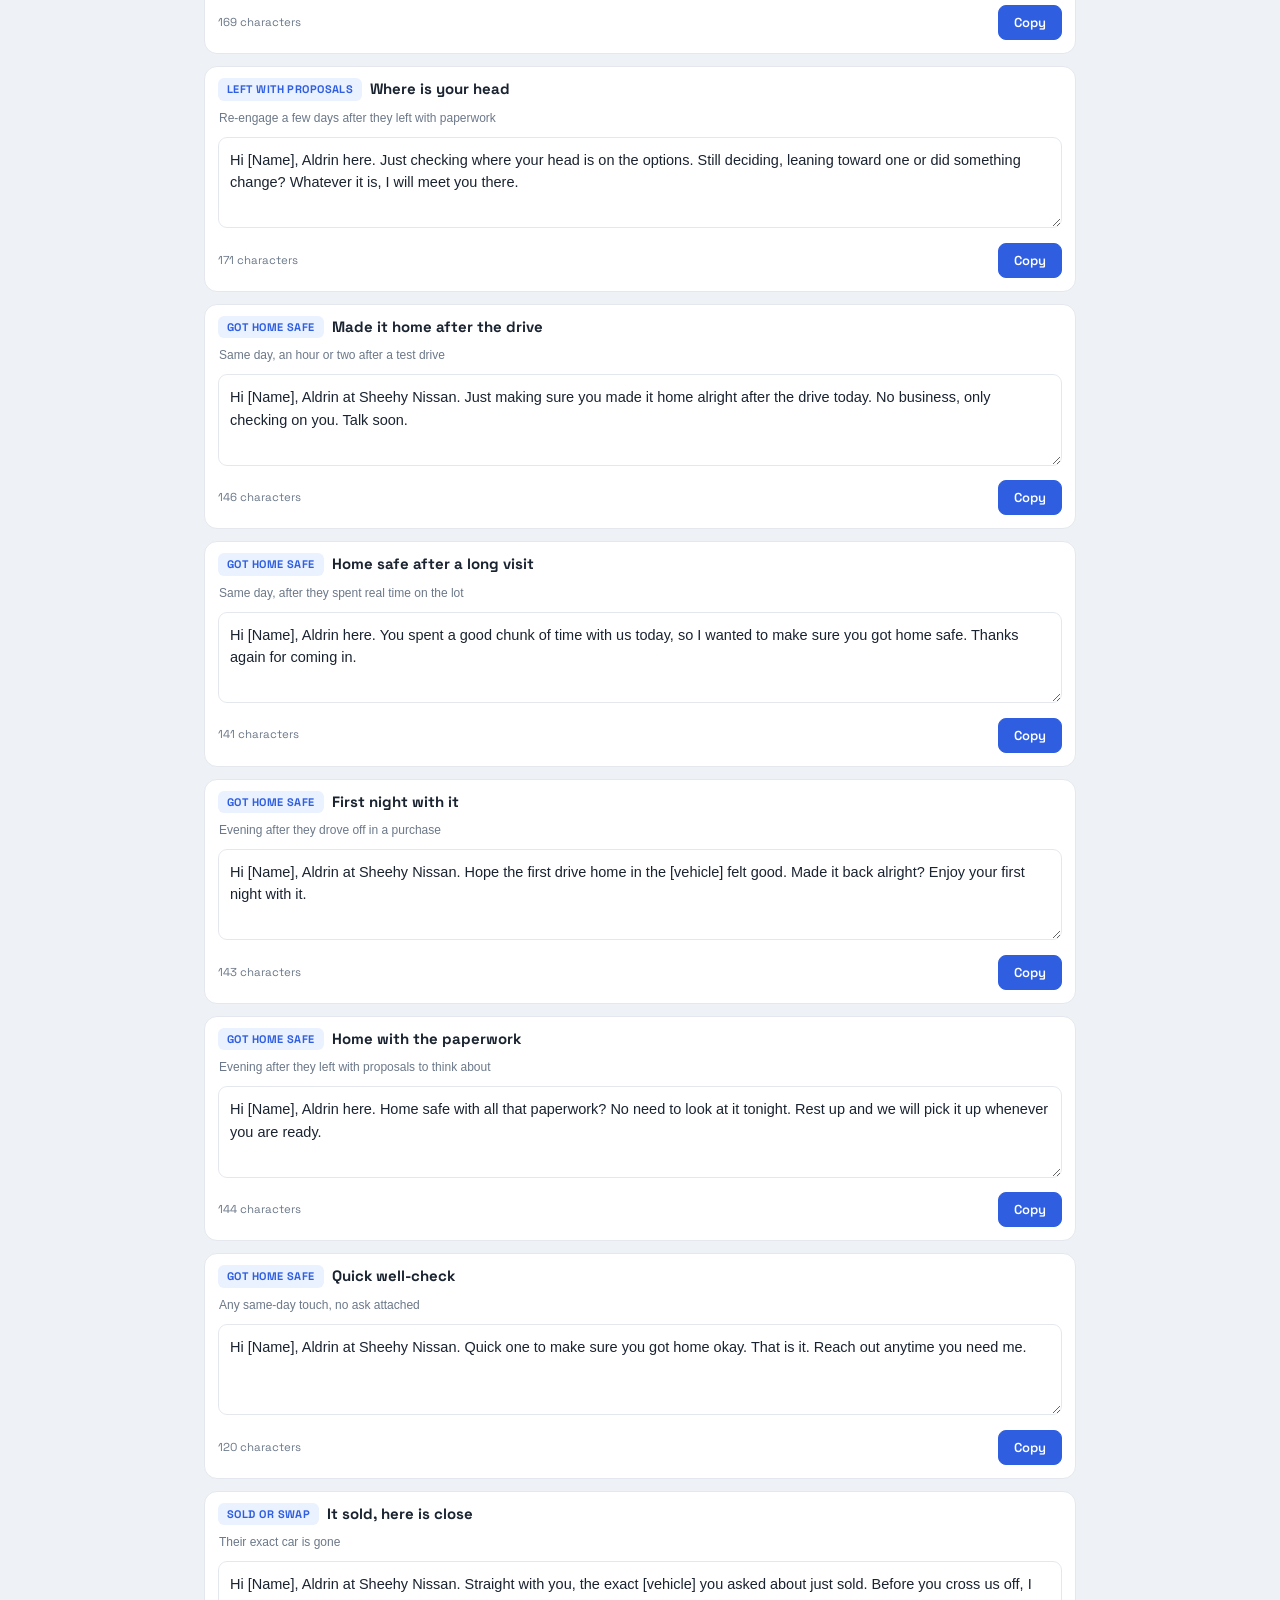
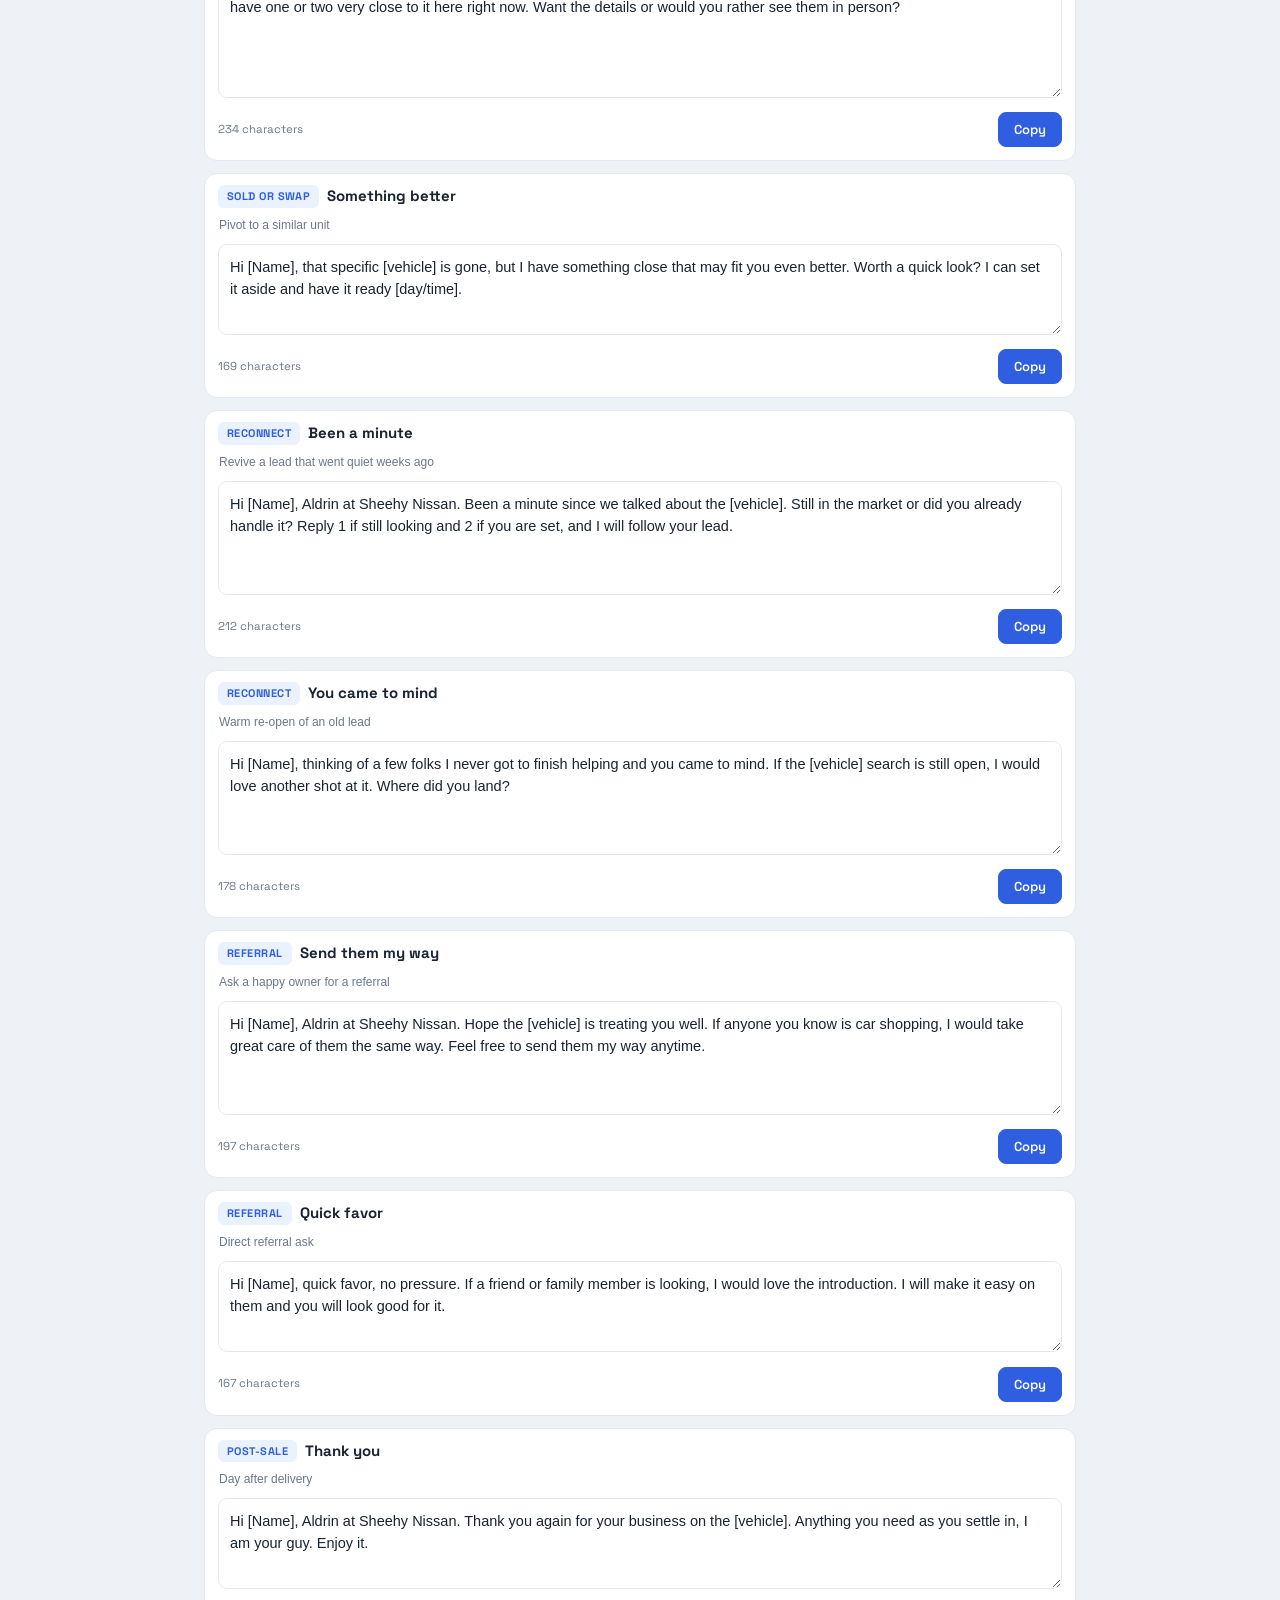
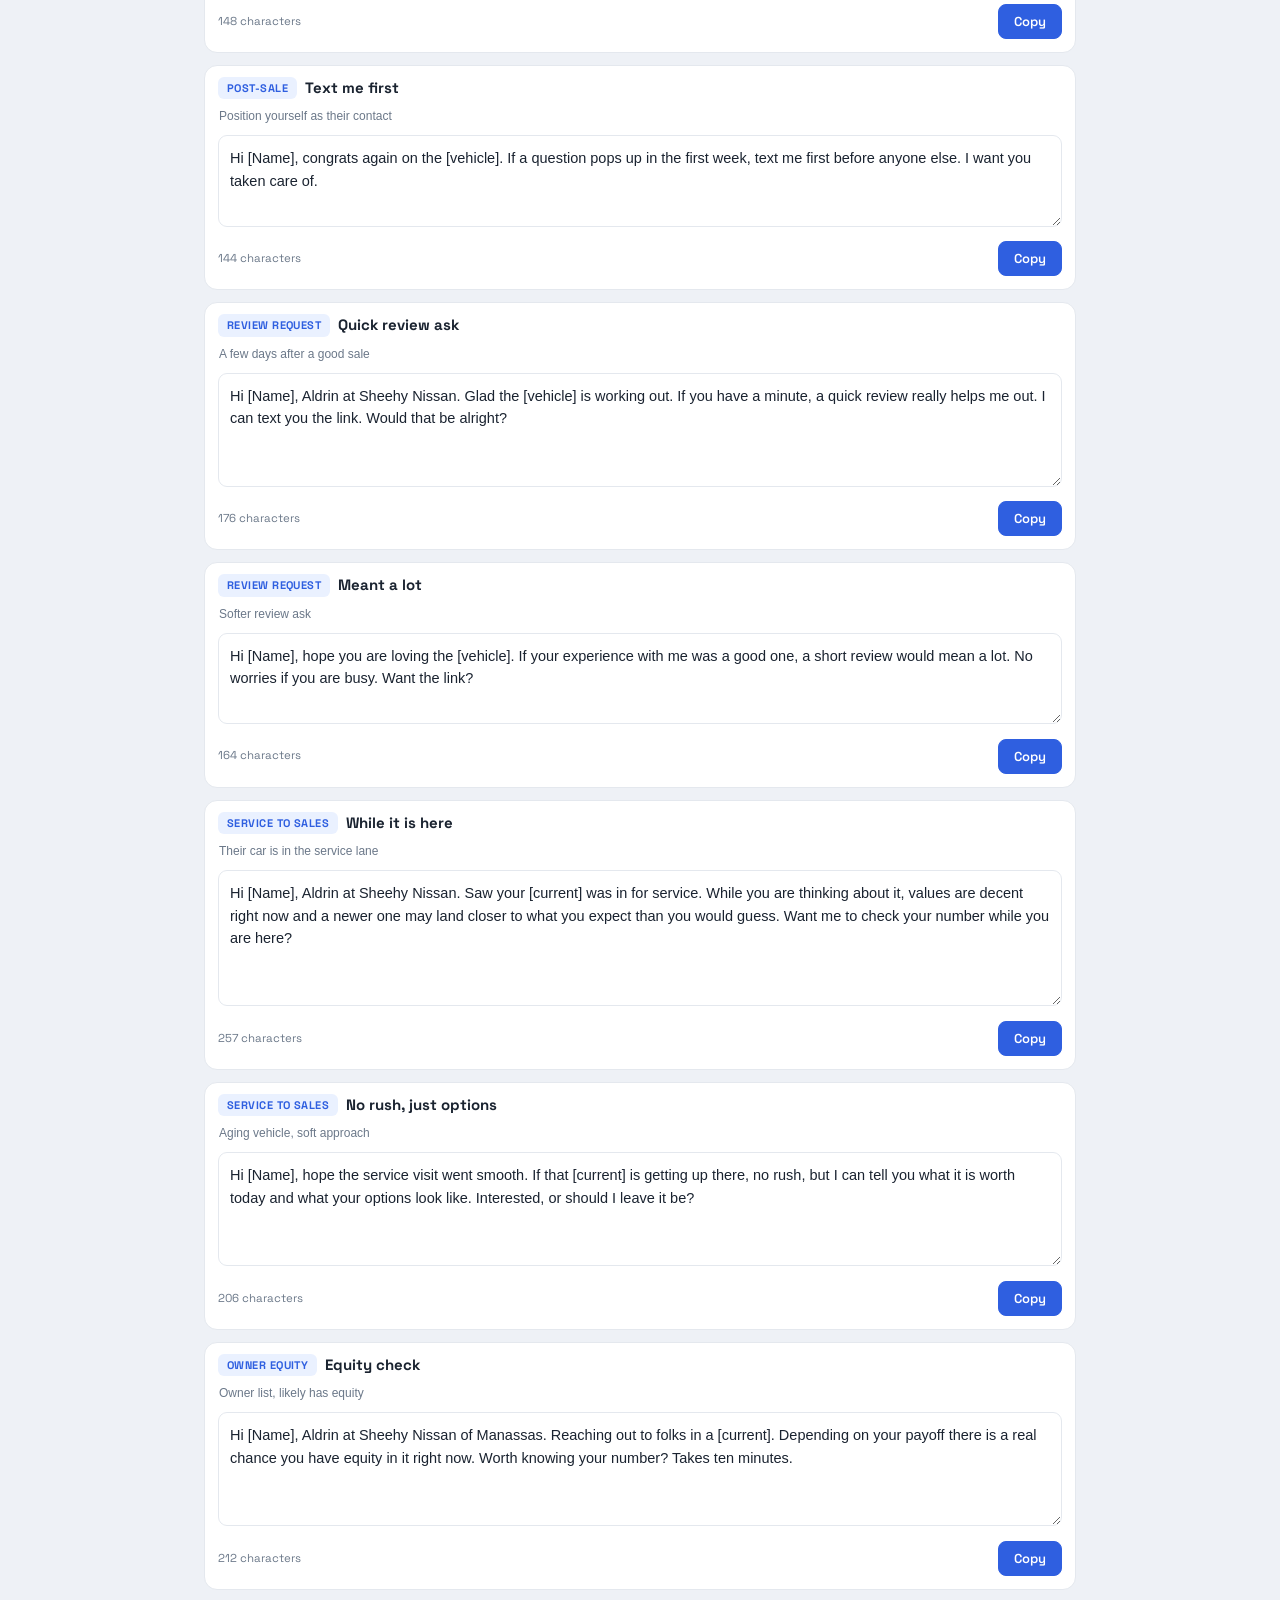
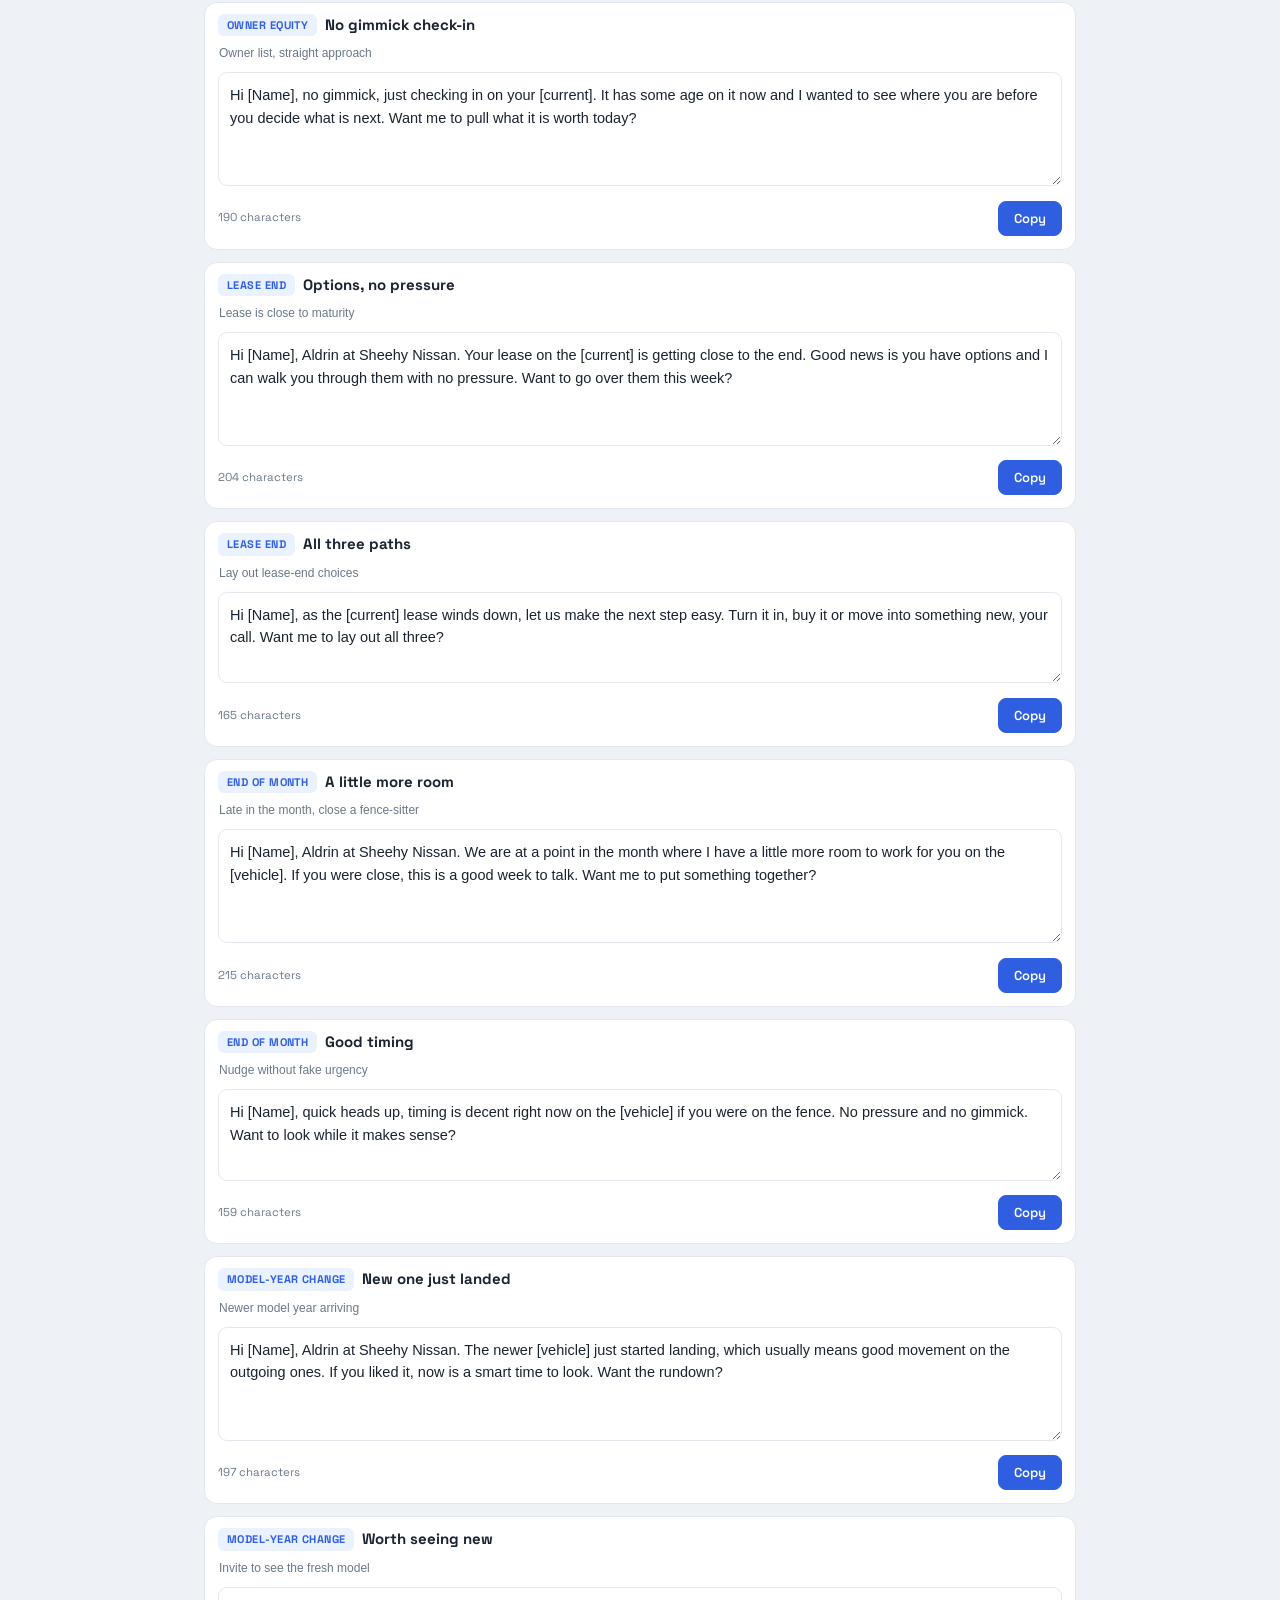
<file: sms-library.html>
<!DOCTYPE html>
<html lang="en">
<head>
<meta charset="utf-8">
<meta name="viewport" content="width=device-width, initial-scale=1">
<title>SMS Library · Sheehy Sales HQ</title>
<link rel="preconnect" href="https://fonts.googleapis.com">
<link rel="preconnect" href="https://fonts.gstatic.com" crossorigin>
<link href="https://fonts.googleapis.com/css2?family=Space+Grotesk:wght@500;600;700&display=swap" rel="stylesheet">
<style>
  :root{--ink:#1a2330;--muted:#6b7889;--line:#e4e8ee;--line-soft:#eef1f5;--paper:#fff;--card:#f6f8fb;--accent:#2f5fe0;--good:#0f8a4d;--bad:#c0334d;--bg:#eef1f6}
  *{box-sizing:border-box}
  body{margin:0;background:var(--bg);color:var(--ink);font-family:-apple-system,BlinkMacSystemFont,"Segoe UI",Roboto,Helvetica,Arial,sans-serif;font-size:15px;line-height:1.5}
  .wrap{max-width:900px;margin:0 auto;padding:0 14px 60px}
  .page-title{font-family:'Space Grotesk',sans-serif;font-size:22px;font-weight:700;letter-spacing:.01em;margin:16px 0 2px}
  .fillbar{background:var(--paper);border:1px solid var(--line);border-radius:12px;padding:12px;margin:8px 0 14px}
  .fill-grid{display:grid;grid-template-columns:repeat(auto-fit,minmax(150px,1fr));gap:9px}
  .fill-grid label{display:flex;flex-direction:column;gap:4px;font-family:'Space Grotesk',sans-serif;font-size:11px;font-weight:600;text-transform:uppercase;letter-spacing:.04em;color:var(--muted)}
  .fill-grid input{border:1px solid var(--line);border-radius:8px;padding:9px 10px;font-family:inherit;font-size:14.5px;background:#fff;color:var(--ink);text-transform:none;letter-spacing:normal;font-weight:400}
  .fill-actions{display:flex;align-items:center;gap:10px;margin-top:10px;flex-wrap:wrap}
  .clearcust{border:1px solid var(--line);background:transparent;border-radius:8px;padding:7px 13px;font-family:'Space Grotesk',sans-serif;font-size:12.5px;font-weight:600;color:var(--muted);cursor:pointer}
  .clearcust:hover{border-color:var(--bad);color:var(--bad)}
  .fill-note{font-size:11.5px;color:var(--muted);line-height:1.5}
  header{background:var(--paper);border-bottom:1px solid var(--line);position:sticky;top:0;z-index:10}
  .hd{max-width:900px;margin:0 auto;padding:12px 14px}
  .brand{font-family:'Space Grotesk',sans-serif;font-weight:700;font-size:18px;letter-spacing:.01em}
  .brand small{display:block;font-size:12px;font-weight:500;color:var(--muted);letter-spacing:.02em;margin-top:1px}
  .topnav{display:flex;gap:7px;margin-top:11px;flex-wrap:wrap}
  .topnav a{text-decoration:none;font-family:'Space Grotesk',sans-serif;font-size:13px;font-weight:600;color:var(--muted);border:1px solid var(--line);border-radius:8px;padding:7px 12px;background:var(--paper)}
  .topnav a.on{color:#fff;background:var(--accent);border-color:var(--accent)}
  .banner{background:#fff7ed;border:1px solid #f2d9b8;color:#8a5a12;border-radius:10px;padding:9px 12px;font-size:12.5px;line-height:1.5;margin:14px 0 10px}
  .legend{font-size:12px;color:var(--muted);margin:0 0 12px;line-height:1.7}
  .legend code{background:var(--card);border:1px solid var(--line);border-radius:5px;padding:1px 6px;font-size:11.5px;color:var(--ink)}
  .search{width:100%;border:1px solid var(--line);border-radius:10px;padding:11px 13px;font-size:15px;font-family:inherit;background:var(--paper);margin-bottom:10px}
  .chips{display:flex;gap:7px;flex-wrap:wrap;margin-bottom:12px}
  .chip{border:1px solid var(--line);background:var(--paper);border-radius:20px;padding:7px 13px;font-family:'Space Grotesk',sans-serif;font-size:12.5px;font-weight:600;color:var(--muted);cursor:pointer;white-space:nowrap}
  .chip.on{color:#fff;background:var(--ink);border-color:var(--ink)}
  .count{font-size:12.5px;color:var(--muted);margin-bottom:12px;font-family:'Space Grotesk',sans-serif;letter-spacing:.02em}
  .card{background:var(--paper);border:1px solid var(--line);border-radius:13px;margin-bottom:12px;overflow:hidden}
  .card-head{display:flex;align-items:center;gap:8px;padding:11px 13px 0;flex-wrap:wrap}
  .tag{font-family:'Space Grotesk',sans-serif;font-size:11px;font-weight:700;text-transform:uppercase;letter-spacing:.04em;padding:3px 9px;border-radius:6px;background:#eaf1ff;color:var(--accent)}
  .card-title{font-family:'Space Grotesk',sans-serif;font-weight:700;font-size:15px}
  .use{font-size:12px;color:var(--muted);width:100%;padding:0 1px}
  .card-body{padding:10px 13px 13px}
  .msg{width:100%;box-sizing:border-box;border:1px solid var(--line);border-radius:9px;padding:11px;font-family:inherit;font-size:14.5px;line-height:1.55;background:#fff;resize:vertical;min-height:74px;color:var(--ink)}
  .row{display:flex;justify-content:space-between;align-items:center;gap:8px;margin-top:8px}
  .len{font-size:11.5px;color:var(--muted);font-family:'Space Grotesk',sans-serif}
  .len.warn{color:var(--bad)}
  .btns{display:flex;gap:7px}
  .copy{border:1px solid var(--accent);background:var(--accent);color:#fff;border-radius:8px;padding:8px 15px;font-family:'Space Grotesk',sans-serif;font-size:13px;font-weight:600;cursor:pointer}
  .copy.ghost{background:transparent;color:var(--accent)}
  .copy:active{transform:translateY(1px)}
  .empty{text-align:center;color:var(--muted);padding:40px 10px;font-size:14px}
  .foot{text-align:center;color:var(--muted);font-size:11.5px;margin-top:22px;line-height:1.6}
</style>
</head>
<body>
<script src="./nav.js" defer></script>

<div class="wrap">
  <h1 class="page-title">SMS Library</h1>
  <div class="fillbar">
    <div class="fill-grid">
      <label>Customer name<input data-f="name" autocomplete="off" placeholder="Sarah"></label>
      <label>Vehicle of interest<input data-f="vehicle" autocomplete="off" placeholder="2026 Rogue SV"></label>
      <label>Vehicle they own now<input data-f="current" autocomplete="off" placeholder="2016 Murano"></label>
      <label>Appointment day/time<input data-f="daytime" autocomplete="off" placeholder="Saturday at 11"></label>
      <label>Your name<input data-f="agent" autocomplete="off" placeholder="Aldrin"></label>
      <label>Your phone<input data-f="number" autocomplete="off" placeholder="703 555 0134"></label>
      <label>Your email<input data-f="email" autocomplete="off" placeholder="you@sheehy.com"></label>
    </div>
    <div class="fill-actions"><button class="clearcust" type="button">Clear customer</button>
      <span class="fill-note">Fills every message below as you type. Saved on this browser only. Blank fields stay as tokens so you can spot what is left to fill.</span></div>
  </div>
  <div class="banner">Verify any price, payment, rate, rebate or incentive with the desk before you send. No guaranteed numbers, no fake urgency. Text only contacts who are cleared to text. Every message is a starting point, so make line one sound like you.</div>
  <div class="legend">Fill the blanks before sending:
    <code>[Name]</code> customer first name ·
    <code>[vehicle]</code> the car they want ·
    <code>[current]</code> the car they own now ·
    <code>[agent]</code> your name ·
    <code>[number]</code> your callback number ·
    <code>[day/time]</code> the appointment slot
  </div>

  <input class="search" id="search" placeholder="Search a scenario, a word, or a phrase" autocomplete="off">
  <div class="chips" id="chips"></div>
  <div class="count" id="count"></div>
  <div id="grid"></div>

  <div class="foot">Standalone page. Nothing here connects to or changes your main Sales HQ app.<br>Keep customer data inside dealership systems. This library holds templates only, no customer information.</div>
</div>

<script>
const SMS = [
  // ===== LEAD LIFECYCLE =====
  {cat:'New lead', title:'Fast first touch', use:'Brand new internet lead, reach out within minutes', body:`Hi [Name], this is [agent] at Sheehy Nissan of Manassas. Got your note on the [vehicle]. It is here and I can hold it for you. Are you looking to come by today or is tomorrow better?`},
  {cat:'New lead', title:'Question first', use:'When you want to qualify before pitching', body:`Hi [Name], [agent] at Sheehy Nissan. Before I send you a wall of info on the [vehicle], are you mainly checking price, availability or the right trim? One word back and I will keep it simple.`},
  {cat:'New lead', title:'Warm and low-key', use:'Softer opener for a cautious lead', body:`Hi [Name], [agent] at Sheehy Nissan of Manassas. Saw you were looking at the [vehicle]. Happy to answer anything and hold it if you want. What is the best way to help, text or a quick call?`},

  {cat:'No reply', title:'Day one nudge', use:'One day after the intro with no response', body:`Hi [Name], [agent] at Sheehy Nissan. Still have the [vehicle] flagged for you. Quick one so I plan around you, are you looking this week or is this more of a next-month thing?`},
  {cat:'No reply', title:'Day three check', use:'A few days of silence', body:`Hi [Name], circling back on the [vehicle]. No pressure at all. If you are still in the market I will keep you posted, and if the timing changed just say the word and I will get out of your hair.`},
  {cat:'No reply', title:'Value nudge', use:'Give them a reason to reply', body:`Hi [Name], [agent] here. I can usually save you a trip by narrowing things down over text first. What matters most on the [vehicle], the price, the payment or how soon you need it?`},
  {cat:'No reply', title:'Last touch, 1 or 2', use:'Final attempt, easy exit', body:`Hi [Name], last one from me on the [vehicle] so I am not blowing up your phone. Still looking, or all set? Reply 1 if still looking and 2 if you are good, and I will act accordingly.`},

  {cat:'Price shopper', title:'Real number, not a guess', use:'They lead with price', body:`Hi [Name], [agent] at Sheehy Nissan. Happy to get you real numbers on the [vehicle], not a guess. The cleanest way is a two minute call so I send the right figure the first time. Can I ring you now or after work?`},
  {cat:'Price shopper', title:'Honest about the number', use:'Explain why price depends on details', body:`Hi [Name], I hear you on price. Here is the honest part, the number depends on the exact car and a couple details. Give me those and I will get it verified. Are you comparing one trim or a few?`},
  {cat:'Price shopper', title:'Earn the business', use:'Shift from cheapest to best fit', body:`Hi [Name], [agent] at Sheehy Nissan. I want to earn your business, not just be the cheapest text. If I get you a fair number and a car that actually fits, are you open to coming in this week?`},

  {cat:'Payment focused', title:'No guessing on payment', use:'They ask for a monthly number', body:`Hi [Name], [agent] at Sheehy Nissan. Totally get wanting the payment to make sense. I do not guess on payments, but I can get you real options from our finance team. What day works to sit down for ten minutes?`},
  {cat:'Payment focused', title:'Get it right in person', use:'Redirect a payment text to a visit', body:`Hi [Name], the payment comes down to a few things we can walk through fast in person. Rather than text you a number I cannot stand behind, can you come by [day/time] so we get it right?`},

  {cat:'Trade interest', title:'Appraise it properly', use:'They mention a trade', body:`Hi [Name], [agent] at Sheehy Nissan. You mentioned a trade. I will not guess the value from here since miles and condition matter, but we can appraise it properly and it may help more than you think. Want to bring it by [day/time]?`},
  {cat:'Trade interest', title:'Real figure, ten minutes', use:'Set expectations on trade value', body:`Hi [Name], quick one on your trade. Values move around, so the only real number comes from putting eyes on it. Ten minutes and I can get you an actual figure. Morning or evening better for you?`},

  {cat:'Credit rebuild', title:'No judgment', use:'Credit-sensitive buyer', body:`Hi [Name], [agent] at Sheehy Nissan. No judgment here at all, plenty of people are rebuilding. I do not promise approvals over text, but our finance team looks at the full picture. Want to talk through your options this week?`},
  {cat:'Credit rebuild', title:'One piece of the puzzle', use:'Reassure and route to finance', body:`Hi [Name], credit is just one piece and it is fixable. The fastest way to know where you stand is a real conversation with our finance side. Can I set that up for [day/time]?`},

  {cat:'Family decision', title:'Bring everyone', use:'Multiple decision makers', body:`Hi [Name], [agent] at Sheehy Nissan. Sounds like this is a family decision, which is smart. Want to come in together so nobody has to relay it secondhand? I can have the [vehicle] ready. What works for both of you?`},
  {cat:'Family decision', title:'Make it easy on everyone', use:'Offer a relaxed group time', body:`Hi [Name], happy to make this easy on everyone. If you want to bring whoever is helping decide, I will set aside time so it is not rushed. Is a weekend or a weekday evening easier?`},

  {cat:'Competitor compare', title:'Straight comparison', use:'They are cross-shopping brands', body:`Hi [Name], [agent] at Sheehy Nissan. Smart to cross-shop. I will give you a straight comparison on the [vehicle] versus what you are looking at, no spin. Want me to lay it out or would you rather drive them back to back?`},
  {cat:'Competitor compare', title:'Feel the difference', use:'Push toward a back-to-back drive', body:`Hi [Name], if you are weighing the [vehicle] against another brand, I can point out the real differences that matter for how you drive. Quick call, or do you want to just come feel the difference?`},

  {cat:'Appt confirm', title:'You are set', use:'Right after booking', body:`Hi [Name], [agent] at Sheehy Nissan. You are set for [day/time]. I will have the [vehicle] pulled up and ready. Ask for me at the front and I will come right out. See you then.`},
  {cat:'Appt confirm', title:'Anything to prep', use:'Confirm and add value', body:`Hi [Name], confirming [day/time] for the [vehicle]. Anything specific you want ready when you get here? Reply and I will have it set.`},

  {cat:'Appt reminder', title:'Day-of reminder', use:'Morning of the appointment', body:`Hi [Name], [agent] at Sheehy Nissan. Looking forward to [day/time]. The [vehicle] is ready and I blocked the time for you. Still good on your end?`},
  {cat:'Appt reminder', title:'Meet you out front', use:'Reduce friction on arrival', body:`Hi [Name], quick reminder we are on for [day/time]. Text me when you are heading over and I will meet you out front so you are not waiting.`},

  {cat:'No-show', title:'No worries, reschedule', use:'They missed the appointment', body:`Hi [Name], [agent] at Sheehy Nissan. Missed you today, no worries at all, life happens. The [vehicle] is still here. Want to grab a new time this week?`},
  {cat:'No-show', title:'Hold it or not', use:'Gauge if they are still in', body:`Hi [Name], we had you down for today on the [vehicle]. I am guessing something came up. Should I hold it a little longer or is the timing off right now?`},

  {cat:'Be-back', title:'Great meeting you', use:'After a showroom visit with no purchase', body:`Hi [Name], [agent] at Sheehy Nissan. Great meeting you today. The [vehicle] felt like a solid fit for what you described. Any questions come up after you left? I am here.`},
  {cat:'Be-back', title:'One thing on your mind', use:'Isolate the last concern', body:`Hi [Name], thanks for coming by. No pressure, just want to make sure you have what you need to decide. What is the one thing still on your mind about the [vehicle]?`},

  {cat:'After test drive', title:'How did it sit', use:'Same day as the drive', body:`Hi [Name], [agent] at Sheehy Nissan. How did the [vehicle] sit with you after the drive? Anything feel off, or was it close to what you wanted? Happy to line up the next step whenever you are ready.`},
  {cat:'After test drive', title:'Checked the boxes', use:'Move a good drive forward', body:`Hi [Name], glad you got to drive the [vehicle]. If it checked the boxes, I can put real numbers together and we go from there. If not, tell me what was missing and I will find a better fit.`},

  {cat:'Left with proposals', title:'Same-day recap', use:'They drove and took written numbers home to decide', body:`Hi [Name], [agent] at Sheehy Nissan. Great meeting you today. You have the trucks and the numbers in hand now, so take your time. When you are ready, I am happy to help you weigh them side by side. Anything jump out yet?`},
  {cat:'Left with proposals', title:'Slept on it', use:'Next morning after they took proposals home', body:`Hi [Name], [agent] here. Slept on the options yet? No rush at all. If it helps, I can boil the differences down to the two or three things that actually matter for how you drive. Want me to?`},
  {cat:'Left with proposals', title:'Narrow the field', use:'Help a buyer stuck between several quotes', body:`Hi [Name], a few good options can be harder than one. If you tell me what matters most, price, payment feel or how it drives, I can tell you which one fits you best. Want a hand narrowing it?`},
  {cat:'Left with proposals', title:'Questions on the numbers', use:'Invite them to ask before deciding', body:`Hi [Name], [agent] at Sheehy Nissan. If anything on those proposals is not clear, ask me before you decide. I would rather you understand every line than guess. What came up when you looked them over?`},
  {cat:'Left with proposals', title:'Which one keeps standing out', use:'Isolate the front-runner', body:`Hi [Name], simple one. Of the ones you looked at, which keeps coming back to mind? That is usually the one. Happy to help you close the gap on it whenever you are ready.`},
  {cat:'Left with proposals', title:'Where is your head', use:'Re-engage a few days after they left with paperwork', body:`Hi [Name], [agent] here. Just checking where your head is on the options. Still deciding, leaning toward one or did something change? Whatever it is, I will meet you there.`},

  {cat:'Got home safe', title:'Made it home after the drive', use:'Same day, an hour or two after a test drive', body:`Hi [Name], [agent] at Sheehy Nissan. Just making sure you made it home alright after the drive today. No business, only checking on you. Talk soon.`},
  {cat:'Got home safe', title:'Home safe after a long visit', use:'Same day, after they spent real time on the lot', body:`Hi [Name], [agent] here. You spent a good chunk of time with us today, so I wanted to make sure you got home safe. Thanks again for coming in.`},
  {cat:'Got home safe', title:'First night with it', use:'Evening after they drove off in a purchase', body:`Hi [Name], [agent] at Sheehy Nissan. Hope the first drive home in the [vehicle] felt good. Made it back alright? Enjoy your first night with it.`},
  {cat:'Got home safe', title:'Home with the paperwork', use:'Evening after they left with proposals to think about', body:`Hi [Name], [agent] here. Home safe with all that paperwork? No need to look at it tonight. Rest up and we will pick it up whenever you are ready.`},
  {cat:'Got home safe', title:'Quick well-check', use:'Any same-day touch, no ask attached', body:`Hi [Name], [agent] at Sheehy Nissan. Quick one to make sure you got home okay. That is it. Reach out anytime you need me.`},

  {cat:'Sold or swap', title:'It sold, here is close', use:'Their exact car is gone', body:`Hi [Name], [agent] at Sheehy Nissan. Straight with you, the exact [vehicle] you asked about just sold. Before you cross us off, I have one or two very close to it here right now. Want the details or would you rather see them in person?`},
  {cat:'Sold or swap', title:'Something better', use:'Pivot to a similar unit', body:`Hi [Name], that specific [vehicle] is gone, but I have something close that may fit you even better. Worth a quick look? I can set it aside and have it ready [day/time].`},

  {cat:'Reconnect', title:'Been a minute', use:'Revive a lead that went quiet weeks ago', body:`Hi [Name], [agent] at Sheehy Nissan. Been a minute since we talked about the [vehicle]. Still in the market or did you already handle it? Reply 1 if still looking and 2 if you are set, and I will follow your lead.`},
  {cat:'Reconnect', title:'You came to mind', use:'Warm re-open of an old lead', body:`Hi [Name], thinking of a few folks I never got to finish helping and you came to mind. If the [vehicle] search is still open, I would love another shot at it. Where did you land?`},

  {cat:'Referral', title:'Send them my way', use:'Ask a happy owner for a referral', body:`Hi [Name], [agent] at Sheehy Nissan. Hope the [vehicle] is treating you well. If anyone you know is car shopping, I would take great care of them the same way. Feel free to send them my way anytime.`},
  {cat:'Referral', title:'Quick favor', use:'Direct referral ask', body:`Hi [Name], quick favor, no pressure. If a friend or family member is looking, I would love the introduction. I will make it easy on them and you will look good for it.`},

  {cat:'Post-sale', title:'Thank you', use:'Day after delivery', body:`Hi [Name], [agent] at Sheehy Nissan. Thank you again for your business on the [vehicle]. Anything you need as you settle in, I am your guy. Enjoy it.`},
  {cat:'Post-sale', title:'Text me first', use:'Position yourself as their contact', body:`Hi [Name], congrats again on the [vehicle]. If a question pops up in the first week, text me first before anyone else. I want you taken care of.`},

  {cat:'Review request', title:'Quick review ask', use:'A few days after a good sale', body:`Hi [Name], [agent] at Sheehy Nissan. Glad the [vehicle] is working out. If you have a minute, a quick review really helps me out. I can text you the link. Would that be alright?`},
  {cat:'Review request', title:'Meant a lot', use:'Softer review ask', body:`Hi [Name], hope you are loving the [vehicle]. If your experience with me was a good one, a short review would mean a lot. No worries if you are busy. Want the link?`},

  {cat:'Service to sales', title:'While it is here', use:'Their car is in the service lane', body:`Hi [Name], [agent] at Sheehy Nissan. Saw your [current] was in for service. While you are thinking about it, values are decent right now and a newer one may land closer to what you expect than you would guess. Want me to check your number while you are here?`},
  {cat:'Service to sales', title:'No rush, just options', use:'Aging vehicle, soft approach', body:`Hi [Name], hope the service visit went smooth. If that [current] is getting up there, no rush, but I can tell you what it is worth today and what your options look like. Interested, or should I leave it be?`},

  {cat:'Owner equity', title:'Equity check', use:'Owner list, likely has equity', body:`Hi [Name], [agent] at Sheehy Nissan of Manassas. Reaching out to folks in a [current]. Depending on your payoff there is a real chance you have equity in it right now. Worth knowing your number? Takes ten minutes.`},
  {cat:'Owner equity', title:'No gimmick check-in', use:'Owner list, straight approach', body:`Hi [Name], no gimmick, just checking in on your [current]. It has some age on it now and I wanted to see where you are before you decide what is next. Want me to pull what it is worth today?`},

  {cat:'Lease end', title:'Options, no pressure', use:'Lease is close to maturity', body:`Hi [Name], [agent] at Sheehy Nissan. Your lease on the [current] is getting close to the end. Good news is you have options and I can walk you through them with no pressure. Want to go over them this week?`},
  {cat:'Lease end', title:'All three paths', use:'Lay out lease-end choices', body:`Hi [Name], as the [current] lease winds down, let us make the next step easy. Turn it in, buy it or move into something new, your call. Want me to lay out all three?`},

  // ===== MARKET AND EVENT DRIVEN =====
  {cat:'End of month', title:'A little more room', use:'Late in the month, close a fence-sitter', body:`Hi [Name], [agent] at Sheehy Nissan. We are at a point in the month where I have a little more room to work for you on the [vehicle]. If you were close, this is a good week to talk. Want me to put something together?`},
  {cat:'End of month', title:'Good timing', use:'Nudge without fake urgency', body:`Hi [Name], quick heads up, timing is decent right now on the [vehicle] if you were on the fence. No pressure and no gimmick. Want to look while it makes sense?`},

  {cat:'Model-year change', title:'New one just landed', use:'Newer model year arriving', body:`Hi [Name], [agent] at Sheehy Nissan. The newer [vehicle] just started landing, which usually means good movement on the outgoing ones. If you liked it, now is a smart time to look. Want the rundown?`},
  {cat:'Model-year change', title:'Worth seeing new', use:'Invite to see the fresh model', body:`Hi [Name], the fresh [vehicle] arrived and it is worth seeing in person. If you were considering it, want me to have one ready for you [day/time]?`},

  {cat:'New inventory', title:'Back in stock', use:'Their wanted vehicle returned', body:`Hi [Name], [agent] at Sheehy Nissan. The [vehicle] you wanted just came back in stock. These do not sit long. Want me to hold it and text you a couple photos?`},
  {cat:'New inventory', title:'First to see it', use:'Fresh match just arrived', body:`Hi [Name], good news, a [vehicle] just hit our lot that matches what you were after. Want to be the first to see it before it goes up front?`},

  {cat:'Fresh offers', title:'New offers this month', use:'Incentives changed, stay compliant', body:`Hi [Name], [agent] at Sheehy Nissan. Some new offers just came through this month that could work in your favor on the [vehicle]. I want to quote them right, so give me a call and I will verify what applies to you.`},
  {cat:'Fresh offers', title:'Let me verify it', use:'Route offer questions to a call', body:`Hi [Name], a few things changed this month that might help on the [vehicle]. Rather than text you a number I have to walk back, can I call you with the verified details?`},

  {cat:'Tax season', title:'Refund into a car', use:'Tax refund window', body:`Hi [Name], [agent] at Sheehy Nissan. This is the time of year a lot of folks put a refund toward a nicer, safer vehicle. If that is you, the [vehicle] is a strong pick. Want to see what it would look like?`},
  {cat:'Tax season', title:'Stretch it further', use:'Position the refund as a down move', body:`Hi [Name], refund season is here. If you were thinking about using it wisely on a vehicle, I can help you stretch it further than you would expect. Want to talk options?`},

  {cat:'Holiday event', title:'Event this weekend', use:'Dealership sales event', body:`Hi [Name], [agent] at Sheehy Nissan. We have a sales event running this weekend and it is a good time to look at the [vehicle]. Want me to set aside time so you skip the crowd?`},
  {cat:'Holiday event', title:'Skip the crowd', use:'Offer a reserved slot during an event', body:`Hi [Name], holiday weekend usually means more movement here. If the [vehicle] was on your mind, this is a good time. Want me to have it ready?`},

  {cat:'Weather', title:'Before the next storm', use:'Winter or bad weather hitting', body:`Hi [Name], [agent] at Sheehy Nissan. With the weather turning, a lot of folks want the confidence of all-wheel drive and the safety tech. The [vehicle] handles both well. Want to feel the difference before the next storm?`},
  {cat:'Weather', title:'Nervous in bad weather', use:'Their current car struggles in snow', body:`Hi [Name], snow season is a good reminder that traction and safety matter. If the [current] has you nervous in bad weather, the [vehicle] is worth a look. Want me to line one up?`},

  {cat:'Fuel and EV', title:'Better fuel numbers', use:'Gas prices high, efficiency interest', body:`Hi [Name], [agent] at Sheehy Nissan. With gas where it is, folks are asking me about better fuel numbers and the electric options. If that is on your mind, the [vehicle] is worth a look. Want the honest pros and cons?`},
  {cat:'Fuel and EV', title:'Match your daily drive', use:'Qualify for hybrid or EV fit', body:`Hi [Name], if fuel cost is nagging you, I can walk you through the efficient and electric choices without the hype. What is your daily drive like? That tells me where to point you.`},

  {cat:'High trade values', title:'Worth more than you think', use:'Strong used-car market', body:`Hi [Name], [agent] at Sheehy Nissan. Trade values have been stronger than people expect lately. If you have been curious what your [current] is worth, now is a good time to find out. Want me to get you a real number?`},
  {cat:'High trade values', title:'No obligation number', use:'Low-pressure equity check', body:`Hi [Name], quick one. Your [current] may be worth more right now than you think. No obligation to do anything, but it is worth knowing. Want me to check?`},

  {cat:'Ownership check-in', title:'One year in', use:'Anniversary of a past sale', body:`Hi [Name], [agent] at Sheehy Nissan. Hard to believe it has been a year with the [current]. Just checking in, everything running the way you want? If anything ever comes up, I am here.`},
  {cat:'Ownership check-in', title:'No pitch today', use:'Pure relationship touch', body:`Hi [Name], hope the [current] has been good to you. No sales pitch today, just making sure you are taken care of. Anything you need from our side?`},

  // ===== LOCAL SEGMENTS =====
  {cat:'First-time buyer', title:'Make it simple', use:'Nervous first purchase', body:`Hi [Name], [agent] at Sheehy Nissan. First car purchase is a big one and I will make it simple, no pressure. The [vehicle] is a smart, safe place to start. Want me to walk you through it step by step?`},
  {cat:'First-time buyer', title:'Should feel good', use:'Reassure a first-timer', body:`Hi [Name], buying your first car should feel good, not stressful. I will explain every part in plain language. Want to come in and I will make it easy?`},

  {cat:'Rideshare and delivery', title:'Built for high miles', use:'Rideshare or delivery driver', body:`Hi [Name], [agent] at Sheehy Nissan. If you are driving for rideshare or delivery, fuel economy and reliability are everything. The [vehicle] is built for high miles. Want me to show you why it pays off?`},
  {cat:'Rideshare and delivery', title:'Save real money', use:'Focus on cost per mile', body:`Hi [Name], for the miles you put on, the right vehicle saves you real money. Let me point you to the smart pick for your kind of driving. What are you running now?`},

  {cat:'Military and government', title:'Thank you for your service', use:'Military or government-adjacent buyer', body:`Hi [Name], [agent] at Sheehy Nissan of Manassas. Thank you for your service. There may be a program that applies to you, and I would want to verify the current details before I quote anything. Want me to check what you qualify for?`},
  {cat:'Military and government', title:'Around your schedule', use:'Respect a busy schedule', body:`Hi [Name], with a lot of military and government folks in the area, I keep the process quick and respectful of your time. Want me to line up the [vehicle] around your schedule?`}
];

/* ============ render engine ============ */
const $=id=>document.getElementById(id);
let activeCat='All', q='';

const FILL_KEY='shq_fill_v1';
let F=loadFill();
function loadFill(){ try{return JSON.parse(localStorage.getItem(FILL_KEY)||'{}');}catch(e){return {};} }
function saveFill(){ try{localStorage.setItem(FILL_KEY,JSON.stringify(F));}catch(e){} }
function fillText(s){
  return String(s)
    .replace(/\[Name\]/g, F.name||'[Name]')
    .replace(/\[vehicle\]/g, F.vehicle||'[vehicle]')
    .replace(/\[current\]/g, F.current||'[current]')
    .replace(/\[agent\]/g, F.agent||'[agent]')
    .replace(/\[number\]/g, F.number||'[number]')
    .replace(/\[day\/time\]/g, F.daytime||'[day/time]')
    .replace(/\[email\]/g, F.email||'[email]');
}

function cats(){ return ['All', ...Array.from(new Set(SMS.map(t=>t.cat)))]; }
function esc(s){ return String(s==null?'':s).replace(/[&<>"]/g,c=>({'&':'&amp;','<':'&lt;','>':'&gt;','"':'&quot;'}[c])); }

function renderChips(){
  const box=$('chips'); box.innerHTML='';
  cats().forEach(c=>{
    const b=document.createElement('button');
    b.className='chip'+(c===activeCat?' on':'');
    b.textContent=c;
    b.onclick=()=>{activeCat=c;render();};
    box.appendChild(b);
  });
}

function filtered(){
  const s=q.trim().toLowerCase();
  return SMS.filter(t=>{
    if(activeCat!=='All' && t.cat!==activeCat) return false;
    if(!s) return true;
    return (t.title+' '+t.use+' '+t.body+' '+t.cat).toLowerCase().includes(s);
  });
}

function copyText(text, btn){
  const done=()=>{ const t=btn.textContent; btn.textContent='Copied'; setTimeout(()=>btn.textContent=t,1100); };
  if(navigator.clipboard && navigator.clipboard.writeText){
    navigator.clipboard.writeText(text).then(done, ()=>fallback(text,done));
  } else fallback(text,done);
}
function fallback(text,done){
  const ta=document.createElement('textarea'); ta.value=text; ta.style.position='fixed'; ta.style.opacity='0';
  document.body.appendChild(ta); ta.select();
  try{ document.execCommand('copy'); done(); }catch(e){}
  document.body.removeChild(ta);
}

function render(){
  renderChips();
  const list=filtered();
  $('count').textContent=list.length+(list.length===1?' message':' messages');
  const grid=$('grid'); grid.innerHTML='';
  if(!list.length){ grid.innerHTML='<div class="empty">No messages match that. Try a different word or category.</div>'; return; }
  list.forEach(t=>{
    const card=document.createElement('div'); card.className='card';
    card.innerHTML=`<div class="card-head"><span class="tag">${esc(t.cat)}</span><span class="card-title">${esc(t.title)}</span><span class="use">${esc(t.use)}</span></div>`;
    const body=document.createElement('div'); body.className='card-body';
    const ta=document.createElement('textarea'); ta.className='msg'; ta.value=fillText(t.body); ta.rows=Math.max(3,Math.ceil(ta.value.length/58));
    const row=document.createElement('div'); row.className='row';
    const len=document.createElement('span'); len.className='len';
    const upd=()=>{ const n=ta.value.length; len.textContent=n+' characters'+(n>320?' · over 2 texts':''); len.classList.toggle('warn',n>320); };
    ta.addEventListener('input',upd); upd();
    const btns=document.createElement('div'); btns.className='btns';
    const copy=document.createElement('button'); copy.className='copy'; copy.textContent='Copy'; copy.onclick=()=>copyText(ta.value,copy);
    btns.appendChild(copy);
    row.appendChild(len); row.appendChild(btns);
    body.appendChild(ta); body.appendChild(row); card.appendChild(body); grid.appendChild(card);
  });
}

$('search').addEventListener('input',e=>{q=e.target.value;render();});
document.querySelectorAll('[data-f]').forEach(inp=>{
  if(F[inp.dataset.f]) inp.value=F[inp.dataset.f];
  inp.addEventListener('input',()=>{ F[inp.dataset.f]=inp.value.trim(); saveFill(); render(); });
});
const _cc=document.querySelector('.clearcust');
if(_cc) _cc.onclick=()=>{
  ['name','vehicle','current','daytime'].forEach(k=>F[k]='');
  saveFill();
  document.querySelectorAll('[data-f]').forEach(inp=>{ if(['name','vehicle','current','daytime'].indexOf(inp.dataset.f)>-1) inp.value=''; });
  render();
};
render();
</script>
</body>
</html>
</file>
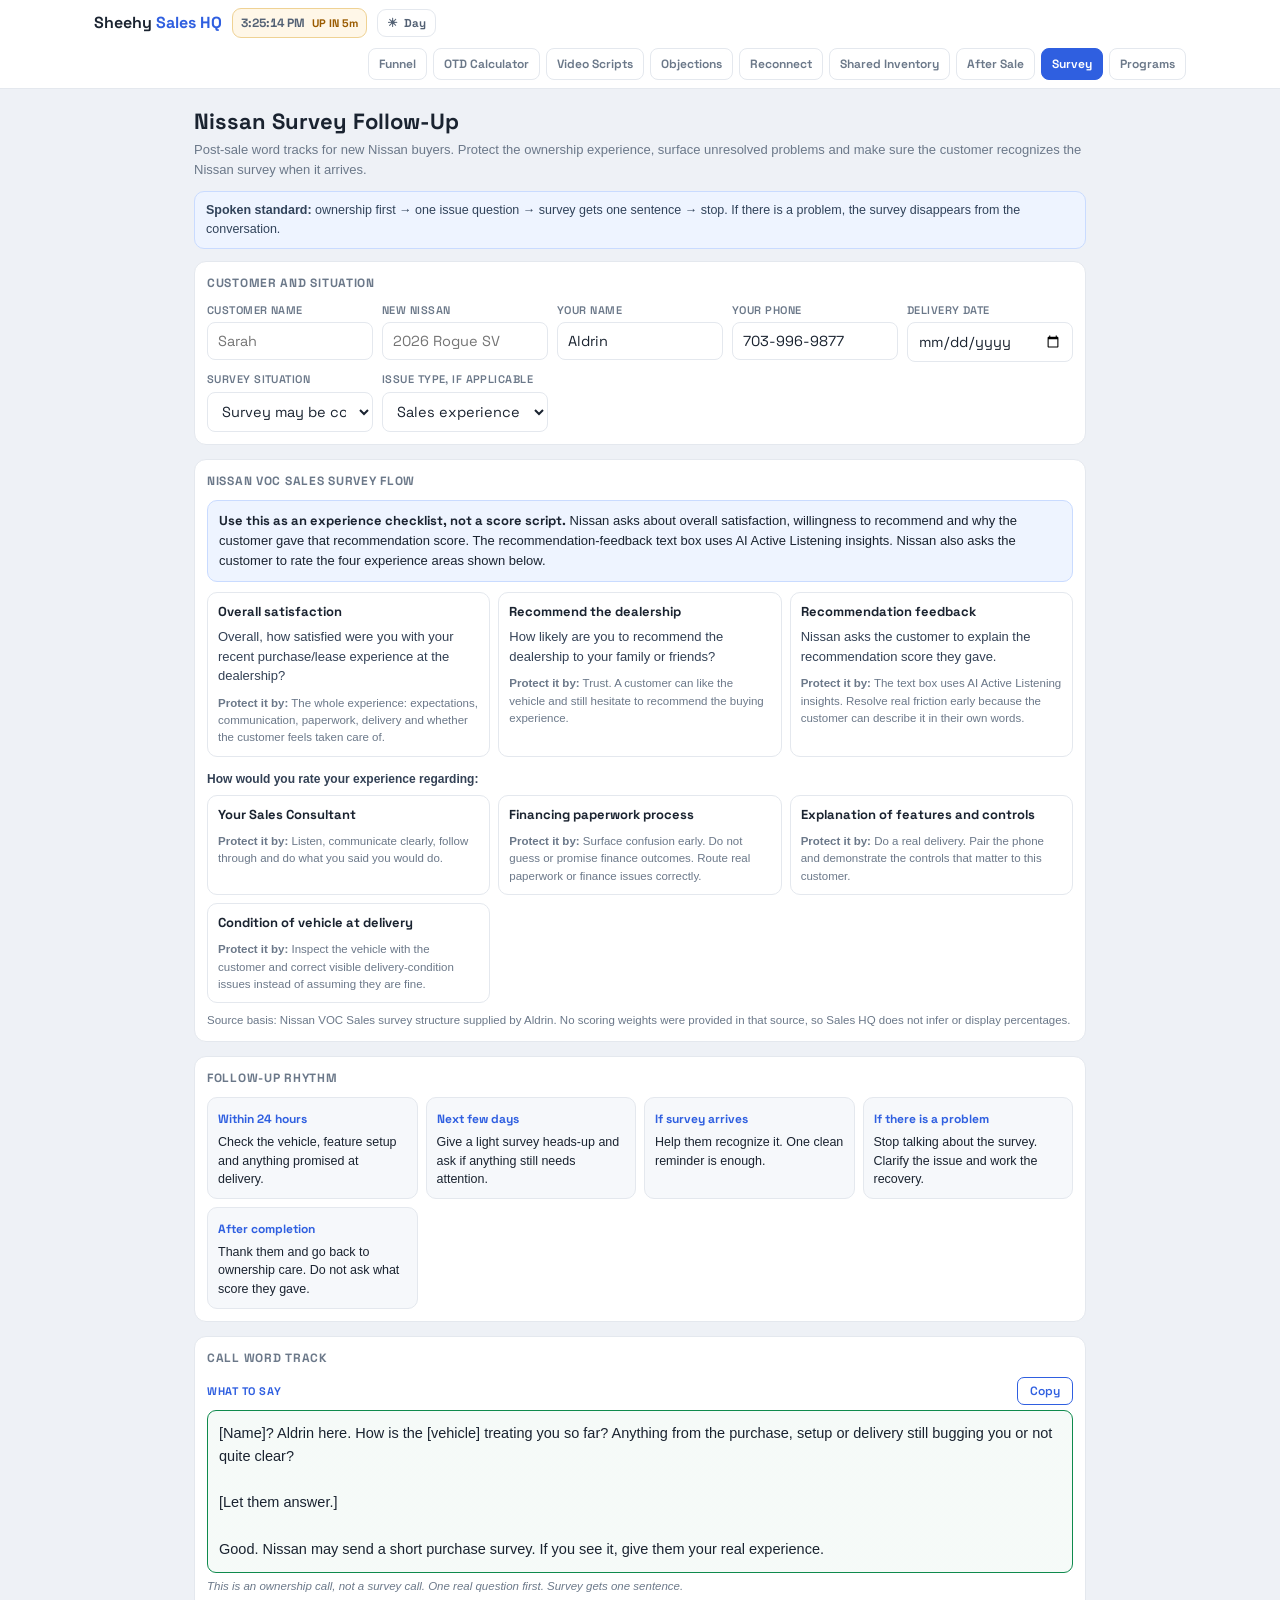
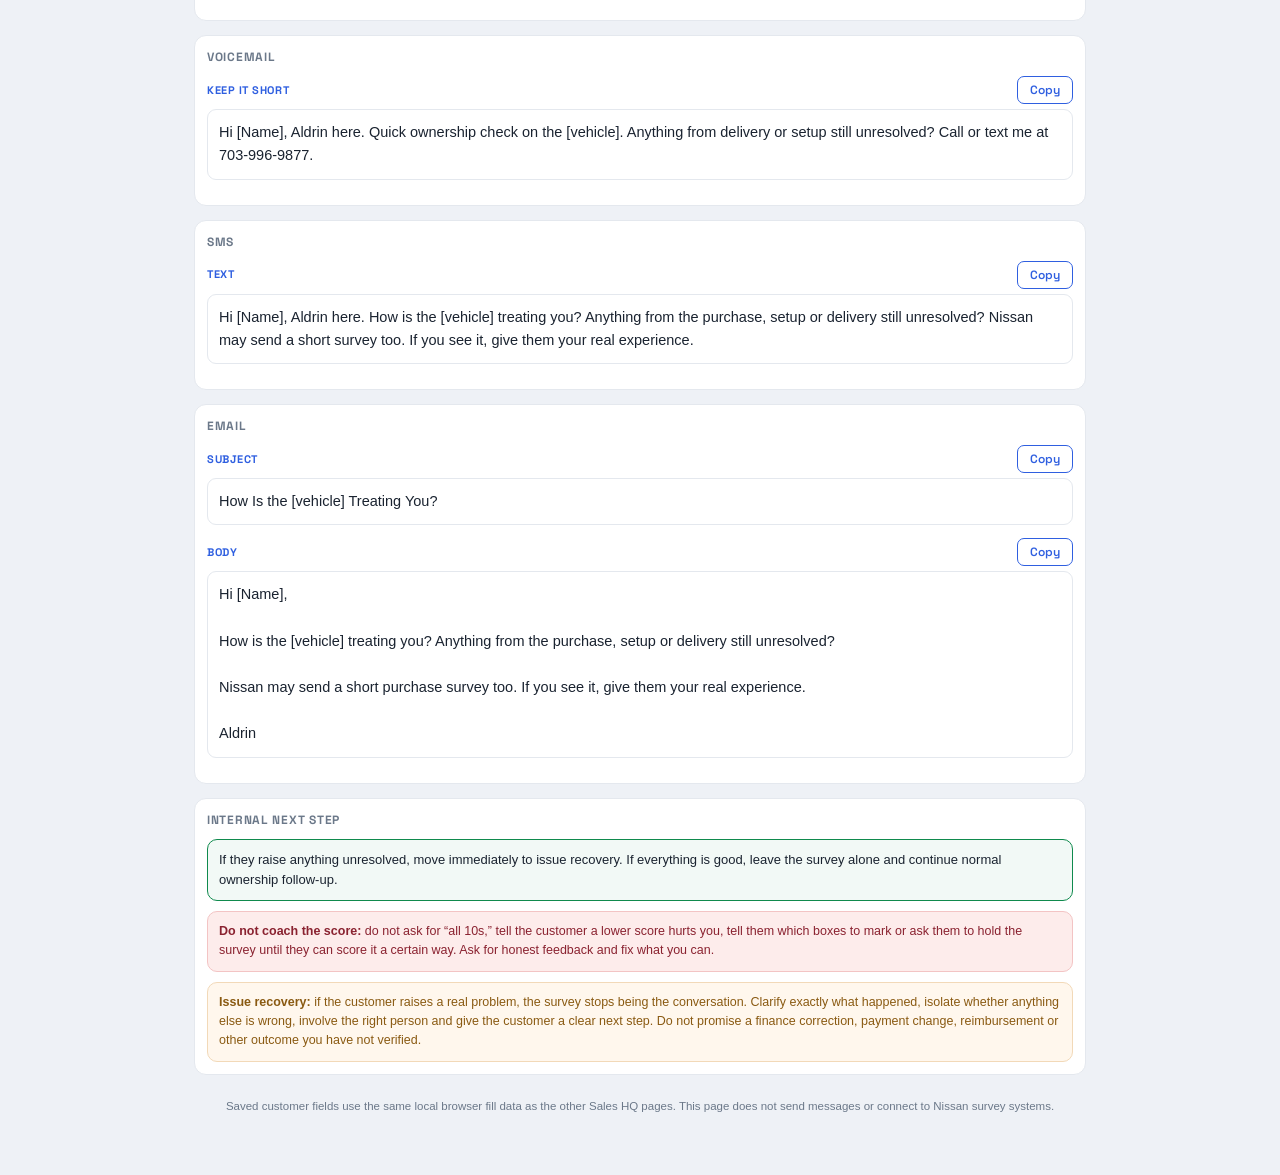
<file: survey.html>
<!DOCTYPE html>
<html lang="en">
<head>
<meta charset="utf-8">
<meta name="viewport" content="width=device-width, initial-scale=1">
<title>Nissan Survey Follow-Up · Sheehy Sales HQ</title>
<link rel="preconnect" href="https://fonts.googleapis.com">
<link rel="preconnect" href="https://fonts.gstatic.com" crossorigin>
<link href="https://fonts.googleapis.com/css2?family=Space+Grotesk:wght@500;600;700&display=swap" rel="stylesheet">
<style>
  :root{--ink:#1a2330;--muted:#6b7889;--line:#e4e8ee;--paper:#fff;--card:#f6f8fb;--accent:#2f5fe0;--good:#0f8a4d;--bad:#c0334d;--warn:#8a5a12;--bg:#eef1f6}
  *{box-sizing:border-box}
  body{margin:0;background:var(--bg);color:var(--ink);font-family:-apple-system,BlinkMacSystemFont,"Segoe UI",Roboto,Helvetica,Arial,sans-serif;font-size:15px;line-height:1.5}
  .wrap{max-width:920px;margin:0 auto;padding:0 14px 60px}
  .page-title{font-family:'Space Grotesk',sans-serif;font-size:22px;font-weight:700;margin:16px 0 2px}
  .sub{font-size:13px;color:var(--muted);margin:0 0 12px}
  .panel{background:var(--paper);border:1px solid var(--line);border-radius:12px;padding:12px;margin:0 0 14px}
  .panel h2{font-family:'Space Grotesk',sans-serif;font-size:12px;font-weight:700;text-transform:uppercase;letter-spacing:.06em;color:var(--muted);margin:0 0 10px}
  .grid{display:grid;grid-template-columns:repeat(auto-fit,minmax(165px,1fr));gap:9px}
  .grid label{display:flex;flex-direction:column;gap:4px;font-family:'Space Grotesk',sans-serif;font-size:11px;font-weight:600;text-transform:uppercase;letter-spacing:.04em;color:var(--muted)}
  input,select,textarea{border:1px solid var(--line);border-radius:8px;padding:9px 10px;font-family:inherit;font-size:14.5px;background:#fff;color:var(--ink);text-transform:none;letter-spacing:normal;font-weight:400}
  textarea{width:100%;resize:vertical;line-height:1.6}
  .weights{display:grid;grid-template-columns:repeat(auto-fit,minmax(245px,1fr));gap:8px}
  .weight{border:1px solid var(--line);border-radius:10px;padding:9px 10px;background:#fff}
  .weight-top{display:flex;justify-content:space-between;gap:10px;align-items:center;font-size:13px;margin-bottom:6px}
  .weight-top b{font-family:'Space Grotesk',sans-serif;font-size:13px}
  .pct{font-family:'Space Grotesk',sans-serif;font-weight:700;color:var(--accent)}
  .bar{height:6px;border-radius:999px;background:#edf0f5;overflow:hidden}
  .fill{height:100%;background:var(--accent);border-radius:999px}
  .weight-note{font-size:11.5px;color:var(--muted);margin-top:9px;line-height:1.5}
  .callout{border:1px solid #c9dbff;background:#eef4ff;border-radius:10px;padding:10px 11px;font-size:13px;line-height:1.55;margin-bottom:10px}
  .callout b{font-family:'Space Grotesk',sans-serif}
  .warn{border:1px solid #f2d9b8;background:#fff7ed;color:var(--warn);border-radius:10px;padding:10px 11px;font-size:12.5px;line-height:1.55;margin-top:10px}
  .stop{border:1px solid #f3c4c4;background:#fdeceb;color:#8a2230;border-radius:10px;padding:10px 11px;font-size:12.5px;line-height:1.55;margin-top:10px}
  .steps{display:grid;grid-template-columns:repeat(auto-fit,minmax(180px,1fr));gap:8px}
  .timing{border:1px solid var(--line);border-radius:10px;padding:9px 10px;background:var(--card)}
  .timing b{font-family:'Space Grotesk',sans-serif;font-size:12px;color:var(--accent)}
  .timing div{font-size:12.5px;margin-top:3px}
  .script{margin-bottom:13px}
  .sh{display:flex;justify-content:space-between;gap:8px;align-items:center;margin-bottom:5px}
  .sh b{font-family:'Space Grotesk',sans-serif;font-size:11px;font-weight:700;text-transform:uppercase;letter-spacing:.05em;color:var(--accent)}
  .cpy{border:1px solid var(--accent);background:transparent;color:var(--accent);border-radius:7px;padding:5px 12px;font-family:'Space Grotesk',sans-serif;font-size:12px;font-weight:600;cursor:pointer}
  .cpy:active{transform:translateY(1px)}
  .line{border:1px solid var(--line);border-radius:9px;padding:11px;font-size:14.5px;line-height:1.6;background:#fff;white-space:pre-wrap}
  .line.ask{border-color:var(--good);background:linear-gradient(0deg,rgba(15,138,77,.04),rgba(15,138,77,.04)),#fff}
  .cue{display:block;font-size:11.5px;color:var(--muted);font-style:italic;margin-top:5px}
  .route{border:1px solid var(--good);border-radius:10px;background:rgba(15,138,77,.05);padding:10px 11px;font-size:13px;line-height:1.55}
  .route b{font-family:'Space Grotesk',sans-serif}
  .foot{text-align:center;color:var(--muted);font-size:11.5px;margin-top:22px;line-height:1.6}
</style>
</head>
<body>
<script src="./nav.js" defer></script>

<div class="wrap">
  <h1 class="page-title">Nissan Survey Follow-Up</h1>
  <p class="sub">Post-sale word tracks for new Nissan buyers. Protect the ownership experience, surface unresolved problems and make sure the customer recognizes the Nissan survey when it arrives.</p>

  <div class="panel">
    <h2>Customer and situation</h2>
    <div class="grid">
      <label>Customer name<input data-f="name" autocomplete="off" placeholder="Sarah"></label>
      <label>New Nissan<input data-f="vehicle" autocomplete="off" placeholder="2026 Rogue SV"></label>
      <label>Your name<input data-f="agent" autocomplete="off" placeholder="Aldrin"></label>
      <label>Your phone<input data-f="number" autocomplete="off" placeholder="703 996 9877"></label>
      <label>Delivery date<input type="date" id="deliveryDate"></label>
      <label>Survey situation<select id="scenario">
        <option value="pre">Survey may be coming soon</option>
        <option value="arrived">Survey likely arrived</option>
        <option value="notreceived">Customer cannot find the survey</option>
        <option value="issue">Customer has an unresolved issue</option>
        <option value="completed">Customer already completed it</option>
      </select></label>
      <label>Issue type, if applicable<select id="concern">
        <option value="sales">Sales experience</option>
        <option value="finance">Financing or paperwork</option>
        <option value="features">Features or controls</option>
        <option value="condition">Vehicle condition at delivery</option>
        <option value="other">Something else</option>
      </select></label>
    </div>
  </div>

  <div class="panel">
    <h2>How this sample survey is weighted</h2>
    <div class="callout"><b>What matters operationally:</b> overall satisfaction and willingness to recommend make up half of the sample score. The rest is driven by the sales consultant, finance/paperwork, feature explanation and delivery condition. That means survey protection starts during the sale and delivery, not when the email arrives.</div>
    <div class="weights">
      <div class="weight"><div class="weight-top"><b>Overall Purchase / Lease Satisfaction</b><span class="pct">25%</span></div><div class="bar"><div class="fill" style="width:100%"></div></div></div>
      <div class="weight"><div class="weight-top"><b>Recommend the Dealer</b><span class="pct">25%</span></div><div class="bar"><div class="fill" style="width:100%"></div></div></div>
      <div class="weight"><div class="weight-top"><b>Your Sales Consultant</b><span class="pct">17.5%</span></div><div class="bar"><div class="fill" style="width:70%"></div></div></div>
      <div class="weight"><div class="weight-top"><b>Financing / Paperwork Process</b><span class="pct">15%</span></div><div class="bar"><div class="fill" style="width:60%"></div></div></div>
      <div class="weight"><div class="weight-top"><b>Explanation of Features / Controls</b><span class="pct">8.75%</span></div><div class="bar"><div class="fill" style="width:35%"></div></div></div>
      <div class="weight"><div class="weight-top"><b>Vehicle Condition at Delivery</b><span class="pct">8.75%</span></div><div class="bar"><div class="fill" style="width:35%"></div></div></div>
    </div>
    <div class="weight-note">Based on the sample Nissan survey provided. The open-ended feedback box in the sample is marked “Not scored.” Survey wording and weighting can change, so treat this page as a working guide unless the current Nissan survey is verified.</div>
  </div>

  <div class="panel">
    <h2>Follow-up rhythm</h2>
    <div class="steps">
      <div class="timing"><b>Within 24 hours</b><div>Check the vehicle, feature setup and anything promised at delivery.</div></div>
      <div class="timing"><b>Next few days</b><div>Give a light survey heads-up and ask if anything still needs attention.</div></div>
      <div class="timing"><b>If survey arrives</b><div>Help them recognize it. One clean reminder is enough.</div></div>
      <div class="timing"><b>If there is a problem</b><div>Stop talking about the survey. Clarify the issue and work the recovery.</div></div>
      <div class="timing"><b>After completion</b><div>Thank them and go back to ownership care. Do not ask what score they gave.</div></div>
    </div>
  </div>

  <div class="panel">
    <h2>Call word track</h2>
    <div class="script">
      <div class="sh"><b>What to say</b><button class="cpy" data-copy="callOut">Copy</button></div>
      <div class="line ask" id="callOut"></div>
      <span class="cue" id="callCue"></span>
    </div>
  </div>

  <div class="panel">
    <h2>Voicemail</h2>
    <div class="script">
      <div class="sh"><b>Keep it short</b><button class="cpy" data-copy="vmOut">Copy</button></div>
      <div class="line" id="vmOut"></div>
    </div>
  </div>

  <div class="panel">
    <h2>SMS</h2>
    <div class="script">
      <div class="sh"><b>Text</b><button class="cpy" data-copy="smsOut">Copy</button></div>
      <div class="line" id="smsOut"></div>
    </div>
  </div>

  <div class="panel">
    <h2>Email</h2>
    <div class="script">
      <div class="sh"><b>Subject</b><button class="cpy" data-copy="subjOut">Copy</button></div>
      <div class="line" id="subjOut"></div>
    </div>
    <div class="script">
      <div class="sh"><b>Body</b><button class="cpy" data-copy="emailOut">Copy</button></div>
      <div class="line" id="emailOut"></div>
    </div>
  </div>

  <div class="panel">
    <h2>Internal next step</h2>
    <div class="route" id="routeOut"></div>
    <div class="stop"><b>Do not coach the score:</b> do not ask for “all 10s,” tell the customer a lower score hurts you, tell them which boxes to mark or ask them to hold the survey until they can score it a certain way. Ask for honest feedback and fix what you can.</div>
    <div class="warn"><b>Issue recovery:</b> if the customer raises a real problem, the survey stops being the conversation. Clarify exactly what happened, isolate whether anything else is wrong, involve the right person and give the customer a clear next step. Do not promise a finance correction, payment change, reimbursement or other outcome you have not verified.</div>
  </div>

  <div class="foot">Saved customer fields use the same local browser fill data as the other Sales HQ pages. This page does not send messages or connect to Nissan survey systems.</div>
</div>

<script>
const $=id=>document.getElementById(id);
const FILL_KEY='shq_fill_v1';
let F=(function(){try{return JSON.parse(localStorage.getItem(FILL_KEY)||'{}');}catch(e){return {};}})();
function saveFill(){try{localStorage.setItem(FILL_KEY,JSON.stringify(F));}catch(e){}}
function tok(k,fb){return (F[k]&&String(F[k]).trim())||fb;}
function nm(){return tok('name','[Name]');}
function veh(){return tok('vehicle','[vehicle]');}
function ag(){return tok('agent','[agent]');}
function num(){return tok('number','[number]');}

function concernLabel(){
  const c=$('concern').value;
  if(c==='finance') return 'the financing or paperwork';
  if(c==='features') return 'the features or controls';
  if(c==='condition') return 'the vehicle condition at delivery';
  if(c==='other') return 'what happened';
  return 'the sales experience';
}

function outputs(){
  const N=nm(), V=veh(), A=ag(), P=num(), sc=$('scenario').value, issue=concernLabel();

  if(sc==='pre') return {
    call:'Hi '+N+', this is '+A+' at Sheehy Nissan. I wanted to check on you now that you have had a little time with the '+V+'. How is it treating you so far?\n\n[Let them answer.]\n\nNissan may send you a short survey about your purchase experience. If it comes through, I would appreciate you taking a minute to answer it honestly. Before that, is there anything from the purchase, delivery or vehicle setup that you still need me to help with?',
    cue:'Lead with ownership, not the survey. The question you care about is whether anything is still unresolved.',
    vm:'Hi '+N+', this is '+A+' at Sheehy Nissan. I am just checking on you and the '+V+' after delivery. Nissan may send a short survey as well, and I mainly want to make sure nothing from your purchase or delivery still needs attention. Call or text me at '+P+'. Thanks.',
    sms:'Hi '+N+', '+A+' at Sheehy Nissan. Quick ownership check, how is the '+V+' treating you? Nissan may send a short purchase survey. If it comes through, please answer it honestly. Anything from the purchase or delivery I still need to help with?',
    subject:'⭐ Quick Check-In on Your New '+V,
    email:'Hi '+N+',\n\nI wanted to check in now that you have had a little time with the '+V+'. How is everything going so far?\n\nNissan may also send you a short survey about your purchase experience. If you see it, I would appreciate you taking a minute to answer it honestly. More importantly, if anything from the purchase, delivery or vehicle setup still needs attention, reply to me and let me know.\n\nI want to make sure you are taken care of after the sale too.\n\nBest,\n'+A,
    route:'<b>Goal:</b> uncover anything unresolved before it becomes a frustration. If everything is good, leave it there. Do not turn a good ownership check-in into a speech about survey scores.'
  };

  if(sc==='arrived') return {
    call:'Hi '+N+', '+A+' at Sheehy Nissan. Quick follow-up on the '+V+'. Nissan may have sent the purchase survey by now, and sometimes those emails get buried. I wanted to make sure you recognized it if it came through.\n\nMore importantly, before we talk about the survey, is everything from your purchase, paperwork, vehicle setup and delivery where it needs to be?',
    cue:'If they say something is wrong, stop the survey conversation and move into issue recovery.',
    vm:'Hi '+N+', this is '+A+' at Sheehy Nissan. Quick check-in on the '+V+'. Nissan may have sent a short purchase survey, so check spam or junk if you do not see it. More importantly, I want to make sure everything from your purchase and delivery is taken care of. Call or text me at '+P+'.',
    sms:'Hi '+N+', '+A+' at Sheehy Nissan. Nissan may have sent your purchase survey by now. If you do not see it, check spam or junk. More importantly, is there anything from the purchase, paperwork, vehicle setup or delivery that still needs attention?',
    subject:'⭐ A Quick Nissan Survey Check-In, '+N,
    email:'Hi '+N+',\n\nI wanted to check in on the '+V+'. Nissan may have sent a short survey about your purchase experience by now. If you do not see it in your inbox, it may be worth checking spam or junk.\n\nPlease answer it honestly based on your experience. If anything from the purchase, paperwork, vehicle setup or delivery still needs attention, tell me what happened and I will work on the right next step.\n\nBest,\n'+A,
    route:'<b>Goal:</b> make the survey recognizable without pressuring the customer. One reminder is enough. If they have a concern, work the concern instead of repeating the survey ask.'
  };

  if(sc==='notreceived') return {
    call:'No problem, '+N+'. I would not spend a lot of time hunting for it. Check your inbox, spam or junk and try searching for Nissan. If it is not there, leave it alone and it may show up later.\n\nWhile I have you, how is the '+V+' treating you? Anything you need help with?',
    cue:'Do not invent a sender address, subject line or resend process unless you have verified it.',
    vm:'Hi '+N+', '+A+' at Sheehy Nissan. About the Nissan survey, if you have not seen it, check spam or junk and try searching for Nissan. No need to chase it beyond that. I also wanted to make sure the '+V+' is treating you well. Call or text me at '+P+' if you need anything.',
    sms:'No problem if you have not seen the Nissan survey, '+N+'. Check spam or junk and try searching for Nissan. If it is not there, do not worry about it. How is the '+V+' treating you so far?',
    subject:'⭐ Looking for Your Nissan Survey, '+N,
    email:'Hi '+N+',\n\nNo problem if the Nissan survey has not shown up. It may be worth checking spam or junk and searching your mailbox for Nissan. If it is not there, I would not spend time chasing it.\n\nIf it arrives later, please answer it honestly based on your experience. In the meantime, if you need anything with the '+V+', just reply to me.\n\nBest,\n'+A,
    route:'<b>Goal:</b> help them locate it without making claims about delivery timing or the exact sender. Do not repeatedly contact them just because the survey has not appeared.'
  };

  if(sc==='issue') return {
    call:'Thank you for telling me, '+N+'. Forget the survey for a moment. I want to deal with the actual issue first. When you say there was a problem with '+issue+', what specifically happened?\n\n[Listen and clarify.]\n\nOther than that, is there anything else from the purchase or delivery that is not where it should be?\n\nGot it. I am going to get the right person involved rather than guess, and I will come back to you with the next step.',
    cue:'Clarify, isolate, then act. Do not defend the store before you understand the complaint.',
    vm:'Hi '+N+', this is '+A+' at Sheehy Nissan. I am following up on the concern you raised about '+issue+'. I want to make sure I understand it correctly and get the right person involved. Call or text me at '+P+' when you have a minute.',
    sms:'Thanks for telling me, '+N+'. I want to focus on the issue, not the survey. When you say there was a problem with '+issue+', what specifically happened? I will get the right person involved once I understand it clearly.',
    subject:'🔧 Let’s Get This Handled, '+N,
    email:'Hi '+N+',\n\nThank you for telling me about the issue with '+issue+'. I do not want to guess at the solution or turn this into a survey conversation while something is unresolved.\n\nPlease reply with what specifically happened and what you expected instead. I will make sure the right person is involved and come back to you with the next step.\n\nBest,\n'+A,
    route:issueRoute()
  };

  return {
    call:'Hi '+N+', '+A+' at Sheehy Nissan. I just wanted to thank you for taking the time to complete the Nissan survey. I appreciate the feedback. I am not calling to ask what score you gave. I wanted to check on the '+V+' and make sure you are still taken care of. Any feature, service or ownership question I can help with?',
    cue:'Do not ask what score they gave. Move the relationship forward into ownership care and referrals later, when appropriate.',
    vm:'Hi '+N+', '+A+' at Sheehy Nissan. Thank you for taking the time to complete the Nissan survey. I appreciate the feedback. I am also checking on the '+V+' and making sure you have everything you need. Call or text me at '+P+' if anything comes up.',
    sms:'Hi '+N+', '+A+' at Sheehy Nissan. Thanks for taking the time to complete the Nissan survey. I appreciate the feedback. How is the '+V+' treating you? Any feature or ownership question I can help with?',
    subject:'🔑 Thank You for Your Feedback, '+N,
    email:'Hi '+N+',\n\nThank you for taking the time to complete the Nissan survey. I appreciate the feedback.\n\nI also wanted to check on the '+V+'. If any feature, service or ownership question comes up, reply to me first and I will help get you pointed in the right direction.\n\nEnjoy the new Nissan.\n\nBest,\n'+A,
    route:'<b>Goal:</b> thank them and continue ownership care. Do not ask what score they submitted or try to debate feedback after the fact.'
  };
}

function issueRoute(){
  const c=$('concern').value;
  if(c==='finance') return '<b>Finance / paperwork:</b> involve the appropriate finance manager. Do not guess at APR, lender decisions, contract changes, refunds, payment changes or protection products.';
  if(c==='features') return '<b>Features / controls:</b> own this one first. Offer a short feature reset in person or by phone/video. If the question involves service or a technical fault, bring in the right department.';
  if(c==='condition') return '<b>Vehicle condition at delivery:</b> document exactly what the customer is seeing, when they noticed it and what they were told. Involve the appropriate manager, service or detail team rather than promising a remedy.';
  if(c==='sales') return '<b>Sales experience:</b> clarify the exact breakdown, acknowledge it without arguing and brief your sales manager cleanly. Do not blame another employee to the customer.';
  return '<b>Other concern:</b> identify the real owner of the problem before promising a fix. Give the customer a clear next step and keep responsibility for the follow-up.';
}

function render(){
  const o=outputs();
  $('callOut').textContent=o.call;
  $('callCue').textContent=o.cue;
  $('vmOut').textContent=o.vm;
  $('smsOut').textContent=o.sms;
  $('subjOut').textContent=o.subject;
  $('emailOut').textContent=o.email;
  $('routeOut').innerHTML=o.route;
}

function copyText(text,btn){
  const done=()=>{const old=btn.textContent;btn.textContent='Copied';setTimeout(()=>btn.textContent=old,1000);};
  if(navigator.clipboard&&navigator.clipboard.writeText){navigator.clipboard.writeText(text).then(done,()=>{});}
}

document.querySelectorAll('[data-copy]').forEach(btn=>{
  btn.addEventListener('click',()=>copyText($(btn.dataset.copy).textContent,btn));
});

document.querySelectorAll('[data-f]').forEach(inp=>{
  if(F[inp.dataset.f]) inp.value=F[inp.dataset.f];
  inp.addEventListener('input',()=>{F[inp.dataset.f]=inp.value.trim();saveFill();render();});
});
$('scenario').addEventListener('change',render);
$('concern').addEventListener('change',render);
render();
</script>
</body>
</html>
</file>
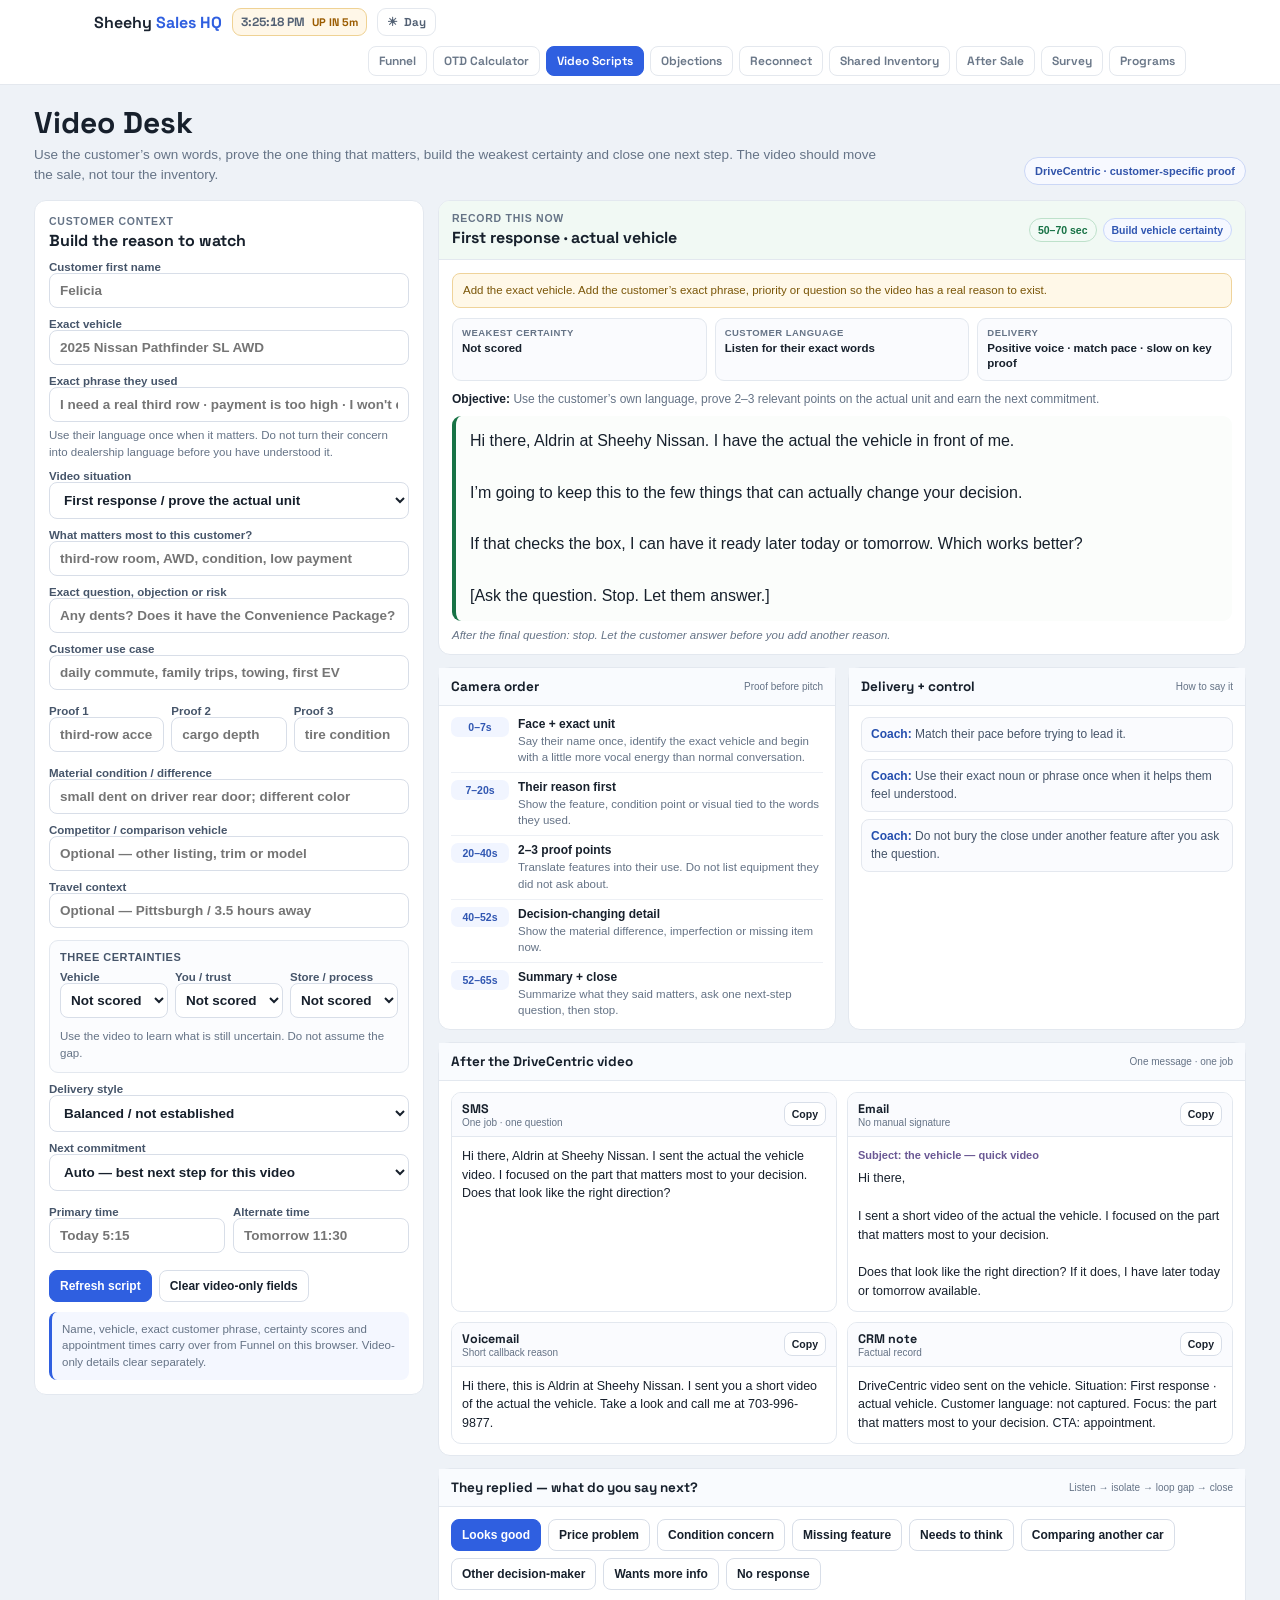
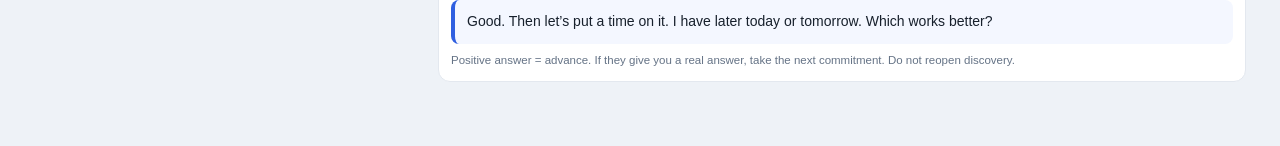
<file: video-scripts.html>
<!DOCTYPE html>
<html lang="en">
<head>
<meta charset="utf-8">
<meta name="viewport" content="width=device-width,initial-scale=1">
<title>Video Desk | Sheehy Sales HQ</title>
<link rel="preconnect" href="https://fonts.googleapis.com">
<link rel="preconnect" href="https://fonts.gstatic.com" crossorigin>
<link href="https://fonts.googleapis.com/css2?family=Space+Grotesk:wght@500;600;700&display=swap" rel="stylesheet">
<link rel="stylesheet" href="./video-desk.css">
<script src="./nav.js" defer></script>
<script src="./video-desk.js" defer></script>
</head>
<body>
<main class="wrap">
  <section class="hero">
    <div>
      <h1>Video Desk</h1>
      <p>Use the customer’s own words, prove the one thing that matters, build the weakest certainty and close one next step. The video should move the sale, not tour the inventory.</p>
    </div>
    <div class="hero-tag">DriveCentric · customer-specific proof</div>
  </section>

  <section class="app">
    <aside class="panel setup">
      <div class="panel-title"><div><div class="kicker">Customer context</div><h2>Build the reason to watch</h2></div></div>
      <label>Customer first name<input id="clientName" data-f="name" autocomplete="off" placeholder="Felicia"></label>
      <label>Exact vehicle<input id="vehicle" data-f="vehicle" autocomplete="off" placeholder="2025 Nissan Pathfinder SL AWD"></label>
      <label>Exact phrase they used<input id="customerPhrase" data-f="customerphrase" autocomplete="off" placeholder="I need a real third row · payment is too high · I won't drive 3 hours for a maybe"></label>
      <div class="micro">Use their language once when it matters. Do not turn their concern into dealership language before you have understood it.</div>

      <label>Video situation<select id="situation">
        <option value="first">First response / prove the actual unit</option>
        <option value="feature">Specific feature or configuration question</option>
        <option value="used">Used-vehicle condition proof</option>
        <option value="damage">Damage / imperfection close-up</option>
        <option value="remote">Remote buyer / proof before travel</option>
        <option value="price">Price shopper / apples-to-apples value</option>
        <option value="family">Family space / comfort / utility</option>
        <option value="truck">Truck / SUV capability</option>
        <option value="performance">Luxury / performance vehicle</option>
        <option value="ev">EV / hybrid ownership fit</option>
        <option value="compare">Comparable / alternative vehicle</option>
      </select></label>

      <label>What matters most to this customer?<input id="customerNeed" data-f="prioritytext" autocomplete="off" placeholder="third-row room, AWD, condition, low payment"></label>
      <label>Exact question, objection or risk<input id="concern" autocomplete="off" placeholder="Any dents? Does it have the Convenience Package?"></label>
      <label>Customer use case<input id="useCase" autocomplete="off" placeholder="daily commute, family trips, towing, first EV"></label>

      <div class="three">
        <label>Proof 1<input id="proof1" autocomplete="off" placeholder="third-row access"></label>
        <label>Proof 2<input id="proof2" autocomplete="off" placeholder="cargo depth"></label>
        <label>Proof 3<input id="proof3" autocomplete="off" placeholder="tire condition"></label>
      </div>
      <label>Material condition / difference<input id="condition" autocomplete="off" placeholder="small dent on driver rear door; different color"></label>
      <label>Competitor / comparison vehicle<input id="comparison" autocomplete="off" placeholder="Optional — other listing, trim or model"></label>
      <label>Travel context<input id="travel" autocomplete="off" placeholder="Optional — Pittsburgh / 3.5 hours away"></label>

      <div class="method-box">
        <div class="box-title">Three certainties</div>
        <div class="three certainty-grid">
          <label>Vehicle<select id="certaintyVehicle" data-f="certvehicle"><option value="">Not scored</option><option value="1">1 · very low</option><option value="2">2</option><option value="3">3</option><option value="4">4</option><option value="5">5 · uncertain</option><option value="6">6</option><option value="7">7</option><option value="8">8</option><option value="9">9</option><option value="10">10 · strong</option></select></label>
          <label>You / trust<select id="certaintyYou" data-f="certyou"><option value="">Not scored</option><option value="1">1 · very low</option><option value="2">2</option><option value="3">3</option><option value="4">4</option><option value="5">5 · uncertain</option><option value="6">6</option><option value="7">7</option><option value="8">8</option><option value="9">9</option><option value="10">10 · strong</option></select></label>
          <label>Store / process<select id="certaintyStore" data-f="certstore"><option value="">Not scored</option><option value="1">1 · very low</option><option value="2">2</option><option value="3">3</option><option value="4">4</option><option value="5">5 · uncertain</option><option value="6">6</option><option value="7">7</option><option value="8">8</option><option value="9">9</option><option value="10">10 · strong</option></select></label>
        </div>
        <div class="micro" id="certaintyHint">Score only what you actually know. The weakest certainty tells you what the video must prove next.</div>
      </div>

      <label>Delivery style<select id="deliveryStyle" data-f="interactionstyle">
        <option value="neutral">Balanced / not established</option>
        <option value="direct">Direct / decisive</option>
        <option value="warm">Warm / relationship-first</option>
        <option value="formal">Formal / respectful</option>
        <option value="analytical">Analytical / detail-driven</option>
      </select></label>

      <label>Next commitment<select id="nextCommitment">
        <option value="auto">Auto — best next step for this video</option>
        <option value="appointment">Set appointment</option>
        <option value="condition">Confirm condition is acceptable</option>
        <option value="answer">Confirm the question is answered</option>
        <option value="comparison">Get competing listing / written offer</option>
        <option value="remote">Structure the deal remotely</option>
        <option value="trade">Start the trade</option>
      </select></label>
      <div class="row">
        <label>Primary time<input id="timeOne" data-f="daytime" autocomplete="off" placeholder="Today 5:15"></label>
        <label>Alternate time<input id="timeTwo" data-f="alttime" autocomplete="off" placeholder="Tomorrow 11:30"></label>
      </div>
      <div class="controls"><button class="primary" id="refreshBtn" type="button">Refresh script</button><button id="clearVideo" type="button">Clear video-only fields</button></div>
      <div class="note">Name, vehicle, exact customer phrase, certainty scores and appointment times carry over from Funnel on this browser. Video-only details clear separately.</div>
    </aside>

    <section class="work">
      <article class="card record-card">
        <div class="record-head">
          <div><div class="kicker">Record this now</div><h2 id="situationTitle">First response</h2></div>
          <div class="badges"><span class="pill green" id="lengthBadge">60 sec</span><span class="pill blue" id="goalBadge">Earn the appointment</span></div>
        </div>
        <div class="record-body">
          <div class="missing" id="missing"></div>
          <div class="method-strip">
            <div class="method-cell"><span>Weakest certainty</span><b id="certaintyTarget">Not scored</b></div>
            <div class="method-cell"><span>Customer language</span><b id="languageTarget">Listen first</b></div>
            <div class="method-cell"><span>Delivery</span><b id="deliveryTarget">Warm + controlled</b></div>
          </div>
          <div class="objective"><b>Objective:</b> <span id="objectiveText"></span></div>
          <div class="spoken" id="spokenScript"></div>
          <div class="silence-cue">After the final question: stop. Let the customer answer before you add another reason.</div>
        </div>
      </article>

      <div class="grid2">
        <article class="card">
          <div class="card-head"><h3>Camera order</h3><span class="channel-meta">Proof before pitch</span></div>
          <div class="card-body"><div class="shot-list" id="shotList"></div></div>
        </article>
        <article class="card">
          <div class="card-head"><h3>Delivery + control</h3><span class="channel-meta">How to say it</span></div>
          <div class="card-body"><div class="avoid" id="avoidList"></div></div>
        </article>
      </div>

      <article class="card">
        <div class="card-head"><h3>After the DriveCentric video</h3><span class="channel-meta">One message · one job</span></div>
        <div class="card-body"><div class="channels" id="channels"></div></div>
      </article>

      <article class="card reply-card">
        <div class="card-head"><h3>They replied — what do you say next?</h3><span class="channel-meta">Listen → isolate → loop gap → close</span></div>
        <div class="card-body">
          <div class="reply-buttons" id="replyButtons"></div>
          <div class="next-line" id="nextLine"></div>
          <div class="next-after" id="nextAfter"></div>
        </div>
      </article>
    </section>
  </section>
</main>
<div class="toast" id="toast">Copied</div>
</body>
</html>
</file>
<file: after-sale-ui.css>
:root{
  --ink:#142033;--muted:#64748b;--line:#dce5ef;--paper:#fff;--bg:#eef4f8;
  --navy:#102a43;--blue:#2f5fe0;--green:#12805c;--gold:#c17b12;--violet:#7258c9;
  --cyan:#0b8fa9;--coral:#d45d50;--rose:#bd476a;--soft-blue:#edf4ff;--soft-green:#ebf8f2;
  --soft-gold:#fff7e8;--soft-violet:#f4f0ff;--soft-cyan:#ecfbff;--soft-coral:#fff1ef;
  --shadow:0 12px 34px rgba(26,47,76,.08)
}
*{box-sizing:border-box}
body{margin:0;background:linear-gradient(180deg,#e9f2fb 0,#f7f9fb 280px,#edf3f8 100%);color:var(--ink);font-family:"Space Grotesk",-apple-system,BlinkMacSystemFont,"Segoe UI",Roboto,Helvetica,Arial,sans-serif}
.wrap{max-width:1120px;margin:0 auto;padding:24px 16px 64px}
h1{margin:4px 0 4px;font-size:30px;letter-spacing:-.03em;color:var(--navy)}
.lede{margin:0 0 16px;color:var(--muted);font-size:13px}
.panel,.timeline-card,.script-card{background:var(--paper);border:1px solid rgba(166,185,207,.5);border-radius:16px;box-shadow:var(--shadow)}
.panel{padding:16px;margin-bottom:15px}.panel-title{display:flex;justify-content:space-between;align-items:center;gap:10px;margin-bottom:12px}.panel-title h2{margin:0;font-size:16px;color:var(--navy)}
.kicker{font-size:10px;text-transform:uppercase;letter-spacing:.1em;font-weight:900;color:var(--blue)}
.grid{display:grid;grid-template-columns:repeat(4,minmax(0,1fr));gap:10px}
label{display:block;font-size:10.5px;font-weight:850;text-transform:uppercase;letter-spacing:.045em;color:var(--muted)}
input,select,textarea{width:100%;margin-top:5px;border:1px solid #d5dfeb;border-radius:10px;background:#fff;color:var(--ink);padding:10px 11px;font:inherit;font-size:13.5px;outline:none}
input:focus,select:focus,textarea:focus{border-color:#4f73f1;box-shadow:0 0 0 3px rgba(47,95,224,.11)}textarea{resize:vertical;min-height:82px;line-height:1.5}
.mini-btn,.copy-btn,.link-btn{border:1px solid #ccd8e6;background:#fff;color:#536174;border-radius:9px;padding:8px 10px;font:inherit;font-size:11.5px;font-weight:850;cursor:pointer;text-decoration:none;display:inline-flex;align-items:center;justify-content:center}.mini-btn.primary,.copy-btn{background:var(--blue);border-color:var(--blue);color:#fff}.mini-btn.done{background:var(--soft-green);border-color:#b6dfcb;color:#0f6e4d}.mini-btn:hover,.copy-btn:hover,.link-btn:hover{filter:brightness(.98)}
.now-panel{background:linear-gradient(135deg,#102a43,#1f4d75);color:#fff;border:0}.now-panel .kicker{color:#b8d5ff}.now-panel h2{color:#fff}.now-grid{display:grid;grid-template-columns:1.25fr .75fr;gap:12px}.now-copy{font-size:17px;font-weight:850;line-height:1.4}.now-sub{font-size:12px;color:#d7e6f5;margin-top:6px}.now-meta{display:flex;gap:7px;flex-wrap:wrap;align-content:flex-start}.pill{border-radius:999px;padding:6px 9px;font-size:11px;font-weight:850;background:#fff;border:1px solid #dce5ef;color:#5d6b7d}.now-panel .pill{background:rgba(255,255,255,.12);border-color:rgba(255,255,255,.22);color:#fff}.pill.good{background:var(--soft-green);border-color:#b5dfca;color:#0f6c4b}.pill.warn{background:var(--soft-gold);border-color:#eed19d;color:#8b5908}.pill.blue{background:var(--soft-blue);border-color:#c9d8ff;color:#3157bf}
.kpi-grid{display:grid;grid-template-columns:repeat(6,minmax(0,1fr));gap:8px}.kpi{border:1px solid #dce5ef;border-radius:12px;padding:10px;background:#fbfdff}.kpi b{display:block;font-size:11px;color:var(--navy);line-height:1.3}.kpi span{display:block;margin-top:5px;font-size:18px;font-weight:900;color:var(--blue)}.kpi-foot{display:flex;justify-content:space-between;gap:10px;align-items:center;margin-top:10px;font-size:11.5px;color:var(--muted)}
.timeline{display:grid;grid-template-columns:repeat(3,minmax(0,1fr));gap:10px}.timeline-card{padding:13px;box-shadow:none;position:relative;border-top:4px solid #cbd6e3}.timeline-card.due{border-top-color:var(--coral);background:linear-gradient(180deg,#fff,#fff9f8)}.timeline-card.upcoming{border-top-color:var(--blue)}.timeline-card.complete{border-top-color:var(--green);opacity:.82}.timeline-card.optional{border-top-color:var(--violet)}.timeline-top{display:flex;justify-content:space-between;gap:8px;align-items:flex-start}.timeline-day{font-size:10px;text-transform:uppercase;letter-spacing:.08em;font-weight:900;color:var(--blue)}.timeline-card h3{margin:3px 0 6px;font-size:14px;color:var(--navy)}.timeline-card p{margin:0;color:#58677a;font-size:12px;line-height:1.45}.timeline-date{margin-top:8px;font-size:11px;font-weight:800;color:#758397}.timeline-actions{display:flex;gap:6px;flex-wrap:wrap;margin-top:10px}
.workspace-title{display:flex;justify-content:space-between;gap:12px;align-items:flex-start}.workspace-title h2{margin:0;color:var(--navy);font-size:18px}.workspace-title p{margin:4px 0 0;color:var(--muted);font-size:12px}.channel-row{display:flex;gap:7px;flex-wrap:wrap;margin:10px 0}.channel-tag{border-radius:999px;padding:6px 9px;font-size:10.5px;font-weight:900}.channel-tag.call{background:var(--soft-green);color:#0f6d4c}.channel-tag.vm{background:var(--soft-gold);color:#8d5a08}.channel-tag.sms{background:var(--soft-cyan);color:#08758b}.channel-tag.email{background:var(--soft-violet);color:#5d48a8}.channel-tag.mail{background:var(--soft-coral);color:#a44b43}.channel-tag.gift{background:#fff2f8;color:#a23c63}
.scripts{display:grid;grid-template-columns:repeat(2,minmax(0,1fr));gap:11px}.script-card{padding:13px;box-shadow:none;border-top:4px solid var(--blue)}.script-card.call{border-top-color:var(--green)}.script-card.vm{border-top-color:var(--gold)}.script-card.sms{border-top-color:var(--cyan)}.script-card.email{border-top-color:var(--violet)}.script-card.mail{border-top-color:var(--coral)}.script-card.gift{border-top-color:var(--rose)}.head{display:flex;justify-content:space-between;align-items:center;gap:8px;margin-bottom:8px}.head b{font-size:12px;color:var(--navy)}.body{white-space:pre-wrap;background:#f7f9fc;border-radius:10px;padding:11px;font-size:13.5px;line-height:1.55;min-height:96px}.subject{background:var(--soft-violet);border:1px dashed #cbbef0;border-radius:9px;padding:8px 9px;margin-bottom:7px;font-size:12px;font-weight:800;color:#4f3e91}
.quick-links{display:flex;gap:8px;flex-wrap:wrap;margin-top:12px}.link-btn.google{border-color:#b9cfff;color:#2f5fe0;background:#f6f9ff}.link-btn.yelp{border-color:#f2c7cc;color:#a7374c;background:#fff7f8}.link-btn.survey{border-color:#cdbef0;color:#5b46aa;background:#f8f5ff}
.note{margin-top:10px;font-size:11.5px;color:var(--muted);line-height:1.5}.issue-banner{display:none;border:1px solid #f0c2cc;background:#fff2f5;color:#92384f;border-radius:12px;padding:11px 12px;margin-bottom:12px;font-size:12.5px;font-weight:750}.issue-banner.on{display:block}
@media(max-width:900px){.grid{grid-template-columns:repeat(2,minmax(0,1fr))}.kpi-grid{grid-template-columns:repeat(3,minmax(0,1fr))}.timeline{grid-template-columns:repeat(2,minmax(0,1fr))}.scripts,.now-grid{grid-template-columns:1fr}}
@media(max-width:560px){.wrap{padding:16px 10px 44px}h1{font-size:25px}.grid,.kpi-grid,.timeline{grid-template-columns:1fr}.panel{padding:13px}.workspace-title{display:block}.scripts{grid-template-columns:1fr}}
</file>
<file: after-sale-memory.css>
.memory-bar{display:grid;grid-template-columns:minmax(240px,1.25fr) auto minmax(220px,1fr);gap:10px;align-items:end;margin:0 0 14px;padding:12px;border:1px solid #dbe6f2;border-radius:13px;background:linear-gradient(135deg,#f8fbff,#f2f7ff)}
.memory-actions{display:flex;gap:7px;align-items:center;padding-bottom:1px}.memory-status{font-size:11.5px;line-height:1.45;color:#627186;padding:8px 10px;border-radius:9px;background:rgba(255,255,255,.7);border:1px solid #e0e8f1}.memory-status.saved{color:#0f6e4d;background:#edf9f3;border-color:#bee4d1}.memory-status.warn{color:#8b5908;background:#fff8e8;border-color:#efd9a9}
.voc-mini{padding:12px 14px}.voc-mini .panel-title{margin-bottom:7px}.voc-mini-row{display:flex;justify-content:space-between;align-items:center;gap:10px;color:#617083;font-size:11.5px;line-height:1.45}
.timeline-select-wrap{display:grid;grid-template-columns:minmax(260px,.8fr) minmax(280px,1.2fr);gap:12px;align-items:end}.timeline-meta{min-height:43px;padding:9px 11px;border:1px solid #dce5ef;border-radius:10px;background:#f7faff;color:#5b6879;font-size:11.5px;line-height:1.4}.timeline-meta b{color:#183b5c}.timeline-meta span{display:block;margin-top:3px;color:#728094}.timeline-source{display:none!important}
#ownershipNotes{min-height:74px}
@media(max-width:800px){.memory-bar{grid-template-columns:1fr}.memory-actions{padding:0}.timeline-select-wrap{grid-template-columns:1fr}.voc-mini-row{align-items:flex-start;flex-direction:column}}
</file>
<file: funnel-ui.css>
:root{
  --ink:#172033;--muted:#64748b;--line:#dfe7f1;--bg:#edf3f9;--paper:#ffffff;
  --navy:#102a43;--blue:#2f5fe0;--blue2:#4f73f1;--cyan:#0891b2;--green:#11845b;
  --gold:#c98211;--violet:#7157c8;--coral:#d95d4f;--rose:#c64267;
  --soft-blue:#eef4ff;--soft-green:#ebf8f2;--soft-gold:#fff7e8;--soft-violet:#f4f0ff;
  --soft-cyan:#ecfbff;--soft-coral:#fff1ef;--shadow:0 12px 34px rgba(26,47,76,.09);
}
*{box-sizing:border-box}
html{scroll-behavior:smooth}
body{margin:0;background:linear-gradient(180deg,#eaf2fb 0,#f6f8fb 260px,#edf3f9 100%);color:var(--ink);font-family:"Space Grotesk",-apple-system,BlinkMacSystemFont,"Segoe UI",Roboto,Helvetica,Arial,sans-serif}
.wrap{max-width:1100px;margin:0 auto;padding:24px 16px 64px}
h1{margin:4px 0 16px;font-size:30px;letter-spacing:-.025em;color:var(--navy)}
.panel,.script-card{background:var(--paper);border:1px solid rgba(169,187,209,.48);border-radius:16px;box-shadow:var(--shadow)}
.panel{padding:17px;margin-bottom:15px;scroll-margin-top:92px}
.panel-title{display:flex;align-items:center;justify-content:space-between;gap:12px;margin-bottom:13px}
.panel-title h2{margin:0;font-size:16px;color:var(--navy)}
.kicker{font-size:10px;text-transform:uppercase;letter-spacing:.1em;font-weight:800;color:var(--blue)}
.context-grid{display:grid;grid-template-columns:repeat(4,minmax(0,1fr));gap:10px}
label{display:block;font-size:10.5px;font-weight:800;text-transform:uppercase;letter-spacing:.045em;color:var(--muted)}
input,select{width:100%;margin-top:5px;border:1px solid #d7e0eb;border-radius:10px;background:#fff;color:var(--ink);padding:10px 11px;font:inherit;font-size:13.5px;outline:none;transition:.15s ease}
input:focus,select:focus{border-color:var(--blue2);box-shadow:0 0 0 3px rgba(47,95,224,.11)}
button:focus-visible,a:focus-visible,summary:focus-visible,input:focus-visible,select:focus-visible{outline:3px solid rgba(47,95,224,.35);outline-offset:2px}
.context-tools{display:grid;grid-template-columns:1.1fr .9fr;gap:10px;margin-top:11px}
.context-box{border:1px solid #dfe7f1;border-radius:13px;padding:11px;background:#f8fbff}
.context-box .box-title{font-size:10px;text-transform:uppercase;letter-spacing:.08em;font-weight:850;color:var(--muted);margin-bottom:8px}
.channel-chips{display:flex;flex-wrap:wrap;gap:7px}.channel-chip{border:1px solid #ced9e6;background:#fff;color:#526174;border-radius:999px;padding:7px 11px;font:inherit;font-size:12px;font-weight:800;cursor:pointer;min-height:40px}.channel-chip.on[data-channel="phone"]{background:var(--soft-green);border-color:#a8dbc6;color:#0f6e4d}.channel-chip.on[data-channel="text"]{background:var(--soft-cyan);border-color:#a8dce8;color:#08738c}.channel-chip.on[data-channel="email"]{background:var(--soft-violet);border-color:#cfc2f2;color:#6048ae}
.context-status{display:flex;flex-wrap:wrap;gap:7px;margin-top:9px}.status-pill{border-radius:999px;padding:6px 9px;font-size:11px;font-weight:800;background:#fff;border:1px solid #dce5ef;color:#5e6d80}.status-pill.good{background:var(--soft-green);border-color:#b9e1cf;color:#116947}.status-pill.warn{background:var(--soft-gold);border-color:#efd4a6;color:#8b5a09}.status-pill.blue{background:var(--soft-blue);border-color:#cad9ff;color:#3155bf}.status-pill.bad{background:#fff0f3;border-color:#efc2cd;color:#9e3550}
.inline-row{display:flex;align-items:center;gap:7px;flex-wrap:wrap}.inline-row input{flex:1;min-width:180px;margin-top:0}.mini-btn,.copy-btn{border:1px solid #cfd9e7;background:#fff;color:#526174;border-radius:9px;padding:8px 10px;font:inherit;font-size:11.5px;font-weight:800;cursor:pointer;min-height:38px}.mini-btn.primary,.copy-btn{background:var(--blue);border-color:var(--blue);color:#fff}.mini-btn:hover,.copy-btn:hover{filter:brightness(.98)}
.actions{display:flex;align-items:center;gap:8px;margin-top:11px}.quiet{font-size:11px;color:var(--muted)}
.situation-grid{display:grid;grid-template-columns:.8fr 1.2fr;gap:10px}
.behavior-bar{margin-top:11px;display:flex;flex-wrap:wrap;gap:7px;align-items:center}.behavior-name{font-size:14px;font-weight:850;color:var(--navy)}
.scripts-title{margin:18px 2px 10px;font-size:18px;color:var(--navy);scroll-margin-top:92px}
.scripts-grid{display:grid;grid-template-columns:repeat(2,minmax(0,1fr));gap:12px}
.script-card{padding:14px;min-width:0;border-top:4px solid var(--blue)}
.script-card.call{border-top-color:var(--green)}.script-card.vm{border-top-color:var(--gold)}.script-card.sms{border-top-color:var(--cyan)}.script-card.email{border-top-color:var(--violet)}.script-card.video{border-top-color:var(--coral)}
.card-head{display:flex;justify-content:space-between;align-items:center;gap:8px;margin-bottom:9px}.channel-name{font-size:13px;font-weight:900;color:var(--navy)}.channel-name small{font-weight:650;color:var(--muted);margin-left:5px}
.script-body{white-space:pre-wrap;background:#f7f9fc;border-radius:11px;padding:12px;font-size:13.5px;line-height:1.56;min-height:104px;overflow-wrap:anywhere}.subject{background:var(--soft-violet);border:1px dashed #c9bcec;color:#4e3c91;border-radius:9px;padding:9px 10px;margin-bottom:8px;font-size:12.5px;font-weight:800}
.empty-channels{grid-column:1/-1;background:#fff5f7;border:1px solid #efcad3;border-radius:13px;padding:14px;color:#8f344a;font-size:13px;font-weight:700}
.video-panel{background:linear-gradient(145deg,#fff 0,#fff8f6 100%)}
.video-grid{display:grid;grid-template-columns:1.2fr .8fr;gap:12px}.sixpo{display:grid;gap:7px}.po{display:grid;grid-template-columns:38px 1fr;gap:9px;align-items:start;background:#fff;border:1px solid #eadfdd;border-radius:11px;padding:9px}.po-num{height:30px;width:30px;border-radius:9px;background:var(--soft-coral);color:#a8463e;display:flex;align-items:center;justify-content:center;font-size:11px;font-weight:900}.po b{display:block;font-size:12px;color:var(--navy);margin-bottom:2px}.po span{font-size:12.5px;line-height:1.45;color:#526174}.companion{background:#fff;border:1px solid #eadfdd;border-radius:12px;padding:11px}.companion h3{margin:0 0 8px;font-size:13px;color:var(--navy)}
.delivery-grid{display:grid;grid-template-columns:repeat(2,minmax(0,1fr));gap:10px}.notice{white-space:pre-wrap;background:#f7f9fc;border:1px solid #dfe7f1;border-radius:11px;padding:12px;margin-top:10px;font-size:13px;line-height:1.55}.delivery-actions{display:flex;gap:7px;flex-wrap:wrap;margin-top:9px}
details.attempts{margin-top:12px;border:1px solid #dfe7f1;border-radius:11px;background:#fbfcfe}details.attempts summary{cursor:pointer;padding:10px 11px;font-size:12px;font-weight:850;color:#58687c}.attempt-body{border-top:1px solid #e7edf4;padding:11px}.attempt-grid{display:grid;grid-template-columns:1fr 1fr auto;gap:7px;align-items:end}.attempt-grid select{margin-top:4px}.logitem{display:flex;justify-content:space-between;gap:10px;padding:8px 0;border-top:1px solid #e7edf4;font-size:12px}.logmeta{color:var(--muted);font-size:11px}.logrm{border:0;background:none;color:#a13c56;font-size:11px;cursor:pointer}

.funnel-jump-nav{display:flex;gap:7px;overflow-x:auto;padding:3px 1px 10px;margin:-3px 0 5px;scrollbar-width:thin;-webkit-overflow-scrolling:touch}.funnel-jump-nav a{flex:0 0 auto;text-decoration:none;color:#526174;background:#fff;border:1px solid #d7e0eb;border-radius:999px;padding:8px 12px;font-size:11.5px;font-weight:850;min-height:38px;display:inline-flex;align-items:center}.funnel-jump-nav a:hover{border-color:var(--blue);color:var(--blue)}
.contact-control{background:linear-gradient(145deg,#fff 0,#f8fbff 100%)}
.contact-metrics{display:grid;grid-template-columns:repeat(4,minmax(0,1fr));gap:8px;margin-bottom:11px}.contact-metric{border:1px solid #dfe7f1;border-radius:12px;padding:10px 11px;background:#fff;min-width:0}.contact-metric span{display:block;font-size:9.5px;text-transform:uppercase;letter-spacing:.07em;font-weight:850;color:var(--muted);margin-bottom:3px}.contact-metric b{font-size:14px;color:var(--navy);overflow-wrap:anywhere}
.attempt-view-row{display:grid;grid-template-columns:minmax(220px,.7fr) 1.3fr;gap:10px;align-items:end;margin-bottom:12px}.attempt-status{border:1px dashed #cbd7e6;border-radius:10px;background:#fff;padding:10px 11px;font-size:12px;line-height:1.45;color:#526174;min-height:42px;display:flex;align-items:center}
.outcome-label{font-size:10px;text-transform:uppercase;letter-spacing:.08em;font-weight:850;color:var(--muted);margin:2px 0 7px}.outcome-grid{display:grid;grid-template-columns:repeat(5,minmax(0,1fr));gap:7px}.outcome-btn{border:1px solid #ccd8e7;background:#fff;color:#43546a;border-radius:10px;min-height:44px;padding:8px 9px;font:inherit;font-size:11.5px;font-weight:850;cursor:pointer;line-height:1.2}.outcome-btn:hover:not(:disabled){border-color:var(--blue);color:var(--blue);background:#f7f9ff}.outcome-btn.success{border-color:#aad9c4;background:var(--soft-green);color:#0f6d4c}.outcome-btn.warn{border-color:#ecd2a8;background:var(--soft-gold);color:#865609}.outcome-btn.danger{border-color:#efc2cd;background:#fff0f3;color:#9b3450}.outcome-btn:disabled{opacity:.38;cursor:not-allowed;filter:grayscale(.2)}
.next-action{margin-top:12px;border:1px solid #c8d9ff;background:var(--soft-blue);border-radius:13px;padding:11px 12px}.next-action span{display:block;font-size:9.5px;text-transform:uppercase;letter-spacing:.08em;font-weight:850;color:#5570bc;margin-bottom:3px}.next-action b{display:block;color:var(--navy);font-size:13.5px;margin-bottom:3px}.next-action p{margin:0;color:#40536c;font-size:12.5px;line-height:1.5}
details.contact-history{margin-top:11px;border:1px solid #dfe7f1;border-radius:11px;background:#fff}details.contact-history summary{cursor:pointer;padding:10px 11px;font-size:12px;font-weight:850;color:#58687c}.contact-history-item{padding:8px 11px;border-top:1px solid #edf1f6}.contact-history-item div{display:flex;justify-content:space-between;gap:10px;font-size:11.5px}.contact-history-item b{color:var(--navy)}.contact-history-item span{color:var(--muted);white-space:nowrap}.reset-tracking{margin:9px 11px 11px}.contact-storage-note{margin-top:8px}

@media(max-width:850px){.context-grid{grid-template-columns:repeat(2,minmax(0,1fr))}.context-tools,.video-grid,.situation-grid,.scripts-grid{grid-template-columns:1fr}.attempt-grid{grid-template-columns:1fr 1fr}.attempt-grid .mini-btn{grid-column:1/-1}.contact-metrics{grid-template-columns:repeat(2,minmax(0,1fr))}.outcome-grid{grid-template-columns:repeat(3,minmax(0,1fr))}}
@media(max-width:620px){.attempt-view-row{grid-template-columns:1fr}.outcome-grid{grid-template-columns:repeat(2,minmax(0,1fr))}.copy-btn,.mini-btn,.outcome-btn,.funnel-jump-nav a{min-height:44px}.funnel-jump-nav{margin-left:-2px;margin-right:-2px}.contact-history-item div{display:block}.contact-history-item span{display:block;margin-top:2px;white-space:normal}}
@media(max-width:520px){.wrap{padding:16px 10px 44px}h1{font-size:25px}.context-grid{grid-template-columns:1fr}.panel{padding:13px}.delivery-grid{grid-template-columns:1fr}.contact-metrics{grid-template-columns:repeat(2,minmax(0,1fr))}.contact-metric{padding:9px}.contact-metric b{font-size:13px}.outcome-btn{font-size:11px;padding:8px 6px}.scripts-title{margin-top:15px}}
</file>
<file: funnel-unavailable-options.css>
.unavailable-options{margin-top:12px;padding:13px;border:1px solid #d5e0ee;border-radius:13px;background:linear-gradient(135deg,#f7faff,#f2f7ff)}
.unavailable-options[hidden]{display:none!important}.unavailable-head{display:flex;justify-content:space-between;align-items:flex-start;gap:10px;margin-bottom:10px}.unavailable-head b{display:block;color:#173a5c;font-size:13px}.unavailable-head span{display:block;margin-top:3px;color:#66768a;font-size:11.5px;line-height:1.4}.replacement-grid{display:grid;grid-template-columns:repeat(3,minmax(0,1fr));gap:10px}.replacement-summary{display:inline-flex;align-items:center;border-radius:999px;padding:6px 9px;background:#eaf2ff;color:#3157bf;font-size:10.5px;font-weight:850;white-space:nowrap}.replacement-actions{display:flex;gap:8px;align-items:end}.replacement-actions .link-btn{margin-top:5px}.replacement-note{margin-top:9px;color:#68778a;font-size:11px;line-height:1.45}
@media(max-width:850px){.replacement-grid{grid-template-columns:repeat(2,minmax(0,1fr))}.unavailable-head{display:block}.replacement-summary{margin-top:7px}}
@media(max-width:560px){.replacement-grid{grid-template-columns:1fr}.replacement-actions{align-items:stretch;flex-direction:column}}
</file>
<file: otd-calculator/styles.css>
:root{font-family:Inter,ui-sans-serif,-apple-system,BlinkMacSystemFont,"Segoe UI",sans-serif;color:#162238;background:#f3f5f7;font-synthesis:none}*{box-sizing:border-box}[hidden]{display:none!important}body{margin:0;min-width:320px}button,input,select{font:inherit}button{cursor:pointer}.shell{max-width:1250px;padding:0 28px;margin:auto}.masthead{display:flex;align-items:center;justify-content:space-between;gap:18px;padding:37px 0 28px}.identity{display:flex;align-items:center;gap:16px}.mark{display:grid;place-items:center;background:#b72030;color:white;width:47px;height:47px;border-radius:12px;font-weight:900;font-size:1.55rem;letter-spacing:-.08em;box-shadow:0 4px 13px #b7203033}.eyebrow,.section-number,.desk-tag{display:block;color:#8b96a5;font-size:.72rem;font-weight:800;letter-spacing:.12em}.eyebrow{color:#b72030;margin:0 0 4px}h1{margin:0;font-size:1.58rem;letter-spacing:-.04em;line-height:1.12}h2{margin:5px 0 0;font-size:1.2rem;letter-spacing:-.028em}.desk-tag{padding:10px 13px;background:white;border:1px solid #e3e8ed;border-radius:8px;white-space:nowrap}.workspace{display:grid;grid-template-columns:minmax(0,1.19fr) minmax(340px,.81fr);align-items:start;gap:22px}.card{background:#fff;border:1px solid #e3e8ed;border-radius:17px;box-shadow:0 7px 30px #17263d0a}.inputs{padding:27px 30px 31px}.section-head{margin:0 0 21px}.section-head.secondary{margin:27px 0 17px}.field{display:flex;flex-direction:column;gap:8px;min-width:0}.field.full{margin:0 0 20px}.field>span:first-child,legend{font-size:.86rem;font-weight:700;color:#405069}input,select{width:100%;height:46px;border:1px solid #dce3eb;border-radius:9px;background:#fff;color:#172238;outline:none;transition:border-color .14s,box-shadow .14s}input{padding:0 12px}select{padding:0 12px;appearance:none;background-image:url("data:image/svg+xml,%3Csvg xmlns='http://www.w3.org/2000/svg' width='16' height='16' viewBox='0 0 24 24' fill='none' stroke='%23748296' stroke-width='2.5'%3E%3Cpath d='m6 9 6 6 6-6'/%3E%3C/svg%3E");background-position:right 12px center;background-repeat:no-repeat;padding-right:34px}input:focus,select:focus{border-color:#b72030;box-shadow:0 0 0 3px #b7203020}.input-wrap{display:flex;align-items:center;position:relative}.input-wrap.leading>span{position:absolute;left:13px;color:#7f8ba0;font-weight:700;pointer-events:none}.input-wrap.leading input{padding-left:29px}.region-picks{border:0;padding:0;margin:0 0 19px;min-width:0}legend{margin:0 0 9px}.chips{display:flex;flex-wrap:wrap;gap:8px}.chip{background:#f5f7f9;color:#41516a;padding:9px 13px;border:1px solid #e0e6ed;border-radius:8px;font-size:.83rem;font-weight:700;min-height:42px}.chip:hover{border-color:#abbbc9}.chip.selected{background:#fff1f2;border-color:#b72030;color:#a31928}.divider{height:1px;background:#e9edf1;margin:4px 0 0}.field-grid{display:grid;grid-template-columns:repeat(2,minmax(0,1fr));gap:15px}.hint{margin:8px 0 0;color:#788498;font-size:.78rem}.trade-grid{margin-top:18px}.state-fields{display:grid;grid-template-columns:repeat(2,minmax(0,1fr));gap:14px}.state-fields .span-2{grid-column:1/-1}.state-fields .context{font-size:.81rem;line-height:1.5;color:#66758a;margin:0;padding:11px 13px;background:#f5f7fa;border-radius:9px}.state-fields .checkline{display:flex;align-items:center;gap:9px;font-size:.83rem;color:#405069}.checkline input{width:18px;height:18px;accent-color:#b72030}.result{position:sticky;top:18px;padding:28px 30px;overflow:hidden}.result-caption{font-size:.97rem;font-weight:600;margin:10px 0 19px;color:#53647c}.total-block{background:#17243a;color:#fff;border-radius:13px;padding:22px 21px 18px;min-height:142px;display:flex;flex-direction:column;justify-content:center;box-shadow:inset 5px 0 0 #c5293a}.total-label{font-size:.75rem;letter-spacing:.12em;color:#aebbd0;font-weight:800}.total-block strong{font-size:clamp(2rem,4.4vw,3.25rem);line-height:1.13;letter-spacing:-.06em;margin-top:7px;overflow-wrap:anywhere}.rounding{color:#c8d5e2;font-size:.8rem;line-height:1.4;margin-top:7px}.result-rows{margin-top:23px}.result-rows>div{display:flex;align-items:baseline;justify-content:space-between;gap:18px;padding:10px 0;border-bottom:1px solid #edf0f3;font-size:.9rem}.result-rows span{color:#647188}.result-rows strong{color:#172238;white-space:nowrap;font-weight:720}.formula{font-size:.83rem;line-height:1.5;color:#4e5c72;background:#f4f6f8;padding:12px 14px;border-radius:8px;margin-top:23px}.formula:empty,.source-link:empty{display:none}.source-link{font-size:.76rem;margin-top:17px}.source-link a{color:#9c1c2a;text-decoration:none;font-weight:700}.source-link a:hover{text-decoration:underline}footer{display:flex;justify-content:space-between;gap:12px;padding:25px 0 32px;color:#8994a3;font-size:.77rem}@media(max-width:900px){.workspace{grid-template-columns:1fr}.inputs{grid-row:1}.result{position:static;grid-row:2}}@media(max-width:550px){.shell{padding:0 14px}.masthead{padding:22px 3px 18px}.mark{width:41px;height:41px;flex:none}.eyebrow{font-size:.64rem}h1{font-size:1.28rem}.desk-tag{display:none}.inputs,.result{padding:22px 19px}.field-grid,.state-fields{gap:12px}.chip{flex:1 1 40%;padding:9px 7px}.result{padding:22px 20px}.total-block strong{font-size:2.8rem}footer{display:block;line-height:1.6}footer span{display:block}}@media(max-width:380px){.field-grid,.state-fields{grid-template-columns:1fr}.state-fields .span-2{grid-column:auto}.chip{font-size:.78rem}}@media(prefers-reduced-motion:reduce){input,select{transition:none}}
.input-wrap.trailing>span{position:absolute;right:13px;color:#7f8ba0;font-weight:700;pointer-events:none}.input-wrap.trailing input{padding-right:31px}
.payment-panel{border-top:1px solid #e4e9ee;margin-top:24px;padding-top:23px}.payment-head{display:flex;justify-content:space-between;align-items:flex-end;gap:14px;margin-bottom:15px}.apr-badge{background:#f3f5f7;color:#596a80;border-radius:999px;padding:7px 10px;font-size:.7rem;font-weight:800;white-space:nowrap}.payment-total{background:#fff2f3;border:1px solid #f1d2d6;border-left:5px solid #b72030;border-radius:11px;padding:17px 16px 15px;display:flex;flex-direction:column}.payment-total>span{color:#9d2532;font-size:.69rem;font-weight:850;letter-spacing:.1em}.payment-total strong{color:#172238;font-size:1.75rem;line-height:1.1;letter-spacing:-.045em;margin-top:6px}.payment-total small{color:#66758a;font-size:.78rem;margin-top:6px}.payment-controls{display:grid;grid-template-columns:repeat(2,minmax(0,1fr));gap:12px;margin-top:17px}.payment-controls .field>span:first-child{font-size:.76rem}.payment-controls input,.payment-controls select{height:42px;font-size:.84rem}.payment-rows{margin-top:15px}.payment-rows>div{display:flex;justify-content:space-between;gap:14px;padding:7px 0;font-size:.78rem;border-bottom:1px solid #edf0f3}.payment-rows span{color:#718096}.payment-rows strong{color:#27364d;white-space:nowrap}.term-strip{display:grid;grid-template-columns:repeat(3,minmax(0,1fr));gap:7px;margin-top:14px}.term-strip>button{display:flex;flex-direction:column;gap:4px;background:#f5f7f9;border:1px solid #e3e8ed;border-radius:8px;padding:9px 7px;text-align:center}.term-strip>button.selected{background:#fff2f3;border-color:#d66773}.term-strip span{font-size:.67rem;color:#77859a;font-weight:800}.term-strip strong{font-size:.69rem;color:#24334b;white-space:nowrap}.payment-basis{font-size:.7rem;line-height:1.45;color:#7b8799;margin:13px 0 0}.payment-basis a{color:#9c1c2a;text-decoration:none;font-weight:700}.payment-basis a:hover{text-decoration:underline}
@media(max-width:550px){.payment-head{align-items:flex-start}.apr-badge{margin-top:2px}.payment-controls{grid-template-columns:1fr 1fr}.payment-total strong{font-size:1.55rem}.term-strip strong{font-size:.64rem}}
@media(max-width:380px){.payment-controls{grid-template-columns:1fr}.term-strip{grid-template-columns:1fr}.term-strip>button{flex-direction:row;justify-content:space-between;text-align:left}}
</file>
<file: sister-store-ui.css>
:root{
  --ink:#172033;--muted:#64748b;--line:#dfe7f1;--bg:#edf3f9;--paper:#fff;--navy:#102a43;
  --blue:#2f5fe0;--green:#11845b;--gold:#c98211;--cyan:#0891b2;--violet:#7157c8;--coral:#d95d4f;
  --soft-blue:#eef4ff;--soft-green:#ebf8f2;--soft-gold:#fff7e8;--soft-violet:#f4f0ff;--soft-cyan:#ecfbff;--soft-coral:#fff1ef;
  --shadow:0 12px 34px rgba(26,47,76,.09)
}
*{box-sizing:border-box}body{margin:0;background:linear-gradient(180deg,#eaf2fb 0,#f7f9fc 240px,#edf3f9 100%);color:var(--ink);font-family:"Space Grotesk",-apple-system,BlinkMacSystemFont,"Segoe UI",Roboto,Helvetica,Arial,sans-serif}.wrap{max-width:1050px;margin:0 auto;padding:24px 16px 60px}h1{margin:4px 0 3px;font-size:29px;letter-spacing:-.025em;color:var(--navy)}.sub{margin:0 0 16px;color:var(--muted);font-size:13px}.panel,.card{background:var(--paper);border:1px solid rgba(169,187,209,.48);border-radius:16px;box-shadow:var(--shadow)}.panel{padding:16px;margin-bottom:15px}.panel h2{margin:0 0 12px;color:var(--navy);font-size:16px}.grid{display:grid;grid-template-columns:repeat(4,minmax(0,1fr));gap:10px}label{display:block;font-size:10.5px;font-weight:800;text-transform:uppercase;letter-spacing:.045em;color:var(--muted)}input,select{width:100%;margin-top:5px;border:1px solid #d7e0eb;border-radius:10px;background:#fff;color:var(--ink);padding:10px 11px;font:inherit;font-size:13.5px;outline:none}input:focus,select:focus{border-color:var(--blue);box-shadow:0 0 0 3px rgba(47,95,224,.11)}.match{margin-top:11px;padding:11px 12px;border-radius:12px;background:linear-gradient(135deg,var(--soft-blue),#fff);border:1px solid #cfdbfa;font-size:13px;line-height:1.5;color:#3c506f}.match b{color:#294fb8}.scripts{display:grid;grid-template-columns:repeat(2,minmax(0,1fr));gap:12px}.card{padding:14px;border-top:4px solid var(--blue)}.card.call{border-top-color:var(--green)}.card.vm{border-top-color:var(--gold)}.card.sms{border-top-color:var(--cyan)}.card.email{border-top-color:var(--violet)}.card.video{border-top-color:var(--coral);grid-column:1/-1}.head{display:flex;justify-content:space-between;align-items:center;gap:8px;margin-bottom:9px}.head b{font-size:13px;color:var(--navy)}.copy{border:1px solid var(--blue);background:var(--blue);color:#fff;border-radius:8px;padding:7px 10px;font:inherit;font-size:11px;font-weight:800;cursor:pointer}.body{white-space:pre-wrap;background:#f7f9fc;border-radius:11px;padding:12px;font-size:13.5px;line-height:1.56;min-height:100px}.subject{background:var(--soft-violet);border:1px dashed #c9bcec;color:#4e3c91;border-radius:9px;padding:9px 10px;margin-bottom:8px;font-size:12.5px;font-weight:800}.video-grid{display:grid;grid-template-columns:repeat(3,minmax(0,1fr));gap:7px}.point{background:#fff;border:1px solid #eadfdd;border-radius:10px;padding:9px}.point b{display:block;color:#a8463e;font-size:11px;margin-bottom:2px}.point span{font-size:12px;line-height:1.4;color:#526174}.tagbar{display:flex;gap:7px;flex-wrap:wrap;margin-top:10px}.tag{border-radius:999px;padding:6px 9px;font-size:11px;font-weight:800;background:var(--soft-green);border:1px solid #b9e1cf;color:#116947}.tag.alt{background:var(--soft-gold);border-color:#efd4a6;color:#8b5a09}.tag.blue{background:var(--soft-blue);border-color:#cad9ff;color:#3155bf}@media(max-width:850px){.grid{grid-template-columns:repeat(2,minmax(0,1fr))}.scripts{grid-template-columns:1fr}.card.video{grid-column:auto}.video-grid{grid-template-columns:1fr 1fr}}@media(max-width:520px){.wrap{padding:16px 10px 44px}.grid,.video-grid{grid-template-columns:1fr}.panel{padding:13px}}
</file>
<file: video-desk.css>
:root{--ink:#17202c;--muted:#657386;--line:#e3e8ef;--paper:#fff;--bg:#eef2f7;--blue:#2f5fe0;--green:#177245;--rose:#b13a58;--gold:#9a6400;--soft-blue:#f4f7ff;--soft-green:#f1f9f4}
*{box-sizing:border-box}body{margin:0;background:var(--bg);color:var(--ink);font-family:-apple-system,BlinkMacSystemFont,"Segoe UI",Roboto,Helvetica,Arial,sans-serif}.wrap{max-width:1240px;margin:0 auto;padding:22px 14px 64px}h1,h2,h3{font-family:"Space Grotesk",sans-serif}.hero{display:flex;justify-content:space-between;gap:18px;align-items:end;margin-bottom:15px}.hero h1{font-size:30px;line-height:1.05;margin:0 0 6px}.hero p{margin:0;color:var(--muted);font-size:13.5px;line-height:1.5;max-width:850px}.hero-tag{font-size:11px;font-weight:800;border:1px solid #cbd7f6;background:#f7f9ff;color:#3154aa;border-radius:999px;padding:7px 10px;white-space:nowrap}.app{display:grid;grid-template-columns:390px minmax(0,1fr);gap:14px;align-items:start}.panel,.card{background:var(--paper);border:1px solid var(--line);border-radius:12px}.panel{padding:14px}.setup{position:sticky;top:72px}.panel-title{display:flex;align-items:start;justify-content:space-between;gap:12px;margin-bottom:9px}.panel-title h2{font-size:16px;margin:0}.kicker{font-size:10.5px;text-transform:uppercase;letter-spacing:.07em;font-weight:800;color:var(--muted);margin-bottom:3px}.box-title{font-size:11px;font-weight:850;color:#46556a;text-transform:uppercase;letter-spacing:.045em;margin-bottom:2px}label{display:block;font-size:11.5px;font-weight:750;color:#46556a;margin:10px 0 5px}input,select,textarea{width:100%;border:1px solid #d8dee8;border-radius:8px;background:#fff;color:var(--ink);font:inherit;font-size:13.5px;padding:9px 10px}textarea{min-height:62px;resize:vertical}input:focus,select:focus,textarea:focus{outline:3px solid rgba(47,95,224,.17);border-color:#8ba6f4}.row{display:grid;grid-template-columns:1fr 1fr;gap:8px}.three{display:grid;grid-template-columns:repeat(3,minmax(0,1fr));gap:7px}.controls{display:flex;gap:7px;flex-wrap:wrap;margin-top:12px}button{border:1px solid #d8dee8;background:#fff;color:var(--ink);border-radius:8px;padding:8px 10px;font:inherit;font-size:12px;font-weight:750;cursor:pointer}button:hover{border-color:#8aa6f7;color:#244fbf}button.primary{background:var(--blue);border-color:var(--blue);color:#fff}.note,.micro{font-size:11.5px;line-height:1.45;color:var(--muted)}.note{margin-top:10px;padding:9px 10px;border-left:3px solid var(--blue);background:var(--soft-blue);border-radius:8px}.micro{margin-top:5px}.method-box{margin-top:12px;padding:10px;border:1px solid var(--line);border-radius:9px;background:#fbfcfe}.certainty-grid label{margin-top:6px}.certainty-grid select{padding:8px 6px}.work{display:grid;gap:12px}.record-card{overflow:hidden}.record-head{display:flex;justify-content:space-between;gap:12px;align-items:center;padding:11px 13px;border-bottom:1px solid var(--line);background:var(--soft-green)}.record-head h2{font-size:16px;margin:0}.badges{display:flex;gap:6px;flex-wrap:wrap;justify-content:flex-end}.pill{display:inline-flex;align-items:center;border:1px solid var(--line);background:#fff;border-radius:999px;padding:5px 8px;font-size:10.5px;font-weight:800;color:#56657a}.pill.green{border-color:#bee1cb;color:var(--green);background:#f2faf5}.pill.blue{border-color:#cad7fb;color:#3157b2;background:#f5f8ff}.record-body{padding:13px}.method-strip{display:grid;grid-template-columns:repeat(3,minmax(0,1fr));gap:8px;margin-bottom:11px}.method-cell{border:1px solid var(--line);border-radius:9px;padding:8px 9px;background:#fafbfe}.method-cell span{display:block;font-size:9.5px;text-transform:uppercase;letter-spacing:.05em;color:var(--muted);font-weight:800;margin-bottom:3px}.method-cell b{display:block;font-size:11.5px;line-height:1.35}.objective{font-size:12px;color:var(--muted);margin-bottom:10px}.objective b{color:var(--ink)}.spoken{font-size:16px;line-height:1.62;white-space:pre-wrap;border-left:4px solid var(--green);padding:12px 14px;background:#fbfdfb;border-radius:9px}.silence-cue{font-size:11.5px;color:var(--muted);margin-top:8px;font-style:italic}.grid2{display:grid;grid-template-columns:1fr 1fr;gap:12px}.card-head{display:flex;justify-content:space-between;align-items:center;gap:10px;padding:10px 12px;border-bottom:1px solid var(--line);background:#f9fbfe}.card-head h3{font-size:13.5px;margin:0}.card-body{padding:11px 12px}.shot-list{display:grid;gap:7px}.shot{display:grid;grid-template-columns:58px minmax(0,1fr);gap:9px;align-items:start;border-bottom:1px solid #edf0f5;padding-bottom:7px}.shot:last-child{border-bottom:0;padding-bottom:0}.shot-time{font-size:10.5px;font-weight:850;color:#3157b2;background:#f1f5ff;border-radius:7px;padding:4px 6px;text-align:center}.shot b{display:block;font-size:12px;margin-bottom:2px}.shot span{display:block;color:var(--muted);font-size:11.5px;line-height:1.4}.avoid{display:grid;gap:7px}.avoid-line{font-size:12px;line-height:1.45;padding:8px 9px;border:1px solid #e4e8ef;background:#fafbfe;border-radius:8px;color:#46556a}.avoid-line b{display:none}.avoid-line:before{content:"Coach: ";font-weight:800;color:#254fae}.channels{display:grid;grid-template-columns:repeat(2,minmax(0,1fr));gap:10px}.channel{border:1px solid var(--line);border-radius:10px;overflow:hidden;background:var(--paper)}.channel-head{display:flex;justify-content:space-between;align-items:center;padding:8px 10px;border-bottom:1px solid var(--line);background:#fafbfe}.channel-name{font-family:"Space Grotesk",sans-serif;font-size:12.5px;font-weight:700}.channel-meta{font-size:10px;color:var(--muted)}.copy{padding:5px 7px;font-size:10.5px}.channel-body{padding:10px;white-space:pre-wrap;font-size:12.5px;line-height:1.5}.subject{display:block;font-size:11px;font-weight:750;color:#6a5894;margin-bottom:6px}.reply-card .card-body{padding:12px}.reply-buttons{display:flex;gap:7px;flex-wrap:wrap;margin-bottom:10px}.reply-buttons button.on{background:var(--blue);border-color:var(--blue);color:#fff}.next-line{border-left:4px solid var(--blue);background:var(--soft-blue);border-radius:8px;padding:11px 12px;font-size:14px;line-height:1.55;white-space:pre-wrap}.next-after{margin-top:8px;color:var(--muted);font-size:11.5px;line-height:1.5;white-space:pre-wrap}.missing{display:none;margin-bottom:10px;border:1px solid #efd39a;background:#fff8e8;color:#7a5608;border-radius:8px;padding:8px 10px;font-size:11.5px;line-height:1.45}.missing.show{display:block}.toast{position:fixed;right:14px;bottom:14px;background:#17202c;color:#fff;border-radius:8px;padding:9px 11px;font-size:12px;opacity:0;transform:translateY(8px);transition:.14s;z-index:10000}.toast.show{opacity:1;transform:none}
html[data-shq-theme="monokai"] .hero-tag,html[data-shq-theme="monokai"] .spoken,html[data-shq-theme="monokai"] .card-head,html[data-shq-theme="monokai"] .channel-head,html[data-shq-theme="monokai"] .channel,html[data-shq-theme="monokai"] .shot-time,html[data-shq-theme="monokai"] .method-cell,html[data-shq-theme="monokai"] .method-box{background:#272822!important;color:#f8f8f2!important;border-color:#49483e!important}html[data-shq-theme="monokai"] .record-head{background:#28301f!important;border-color:#49483e!important}html[data-shq-theme="monokai"] .spoken{border-left-color:#a6e22e!important}html[data-shq-theme="monokai"] .avoid-line{background:#2f302a!important;border-color:#49483e!important;color:#d7d7cf!important}html[data-shq-theme="monokai"] .avoid-line:before{color:#66d9ef!important}html[data-shq-theme="monokai"] .missing{background:#332b1d!important;border-color:#79591f!important;color:#fdc76d!important}html[data-shq-theme="monokai"] .shot{border-bottom-color:#49483e!important}html[data-shq-theme="monokai"] .shot-time{color:#66d9ef!important}html[data-shq-theme="monokai"] .subject{color:#d9c7ff!important}html[data-shq-theme="monokai"] .method-cell span,html[data-shq-theme="monokai"] .micro,html[data-shq-theme="monokai"] .silence-cue{color:#b7b7ae!important}
@media(max-width:930px){.app{grid-template-columns:1fr}.setup{position:static}.grid2,.channels{grid-template-columns:1fr}.hero{display:block}.hero-tag{display:inline-block;margin-top:10px}}@media(max-width:650px){.row,.three,.method-strip{grid-template-columns:1fr}.wrap{padding:18px 10px 48px}.spoken{font-size:15px}.record-head{align-items:flex-start;flex-direction:column}.badges{justify-content:flex-start}}
</file>
